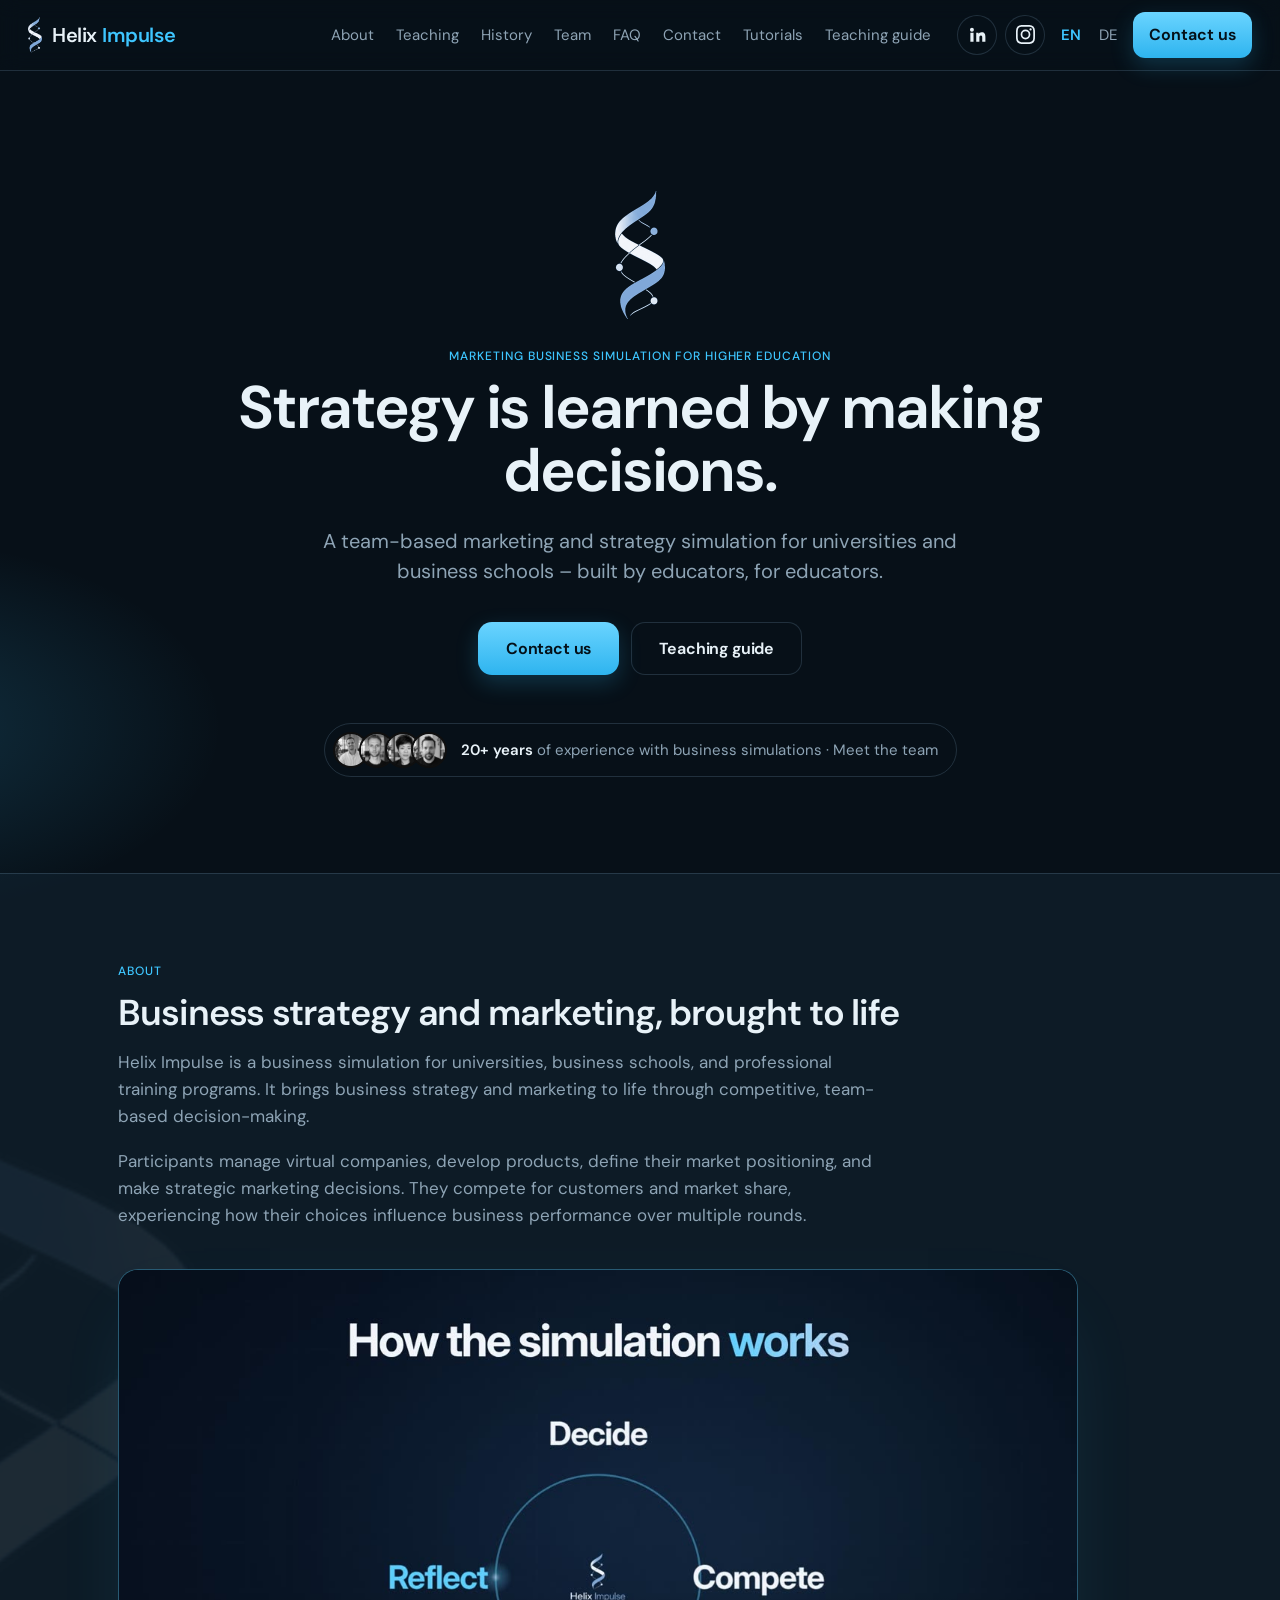
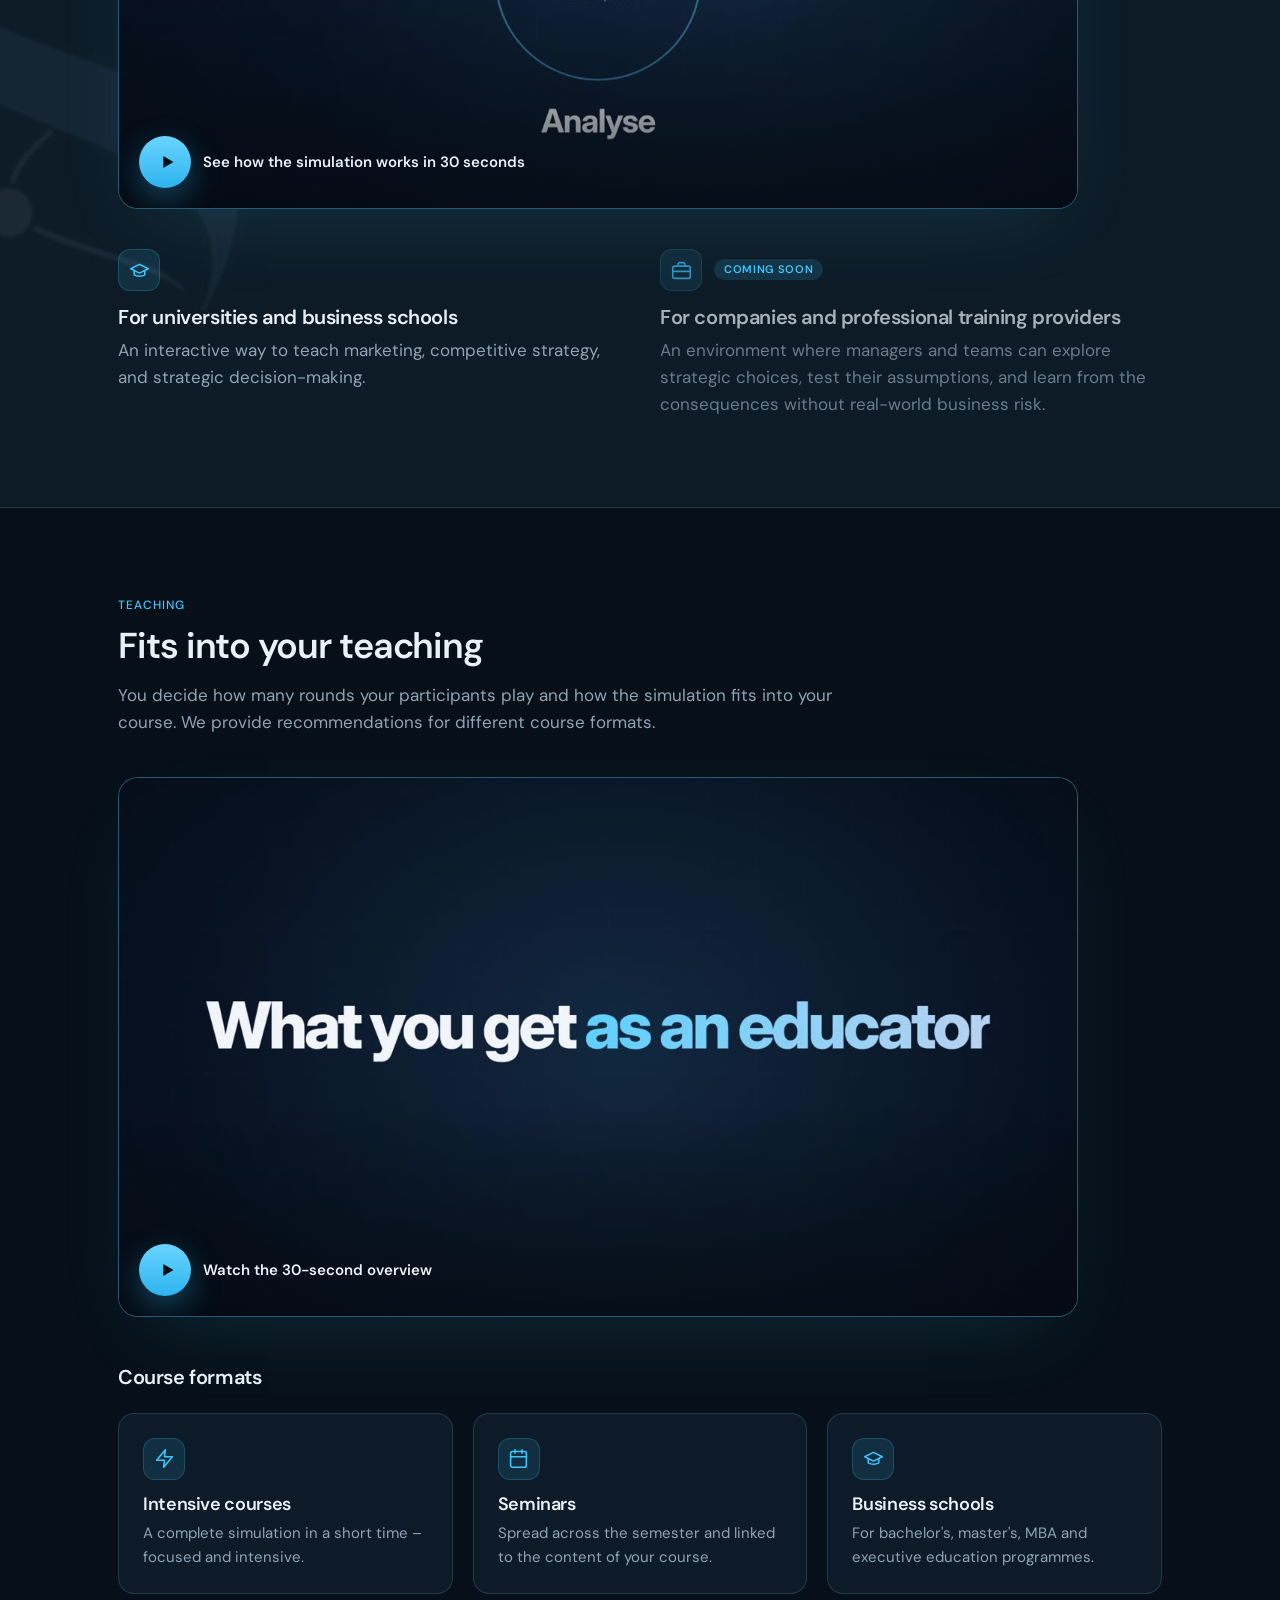
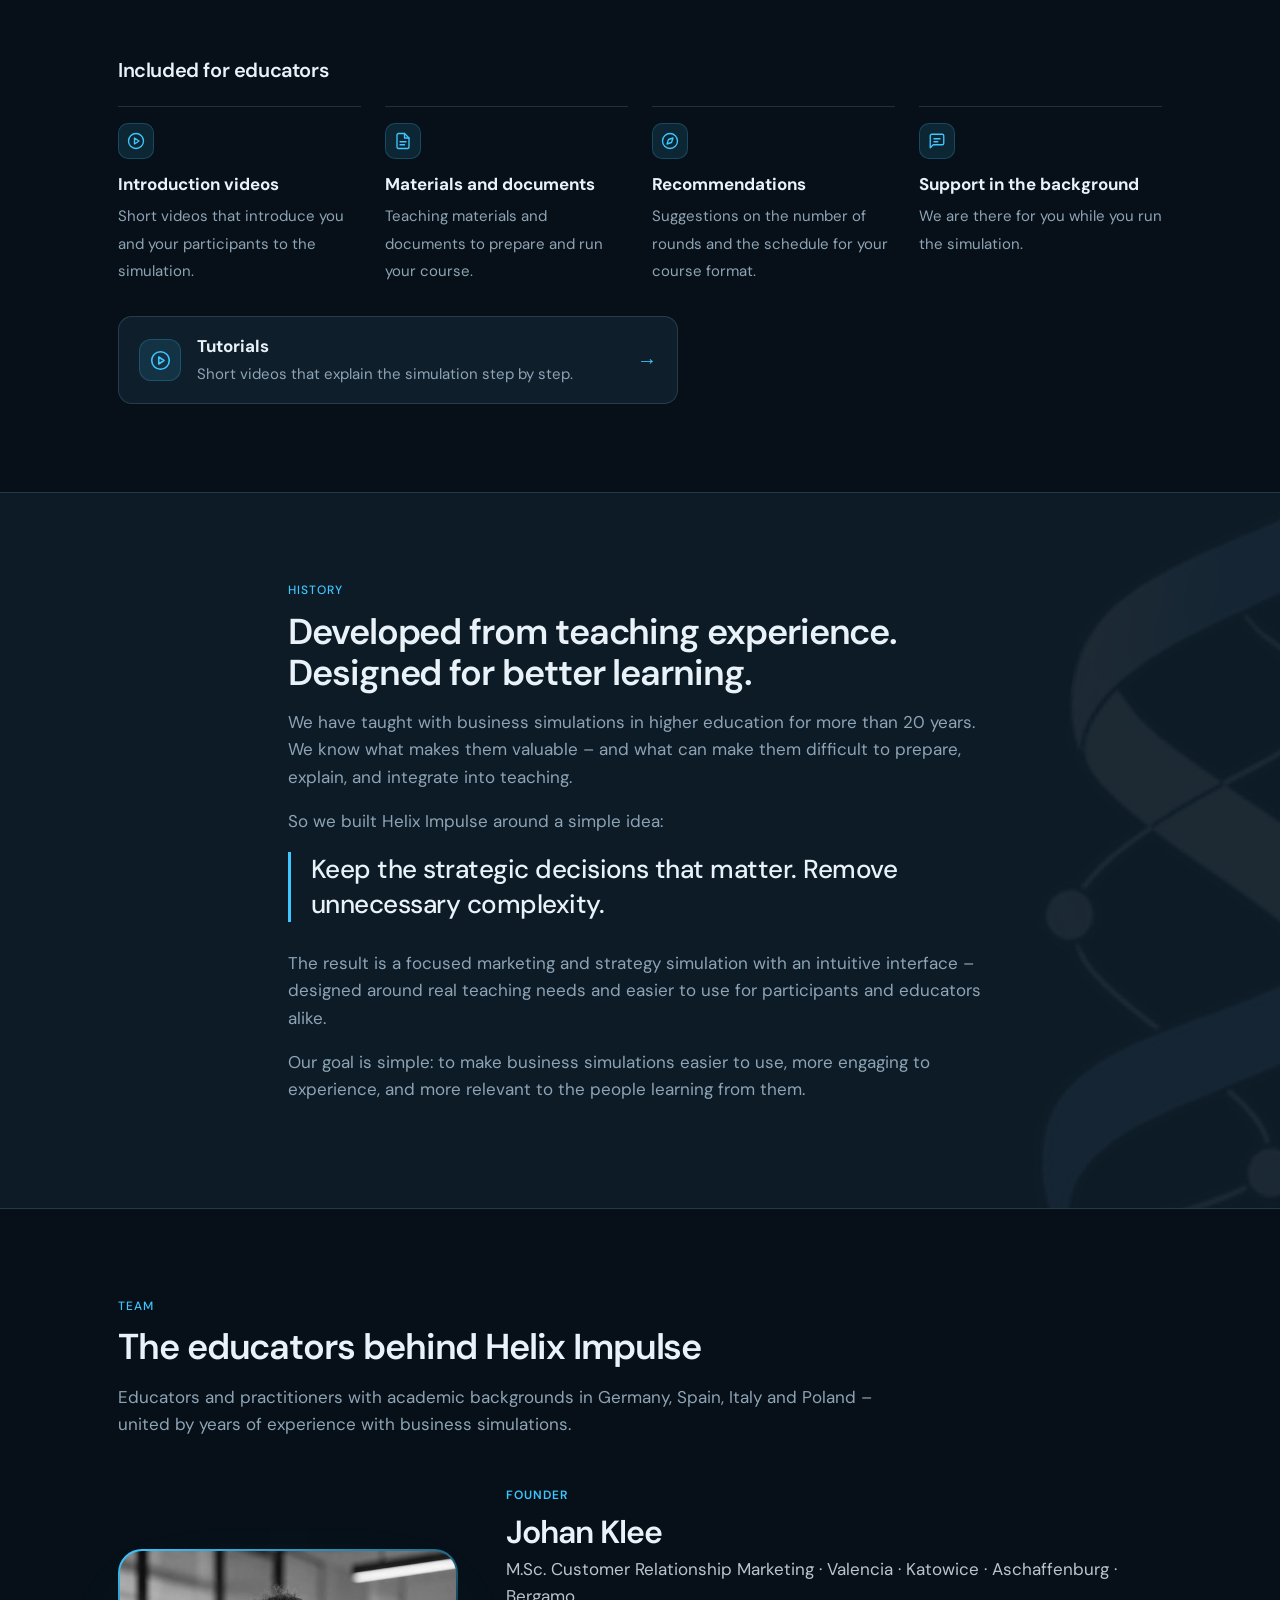
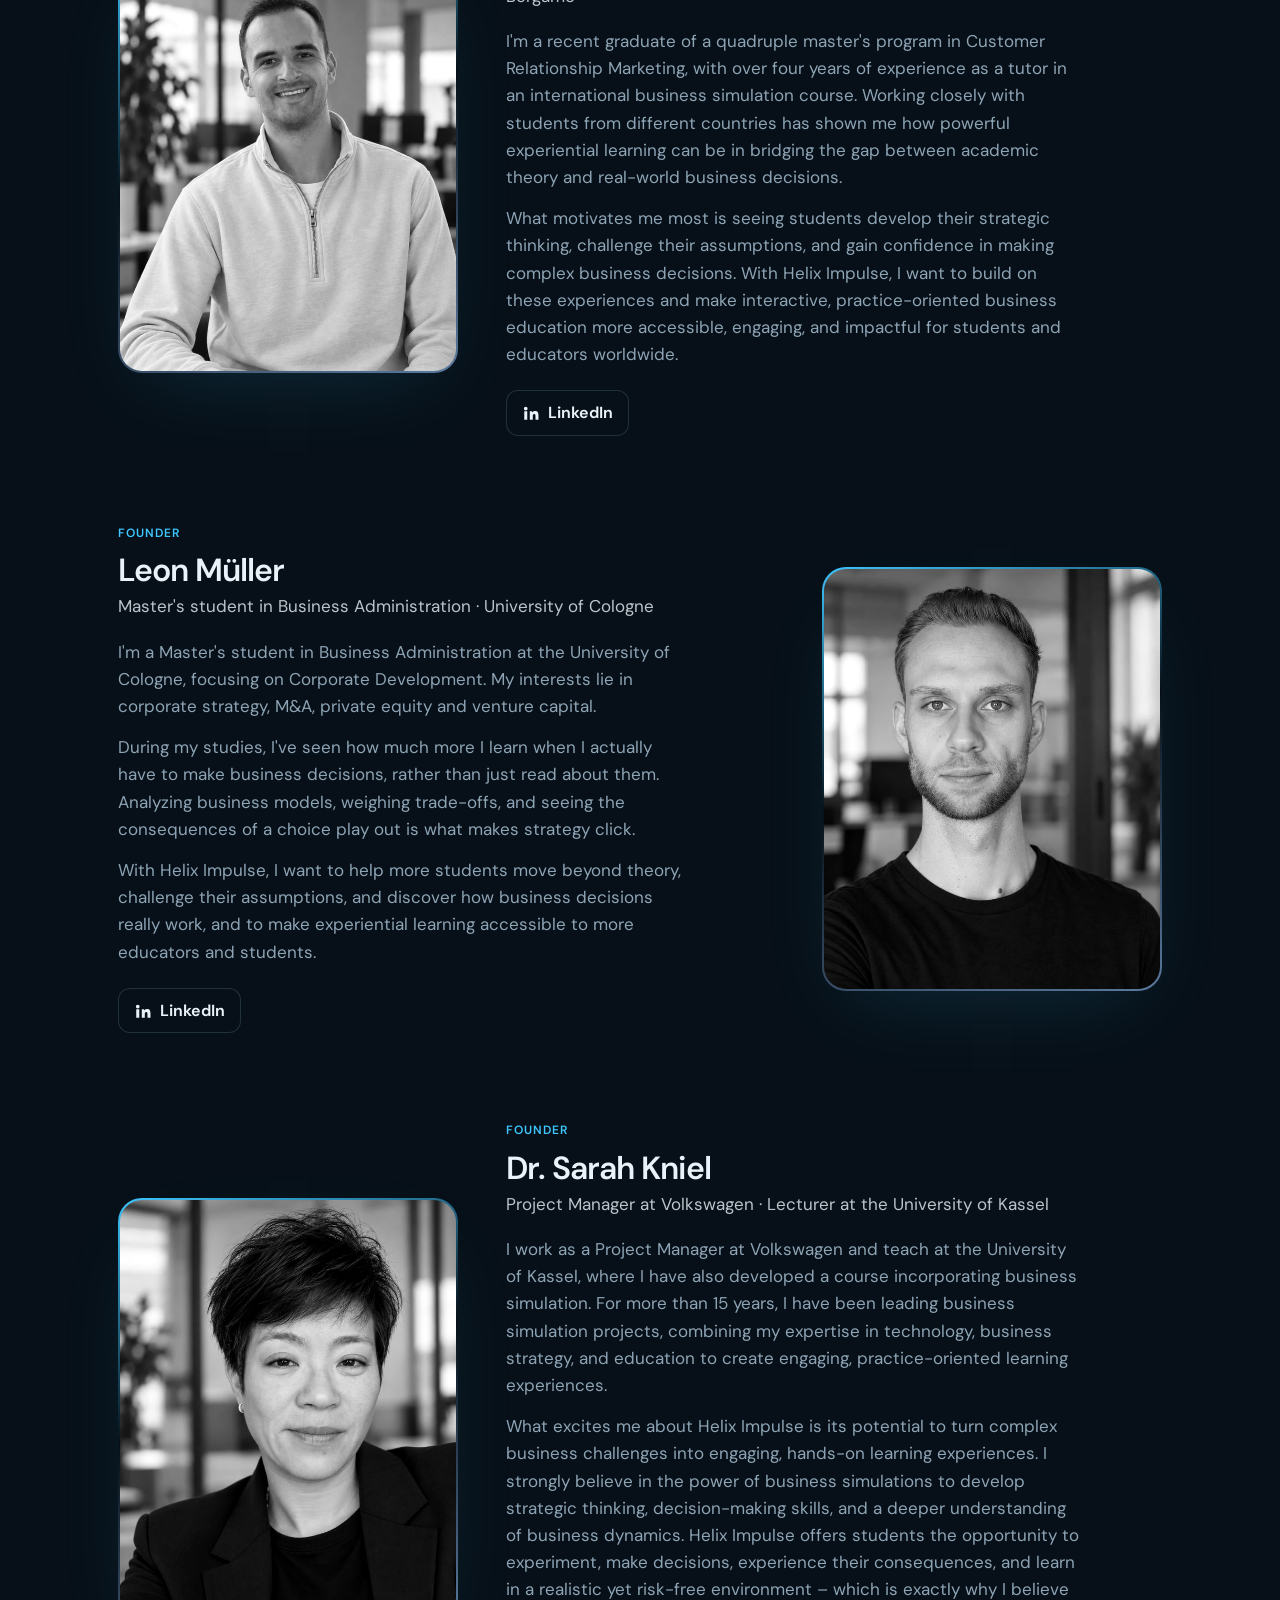
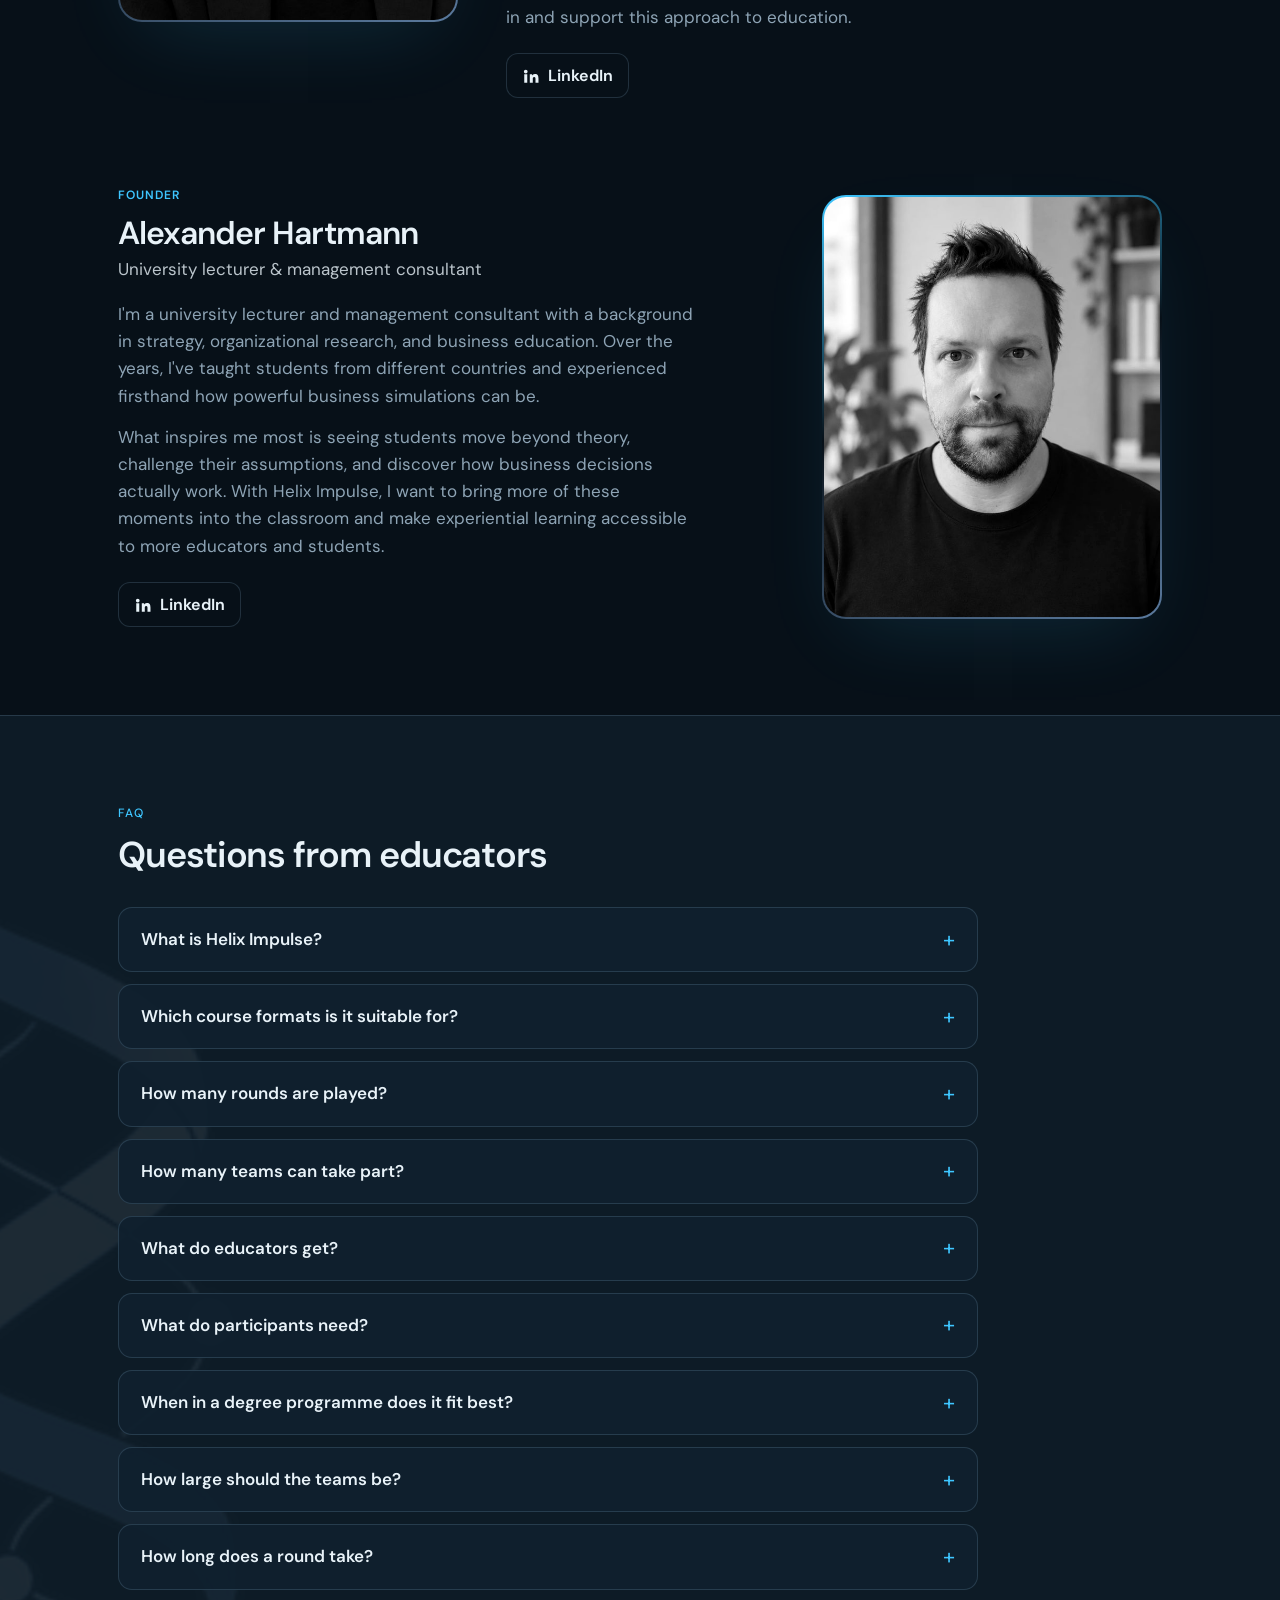
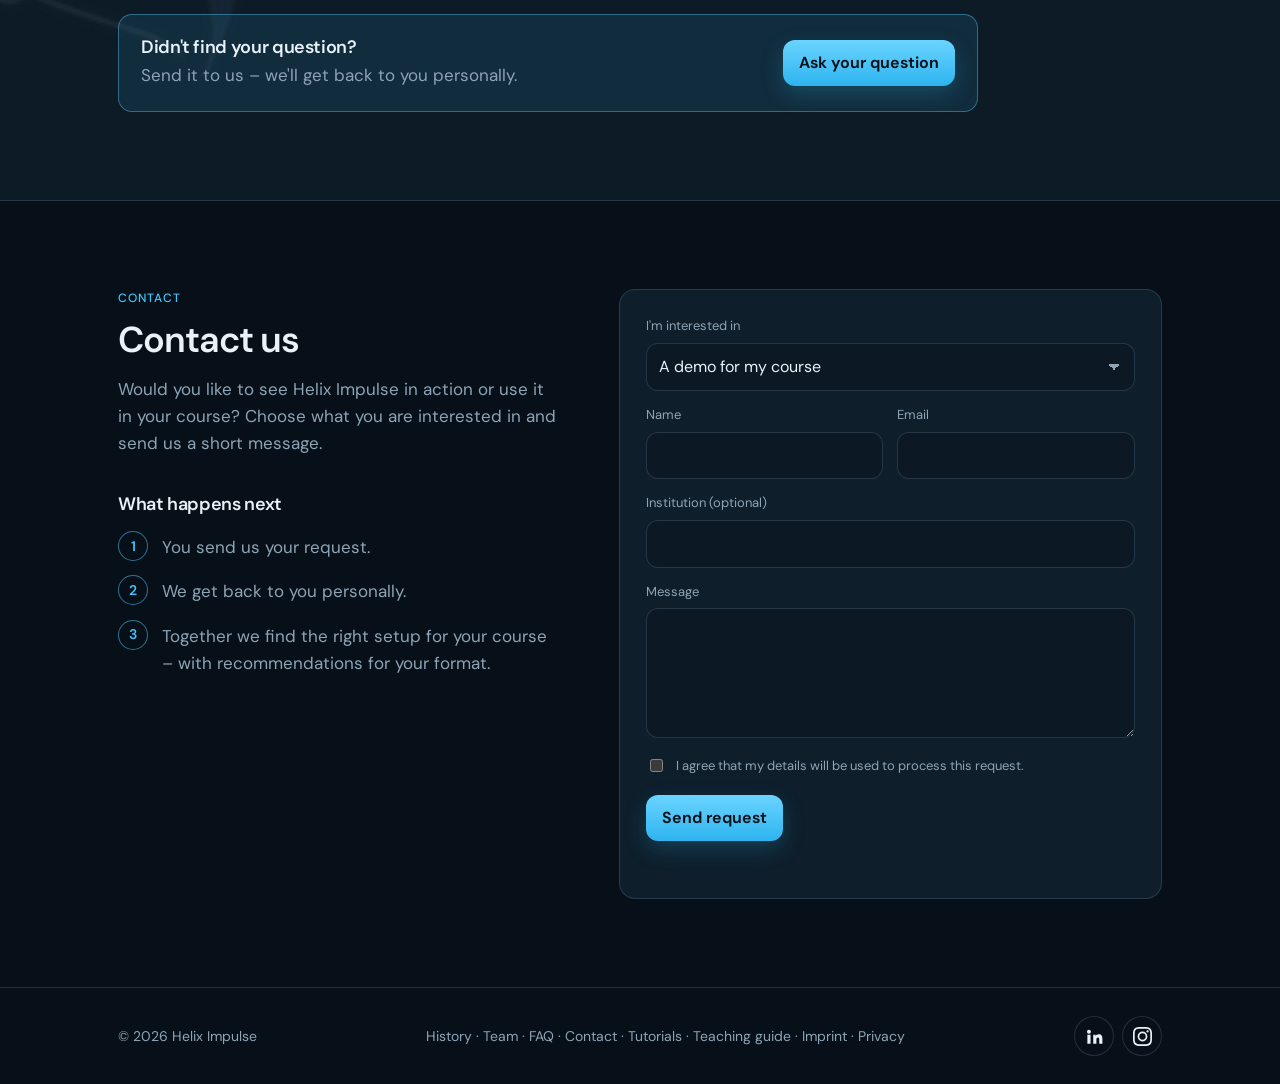
<file: index.html>
<!doctype html>
<html lang="en">
<head>
  <meta charset="utf-8">
  <meta name="viewport" content="width=device-width, initial-scale=1, viewport-fit=cover">
  <title>Helix Impulse – Marketing Business Simulation for Higher Education and Training</title>
  <meta name="description" content="Helix Impulse is a marketing business simulation for universities, business schools and professional training. By educators, for educators.">
  <meta name="theme-color" content="#071018">
  <script data-lang-redirect>
    // Visitors who chose German (or open ?lang=de) get the German page.
    (function () {
      var p = new URLSearchParams(location.search).get('lang'), s = null;
      try { s = localStorage.getItem('helix-locale'); } catch (e) {}
      if (p === 'de' || (!p && s === 'de')) location.replace('de/' + location.hash);
    })();
  </script>
  <link rel="alternate" hreflang="en" href="https://www.heliximpulse.com/">
  <link rel="alternate" hreflang="de" href="https://www.heliximpulse.com/de/">
  <link rel="alternate" hreflang="x-default" href="https://www.heliximpulse.com/">
  <link rel="icon" type="image/png" href="assets/favicon.png">
  <link rel="apple-touch-icon" href="assets/apple-touch-icon.png">
  <link rel="canonical" href="https://www.heliximpulse.com/">
  <meta property="og:type" content="website">
  <meta property="og:site_name" content="Helix Impulse">
  <meta property="og:title" content="Helix Impulse – Marketing Business Simulation for Higher Education and Training">
  <meta property="og:description" content="A marketing business simulation for universities, business schools and professional training. By educators, for educators.">
  <meta property="og:url" content="https://www.heliximpulse.com/">
  <meta property="og:image" content="https://www.heliximpulse.com/assets/og-image.png">
  <meta name="twitter:card" content="summary_large_image">
  <link rel="preload" href="assets/fonts/dm-sans-latin-wght-normal.woff2" as="font" type="font/woff2" crossorigin>
  <link rel="stylesheet" href="assets/fonts.css">
  <style>
    /* Design tokens taken from the Helix Impulse app */
    :root {
      --bg: #071018; --bg-2: #0c1824; --surf: #10202e; --surf-2: #162838;
      --line: rgba(150, 196, 224, .18);
      --ink: #e8f2f8; --muted: #8ea4b5;
      --accent: #3ec6ff; --accent-ink: #041018;
      --glow: rgba(62, 198, 255, .16);
      --font: "DM Sans", "Segoe UI", sans-serif;
      color-scheme: dark;
    }

    * { box-sizing: border-box; }
    html { scroll-behavior: smooth; scroll-padding-top: 72px; }
    body, html { margin: 0; padding: 0; overflow-x: clip; }
    body {
      font-family: var(--font); font-size: 17px; line-height: 1.6; color: var(--ink);
      background:
        radial-gradient(900px 420px at 100% -10%, var(--glow), transparent 55%),
        radial-gradient(700px 380px at -10% 8%, color-mix(in srgb, var(--accent) 18%, transparent), transparent 50%),
        var(--bg);
      min-height: 100vh;
    }
    h1, h2, h3 { font-weight: 600; letter-spacing: -.02em; margin: 0 0 .4em; line-height: 1.2; }
    p { margin: 0 0 1em; }
    a { color: var(--accent); }

    /* Top bar */
    .topbar {
      display: flex; align-items: center; justify-content: space-between; gap: 10px;
      padding: 12px 28px; border-bottom: 1px solid var(--line);
      position: sticky; top: 0; z-index: 8;
      background: color-mix(in srgb, var(--bg) 88%, transparent); backdrop-filter: blur(10px);
    }
    .brand { color: var(--ink); font-weight: 600; font-size: 20px; letter-spacing: -.02em; text-decoration: none; white-space: nowrap; }
    .brand { display: inline-flex; align-items: center; }
    .brand-mark { height: 36px; width: auto; margin-right: 10px; }
    .brand span { color: var(--accent); margin-left: .25em; }
    .row { display: flex; align-items: center; gap: 8px; }
    .nav { display: flex; gap: 2px; margin-right: 8px; }
    .nav a { color: var(--muted); text-decoration: none; padding: 8px 10px; font-size: 15px; }
    .nav a:hover { color: var(--ink); }
    .locale { display: flex; gap: 2px; }
    .locale button { padding: 8px; min-height: 40px; background: transparent; border: 0; cursor: pointer; color: var(--muted); font: inherit; font-size: 15px; }
    .locale button[aria-pressed="true"] { color: var(--accent); font-weight: 600; }

    /* Buttons */
    .btn {
      background: linear-gradient(180deg, #6ad4ff, #2eb4ef); color: var(--accent-ink);
      border: 0; padding: 10px 16px; border-radius: 12px; font: inherit; font-size: 16px; font-weight: 650; cursor: pointer;
      min-height: 44px; display: inline-flex; align-items: center; justify-content: center;
      text-decoration: none; box-shadow: 0 8px 22px rgba(46, 180, 239, .22);
    }
    .btn:hover { filter: brightness(1.05); }
    .topbar-contact .short { display: none; }
    .btn.ghost { background: transparent; color: var(--ink); box-shadow: inset 0 0 0 1px var(--line); }
    .btn.cta { min-height: 52px; padding: 14px 28px; border-radius: 14px; letter-spacing: -.01em; }

    /* Layout */
    .wrap { max-width: 1100px; margin: 0 auto; padding: 0 28px; }
    .narrow { max-width: 760px; }
    .tag { font-size: 12px; letter-spacing: .08em; text-transform: uppercase; color: var(--accent); margin-bottom: 10px; font-weight: 500; }
    section { padding: 88px 0; }
    section h2 { font-size: 36px; line-height: 1.15; letter-spacing: -.03em; margin-bottom: 16px; }
    .muted { color: var(--muted); }
    .alt { background: color-mix(in srgb, var(--surf-2) 45%, transparent); border-top: 1px solid var(--line); border-bottom: 1px solid var(--line); }

    /* Hero */
    .hero { padding: 120px 0 96px; text-align: center; }
    .hero-logo { height: 128px; width: auto; margin: 0 auto 28px; }
    .hero-logo { display: block; }
    .hero h1 { font-size: 60px; line-height: 1.05; font-weight: 650; letter-spacing: -.035em; max-width: 820px; margin: 0 auto 24px; }
    .hero .lead { font-size: 20px; line-height: 1.5; color: var(--muted); max-width: 680px; margin: 0 auto; }
    .hero-actions { display: flex; flex-wrap: wrap; justify-content: center; gap: 12px; margin-top: 36px; }
    .team-strip { display: inline-flex; align-items: center; gap: 14px; margin-top: 48px; padding: 8px 18px 8px 8px; border: 1px solid var(--line); border-radius: 999px; color: var(--muted); font-size: 15px; text-decoration: none; transition: border-color .2s; }
    .team-strip:hover { border-color: color-mix(in srgb, var(--accent) 55%, var(--line)); }
    .team-strip strong { color: var(--ink); font-weight: 600; }
    .faces { display: flex; }
    .faces img { width: 36px; height: 36px; border-radius: 50%; object-fit: cover; object-position: center 20%; border: 2px solid var(--bg); filter: grayscale(1); }
    .faces img + img { margin-left: -10px; }

    /* Simple three-column text blocks */
    .cols { display: grid; grid-template-columns: repeat(3, minmax(0, 1fr)); gap: 40px; margin-top: 40px; }
    .cols h3 { font-size: 20px; }
    .cols p { color: var(--muted); margin: 0; }
    .cols .n { display: block; color: var(--accent); font-weight: 700; font-size: 14px; margin-bottom: 8px; }

    /* History quote */
    .quote { font-size: 26px; line-height: 1.35; letter-spacing: -.02em; font-weight: 500; margin: 8px 0 28px; padding-left: 20px; border-left: 3px solid var(--accent); }
    .cols.two { grid-template-columns: repeat(2, minmax(0, 1fr)); }
    /* Upcoming offers: label sits above the heading so headings stay aligned across columns */
    .upcoming { position: relative; }
    .upcoming h3, .upcoming p { opacity: .7; }
    .soon { position: absolute; left: 54px; top: 10px; padding: 3px 10px; border-radius: 999px; background: color-mix(in srgb, var(--accent) 14%, transparent); color: var(--accent); font-size: 11px; font-weight: 600; letter-spacing: .06em; text-transform: uppercase; line-height: 1.4; white-space: nowrap; }
    .sub { font-size: 20px; margin: 64px 0 0; }
    .sub-first { margin-top: 48px; }
    .cols.formats { gap: 20px; margin-top: 24px; }
    .cols.formats > div { padding: 24px; border: 1px solid var(--line); border-radius: 16px; background: color-mix(in srgb, var(--surf) 70%, transparent); }
    .cols.formats h3 { font-size: 18px; margin: 0 0 6px; }
    .cols.formats p { font-size: 15px; }
    .get { list-style: none; padding: 0; margin: 24px 0 0; display: grid; grid-template-columns: repeat(4, minmax(0, 1fr)); gap: 24px; }
    .get li { border-top: 1px solid var(--line); padding-top: 16px; }
    .get strong { display: block; margin-bottom: 4px; }
    .get span { color: var(--muted); font-size: 15px; }
    select.input { appearance: none; background-image: linear-gradient(45deg, transparent 50%, var(--muted) 50%), linear-gradient(135deg, var(--muted) 50%, transparent 50%); background-position: calc(100% - 20px) 50%, calc(100% - 14px) 50%; background-size: 6px 6px; background-repeat: no-repeat; padding-right: 36px; cursor: pointer; }
    select.input option { background: var(--bg-2); }
    .cols.four { grid-template-columns: repeat(4, minmax(0, 1fr)); gap: 32px; }

    /* Team */
    .people { display: grid; gap: 88px; margin-top: 48px; }
    .person:nth-child(even) { grid-template-columns: minmax(0, 1fr) minmax(0, 340px); }
    .person:nth-child(even) .portrait { order: 2; }
    .person { display: grid; grid-template-columns: minmax(0, 340px) minmax(0, 1fr); gap: 48px; align-items: center; }
    .portrait { margin: 0; position: relative; border-radius: 24px; padding: 2px; background: linear-gradient(160deg, var(--accent), transparent 45%, color-mix(in srgb, #7fa8d8 70%, transparent)); box-shadow: 0 30px 80px -30px var(--glow); }
    .portrait img { display: block; width: 100%; height: auto; aspect-ratio: 4 / 5; object-fit: cover; border-radius: 22px; filter: grayscale(1) contrast(1.05); }
    .role { font-size: 12px; letter-spacing: .08em; text-transform: uppercase; color: var(--accent); font-weight: 600; margin: 0 0 8px; }
    .person-name { font-size: 32px; letter-spacing: -.03em; margin: 0 0 4px; }
    .person-meta { color: var(--ink); opacity: .8; margin: 0 0 18px; }
    .person-body .muted { max-width: 36rem; margin-bottom: 14px; }
    .linkedin { gap: 8px; margin-top: 8px; }
    .linkedin svg { width: 18px; height: 18px; fill: currentColor; }

    /* Icons for columns and lists */
    .ico { display: inline-grid; place-items: center; width: 42px; height: 42px; margin-bottom: 14px; border-radius: 12px; background: color-mix(in srgb, var(--accent) 12%, transparent); border: 1px solid color-mix(in srgb, var(--accent) 22%, transparent); }
    .ico svg { width: 21px; height: 21px; fill: none; stroke: var(--accent); stroke-width: 1.8; stroke-linecap: round; stroke-linejoin: round; }
    .get .ico { width: 36px; height: 36px; border-radius: 10px; margin-bottom: 12px; }
    .get .ico svg { width: 18px; height: 18px; }
    .upcoming .ico { opacity: .7; }

    /* Helix motif from the logo behind the tinted sections, alternating sides */
    #about, #history, #faq { position: relative; overflow: hidden; }
    #about::before, #history::before, #faq::before { content: ""; position: absolute; top: 50%; width: 340px; height: 880px; background: url("assets/logo-mark.png") no-repeat center / contain; opacity: .065; pointer-events: none; }
    #history::before { right: max(-120px, calc((100vw - 1100px) / 2 - 200px)); transform: translateY(-50%) rotate(8deg); }
    #about::before, #faq::before { left: max(-120px, calc((100vw - 1100px) / 2 - 200px)); transform: translateY(-50%) rotate(-8deg) scaleX(-1); }
    #about .wrap, #history .wrap, #faq .wrap { position: relative; }

    /* Overview video */
    .video-card { margin: 40px 0 8px; max-width: 960px; }
    .video-frame { position: relative; aspect-ratio: 16 / 9; border-radius: 20px; overflow: hidden; border: 1px solid color-mix(in srgb, var(--accent) 30%, var(--line)); box-shadow: 0 30px 80px -30px var(--glow); background: #050b12; }
    .video-frame video { display: block; width: 100%; height: 100%; object-fit: cover; }
    .video-play { position: absolute; inset: 0; display: flex; flex-direction: row; align-items: flex-end; justify-content: flex-start; gap: 12px; padding: 0 0 20px 20px; border: 0; background: linear-gradient(180deg, transparent 60%, rgba(4, 10, 18, .7)); color: var(--ink); font: inherit; font-size: 15px; font-weight: 600; cursor: pointer; }
    .video-play svg { width: 52px; height: 52px; padding: 15px 13px 15px 17px; border-radius: 50%; background: linear-gradient(180deg, #6ad4ff, #2eb4ef); fill: var(--accent-ink); box-shadow: 0 10px 30px rgba(46, 180, 239, .35); transition: transform .2s ease; }
    .video-play:hover svg, .video-play:focus-visible svg { transform: scale(1.08); }
    .video-play:focus-visible { outline: 2px solid var(--accent); outline-offset: -4px; }
    .video-frame.playing .video-play { display: none; }
    .video-play span { padding-bottom: 14px; }

    /* Link to the tutorials page */
    .tut-link { display: flex; align-items: center; gap: 16px; margin-top: 32px; padding: 16px 20px; max-width: 560px; border-radius: 14px; border: 1px solid var(--line); background: color-mix(in srgb, var(--surf) 92%, transparent); color: var(--ink); text-decoration: none; transition: border-color .15s ease; }
    .tut-link:hover { border-color: color-mix(in srgb, var(--accent) 55%, var(--line)); }
    .tut-link .ico { margin: 0; flex: none; }
    .tut-link strong { display: block; }
    .tut-link strong + span { color: var(--muted); font-size: 15px; }
    .tut-arrow { margin-left: auto; color: var(--accent); font-size: 20px; transition: transform .15s ease; }
    .tut-link:hover .tut-arrow { transform: translateX(4px); }

    /* FAQ */
    .faq { display: grid; gap: 12px; max-width: 860px; margin-top: 32px; }
    .faq details { background: color-mix(in srgb, var(--surf) 92%, transparent); border: 1px solid var(--line); border-radius: 14px; padding: 0 22px; transition: border-color .15s ease; }
    .faq details[open] { border-color: color-mix(in srgb, var(--accent) 45%, var(--line)); }
    .faq summary { cursor: pointer; list-style: none; display: flex; justify-content: space-between; align-items: center; gap: 16px; padding: 18px 0; font-weight: 600; font-size: 17px; }
    .faq summary::-webkit-details-marker { display: none; }
    .faq summary::after { content: "+"; flex: none; color: var(--accent); font-size: 22px; font-weight: 400; line-height: 1; transition: transform .2s ease; }
    .faq details[open] summary::after { transform: rotate(45deg); }
    .faq summary:focus-visible { outline: 2px solid var(--accent); outline-offset: 4px; border-radius: 4px; }
    .faq details:hover { border-color: color-mix(in srgb, var(--accent) 30%, var(--line)); }
    .faq details[open] summary { color: var(--accent); }
    .faq-a { overflow: hidden; }
    .faq-a p { color: var(--muted); margin: 0 0 18px; max-width: 46rem; }
    .faq-more { display: flex; align-items: center; justify-content: space-between; gap: 20px; flex-wrap: wrap; max-width: 860px; margin-top: 24px; padding: 22px; border-radius: 14px; background: color-mix(in srgb, var(--accent) 10%, transparent); border: 1px solid color-mix(in srgb, var(--accent) 30%, var(--line)); }
    .faq-more h3 { font-size: 18px; margin: 0 0 4px; }
    .next-title { font-size: 18px; margin: 36px 0 16px; }
    .next { list-style: none; margin: 0; padding: 0; display: grid; gap: 14px; }
    .next li { display: flex; gap: 14px; align-items: flex-start; color: var(--muted); }
    .next .n { flex: none; display: inline-grid; place-items: center; width: 30px; height: 30px; border-radius: 50%; font-size: 14px; font-weight: 600; color: var(--accent); box-shadow: inset 0 0 0 1px color-mix(in srgb, var(--accent) 45%, var(--line)); }
    .next li > span:last-child { padding-top: 3px; }
    .faq-more p { color: var(--muted); margin: 0; }

    /* Contact */
    .contact { display: grid; grid-template-columns: .9fr 1.1fr; gap: 56px; align-items: start; }
    form { background: color-mix(in srgb, var(--surf) 92%, transparent); border: 1px solid var(--line); border-radius: 16px; padding: 26px; display: grid; gap: 4px; }
    label { display: block; margin: 10px 0 0; color: var(--muted); font-size: 13px; }
    .input, textarea {
      display: block; width: 100%; margin-top: 6px; background: var(--bg-2); color: var(--ink);
      border: 1px solid var(--line); border-radius: 12px; padding: 10px 12px; min-height: 44px; font: inherit; font-size: 16px;
    }
    textarea { min-height: 130px; resize: vertical; }
    .input:focus, textarea:focus { outline: 2px solid color-mix(in srgb, var(--accent) 50%, transparent); outline-offset: 1px; border-color: var(--accent); }
    .pair { display: grid; grid-template-columns: 1fr 1fr; gap: 14px; }
    .check { display: flex; gap: 10px; align-items: flex-start; margin-top: 14px; }
    .check input { margin-top: 3px; }
    .honey { position: absolute; left: -9999px; width: 1px; height: 1px; opacity: 0; }
    .note.error { color: #ff5d73; }
    .note { color: var(--accent); font-size: 14px; min-height: 1.4em; margin: 8px 0 0; }

    footer { border-top: 1px solid var(--line); padding: 28px 0; color: var(--muted); font-size: 14px; }
    footer .wrap { display: flex; justify-content: space-between; align-items: center; flex-wrap: wrap; gap: 12px; }
    footer a { color: var(--muted); text-decoration: none; }
    footer a:hover { color: var(--ink); }
    .social { display: inline-flex; gap: 8px; align-items: center; } .social a, .mobile-menu .social a.soc { display: inline-flex; align-items: center; justify-content: center; width: 40px; height: 40px; padding: 0; border: 0; border-radius: 50%; color: var(--ink); box-shadow: inset 0 0 0 1px var(--line); transition: color .2s, box-shadow .2s; } .social a:hover, .mobile-menu .social a.soc:hover { color: var(--accent); box-shadow: inset 0 0 0 1px var(--accent); } .social svg { width: 19px; height: 19px; fill: currentColor; } .mobile-menu .social { margin-top: 20px; gap: 10px; } @media (max-width: 640px) { .top-social { display: none; } }

    /* Dropdown menu, shown wherever the inline nav is hidden */
    .menu-toggle { display: none; position: relative; width: 44px; height: 40px; border: 1px solid var(--line); border-radius: 12px; background: transparent; cursor: pointer; }
    .menu-toggle span { position: absolute; left: 12px; right: 12px; height: 2px; border-radius: 2px; background: var(--ink); transition: transform .25s ease, opacity .2s ease; }
    .menu-toggle span:nth-child(1) { top: 13px; }
    .menu-toggle span:nth-child(2) { top: 19px; }
    .menu-toggle span:nth-child(3) { top: 25px; }
    .menu-toggle[aria-expanded="true"] span:nth-child(1) { transform: translateY(6px) rotate(45deg); }
    .menu-toggle[aria-expanded="true"] span:nth-child(2) { opacity: 0; }
    .menu-toggle[aria-expanded="true"] span:nth-child(3) { transform: translateY(-6px) rotate(-45deg); }
    .mobile-menu { position: absolute; left: 0; right: 0; top: 100%; display: grid; padding: 8px 28px 24px; background: var(--bg); border-bottom: 1px solid var(--line); box-shadow: 0 30px 60px -20px rgba(0, 0, 0, .75); animation: menu-in .22s ease; }
    .mobile-menu[hidden] { display: none; }
    .mobile-menu a:not(.btn) { color: var(--ink); text-decoration: none; font-size: 18px; padding: 14px 0; border-bottom: 1px solid var(--line); }
    .mobile-menu a:not(.btn):hover { color: var(--accent); }
    .mobile-menu .btn { margin-top: 20px; }
    @keyframes menu-in { from { opacity: 0; transform: translateY(-8px); } to { opacity: 1; transform: none; } }
    @media (max-width: 1220px) { .nav { display: none; } .menu-toggle { display: inline-block; } }
    @media (max-width: 860px) {
      .hero { padding: 80px 0 64px; }
      .hero h1 { font-size: 42px; }
      .cols, .cols.two, .contact { grid-template-columns: 1fr; gap: 32px; }
      .person, .person:nth-child(even) { grid-template-columns: 1fr; gap: 28px; }
      .person:nth-child(even) .portrait { order: 0; }
      .people { gap: 64px; }
      .portrait { max-width: 340px; }
      .cols.four, .get { grid-template-columns: 1fr 1fr; }
      #history::before { right: -140px; }
      #about::before, #faq::before { left: -140px; }
      #about::before, #history::before, #faq::before { opacity: .05; }
      .video-frame { border-radius: 14px; }
      .video-play { padding: 0 0 10px 10px; }
      .video-play svg { width: 40px; height: 40px; padding: 11px 9px 11px 12px; }
      .video-play span { position: absolute; width: 1px; height: 1px; overflow: hidden; clip: rect(0 0 0 0); }
    }
    @media (max-width: 640px) {
      .wrap, .topbar { padding-left: 16px; padding-right: 16px; }
      .mobile-menu { padding: 4px 16px 20px; }
      .hero h1 { font-size: 34px; line-height: 1.1; }
      .hero-logo { height: 96px; margin-bottom: 20px; }
      .brand-mark { height: 30px; margin-right: 8px; }
      .hero .lead { font-size: 17px; }
      section { padding: 60px 0; }
      section h2 { font-size: 28px; }
      .quote { font-size: 21px; }
      .pair, .get, .cols.four { grid-template-columns: 1fr; }
      .topbar-cta { display: none; }
      .topbar-contact { min-height: 40px; padding: 8px 12px; font-size: 14px; white-space: nowrap; }
      .topbar-contact .long { display: none; }
      .topbar-contact .short { display: inline; }
      .row { gap: 4px; }
      .team-strip { border-radius: 18px; text-align: left; font-size: 14px; }
      .hero-actions .btn { flex: 1 1 100%; }
    }
    .js-reveal .reveal { opacity: 0; transform: translateY(18px); transition: opacity .7s ease, transform .7s ease; }
    .js-reveal .reveal.in { opacity: 1; transform: none; }
    @media (prefers-reduced-motion: reduce) { html { scroll-behavior: auto; } }
  </style>
  <script src="assets/analytics.js" defer></script>
  <script type="application/ld+json">
{
 "@context": "https://schema.org",
 "@graph": [
  {
   "@type": "Organization",
   "@id": "https://www.heliximpulse.com/#organization",
   "name": "Helix Impulse",
   "legalName": "Helix Impulse GbR",
   "url": "https://www.heliximpulse.com/",
   "logo": "https://www.heliximpulse.com/assets/logo-mark.png",
   "address": {
    "@type": "PostalAddress",
    "addressLocality": "Niestetal",
    "postalCode": "34266",
    "addressCountry": "DE"
   },
   "founder": [
    {
     "@type": "Person",
     "name": "Johan Klee",
     "jobTitle": "Founder",
     "description": "M.Sc. Customer Relationship Marketing · Valencia · Katowice · Aschaffenburg · Bergamo",
     "image": "https://www.heliximpulse.com/assets/team-johan-klee.jpg",
     "sameAs": [
      "https://www.linkedin.com/in/johan-klee-14b252242/"
     ]
    },
    {
     "@type": "Person",
     "name": "Leon Müller",
     "jobTitle": "Founder",
     "description": "Master's student in Business Administration · University of Cologne",
     "image": "https://www.heliximpulse.com/assets/team-leon-mueller.jpg",
     "sameAs": [
      "https://www.linkedin.com/in/leon-m%C3%BCller1208/"
     ]
    },
    {
     "@type": "Person",
     "name": "Sarah Kniel",
     "jobTitle": "Founder",
     "description": "Project Manager at Volkswagen · Lecturer at the University of Kassel",
     "image": "https://www.heliximpulse.com/assets/team-sarah-kniel.jpg",
     "sameAs": [
      "https://www.linkedin.com/in/sarahkniel/"
     ],
     "honorificPrefix": "Dr."
    },
    {
     "@type": "Person",
     "name": "Alexander Hartmann",
     "jobTitle": "Founder",
     "description": "University lecturer & management consultant",
     "image": "https://www.heliximpulse.com/assets/team-alexander-hartmann.jpg",
     "sameAs": [
      "https://www.linkedin.com/in/alexanderhartmann-kassel/"
     ]
    }
   ],
   "sameAs": [
    "https://www.linkedin.com/company/heliximpulse/",
    "https://www.instagram.com/heliximpulse/"
   ]
  },
  {
   "@type": "WebSite",
   "@id": "https://www.heliximpulse.com/#website",
   "name": "Helix Impulse",
   "url": "https://www.heliximpulse.com/",
   "inLanguage": [
    "en",
    "de"
   ],
   "publisher": {
    "@id": "https://www.heliximpulse.com/#organization"
   }
  },
  {
   "@type": "Service",
   "@id": "https://www.heliximpulse.com/#simulation",
   "name": "Helix Impulse",
   "serviceType": "Marketing business simulation",
   "description": "Helix Impulse is a business simulation for universities, business schools, and professional training programs. It brings business strategy and marketing to life through competitive, team-based decision-making. Participants manage virtual companies, develop products, define their market positioning, and make strategic marketing decisions. They compete for customers and market share, experiencing how their choices influence business performance over multiple rounds.",
   "provider": {
    "@id": "https://www.heliximpulse.com/#organization"
   },
   "image": "https://www.heliximpulse.com/assets/og-image.png",
   "audience": {
    "@type": "EducationalAudience",
    "educationalRole": "teacher"
   }
  },
  {
   "@type": "FAQPage",
   "mainEntity": [
    {
     "@type": "Question",
     "name": "What is Helix Impulse?",
     "acceptedAnswer": {
      "@type": "Answer",
      "text": "A team-based marketing and strategy simulation for universities and business schools. Participants run virtual companies, compete for customers and market share, and make strategic decisions over several rounds."
     }
    },
    {
     "@type": "Question",
     "name": "Which course formats is it suitable for?",
     "acceptedAnswer": {
      "@type": "Answer",
      "text": "Intensive courses, seminars spread across the semester and programmes at business schools – from bachelor's and master's to MBA and executive education."
     }
    },
    {
     "@type": "Question",
     "name": "How many rounds are played?",
     "acceptedAnswer": {
      "@type": "Answer",
      "text": "You decide. The number of fiscal years varies depending on your course, and we provide recommendations for different formats."
     }
    },
    {
     "@type": "Question",
     "name": "How many teams can take part?",
     "acceptedAnswer": {
      "@type": "Answer",
      "text": "Between 2 and 10 teams compete in one simulation. Each team runs its own company. We recommend 4–6 teams per market."
     }
    },
    {
     "@type": "Question",
     "name": "What do educators get?",
     "acceptedAnswer": {
      "@type": "Answer",
      "text": "Introduction videos, teaching materials and documents, recommendations for your course format and support in the background while you run the simulation."
     }
    },
    {
     "@type": "Question",
     "name": "What do participants need?",
     "acceptedAnswer": {
      "@type": "Answer",
      "text": "Just a web browser. Nothing needs to be installed."
     }
    },
    {
     "@type": "Question",
     "name": "When in a degree programme does it fit best?",
     "acceptedAnswer": {
      "@type": "Answer",
      "text": "Once students know the marketing basics – typically from the second or third year of a bachelor’s degree, or at master’s level. More in our teaching guide."
     }
    },
    {
     "@type": "Question",
     "name": "How large should the teams be?",
     "acceptedAnswer": {
      "@type": "Answer",
      "text": "We typically use 4–6 teams of 3–6 students per market. For larger groups, run parallel markets – for example, 40 students in two markets of four teams each. More in our teaching guide."
     }
    },
    {
     "@type": "Question",
     "name": "How long does a round take?",
     "acceptedAnswer": {
      "@type": "Answer",
      "text": "One full round fits into a 90-minute session: about 20 minutes to set the focus, 50 minutes to play and 20 minutes to review. In an intensive week, teams play 8–12 rounds. More in our teaching guide."
     }
    }
   ]
  },
  {
   "@type": "VideoObject",
   "name": "How the Helix Impulse simulation works",
   "description": "A 30-second overview of how a round of the Helix Impulse marketing business simulation works.",
   "thumbnailUrl": "https://www.heliximpulse.com/assets/video/how-the-simulation-works-poster.jpg",
   "contentUrl": "https://www.heliximpulse.com/assets/video/how-the-simulation-works.mp4",
   "uploadDate": "2026-10-29T17:18:02+00:00",
   "duration": "PT0M30S",
   "inLanguage": "en",
   "publisher": {
    "@id": "https://www.heliximpulse.com/#organization"
   }
  },
  {
   "@type": "VideoObject",
   "name": "What educators get with Helix Impulse",
   "description": "A 30-second overview of what educators receive when they use Helix Impulse in their course.",
   "thumbnailUrl": "https://www.heliximpulse.com/assets/video/what-you-get-poster.jpg",
   "contentUrl": "https://www.heliximpulse.com/assets/video/what-you-get.mp4",
   "uploadDate": "2026-10-29T17:18:02+00:00",
   "duration": "PT0M30S",
   "inLanguage": "en",
   "publisher": {
    "@id": "https://www.heliximpulse.com/#organization"
   }
  }
 ]
}
  </script>
</head>
<body>
  <header class="topbar">
    <a class="brand" href="#top"><img class="brand-mark" src="assets/logo-mark.png" alt="" width="14" height="36">Helix<span>Impulse</span></a>
    <div class="row">
      <nav class="nav" aria-label="Main">
        <a href="#about" data-i18n="nav.about">About</a>
        <a href="#teaching" data-i18n="nav.teaching">Teaching</a>
        <a href="#history" data-i18n="nav.history">History</a>
        <a href="#team" data-i18n="nav.team">Team</a>
        <a href="#faq" data-i18n="nav.faq">FAQ</a>
        <a href="#contact" data-i18n="nav.contact">Contact</a>
        <a href="tutorials.html" data-i18n="nav.tutorials">Tutorials</a>
        <a href="teaching-guide.html" data-i18n="nav.guide">Teaching guide</a>
      </nav>
      <span class="social top-social"><a class="soc" href="https://www.linkedin.com/company/heliximpulse/" target="_blank" rel="noopener" aria-label="Helix Impulse on LinkedIn"><svg viewBox="0 0 24 24" aria-hidden="true"><path d="M4.98 3.5a2.5 2.5 0 1 1 0 5 2.5 2.5 0 0 1 0-5ZM3 9.75h4v11.25H3V9.75Zm6.5 0h3.83v1.54h.06c.53-1 1.84-2.06 3.79-2.06 4.05 0 4.8 2.67 4.8 6.14V21h-4v-4.98c0-1.19-.02-2.72-1.66-2.72-1.66 0-1.92 1.3-1.92 2.63V21h-4V9.75Z"/></svg></a><a class="soc" href="https://www.instagram.com/heliximpulse/" target="_blank" rel="noopener" aria-label="Helix Impulse on Instagram"><svg viewBox="0 0 24 24" aria-hidden="true"><path d="M12 2.2c3.2 0 3.58 0 4.85.07 3.25.15 4.77 1.69 4.92 4.92.06 1.27.07 1.65.07 4.85s0 3.58-.07 4.85c-.15 3.23-1.66 4.77-4.92 4.92-1.27.06-1.65.07-4.85.07s-3.58 0-4.85-.07c-3.26-.15-4.77-1.7-4.92-4.92C2.17 15.58 2.16 15.2 2.16 12s0-3.58.07-4.85C2.38 3.92 3.9 2.38 7.15 2.23 8.42 2.17 8.8 2.16 12 2.16ZM12 0C8.74 0 8.33 0 7.05.07 2.7.27.27 2.69.07 7.05 0 8.33 0 8.74 0 12s0 3.67.07 4.95c.2 4.36 2.62 6.78 6.98 6.98C8.33 24 8.74 24 12 24s3.67 0 4.95-.07c4.35-.2 6.78-2.62 6.98-6.98.06-1.28.07-1.69.07-4.95s0-3.67-.07-4.95C23.73 2.7 21.31.27 16.95.07 15.67 0 15.26 0 12 0Zm0 5.84a6.16 6.16 0 1 0 0 12.32 6.16 6.16 0 0 0 0-12.32ZM12 16a4 4 0 1 1 0-8 4 4 0 0 1 0 8Zm6.4-11.85a1.44 1.44 0 1 0 0 2.88 1.44 1.44 0 0 0 0-2.88Z"/></svg></a></span>
      <div class="locale" role="group" aria-label="Language">
        <button type="button" data-lang="en" aria-pressed="true">EN</button>
        <button type="button" data-lang="de" aria-pressed="false">DE</button>
      </div>
      <a class="btn topbar-contact" href="#contact"><span class="long" data-i18n="nav.cta">Contact us</span><span class="short" data-i18n="nav.ctaShort">Contact</span></a>
      <button type="button" class="menu-toggle" aria-label="Menu" aria-expanded="false" aria-controls="mobile-menu"><span></span><span></span><span></span></button>
    </div>
    <nav class="mobile-menu" id="mobile-menu" aria-label="Main" hidden>
      <a href="#about" data-i18n="nav.about">About</a>
      <a href="#teaching" data-i18n="nav.teaching">Teaching</a>
      <a href="#history" data-i18n="nav.history">History</a>
      <a href="#team" data-i18n="nav.team">Team</a>
      <a href="#faq" data-i18n="nav.faq">FAQ</a>
      <a href="#contact" data-i18n="nav.contact">Contact</a>
      <a href="tutorials.html" data-i18n="nav.tutorials">Tutorials</a>
      <a href="teaching-guide.html" data-i18n="nav.guide">Teaching guide</a>
      <span class="social"><a class="soc" href="https://www.linkedin.com/company/heliximpulse/" target="_blank" rel="noopener" aria-label="Helix Impulse on LinkedIn"><svg viewBox="0 0 24 24" aria-hidden="true"><path d="M4.98 3.5a2.5 2.5 0 1 1 0 5 2.5 2.5 0 0 1 0-5ZM3 9.75h4v11.25H3V9.75Zm6.5 0h3.83v1.54h.06c.53-1 1.84-2.06 3.79-2.06 4.05 0 4.8 2.67 4.8 6.14V21h-4v-4.98c0-1.19-.02-2.72-1.66-2.72-1.66 0-1.92 1.3-1.92 2.63V21h-4V9.75Z"/></svg></a><a class="soc" href="https://www.instagram.com/heliximpulse/" target="_blank" rel="noopener" aria-label="Helix Impulse on Instagram"><svg viewBox="0 0 24 24" aria-hidden="true"><path d="M12 2.2c3.2 0 3.58 0 4.85.07 3.25.15 4.77 1.69 4.92 4.92.06 1.27.07 1.65.07 4.85s0 3.58-.07 4.85c-.15 3.23-1.66 4.77-4.92 4.92-1.27.06-1.65.07-4.85.07s-3.58 0-4.85-.07c-3.26-.15-4.77-1.7-4.92-4.92C2.17 15.58 2.16 15.2 2.16 12s0-3.58.07-4.85C2.38 3.92 3.9 2.38 7.15 2.23 8.42 2.17 8.8 2.16 12 2.16ZM12 0C8.74 0 8.33 0 7.05.07 2.7.27.27 2.69.07 7.05 0 8.33 0 8.74 0 12s0 3.67.07 4.95c.2 4.36 2.62 6.78 6.98 6.98C8.33 24 8.74 24 12 24s3.67 0 4.95-.07c4.35-.2 6.78-2.62 6.98-6.98.06-1.28.07-1.69.07-4.95s0-3.67-.07-4.95C23.73 2.7 21.31.27 16.95.07 15.67 0 15.26 0 12 0Zm0 5.84a6.16 6.16 0 1 0 0 12.32 6.16 6.16 0 0 0 0-12.32ZM12 16a4 4 0 1 1 0-8 4 4 0 0 1 0 8Zm6.4-11.85a1.44 1.44 0 1 0 0 2.88 1.44 1.44 0 0 0 0-2.88Z"/></svg></a></span>
      <a class="btn" href="#contact" data-i18n="hero.cta">Contact us</a>
    </nav>
  </header>

  <main id="top">
    <div class="hero wrap">
      <img class="hero-logo" src="assets/logo-mark.png" alt="Helix Impulse" width="50" height="128">
      <div class="tag" data-i18n="hero.tag">Marketing business simulation for higher education</div>
      <h1 data-i18n="hero.title">Strategy is learned by making decisions.</h1>
      <p class="lead" data-i18n="hero.lead">A team-based marketing and strategy simulation for universities and business schools – built by educators, for educators.</p>
      <div class="hero-actions">
        <a class="btn cta" href="#contact" data-i18n="hero.cta">Contact us</a>
        <a class="btn cta ghost" href="teaching-guide.html" data-i18n="hero.cta2">Teaching guide</a>
      </div>
      <a class="team-strip" href="#team">
        <span class="faces" aria-hidden="true">
          <img src="assets/team-johan-klee.jpg" alt="" width="44" height="44">
          <img src="assets/team-leon-mueller.jpg" alt="" width="44" height="44">
          <img src="assets/team-sarah-kniel.jpg" alt="" width="44" height="44">
          <img src="assets/team-alexander-hartmann.jpg" alt="" width="44" height="44">
        </span>
        <span data-i18n="hero.strip"><strong>20+ years</strong> of experience with business simulations · Meet the team</span>
      </a>
    </div>
  </main>

  <section id="about" class="alt">
    <div class="wrap">
      <div class="tag" data-i18n="ab.tag">About</div>
      <h2 data-i18n="ab.title">Business strategy and marketing, brought to life</h2>
      <div class="narrow">
        <p class="muted" data-i18n="ab.p1">Helix Impulse is a business simulation for universities, business schools, and professional training programs. It brings business strategy and marketing to life through competitive, team-based decision-making.</p>
        <p class="muted" data-i18n="ab.p2">Participants manage virtual companies, develop products, define their market positioning, and make strategic marketing decisions. They compete for customers and market share, experiencing how their choices influence business performance over multiple rounds.</p>
      </div>
      <figure class="video-card">
        <div class="video-frame">
          <video src="assets/video/how-the-simulation-works.mp4" poster="assets/video/how-the-simulation-works-poster.jpg" preload="none" playsinline width="1920" height="1080"></video>
          <button type="button" class="video-play" aria-label="Play video"><svg viewBox="0 0 24 24" aria-hidden="true"><path d="M8 5.5v13l11-6.5-11-6.5Z"/></svg><span data-i18n="vid.round">See how the simulation works in 30 seconds</span></button>
        </div>
      </figure>
      <div class="cols two">
        <div><span class="ico" aria-hidden="true"><svg viewBox="0 0 24 24"><path d="M22 10 12 5 2 10l10 5 10-5Z"/><path d="M6 12v5c3 2 9 2 12 0v-5"/></svg></span><h3 data-i18n="ab.1t">For universities and business schools</h3><p data-i18n="ab.1p">An interactive way to teach marketing, competitive strategy, and strategic decision-making.</p></div>
        <div class="upcoming"><span class="soon" data-i18n="soon">Coming soon</span><span class="ico" aria-hidden="true"><svg viewBox="0 0 24 24"><rect x="2" y="7" width="20" height="14" rx="2"/><path d="M16 7V5a2 2 0 0 0-2-2h-4a2 2 0 0 0-2 2v2M2 13h20"/></svg></span><h3 data-i18n="ab.2t">For companies and professional training providers</h3><p data-i18n="ab.2p">An environment where managers and teams can explore strategic choices, test their assumptions, and learn from the consequences without real-world business risk.</p></div>
      </div>
    </div>
  </section>

  <section id="teaching">
    <div class="wrap">
      <div class="tag" data-i18n="te.tag">Teaching</div>
      <h2 data-i18n="te.title">Fits into your teaching</h2>
      <p class="muted narrow" data-i18n="te.intro">You decide how many rounds your participants play and how the simulation fits into your course. We provide recommendations for different course formats.</p>
      <figure class="video-card">
        <div class="video-frame">
          <video src="assets/video/what-you-get.mp4" poster="assets/video/what-you-get-poster.jpg" preload="none" playsinline width="1920" height="1080"></video>
          <button type="button" class="video-play" aria-label="Play video"><svg viewBox="0 0 24 24" aria-hidden="true"><path d="M8 5.5v13l11-6.5-11-6.5Z"/></svg><span data-i18n="vid.play">Watch the 30-second overview</span></button>
        </div>
      </figure>
      <h3 class="sub sub-first" data-i18n="te.formatsTitle">Course formats</h3>
      <div class="cols formats">
        <div><span class="ico" aria-hidden="true"><svg viewBox="0 0 24 24"><path d="M13 2 3 14h9l-1 8 10-12h-9l1-8Z"/></svg></span><h3 data-i18n="te.1t">Intensive courses</h3><p data-i18n="te.1p">A complete simulation in a short time – focused and intensive.</p></div>
        <div><span class="ico" aria-hidden="true"><svg viewBox="0 0 24 24"><rect x="3" y="4" width="18" height="18" rx="2"/><path d="M16 2v4M8 2v4M3 10h18"/></svg></span><h3 data-i18n="te.2t">Seminars</h3><p data-i18n="te.2p">Spread across the semester and linked to the content of your course.</p></div>
        <div><span class="ico" aria-hidden="true"><svg viewBox="0 0 24 24"><path d="M22 10 12 5 2 10l10 5 10-5Z"/><path d="M6 12v5c3 2 9 2 12 0v-5"/></svg></span><h3 data-i18n="te.3t">Business schools</h3><p data-i18n="te.3p">For bachelor's, master's, MBA and executive education programmes.</p></div>
      </div>

      <h3 class="sub" data-i18n="te.getTitle">Included for educators</h3>
      <ul class="get">
        <li><span class="ico" aria-hidden="true"><svg viewBox="0 0 24 24"><circle cx="12" cy="12" r="10"/><path d="m10 8 6 4-6 4V8Z"/></svg></span><strong data-i18n="te.g1t">Introduction videos</strong><span data-i18n="te.g1p">Short videos that introduce you and your participants to the simulation.</span></li>
        <li><span class="ico" aria-hidden="true"><svg viewBox="0 0 24 24"><path d="M14 2H6a2 2 0 0 0-2 2v16a2 2 0 0 0 2 2h12a2 2 0 0 0 2-2V8Z"/><path d="M14 2v6h6M8 13h8M8 17h6"/></svg></span><strong data-i18n="te.g2t">Materials and documents</strong><span data-i18n="te.g2p">Teaching materials and documents to prepare and run your course.</span></li>
        <li><span class="ico" aria-hidden="true"><svg viewBox="0 0 24 24"><circle cx="12" cy="12" r="10"/><path d="m16 8-2 6-6 2 2-6 6-2Z"/></svg></span><strong data-i18n="te.g3t">Recommendations</strong><span data-i18n="te.g3p">Suggestions on the number of rounds and the schedule for your course format.</span></li>
        <li><span class="ico" aria-hidden="true"><svg viewBox="0 0 24 24"><path d="M21 15a2 2 0 0 1-2 2H7l-4 4V5a2 2 0 0 1 2-2h14a2 2 0 0 1 2 2Z"/><path d="M8 9h8M8 13h5"/></svg></span><strong data-i18n="te.g4t">Support in the background</strong><span data-i18n="te.g4p">We are there for you while you run the simulation.</span></li>
      </ul>
      <a class="tut-link" href="tutorials.html">
        <span class="ico" aria-hidden="true"><svg viewBox="0 0 24 24"><circle cx="12" cy="12" r="10"/><path d="m10 8 6 4-6 4V8Z"/></svg></span>
        <span><strong data-i18n="tl.title">Tutorials</strong><span data-i18n="tl.text">Short videos that explain the simulation step by step.</span></span>
        <span class="tut-arrow" aria-hidden="true">→</span>
      </a>
    </div>
  </section>

  <section id="history" class="alt">
    <div class="wrap narrow">
      <div class="tag" data-i18n="hi.tag">History</div>
      <h2 data-i18n="hi.title">Developed from teaching experience. Designed for better learning.</h2>
      <p class="muted" data-i18n="hi.p1">We have taught with business simulations in higher education for more than 20 years. We know what makes them valuable – and what can make them difficult to prepare, explain, and integrate into teaching.</p>
      <p class="muted" data-i18n="hi.p2">So we built Helix Impulse around a simple idea:</p>
      <p class="quote" data-i18n="hi.quote">Keep the strategic decisions that matter. Remove unnecessary complexity.</p>
      <p class="muted" data-i18n="hi.p3">The result is a focused marketing and strategy simulation with an intuitive interface – designed around real teaching needs and easier to use for participants and educators alike.</p>
      <p class="muted" data-i18n="hi.p4">Our goal is simple: to make business simulations easier to use, more engaging to experience, and more relevant to the people learning from them.</p>
    </div>
  </section>

  <section id="team">
    <div class="wrap">
      <div class="tag" data-i18n="tm.tag">Team</div>
      <h2 data-i18n="tm.title">The educators behind Helix Impulse</h2>
      <p class="muted narrow" data-i18n="tm.intro">Educators and practitioners with academic backgrounds in Germany, Spain, Italy and Poland – united by years of experience with business simulations.</p>
      <div class="people">
        <article class="person">
          <figure class="portrait"><img src="assets/team-johan-klee.jpg" alt="Johan Klee" width="640" height="800" loading="lazy"></figure>
          <div class="person-body">
            <p class="role">Founder</p>
            <h3 class="person-name">Johan Klee</h3>
            <p class="person-meta" data-i18n="tm.2meta">M.Sc. Customer Relationship Marketing · Valencia · Katowice · Aschaffenburg · Bergamo</p>
            <p class="muted" data-i18n="tm.2p1">I'm a recent graduate of a quadruple master's program in Customer Relationship Marketing, with over four years of experience as a tutor in an international business simulation course. Working closely with students from different countries has shown me how powerful experiential learning can be in bridging the gap between academic theory and real-world business decisions.</p>
            <p class="muted" data-i18n="tm.2p2">What motivates me most is seeing students develop their strategic thinking, challenge their assumptions, and gain confidence in making complex business decisions. With Helix Impulse, I want to build on these experiences and make interactive, practice-oriented business education more accessible, engaging, and impactful for students and educators worldwide.</p>
            <a class="btn ghost linkedin" href="https://www.linkedin.com/in/johan-klee-14b252242/" target="_blank" rel="noopener" aria-label="Johan Klee on LinkedIn"><svg viewBox="0 0 24 24" aria-hidden="true"><path d="M4.98 3.5a2.5 2.5 0 1 1 0 5 2.5 2.5 0 0 1 0-5ZM3 9.75h4v11.25H3V9.75Zm6.5 0h3.83v1.54h.06c.53-1 1.84-2.06 3.79-2.06 4.05 0 4.8 2.67 4.8 6.14V21h-4v-4.98c0-1.19-.02-2.72-1.66-2.72-1.66 0-1.92 1.3-1.92 2.63V21h-4V9.75Z"/></svg>LinkedIn</a>
          </div>
        </article>
        <article class="person">
          <figure class="portrait"><img src="assets/team-leon-mueller.jpg" alt="Leon Müller" width="640" height="800" loading="lazy"></figure>
          <div class="person-body">
            <p class="role">Founder</p>
            <h3 class="person-name">Leon Müller</h3>
            <p class="person-meta" data-i18n="tm.4meta">Master's student in Business Administration · University of Cologne</p>
            <p class="muted" data-i18n="tm.4p1">I'm a Master's student in Business Administration at the University of Cologne, focusing on Corporate Development. My interests lie in corporate strategy, M&amp;A, private equity and venture capital.</p>
            <p class="muted" data-i18n="tm.4p2">During my studies, I've seen how much more I learn when I actually have to make business decisions, rather than just read about them. Analyzing business models, weighing trade-offs, and seeing the consequences of a choice play out is what makes strategy click.</p>
            <p class="muted" data-i18n="tm.4p3">With Helix Impulse, I want to help more students move beyond theory, challenge their assumptions, and discover how business decisions really work, and to make experiential learning accessible to more educators and students.</p>
            <a class="btn ghost linkedin" href="https://www.linkedin.com/in/leon-m%C3%BCller1208/" target="_blank" rel="noopener" aria-label="Leon Müller on LinkedIn"><svg viewBox="0 0 24 24" aria-hidden="true"><path d="M4.98 3.5a2.5 2.5 0 1 1 0 5 2.5 2.5 0 0 1 0-5ZM3 9.75h4v11.25H3V9.75Zm6.5 0h3.83v1.54h.06c.53-1 1.84-2.06 3.79-2.06 4.05 0 4.8 2.67 4.8 6.14V21h-4v-4.98c0-1.19-.02-2.72-1.66-2.72-1.66 0-1.92 1.3-1.92 2.63V21h-4V9.75Z"/></svg>LinkedIn</a>
          </div>
        </article>
        <article class="person">
          <figure class="portrait"><img src="assets/team-sarah-kniel.jpg" alt="Dr. Sarah Kniel" width="640" height="800" loading="lazy"></figure>
          <div class="person-body">
            <p class="role">Founder</p>
            <h3 class="person-name">Dr. Sarah Kniel</h3>
            <p class="person-meta" data-i18n="tm.3meta">Project Manager at Volkswagen · Lecturer at the University of Kassel</p>
            <p class="muted" data-i18n="tm.3p1">I work as a Project Manager at Volkswagen and teach at the University of Kassel, where I have also developed a course incorporating business simulation. For more than 15 years, I have been leading business simulation projects, combining my expertise in technology, business strategy, and education to create engaging, practice-oriented learning experiences.</p>
            <p class="muted" data-i18n="tm.3p2">What excites me about Helix Impulse is its potential to turn complex business challenges into engaging, hands-on learning experiences. I strongly believe in the power of business simulations to develop strategic thinking, decision-making skills, and a deeper understanding of business dynamics. Helix Impulse offers students the opportunity to experiment, make decisions, experience their consequences, and learn in a realistic yet risk-free environment – which is exactly why I believe in and support this approach to education.</p>
            <a class="btn ghost linkedin" href="https://www.linkedin.com/in/sarahkniel/" target="_blank" rel="noopener" aria-label="Dr. Sarah Kniel on LinkedIn"><svg viewBox="0 0 24 24" aria-hidden="true"><path d="M4.98 3.5a2.5 2.5 0 1 1 0 5 2.5 2.5 0 0 1 0-5ZM3 9.75h4v11.25H3V9.75Zm6.5 0h3.83v1.54h.06c.53-1 1.84-2.06 3.79-2.06 4.05 0 4.8 2.67 4.8 6.14V21h-4v-4.98c0-1.19-.02-2.72-1.66-2.72-1.66 0-1.92 1.3-1.92 2.63V21h-4V9.75Z"/></svg>LinkedIn</a>
          </div>
        </article>
        <article class="person">
          <figure class="portrait"><img src="assets/team-alexander-hartmann.jpg" alt="Alexander Hartmann" width="640" height="800" loading="lazy"></figure>
          <div class="person-body">
            <p class="role">Founder</p>
            <h3 class="person-name">Alexander Hartmann</h3>
            <p class="person-meta" data-i18n="tm.1meta">University lecturer &amp; management consultant</p>
            <p class="muted" data-i18n="tm.1p1">I'm a university lecturer and management consultant with a background in strategy, organizational research, and business education. Over the years, I've taught students from different countries and experienced firsthand how powerful business simulations can be.</p>
            <p class="muted" data-i18n="tm.1p2">What inspires me most is seeing students move beyond theory, challenge their assumptions, and discover how business decisions actually work. With Helix Impulse, I want to bring more of these moments into the classroom and make experiential learning accessible to more educators and students.</p>
            <a class="btn ghost linkedin" href="https://www.linkedin.com/in/alexanderhartmann-kassel/" target="_blank" rel="noopener" aria-label="Alexander Hartmann on LinkedIn"><svg viewBox="0 0 24 24" aria-hidden="true"><path d="M4.98 3.5a2.5 2.5 0 1 1 0 5 2.5 2.5 0 0 1 0-5ZM3 9.75h4v11.25H3V9.75Zm6.5 0h3.83v1.54h.06c.53-1 1.84-2.06 3.79-2.06 4.05 0 4.8 2.67 4.8 6.14V21h-4v-4.98c0-1.19-.02-2.72-1.66-2.72-1.66 0-1.92 1.3-1.92 2.63V21h-4V9.75Z"/></svg>LinkedIn</a>
          </div>
        </article>
      </div>
    </div>
  </section>

  <section id="faq" class="alt">
    <div class="wrap">
      <div class="tag" data-i18n="faq.tag">FAQ</div>
      <h2 data-i18n="faq.title">Questions from educators</h2>
      <div class="faq">
        <details>
          <summary data-i18n="faq.q1">What is Helix Impulse?</summary>
          <div class="faq-a"><p data-i18n="faq.a1">A team-based marketing and strategy simulation for universities and business schools. Participants run virtual companies, compete for customers and market share, and make strategic decisions over several rounds.</p></div>
        </details>
        <details>
          <summary data-i18n="faq.q2">Which course formats is it suitable for?</summary>
          <div class="faq-a"><p data-i18n="faq.a2">Intensive courses, seminars spread across the semester and programmes at business schools – from bachelor's and master's to MBA and executive education.</p></div>
        </details>
        <details>
          <summary data-i18n="faq.q3">How many rounds are played?</summary>
          <div class="faq-a"><p data-i18n="faq.a3">You decide. The number of fiscal years varies depending on your course, and we provide recommendations for different formats.</p></div>
        </details>
        <details>
          <summary data-i18n="faq.q4">How many teams can take part?</summary>
          <div class="faq-a"><p data-i18n="faq.a4">Between 2 and 10 teams compete in one simulation. Each team runs its own company. We recommend 4–6 teams per market.</p></div>
        </details>
        <details>
          <summary data-i18n="faq.q5">What do educators get?</summary>
          <div class="faq-a"><p data-i18n="faq.a5">Introduction videos, teaching materials and documents, recommendations for your course format and support in the background while you run the simulation.</p></div>
        </details>
        <details>
          <summary data-i18n="faq.q6">What do participants need?</summary>
          <div class="faq-a"><p data-i18n="faq.a6">Just a web browser. Nothing needs to be installed.</p></div>
        </details>
        <details>
          <summary data-i18n="faq.q7">When in a degree programme does it fit best?</summary>
          <div class="faq-a"><p data-i18n="faq.a7">Once students know the marketing basics – typically from the second or third year of a bachelor’s degree, or at master’s level. More in our <a href="teaching-guide.html#simulation">teaching guide</a>.</p></div>
        </details>
        <details>
          <summary data-i18n="faq.q8">How large should the teams be?</summary>
          <div class="faq-a"><p data-i18n="faq.a8">We typically use 4–6 teams of 3–6 students per market. For larger groups, run parallel markets – for example, 40 students in two markets of four teams each. More in our <a href="teaching-guide.html#classroom">teaching guide</a>.</p></div>
        </details>
        <details>
          <summary data-i18n="faq.q9">How long does a round take?</summary>
          <div class="faq-a"><p data-i18n="faq.a9">One full round fits into a 90-minute session: about 20 minutes to set the focus, 50 minutes to play and 20 minutes to review. In an intensive week, teams play 8–12 rounds. More in our <a href="teaching-guide.html#formats">teaching guide</a>.</p></div>
        </details>
      </div>
      <div class="faq-more">
        <div>
          <h3 data-i18n="faq.moreTitle">Didn't find your question?</h3>
          <p data-i18n="faq.moreText">Send it to us – we'll get back to you personally.</p>
        </div>
        <a class="btn" href="#contact" id="ask-question" data-i18n="faq.moreCta">Ask your question</a>
      </div>
    </div>
  </section>

  <section id="contact">
    <div class="wrap contact">
      <div class="contact-info">
        <div class="tag" data-i18n="ct.tag">Contact</div>
        <h2 data-i18n="ct.title">Contact us</h2>
        <p class="muted" data-i18n="ct.intro">Would you like to see Helix Impulse in action or use it in your course? Choose what you are interested in and send us a short message.</p>
        <h3 class="next-title" data-i18n="ct.nextTitle">What happens next</h3>
        <ol class="next">
          <li><span class="n">1</span><span data-i18n="ct.n1">You send us your request.</span></li>
          <li><span class="n">2</span><span data-i18n="ct.n2">We get back to you personally.</span></li>
          <li><span class="n">3</span><span data-i18n="ct.n3">Together we find the right setup for your course – with recommendations for your format.</span></li>
        </ol>
      </div>
      <form id="contact-form" novalidate>
        <label style="margin-top:0"><span data-i18n="f.type">I'm interested in</span>
          <select class="input" name="type">
            <option value="Demo for a course" data-i18n="f.t1">A demo for my course</option>
            <option value="License" data-i18n="f.t4">A license for my institution</option>
            <option value="General question" data-i18n="f.t2">A general question</option>
            <option value="Professional training" data-i18n="f.t3">Professional training (coming soon)</option>
          </select>
        </label>
        <div class="pair">
          <label><span data-i18n="f.name">Name</span><input class="input" name="name" autocomplete="name" required></label>
          <label><span data-i18n="f.email">Email</span><input class="input" name="email" type="email" autocomplete="email" required></label>
        </div>
        <label><span data-i18n="f.org">Institution (optional)</span><input class="input" name="org" autocomplete="organization"></label>
        <label><span data-i18n="f.msg">Message</span><textarea name="message" required></textarea></label>
        <input type="text" name="botcheck" class="honey" tabindex="-1" autocomplete="off" aria-hidden="true">
        <label class="check"><input type="checkbox" name="consent" required><span data-i18n="f.consent">I agree that my details will be used to process this request.</span></label>
        <div style="margin-top:14px"><button class="btn" type="submit" data-i18n="f.submit">Send request</button></div>
        <p class="note" id="form-note" role="status"></p>
      </form>
    </div>
  </section>


  <footer>
    <div class="wrap">
      <span>© <span id="y"></span> Helix Impulse</span>
      <span><a href="#history" data-i18n="nav.history">History</a> · <a href="#team" data-i18n="nav.team">Team</a> · <a href="#faq" data-i18n="nav.faq">FAQ</a> · <a href="#contact" data-i18n="nav.contact">Contact</a> · <a href="tutorials.html" data-i18n="nav.tutorials">Tutorials</a> · <a href="teaching-guide.html" data-i18n="nav.guide">Teaching guide</a> · <a href="impressum.html" data-i18n="ft.imprint">Imprint</a> · <a href="datenschutz.html" data-i18n="ft.privacy">Privacy</a></span>

      <span class="social"><a href="https://www.linkedin.com/company/heliximpulse/" target="_blank" rel="noopener" aria-label="Helix Impulse on LinkedIn"><svg viewBox="0 0 24 24" aria-hidden="true"><path d="M4.98 3.5a2.5 2.5 0 1 1 0 5 2.5 2.5 0 0 1 0-5ZM3 9.75h4v11.25H3V9.75Zm6.5 0h3.83v1.54h.06c.53-1 1.84-2.06 3.79-2.06 4.05 0 4.8 2.67 4.8 6.14V21h-4v-4.98c0-1.19-.02-2.72-1.66-2.72-1.66 0-1.92 1.3-1.92 2.63V21h-4V9.75Z"/></svg></a><a href="https://www.instagram.com/heliximpulse/" target="_blank" rel="noopener" aria-label="Helix Impulse on Instagram"><svg viewBox="0 0 24 24" aria-hidden="true"><path d="M12 2.2c3.2 0 3.58 0 4.85.07 3.25.15 4.77 1.69 4.92 4.92.06 1.27.07 1.65.07 4.85s0 3.58-.07 4.85c-.15 3.23-1.66 4.77-4.92 4.92-1.27.06-1.65.07-4.85.07s-3.58 0-4.85-.07c-3.26-.15-4.77-1.7-4.92-4.92C2.17 15.58 2.16 15.2 2.16 12s0-3.58.07-4.85C2.38 3.92 3.9 2.38 7.15 2.23 8.42 2.17 8.8 2.16 12 2.16ZM12 0C8.74 0 8.33 0 7.05.07 2.7.27.27 2.69.07 7.05 0 8.33 0 8.74 0 12s0 3.67.07 4.95c.2 4.36 2.62 6.78 6.98 6.98C8.33 24 8.74 24 12 24s3.67 0 4.95-.07c4.35-.2 6.78-2.62 6.98-6.98.06-1.28.07-1.69.07-4.95s0-3.67-.07-4.95C23.73 2.7 21.31.27 16.95.07 15.67 0 15.26 0 12 0Zm0 5.84a6.16 6.16 0 1 0 0 12.32 6.16 6.16 0 0 0 0-12.32ZM12 16a4 4 0 1 1 0-8 4 4 0 0 1 0 8Zm6.4-11.85a1.44 1.44 0 1 0 0 2.88 1.44 1.44 0 0 0 0-2.88Z"/></svg></a></span>
    </div>
  </footer>

  <script>
    // English is the source text in the markup; German is applied on demand.
    const DE = {
      'meta.title': 'Helix Impulse – Marketing-Unternehmenssimulation für Hochschullehre und Weiterbildung',
      'meta.desc': 'Helix Impulse ist eine Marketing-Unternehmenssimulation für Hochschulen, Business Schools und berufliche Weiterbildung. Von Lehrenden für Lehrende.',
      'nav.about': 'Über uns', 'nav.teaching': 'Lehre', 'nav.history': 'Geschichte', 'nav.team': 'Team', 'nav.faq': 'FAQ', 'nav.tutorials': 'Tutorials', 'nav.guide': 'Leitfaden', 'ft.imprint': 'Impressum', 'ft.privacy': 'Datenschutz', 'nav.contact': 'Kontakt', 'nav.cta': 'Kontakt aufnehmen', 'nav.ctaShort': 'Kontakt',
      'hero.tag': 'Marketing-Unternehmenssimulation für die Hochschullehre',
      'hero.title': 'Strategie lernt man, indem man entscheidet.',
      'hero.lead': 'Eine teambasierte Marketing- und Strategiesimulation für Hochschulen und Business Schools – von Lehrenden für Lehrende.',
      'hero.secondary': 'Mehr erfahren',
      'hero.cta': 'Kontakt aufnehmen', 'hero.cta2': 'Zum Leitfaden',
      'hero.strip': '<strong>Über 20 Jahre</strong> Erfahrung mit Unternehmenssimulationen · Zum Team',
      'ab.tag': 'Über uns', 'ab.title': 'Unternehmensstrategie und Marketing zum Erleben',
      'ab.p1': 'Helix Impulse ist eine Unternehmenssimulation für Hochschulen, Business Schools und berufliche Weiterbildung. Sie macht Unternehmensstrategie und Marketing durch wettbewerbsorientierte Entscheidungen im Team erlebbar.',
      'ab.p2': 'Die Teilnehmenden führen virtuelle Unternehmen, entwickeln Produkte, legen ihre Marktpositionierung fest und treffen strategische Marketingentscheidungen. Sie konkurrieren um Kundschaft und Marktanteile und erleben über mehrere Runden, wie ihre Entscheidungen den Unternehmenserfolg beeinflussen.',
      'ab.1t': 'Für Hochschulen und Business Schools', 'ab.1p': 'Eine interaktive Möglichkeit, Marketing, Wettbewerbsstrategie und strategische Entscheidungsfindung zu lehren.',
      'ab.2t': 'Für Unternehmen und Weiterbildungsanbieter', 'ab.2p': 'Ein Umfeld, in dem Führungskräfte und Teams strategische Optionen erkunden, ihre Annahmen überprüfen und aus den Folgen lernen können – ohne reales unternehmerisches Risiko.',
      'soon': 'Demnächst',
      'te.tag': 'Lehre', 'te.title': 'Passt in Ihre Lehre',
      'te.intro': 'Sie entscheiden, wie viele Runden gespielt werden und wie sich die Simulation in Ihre Veranstaltung einfügt. Wir geben Ihnen Empfehlungen für verschiedene Formate.',
      'te.1t': 'Intensivkurse', 'te.1p': 'Eine vollständige Simulation in kurzer Zeit – fokussiert und intensiv.',
      'te.2t': 'Seminare', 'te.2p': 'Über das Semester verteilt und mit den Inhalten Ihrer Veranstaltung verknüpft.',
      'te.3t': 'Business Schools', 'te.3p': 'Für Bachelor, Master, MBA und Executive Education.',
      'vid.play': 'Überblick in 30 Sekunden ansehen',
      'vid.round': 'In 30 Sekunden sehen, wie die Simulation funktioniert',
      'tl.title': 'Tutorials', 'tl.text': 'Kurze Videos, die die Simulation Schritt für Schritt erklären.',
      'ct.nextTitle': 'So geht es weiter', 'ct.n1': 'Sie senden uns Ihre Anfrage.', 'ct.n2': 'Wir melden uns persönlich bei Ihnen.', 'ct.n3': 'Gemeinsam finden wir das passende Setup für Ihren Kurs – mit Empfehlungen für Ihr Format.',
      'te.formatsTitle': 'Kursformate',
      'te.getTitle': 'Für Lehrende inklusive',
      'te.g1t': 'Einführungsvideos', 'te.g1p': 'Kurze Videos, die Sie und Ihre Teilnehmenden in die Simulation einführen.',
      'te.g2t': 'Materialien und Unterlagen', 'te.g2p': 'Lehrmaterialien und Unterlagen, um Ihre Veranstaltung vorzubereiten und durchzuführen.',
      'te.g3t': 'Empfehlungen', 'te.g3p': 'Vorschläge zur Zahl der Runden und zum Zeitplan für Ihr Format.',
      'te.g4t': 'Support im Hintergrund', 'te.g4p': 'Wir sind für Sie da, während Sie die Simulation durchführen.',
      'hi.tag': 'Geschichte', 'hi.title': 'Aus der Lehrpraxis entwickelt. Für besseres Lernen gestaltet.',
      'hi.p1': 'Wir unterrichten seit mehr als 20 Jahren mit Unternehmenssimulationen an Hochschulen. Wir wissen, was sie wertvoll macht – und was es schwer machen kann, sie vorzubereiten, zu erklären und in die Lehre einzubinden.',
      'hi.p2': 'Deshalb haben wir Helix Impulse um eine einfache Idee herum gebaut:',
      'hi.quote': 'Die strategischen Entscheidungen behalten, die zählen. Unnötige Komplexität weglassen.',
      'hi.p3': 'Das Ergebnis ist eine fokussierte Marketing- und Strategiesimulation mit intuitiver Oberfläche – ausgerichtet auf echte Anforderungen der Lehre und leichter zu nutzen für Teilnehmende wie Lehrende.',
      'hi.p4': 'Unser Ziel ist einfach: Unternehmenssimulationen sollen leichter einzusetzen, spannender zu erleben und relevanter für die Menschen sein, die mit ihnen lernen.',
      'tm.tag': 'Team', 'tm.title': 'Die Lehrenden hinter Helix Impulse',
      'tm.intro': 'Lehrende und Praktiker mit akademischem Hintergrund in Deutschland, Spanien, Italien und Polen – verbunden durch langjährige Erfahrung mit Unternehmenssimulationen.',
      'tm.1meta': 'Hochschuldozent &amp; Unternehmensberater',
      'tm.1p1': 'Ich bin Hochschuldozent und Unternehmensberater mit einem Hintergrund in Strategie, Organisationsforschung und Managementausbildung. Über die Jahre habe ich Studierende aus vielen Ländern unterrichtet und selbst erlebt, wie wirkungsvoll Unternehmenssimulationen sein können.',
      'tm.1p2': 'Am meisten begeistert mich, wenn Studierende über die Theorie hinausgehen, ihre Annahmen hinterfragen und entdecken, wie unternehmerische Entscheidungen tatsächlich funktionieren. Mit Helix Impulse möchte ich mehr dieser Momente in die Lehre bringen und erfahrungsbasiertes Lernen mehr Lehrenden und Studierenden zugänglich machen.',
      'tm.2meta': 'M.Sc. Customer Relationship Marketing · Valencia · Katowice · Aschaffenburg · Bergamo',
      'tm.2p1': 'Ich habe kürzlich ein vierfaches Masterprogramm in Customer Relationship Marketing abgeschlossen und bringe über vier Jahre Erfahrung als Tutor in einem internationalen Kurs mit Unternehmenssimulation mit. Die enge Arbeit mit Studierenden aus vielen Ländern hat mir gezeigt, wie wirkungsvoll erfahrungsbasiertes Lernen die Lücke zwischen akademischer Theorie und realen unternehmerischen Entscheidungen schließen kann.',
      'tm.2p2': 'Am meisten motiviert mich, wenn Studierende ihr strategisches Denken entwickeln, ihre Annahmen hinterfragen und Sicherheit bei komplexen unternehmerischen Entscheidungen gewinnen. Mit Helix Impulse möchte ich auf diesen Erfahrungen aufbauen und interaktive, praxisnahe Managementausbildung für Studierende und Lehrende weltweit zugänglicher, spannender und wirkungsvoller machen.',
      'tm.3meta': 'Projektmanagement bei Volkswagen · Lehrauftrag an der Universität Kassel',
      'tm.3p1': 'Ich arbeite im Projektmanagement bei Volkswagen und lehre an der Universität Kassel, wo ich auch einen Kurs mit Unternehmenssimulation entwickelt habe. Seit mehr als 15 Jahren leite ich Projekte mit Unternehmenssimulationen und verbinde dabei meine Expertise in Technologie, Unternehmensstrategie und Bildung, um spannende, praxisnahe Lernerfahrungen zu schaffen.',
      'tm.3p2': 'Was mich an Helix Impulse begeistert, ist das Potenzial, komplexe unternehmerische Herausforderungen in spannende Lernerfahrungen zum Anfassen zu verwandeln. Ich bin fest davon überzeugt, dass Unternehmenssimulationen strategisches Denken, Entscheidungskompetenz und ein tieferes Verständnis wirtschaftlicher Zusammenhänge fördern. Helix Impulse gibt Studierenden die Möglichkeit, zu experimentieren, Entscheidungen zu treffen, ihre Folgen zu erleben und in einem realistischen, aber risikofreien Umfeld zu lernen – genau deshalb glaube ich an diesen Bildungsansatz und unterstütze ihn.',
      'tm.4meta': 'Masterstudium BWL · Universität zu Köln',
      'tm.4p1': 'Ich studiere im Master Betriebswirtschaftslehre an der Universität zu Köln mit dem Schwerpunkt Corporate Development. Mich interessieren vor allem Unternehmensstrategie, M&amp;A, Private Equity und Venture Capital.',
      'tm.4p2': 'Im Studium habe ich gemerkt, wie viel mehr ich lerne, wenn ich unternehmerische Entscheidungen tatsächlich treffen muss, statt nur darüber zu lesen. Geschäftsmodelle analysieren, Zielkonflikte abwägen und sehen, wie sich die Folgen einer Entscheidung entfalten – genau dadurch wird Strategie greifbar.',
      'tm.4p3': 'Mit Helix Impulse möchte ich mehr Studierenden helfen, über die Theorie hinauszugehen, ihre Annahmen zu hinterfragen und zu entdecken, wie unternehmerische Entscheidungen wirklich funktionieren – und erfahrungsbasiertes Lernen mehr Lehrenden und Studierenden zugänglich machen.',
      'faq.tag': 'FAQ', 'faq.title': 'Fragen von Lehrenden',
      'faq.moreTitle': 'Ihre Frage ist nicht dabei?', 'faq.moreText': 'Schicken Sie sie uns – wir melden uns persönlich bei Ihnen.', 'faq.moreCta': 'Frage stellen',
      'faq.q1': 'Was ist Helix Impulse?',
      'faq.a1': 'Eine teambasierte Marketing- und Strategiesimulation für Hochschulen und Business Schools. Die Teilnehmenden führen virtuelle Unternehmen, konkurrieren um Kundschaft und Marktanteile und treffen über mehrere Runden strategische Entscheidungen.',
      'faq.q2': 'Für welche Kursformate eignet sich die Simulation?',
      'faq.a2': 'Für Intensivkurse, semesterbegleitende Seminare und Programme an Business Schools – vom Bachelor und Master bis zu MBA und Executive Education.',
      'faq.q3': 'Wie viele Runden werden gespielt?',
      'faq.a3': 'Das entscheiden Sie. Die Zahl der Geschäftsjahre richtet sich nach Ihrer Veranstaltung, und wir geben Ihnen Empfehlungen für verschiedene Formate.',
      'faq.q4': 'Wie viele Teams können teilnehmen?',
      'faq.a4': 'In einer Simulation treten 2 bis 10 Teams gegeneinander an. Jedes Team führt ein eigenes Unternehmen. Wir empfehlen 4–6 Teams pro Markt.',
      'faq.q5': 'Was erhalten Lehrende?',
      'faq.a5': 'Einführungsvideos, Lehrmaterialien und Unterlagen, Empfehlungen für Ihr Kursformat und Support im Hintergrund, während Sie die Simulation durchführen.',
      'faq.q6': 'Was brauchen die Teilnehmenden?',
      'faq.q7': 'In welchem Studienabschnitt passt es am besten?',
      'faq.a7': 'Sobald die Studierenden die Marketing-Grundlagen kennen – typischerweise ab dem zweiten oder dritten Jahr des Bachelorstudiums oder im Master. Mehr dazu in unserem <a href="teaching-guide.html#simulation">Leitfaden</a>.',
      'faq.q8': 'Wie groß sollten die Teams sein?',
      'faq.a8': 'Wir arbeiten typischerweise mit 4–6 Teams à 3–6 Studierenden pro Markt. Bei größeren Gruppen laufen parallele Märkte – zum Beispiel 40 Studierende in zwei Märkten mit je vier Teams. Mehr dazu in unserem <a href="teaching-guide.html#classroom">Leitfaden</a>.',
      'faq.q9': 'Wie lange dauert eine Runde?',
      'faq.a9': 'Eine vollständige Runde passt in eine 90-Minuten-Sitzung: etwa 20 Minuten für den Schwerpunkt, 50 Minuten Spielzeit und 20 Minuten Nachbesprechung. In einer Intensivwoche spielen die Teams 8–12 Runden. Mehr dazu in unserem <a href="teaching-guide.html#formats">Leitfaden</a>.',
      'faq.a6': 'Nur einen Webbrowser. Es muss nichts installiert werden.',
      'ct.tag': 'Kontakt', 'ct.title': 'Kontakt',
      'ct.intro': 'Sie möchten Helix Impulse in Aktion sehen oder in Ihrer Veranstaltung einsetzen? Wählen Sie Ihr Anliegen und senden Sie uns eine kurze Nachricht.',
      'f.type': 'Ich interessiere mich für', 'f.t1': 'Eine Demo für meine Veranstaltung', 'f.t4': 'Eine Lizenz für meine Institution', 'f.t2': 'Eine allgemeine Frage', 'f.t3': 'Berufliche Weiterbildung (demnächst)',
      'f.name': 'Name', 'f.email': 'E-Mail', 'f.org': 'Institution (optional)', 'f.msg': 'Nachricht',
      'f.consent': 'Ich bin einverstanden, dass meine Angaben zur Bearbeitung der Anfrage verwendet werden.',
      'f.submit': 'Anfrage senden',
      'f.invalid': 'Bitte Name, E-Mail und Nachricht ausfüllen und die Einwilligung bestätigen.',
      'f.sending': 'Wird gesendet …',
      'f.sent': 'Vielen Dank! Ihre Anfrage wurde gesendet. Wir melden uns in Kürze.',
      'f.failed': 'Ihre Anfrage konnte leider nicht gesendet werden. Bitte versuchen Sie es später erneut.',
      'f.subject': 'Anfrage Helix Impulse',
    };
    const EN = {
      'meta.title': document.title,
      'meta.desc': document.querySelector('meta[name="description"]').content,
      'f.invalid': 'Please fill in name, email and message and confirm your consent.',
      'f.sending': 'Sending …',
      'f.sent': 'Thank you! Your request has been sent. We will get back to you shortly.',
      'f.failed': 'Sorry, your request could not be sent. Please try again later.',
      'f.subject': 'Request Helix Impulse'
    };
    // Capture the English markup so switching back restores it.
    document.querySelectorAll('[data-i18n]').forEach(el => { EN[el.dataset.i18n] = el.innerHTML; });

    // English lives at /, German at /de/ (generated from this file by tools/build-de.cjs).
    const lang = document.documentElement.lang === 'de' ? 'de' : 'en';
    const t = (k) => (lang === 'de' ? DE : EN)[k] ?? EN[k];

    document.querySelectorAll('.locale button').forEach(b => b.addEventListener('click', () => {
      const next = b.dataset.lang;
      try { localStorage.setItem('helix-locale', next); } catch (e) {}
      if (next !== lang) location.href = (next === 'de' ? 'de/' : '../') + location.hash;
    }));

    document.getElementById('y').textContent = new Date().getFullYear();

    // FAQ: animated accordion, one question open at a time
    const faqItems = [...document.querySelectorAll('.faq details')];
    const animate = (d, open) => {
      const body = d.querySelector('.faq-a');
      if (matchMedia('(prefers-reduced-motion: reduce)').matches) { d.open = open; return; }
      if (open) d.open = true;
      const full = body.scrollHeight;
      const anim = body.animate({ height: open ? ['0px', full + 'px'] : [full + 'px', '0px'], opacity: open ? [0, 1] : [1, 0] }, { duration: 260, easing: 'ease' });
      anim.onfinish = () => { if (!open) d.open = false; };
    };
    faqItems.forEach(d => d.querySelector('summary').addEventListener('click', (e) => {
      e.preventDefault();
      const opening = !d.open;
      if (opening) faqItems.forEach(o => { if (o !== d && o.open) animate(o, false); });
      animate(d, opening);
    }));

    // "Ask your question": jump to the form with a general question preselected
    document.getElementById('ask-question').addEventListener('click', (e) => {
      e.preventDefault();
      form.type.value = 'General question';
      document.getElementById('contact').scrollIntoView({ behavior: 'smooth' });
      setTimeout(() => form.message.focus({ preventScroll: true }), 600);
    });

    // Overview video: poster with a play button; native controls once it plays
    document.querySelectorAll('.video-frame').forEach(frame => {
      const video = frame.querySelector('video');
      frame.querySelector('.video-play').addEventListener('click', () => {
        // only one video plays at a time
        document.querySelectorAll('.video-frame video').forEach(v => { if (v !== video) v.pause(); });
        frame.classList.add('playing');
        video.controls = true;
        video.play();
      });
    });

    // Dropdown menu for narrow screens
    const menuBtn = document.querySelector('.menu-toggle');
    const menu = document.getElementById('mobile-menu');
    const setMenu = (open) => { menu.hidden = !open; menuBtn.setAttribute('aria-expanded', String(open)); };
    menuBtn.addEventListener('click', () => setMenu(menu.hidden));
    menu.querySelectorAll('a').forEach(a => a.addEventListener('click', () => setMenu(false)));
    document.addEventListener('keydown', (e) => { if (e.key === 'Escape' && !menu.hidden) { setMenu(false); menuBtn.focus(); } });
    document.addEventListener('click', (e) => { if (!menu.hidden && !e.target.closest('.topbar')) setMenu(false); });
    matchMedia('(min-width: 1221px)').addEventListener('change', (e) => { if (e.matches) setMenu(false); });

    // Fade sections in as they scroll into view; skipped when the visitor prefers reduced motion.
    if ('IntersectionObserver' in window && !matchMedia('(prefers-reduced-motion: reduce)').matches) {
      const items = document.querySelectorAll('section h2, section .narrow, .cols > div, .get li, .person, .quote, .faq details, #contact form');
      const io = new IntersectionObserver((entries) => {
        entries.forEach(e => { if (e.isIntersecting) { e.target.classList.add('in'); io.unobserve(e.target); } });
      }, { rootMargin: '0px 0px -8% 0px' });
      items.forEach(el => { el.classList.add('reveal'); io.observe(el); });
      document.documentElement.classList.add('js-reveal');
    }


    // Static site without a backend: requests are delivered by email through Web3Forms.
    // The access key is public by design; it only allows sending to the inbox it was issued for.
    const FORM_ENDPOINT = 'https://api.web3forms.com/submit';
    const FORM_KEY = '55e42784-0aa0-4377-9266-629e1a128979';
    const form = document.getElementById('contact-form');
    const note = document.getElementById('form-note');
    const submit = form.querySelector('button[type="submit"]');
    const show = (key, isError = false) => { note.textContent = t(key); note.classList.toggle('error', isError); };

    form.addEventListener('submit', async (e) => {
      e.preventDefault();
      if (!form.checkValidity()) {
        show('f.invalid', true);
        form.reportValidity();
        return;
      }
      const d = new FormData(form);
      if (d.get('botcheck')) return;
      submit.disabled = true;
      show('f.sending');
      try {
        // Sent as form data (no custom headers) so the browser needs no CORS preflight.
        const payload = new FormData();
        Object.entries({
          access_key: FORM_KEY,
          name: d.get('name'),
          email: d.get('email'),
          request: form.type.selectedOptions[0].textContent,
          institution: d.get('org') || '–',
          message: d.get('message'),
          language: lang.toUpperCase(),
          subject: `${t('f.subject')} – ${form.type.selectedOptions[0].textContent} – ${d.get('name')}`,
          from_name: 'Helix Impulse Website',
          botcheck: ''
        }).forEach(([k, v]) => payload.append(k, v));
        const res = await fetch(FORM_ENDPOINT, { method: 'POST', headers: { 'Accept': 'application/json' }, body: payload });
        const data = await res.json().catch(() => ({}));
        if (!res.ok || data.success !== true) throw new Error(data.message || res.status);
        form.reset();
        show('f.sent');
      } catch (err) {
        show('f.failed', true);
      } finally {
        submit.disabled = false;
      }
    });
  </script>
</body>
</html>
</file>
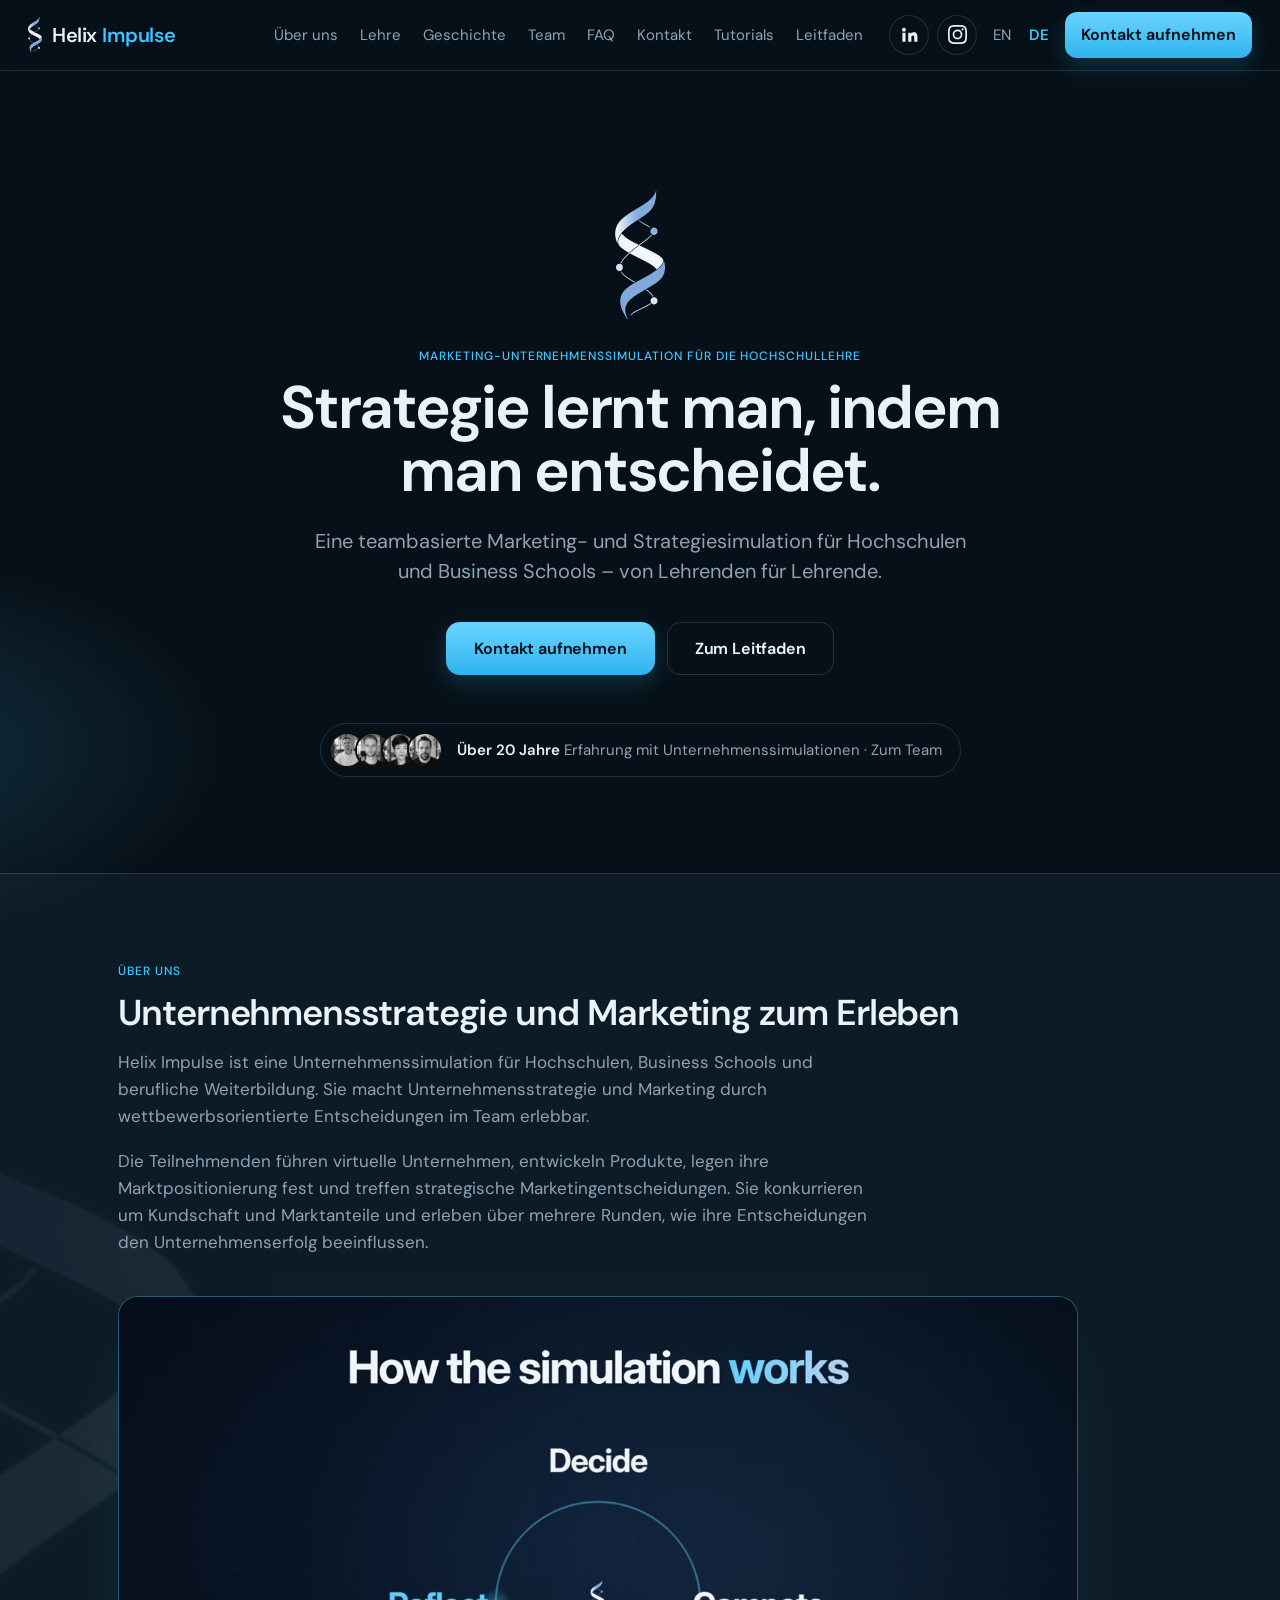
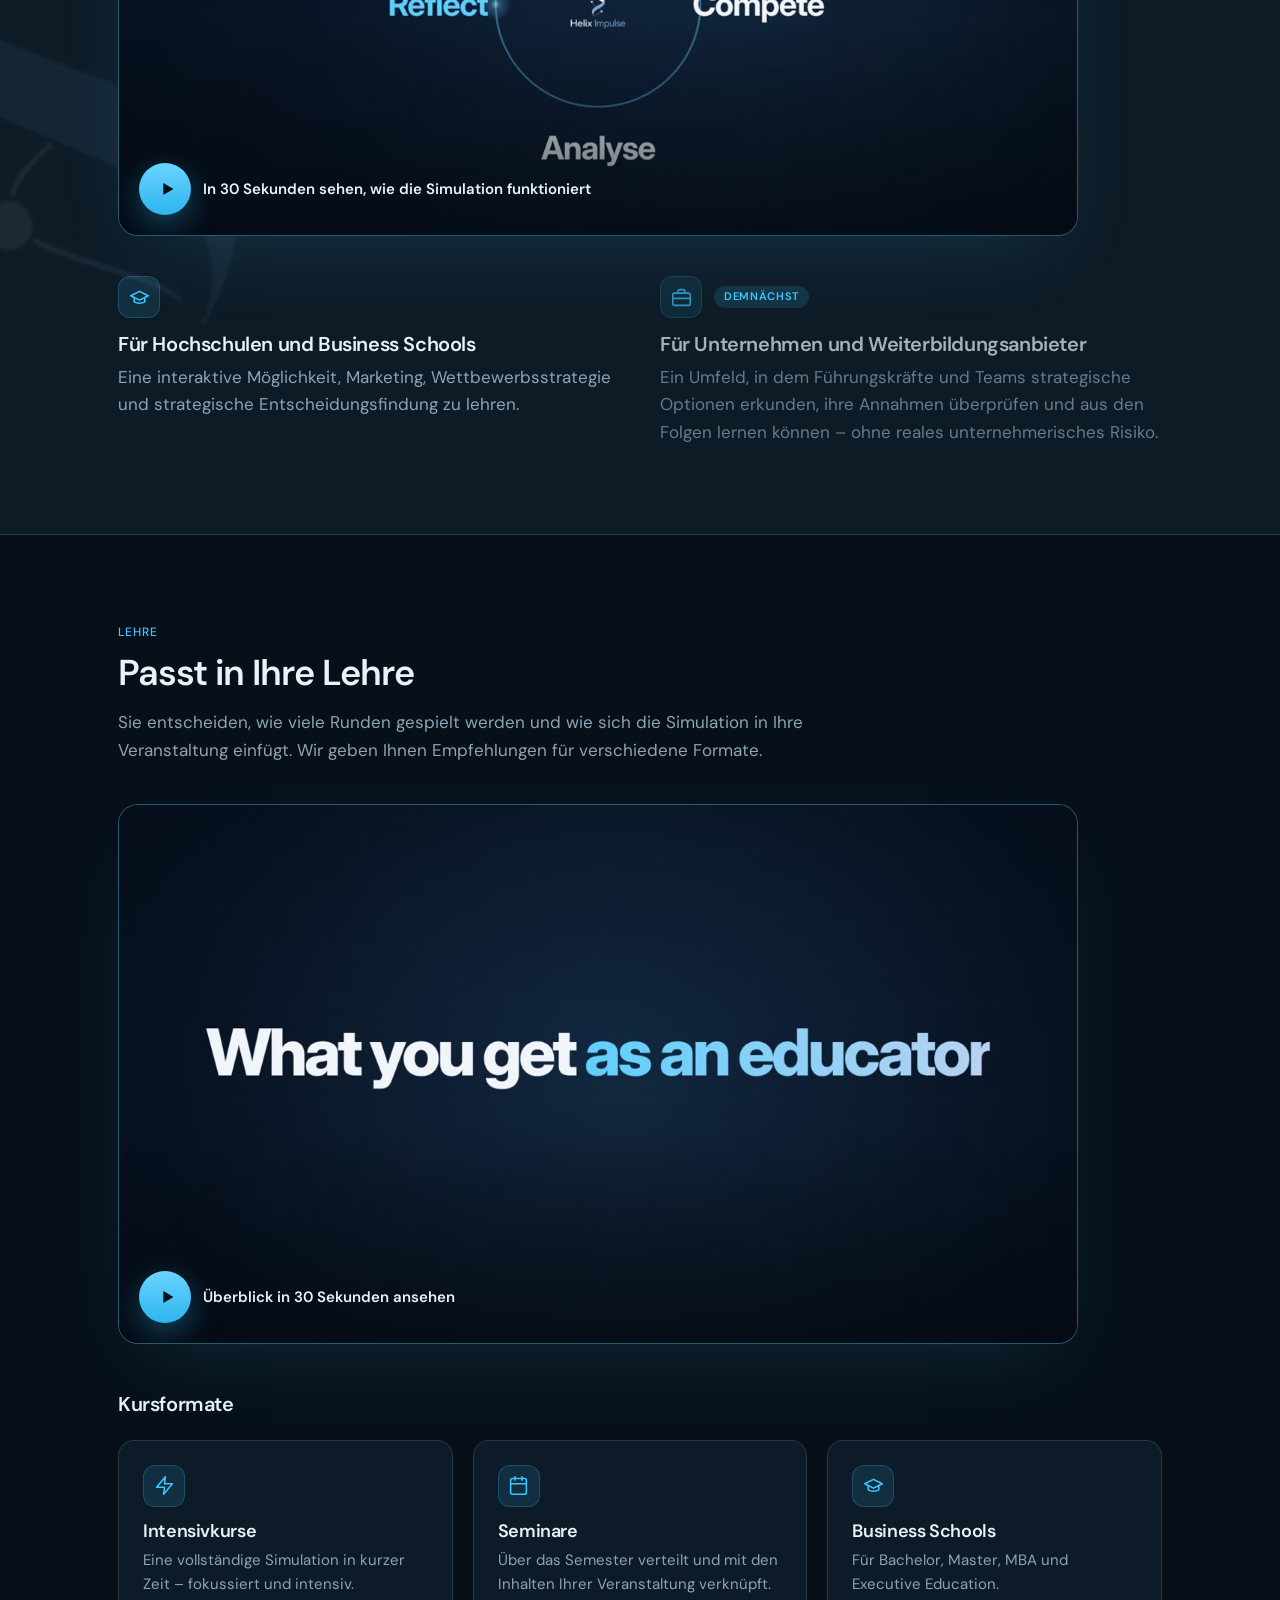
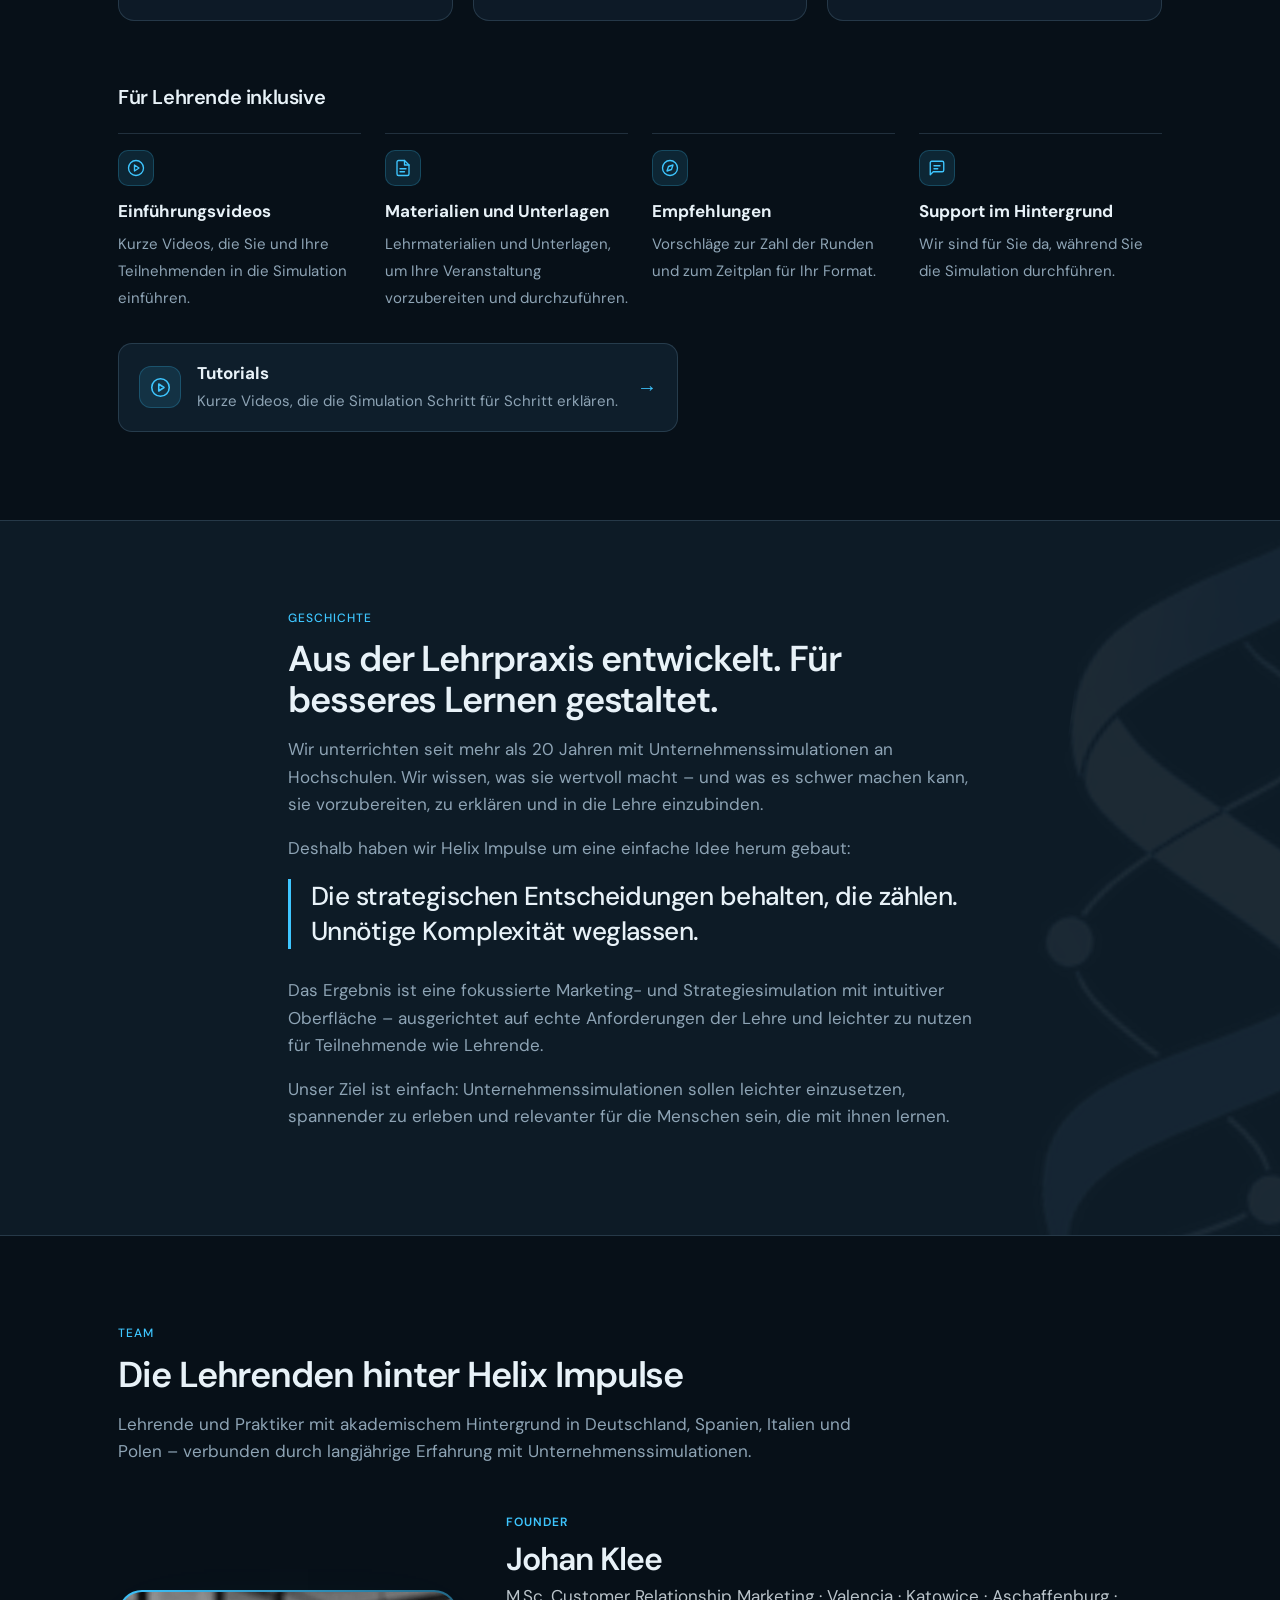
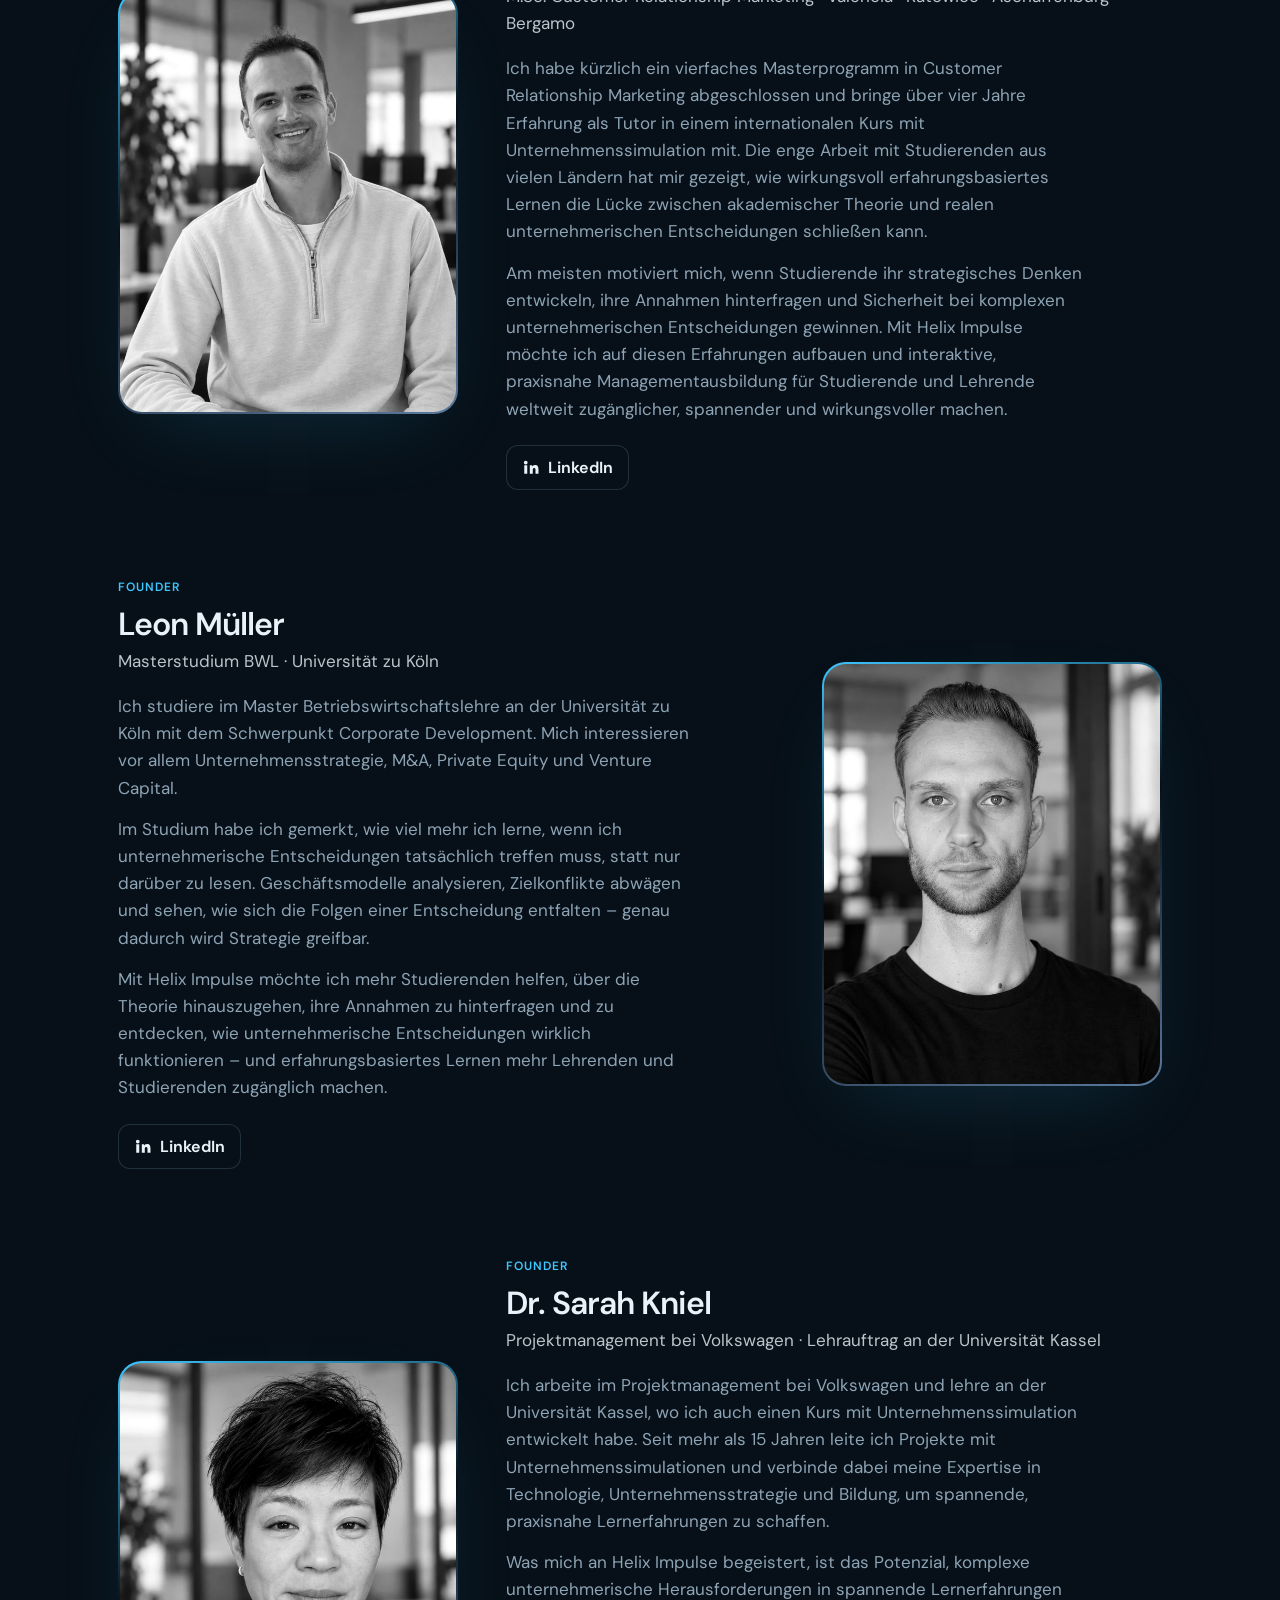
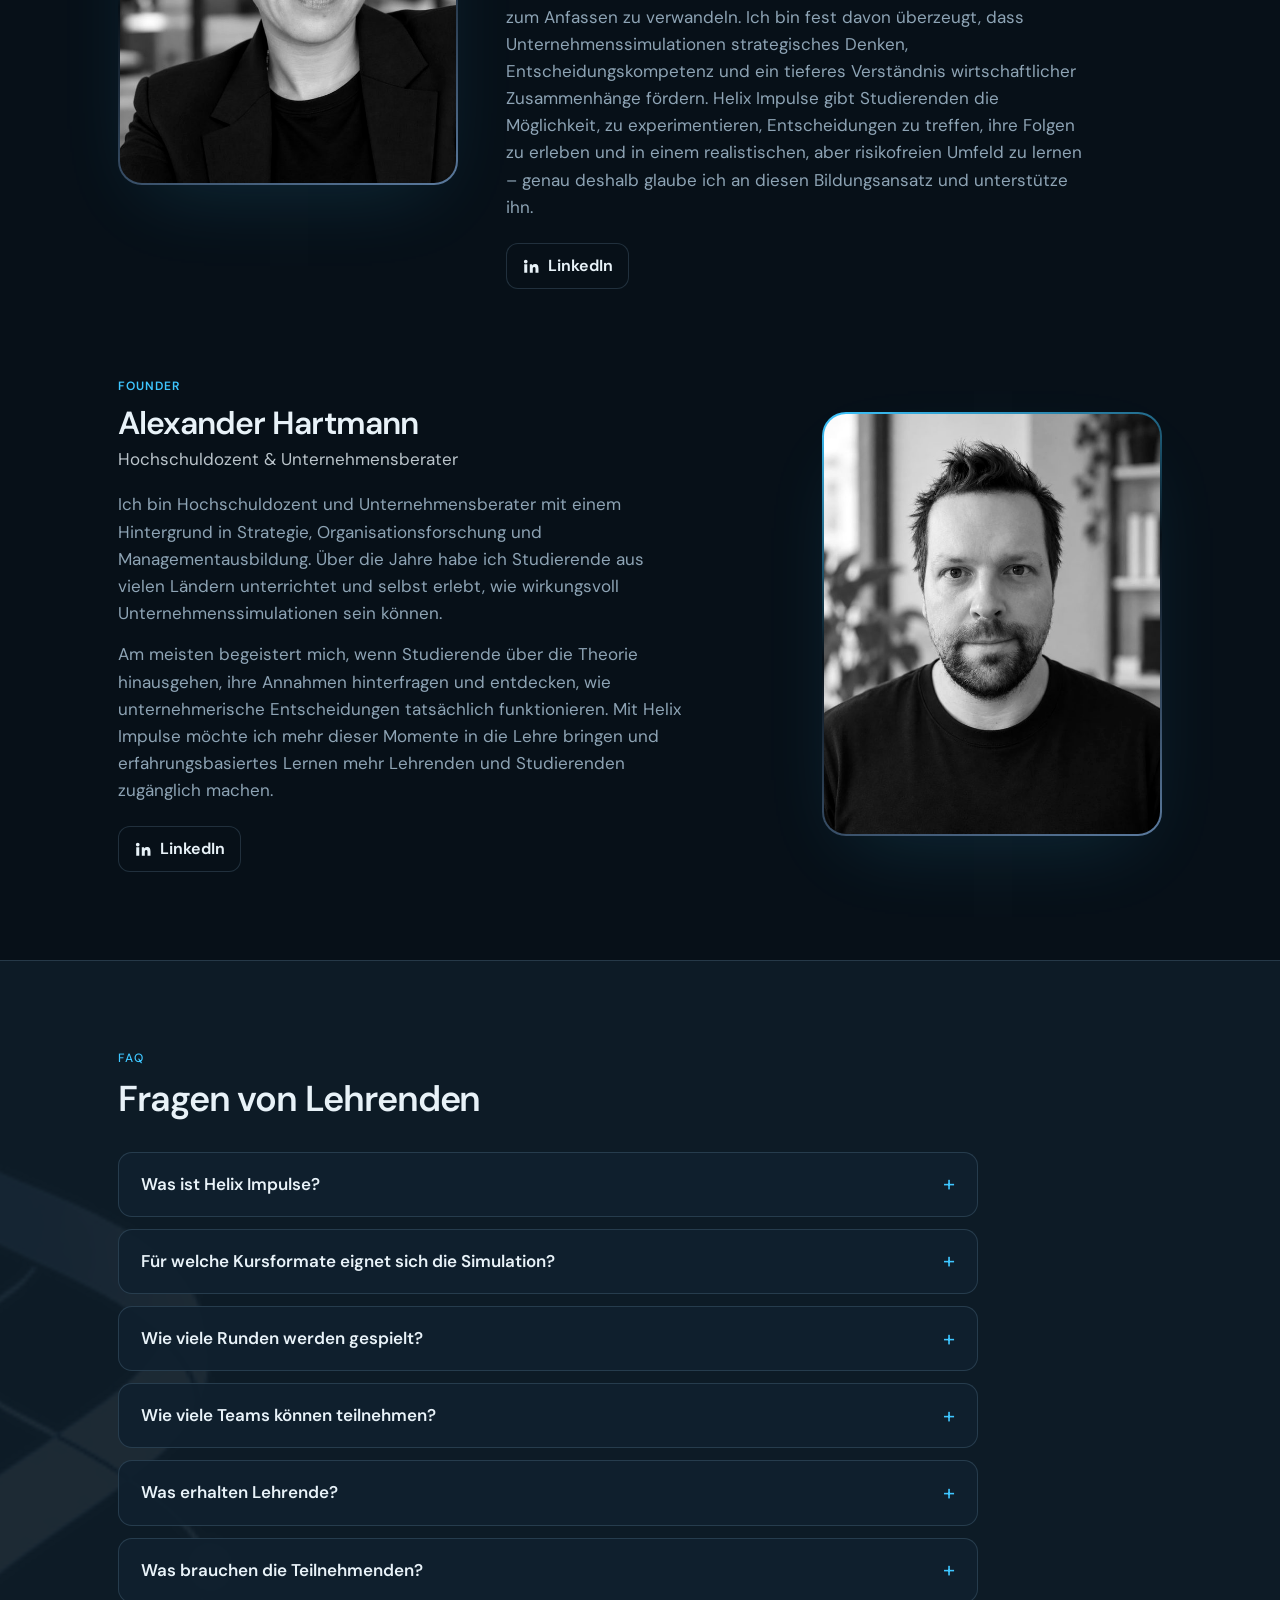
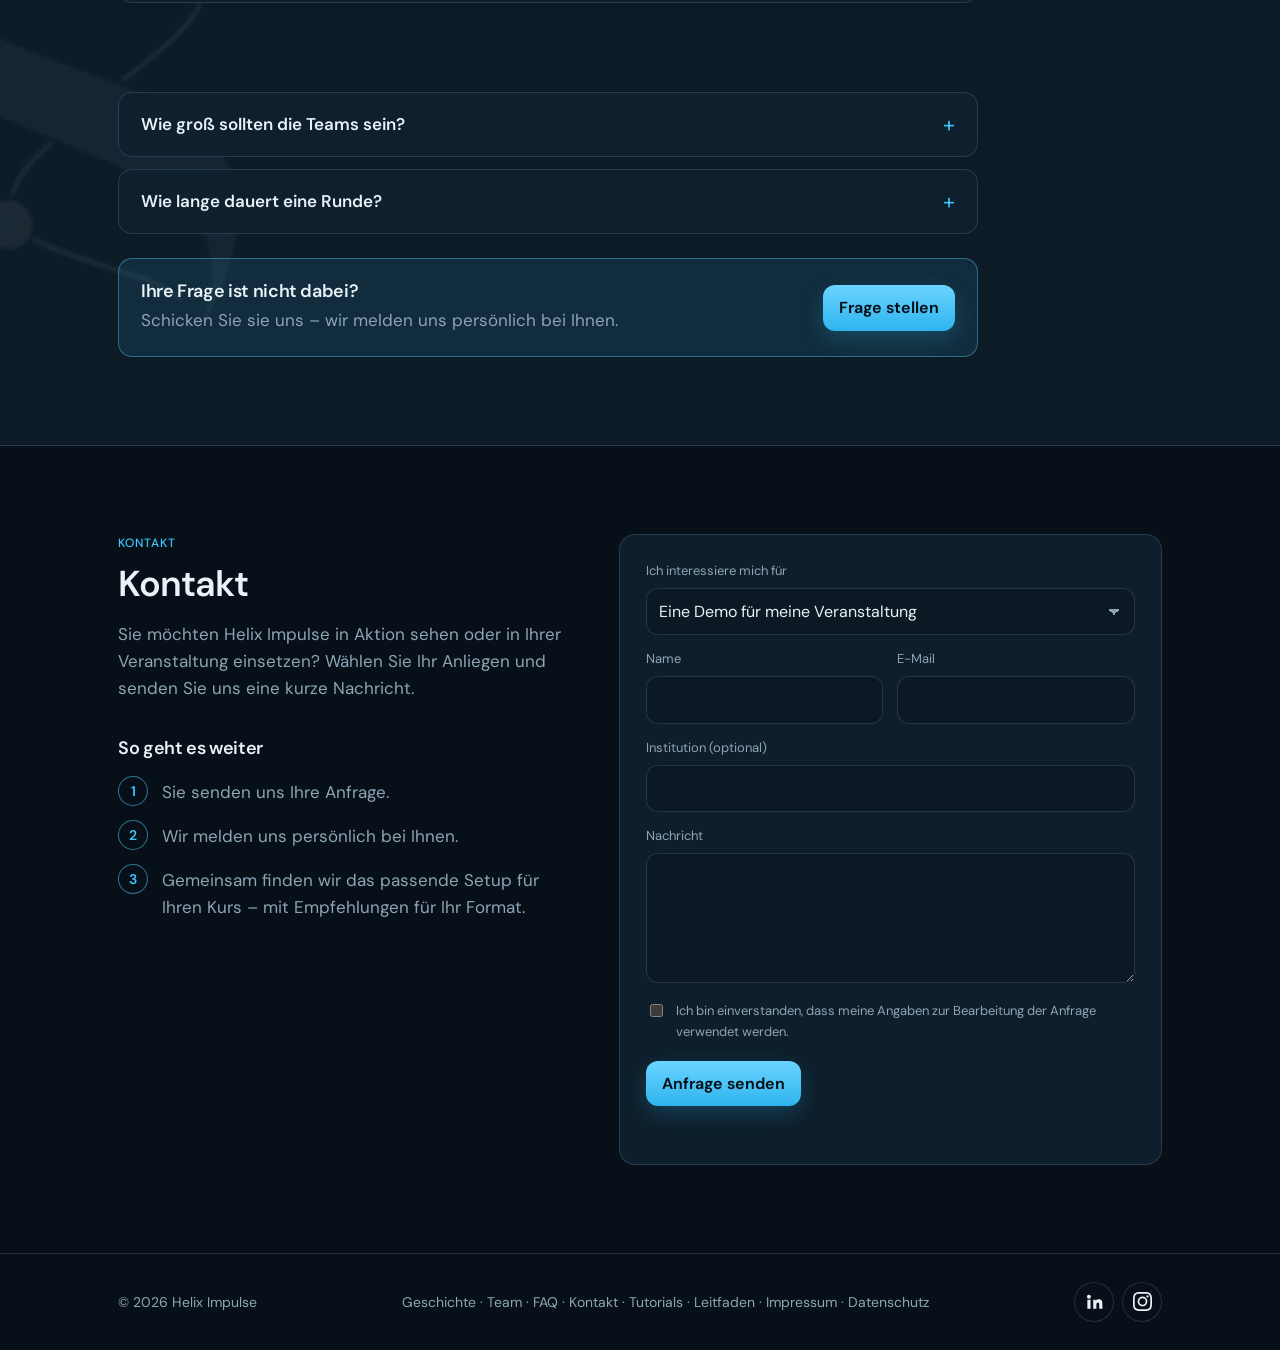
<file: de/index.html>
<!doctype html>
<html lang="de"><head>
  <meta charset="utf-8">
  <meta name="viewport" content="width=device-width, initial-scale=1, viewport-fit=cover">
  <title>Helix Impulse – Marketing-Unternehmenssimulation für Hochschullehre und Weiterbildung</title>
  <meta name="description" content="Helix Impulse ist eine Marketing-Unternehmenssimulation für Hochschulen, Business Schools und berufliche Weiterbildung. Von Lehrenden für Lehrende.">
  <meta name="theme-color" content="#071018">
  
  <link rel="alternate" hreflang="en" href="https://www.heliximpulse.com/">
  <link rel="alternate" hreflang="de" href="https://www.heliximpulse.com/de/">
  <link rel="alternate" hreflang="x-default" href="https://www.heliximpulse.com/">
  <link rel="icon" type="image/png" href="../assets/favicon.png">
  <link rel="apple-touch-icon" href="../assets/apple-touch-icon.png">
  <link rel="canonical" href="https://www.heliximpulse.com/de/">
  <meta property="og:type" content="website">
  <meta property="og:site_name" content="Helix Impulse">
  <meta property="og:title" content="Helix Impulse – Marketing-Unternehmenssimulation für Hochschullehre und Weiterbildung">
  <meta property="og:description" content="Helix Impulse ist eine Marketing-Unternehmenssimulation für Hochschulen, Business Schools und berufliche Weiterbildung. Von Lehrenden für Lehrende.">
  <meta property="og:url" content="https://www.heliximpulse.com/de/">
  <meta property="og:image" content="https://www.heliximpulse.com/assets/og-image.png">
  <meta name="twitter:card" content="summary_large_image">
  <link rel="preload" href="../assets/fonts/dm-sans-latin-wght-normal.woff2" as="font" type="font/woff2" crossorigin="">
  <link rel="stylesheet" href="../assets/fonts.css">
  <style>
    /* Design tokens taken from the Helix Impulse app */
    :root {
      --bg: #071018; --bg-2: #0c1824; --surf: #10202e; --surf-2: #162838;
      --line: rgba(150, 196, 224, .18);
      --ink: #e8f2f8; --muted: #8ea4b5;
      --accent: #3ec6ff; --accent-ink: #041018;
      --glow: rgba(62, 198, 255, .16);
      --font: "DM Sans", "Segoe UI", sans-serif;
      color-scheme: dark;
    }

    * { box-sizing: border-box; }
    html { scroll-behavior: smooth; scroll-padding-top: 72px; }
    body, html { margin: 0; padding: 0; overflow-x: clip; }
    body {
      font-family: var(--font); font-size: 17px; line-height: 1.6; color: var(--ink);
      background:
        radial-gradient(900px 420px at 100% -10%, var(--glow), transparent 55%),
        radial-gradient(700px 380px at -10% 8%, color-mix(in srgb, var(--accent) 18%, transparent), transparent 50%),
        var(--bg);
      min-height: 100vh;
    }
    h1, h2, h3 { font-weight: 600; letter-spacing: -.02em; margin: 0 0 .4em; line-height: 1.2; }
    p { margin: 0 0 1em; }
    a { color: var(--accent); }

    /* Top bar */
    .topbar {
      display: flex; align-items: center; justify-content: space-between; gap: 10px;
      padding: 12px 28px; border-bottom: 1px solid var(--line);
      position: sticky; top: 0; z-index: 8;
      background: color-mix(in srgb, var(--bg) 88%, transparent); backdrop-filter: blur(10px);
    }
    .brand { color: var(--ink); font-weight: 600; font-size: 20px; letter-spacing: -.02em; text-decoration: none; white-space: nowrap; }
    .brand { display: inline-flex; align-items: center; }
    .brand-mark { height: 36px; width: auto; margin-right: 10px; }
    .brand span { color: var(--accent); margin-left: .25em; }
    .row { display: flex; align-items: center; gap: 8px; }
    .nav { display: flex; gap: 2px; margin-right: 8px; }
    .nav a { color: var(--muted); text-decoration: none; padding: 8px 10px; font-size: 15px; }
    .nav a:hover { color: var(--ink); }
    .locale { display: flex; gap: 2px; }
    .locale button { padding: 8px; min-height: 40px; background: transparent; border: 0; cursor: pointer; color: var(--muted); font: inherit; font-size: 15px; }
    .locale button[aria-pressed="true"] { color: var(--accent); font-weight: 600; }

    /* Buttons */
    .btn {
      background: linear-gradient(180deg, #6ad4ff, #2eb4ef); color: var(--accent-ink);
      border: 0; padding: 10px 16px; border-radius: 12px; font: inherit; font-size: 16px; font-weight: 650; cursor: pointer;
      min-height: 44px; display: inline-flex; align-items: center; justify-content: center;
      text-decoration: none; box-shadow: 0 8px 22px rgba(46, 180, 239, .22);
    }
    .btn:hover { filter: brightness(1.05); }
    .topbar-contact .short { display: none; }
    .btn.ghost { background: transparent; color: var(--ink); box-shadow: inset 0 0 0 1px var(--line); }
    .btn.cta { min-height: 52px; padding: 14px 28px; border-radius: 14px; letter-spacing: -.01em; }

    /* Layout */
    .wrap { max-width: 1100px; margin: 0 auto; padding: 0 28px; }
    .narrow { max-width: 760px; }
    .tag { font-size: 12px; letter-spacing: .08em; text-transform: uppercase; color: var(--accent); margin-bottom: 10px; font-weight: 500; }
    section { padding: 88px 0; }
    section h2 { font-size: 36px; line-height: 1.15; letter-spacing: -.03em; margin-bottom: 16px; }
    .muted { color: var(--muted); }
    .alt { background: color-mix(in srgb, var(--surf-2) 45%, transparent); border-top: 1px solid var(--line); border-bottom: 1px solid var(--line); }

    /* Hero */
    .hero { padding: 120px 0 96px; text-align: center; }
    .hero-logo { height: 128px; width: auto; margin: 0 auto 28px; }
    .hero-logo { display: block; }
    .hero h1 { font-size: 60px; line-height: 1.05; font-weight: 650; letter-spacing: -.035em; max-width: 820px; margin: 0 auto 24px; }
    .hero .lead { font-size: 20px; line-height: 1.5; color: var(--muted); max-width: 680px; margin: 0 auto; }
    .hero-actions { display: flex; flex-wrap: wrap; justify-content: center; gap: 12px; margin-top: 36px; }
    .team-strip { display: inline-flex; align-items: center; gap: 14px; margin-top: 48px; padding: 8px 18px 8px 8px; border: 1px solid var(--line); border-radius: 999px; color: var(--muted); font-size: 15px; text-decoration: none; transition: border-color .2s; }
    .team-strip:hover { border-color: color-mix(in srgb, var(--accent) 55%, var(--line)); }
    .team-strip strong { color: var(--ink); font-weight: 600; }
    .faces { display: flex; }
    .faces img { width: 36px; height: 36px; border-radius: 50%; object-fit: cover; object-position: center 20%; border: 2px solid var(--bg); filter: grayscale(1); }
    .faces img + img { margin-left: -10px; }

    /* Simple three-column text blocks */
    .cols { display: grid; grid-template-columns: repeat(3, minmax(0, 1fr)); gap: 40px; margin-top: 40px; }
    .cols h3 { font-size: 20px; }
    .cols p { color: var(--muted); margin: 0; }
    .cols .n { display: block; color: var(--accent); font-weight: 700; font-size: 14px; margin-bottom: 8px; }

    /* History quote */
    .quote { font-size: 26px; line-height: 1.35; letter-spacing: -.02em; font-weight: 500; margin: 8px 0 28px; padding-left: 20px; border-left: 3px solid var(--accent); }
    .cols.two { grid-template-columns: repeat(2, minmax(0, 1fr)); }
    /* Upcoming offers: label sits above the heading so headings stay aligned across columns */
    .upcoming { position: relative; }
    .upcoming h3, .upcoming p { opacity: .7; }
    .soon { position: absolute; left: 54px; top: 10px; padding: 3px 10px; border-radius: 999px; background: color-mix(in srgb, var(--accent) 14%, transparent); color: var(--accent); font-size: 11px; font-weight: 600; letter-spacing: .06em; text-transform: uppercase; line-height: 1.4; white-space: nowrap; }
    .sub { font-size: 20px; margin: 64px 0 0; }
    .sub-first { margin-top: 48px; }
    .cols.formats { gap: 20px; margin-top: 24px; }
    .cols.formats > div { padding: 24px; border: 1px solid var(--line); border-radius: 16px; background: color-mix(in srgb, var(--surf) 70%, transparent); }
    .cols.formats h3 { font-size: 18px; margin: 0 0 6px; }
    .cols.formats p { font-size: 15px; }
    .get { list-style: none; padding: 0; margin: 24px 0 0; display: grid; grid-template-columns: repeat(4, minmax(0, 1fr)); gap: 24px; }
    .get li { border-top: 1px solid var(--line); padding-top: 16px; }
    .get strong { display: block; margin-bottom: 4px; }
    .get span { color: var(--muted); font-size: 15px; }
    select.input { appearance: none; background-image: linear-gradient(45deg, transparent 50%, var(--muted) 50%), linear-gradient(135deg, var(--muted) 50%, transparent 50%); background-position: calc(100% - 20px) 50%, calc(100% - 14px) 50%; background-size: 6px 6px; background-repeat: no-repeat; padding-right: 36px; cursor: pointer; }
    select.input option { background: var(--bg-2); }
    .cols.four { grid-template-columns: repeat(4, minmax(0, 1fr)); gap: 32px; }

    /* Team */
    .people { display: grid; gap: 88px; margin-top: 48px; }
    .person:nth-child(even) { grid-template-columns: minmax(0, 1fr) minmax(0, 340px); }
    .person:nth-child(even) .portrait { order: 2; }
    .person { display: grid; grid-template-columns: minmax(0, 340px) minmax(0, 1fr); gap: 48px; align-items: center; }
    .portrait { margin: 0; position: relative; border-radius: 24px; padding: 2px; background: linear-gradient(160deg, var(--accent), transparent 45%, color-mix(in srgb, #7fa8d8 70%, transparent)); box-shadow: 0 30px 80px -30px var(--glow); }
    .portrait img { display: block; width: 100%; height: auto; aspect-ratio: 4 / 5; object-fit: cover; border-radius: 22px; filter: grayscale(1) contrast(1.05); }
    .role { font-size: 12px; letter-spacing: .08em; text-transform: uppercase; color: var(--accent); font-weight: 600; margin: 0 0 8px; }
    .person-name { font-size: 32px; letter-spacing: -.03em; margin: 0 0 4px; }
    .person-meta { color: var(--ink); opacity: .8; margin: 0 0 18px; }
    .person-body .muted { max-width: 36rem; margin-bottom: 14px; }
    .linkedin { gap: 8px; margin-top: 8px; }
    .linkedin svg { width: 18px; height: 18px; fill: currentColor; }

    /* Icons for columns and lists */
    .ico { display: inline-grid; place-items: center; width: 42px; height: 42px; margin-bottom: 14px; border-radius: 12px; background: color-mix(in srgb, var(--accent) 12%, transparent); border: 1px solid color-mix(in srgb, var(--accent) 22%, transparent); }
    .ico svg { width: 21px; height: 21px; fill: none; stroke: var(--accent); stroke-width: 1.8; stroke-linecap: round; stroke-linejoin: round; }
    .get .ico { width: 36px; height: 36px; border-radius: 10px; margin-bottom: 12px; }
    .get .ico svg { width: 18px; height: 18px; }
    .upcoming .ico { opacity: .7; }

    /* Helix motif from the logo behind the tinted sections, alternating sides */
    #about, #history, #faq { position: relative; overflow: hidden; }
    #about::before, #history::before, #faq::before { content: ""; position: absolute; top: 50%; width: 340px; height: 880px; background: url("../assets/logo-mark.png") no-repeat center / contain; opacity: .065; pointer-events: none; }
    #history::before { right: max(-120px, calc((100vw - 1100px) / 2 - 200px)); transform: translateY(-50%) rotate(8deg); }
    #about::before, #faq::before { left: max(-120px, calc((100vw - 1100px) / 2 - 200px)); transform: translateY(-50%) rotate(-8deg) scaleX(-1); }
    #about .wrap, #history .wrap, #faq .wrap { position: relative; }

    /* Overview video */
    .video-card { margin: 40px 0 8px; max-width: 960px; }
    .video-frame { position: relative; aspect-ratio: 16 / 9; border-radius: 20px; overflow: hidden; border: 1px solid color-mix(in srgb, var(--accent) 30%, var(--line)); box-shadow: 0 30px 80px -30px var(--glow); background: #050b12; }
    .video-frame video { display: block; width: 100%; height: 100%; object-fit: cover; }
    .video-play { position: absolute; inset: 0; display: flex; flex-direction: row; align-items: flex-end; justify-content: flex-start; gap: 12px; padding: 0 0 20px 20px; border: 0; background: linear-gradient(180deg, transparent 60%, rgba(4, 10, 18, .7)); color: var(--ink); font: inherit; font-size: 15px; font-weight: 600; cursor: pointer; }
    .video-play svg { width: 52px; height: 52px; padding: 15px 13px 15px 17px; border-radius: 50%; background: linear-gradient(180deg, #6ad4ff, #2eb4ef); fill: var(--accent-ink); box-shadow: 0 10px 30px rgba(46, 180, 239, .35); transition: transform .2s ease; }
    .video-play:hover svg, .video-play:focus-visible svg { transform: scale(1.08); }
    .video-play:focus-visible { outline: 2px solid var(--accent); outline-offset: -4px; }
    .video-frame.playing .video-play { display: none; }
    .video-play span { padding-bottom: 14px; }

    /* Link to the tutorials page */
    .tut-link { display: flex; align-items: center; gap: 16px; margin-top: 32px; padding: 16px 20px; max-width: 560px; border-radius: 14px; border: 1px solid var(--line); background: color-mix(in srgb, var(--surf) 92%, transparent); color: var(--ink); text-decoration: none; transition: border-color .15s ease; }
    .tut-link:hover { border-color: color-mix(in srgb, var(--accent) 55%, var(--line)); }
    .tut-link .ico { margin: 0; flex: none; }
    .tut-link strong { display: block; }
    .tut-link strong + span { color: var(--muted); font-size: 15px; }
    .tut-arrow { margin-left: auto; color: var(--accent); font-size: 20px; transition: transform .15s ease; }
    .tut-link:hover .tut-arrow { transform: translateX(4px); }

    /* FAQ */
    .faq { display: grid; gap: 12px; max-width: 860px; margin-top: 32px; }
    .faq details { background: color-mix(in srgb, var(--surf) 92%, transparent); border: 1px solid var(--line); border-radius: 14px; padding: 0 22px; transition: border-color .15s ease; }
    .faq details[open] { border-color: color-mix(in srgb, var(--accent) 45%, var(--line)); }
    .faq summary { cursor: pointer; list-style: none; display: flex; justify-content: space-between; align-items: center; gap: 16px; padding: 18px 0; font-weight: 600; font-size: 17px; }
    .faq summary::-webkit-details-marker { display: none; }
    .faq summary::after { content: "+"; flex: none; color: var(--accent); font-size: 22px; font-weight: 400; line-height: 1; transition: transform .2s ease; }
    .faq details[open] summary::after { transform: rotate(45deg); }
    .faq summary:focus-visible { outline: 2px solid var(--accent); outline-offset: 4px; border-radius: 4px; }
    .faq details:hover { border-color: color-mix(in srgb, var(--accent) 30%, var(--line)); }
    .faq details[open] summary { color: var(--accent); }
    .faq-a { overflow: hidden; }
    .faq-a p { color: var(--muted); margin: 0 0 18px; max-width: 46rem; }
    .faq-more { display: flex; align-items: center; justify-content: space-between; gap: 20px; flex-wrap: wrap; max-width: 860px; margin-top: 24px; padding: 22px; border-radius: 14px; background: color-mix(in srgb, var(--accent) 10%, transparent); border: 1px solid color-mix(in srgb, var(--accent) 30%, var(--line)); }
    .faq-more h3 { font-size: 18px; margin: 0 0 4px; }
    .next-title { font-size: 18px; margin: 36px 0 16px; }
    .next { list-style: none; margin: 0; padding: 0; display: grid; gap: 14px; }
    .next li { display: flex; gap: 14px; align-items: flex-start; color: var(--muted); }
    .next .n { flex: none; display: inline-grid; place-items: center; width: 30px; height: 30px; border-radius: 50%; font-size: 14px; font-weight: 600; color: var(--accent); box-shadow: inset 0 0 0 1px color-mix(in srgb, var(--accent) 45%, var(--line)); }
    .next li > span:last-child { padding-top: 3px; }
    .faq-more p { color: var(--muted); margin: 0; }

    /* Contact */
    .contact { display: grid; grid-template-columns: .9fr 1.1fr; gap: 56px; align-items: start; }
    form { background: color-mix(in srgb, var(--surf) 92%, transparent); border: 1px solid var(--line); border-radius: 16px; padding: 26px; display: grid; gap: 4px; }
    label { display: block; margin: 10px 0 0; color: var(--muted); font-size: 13px; }
    .input, textarea {
      display: block; width: 100%; margin-top: 6px; background: var(--bg-2); color: var(--ink);
      border: 1px solid var(--line); border-radius: 12px; padding: 10px 12px; min-height: 44px; font: inherit; font-size: 16px;
    }
    textarea { min-height: 130px; resize: vertical; }
    .input:focus, textarea:focus { outline: 2px solid color-mix(in srgb, var(--accent) 50%, transparent); outline-offset: 1px; border-color: var(--accent); }
    .pair { display: grid; grid-template-columns: 1fr 1fr; gap: 14px; }
    .check { display: flex; gap: 10px; align-items: flex-start; margin-top: 14px; }
    .check input { margin-top: 3px; }
    .honey { position: absolute; left: -9999px; width: 1px; height: 1px; opacity: 0; }
    .note.error { color: #ff5d73; }
    .note { color: var(--accent); font-size: 14px; min-height: 1.4em; margin: 8px 0 0; }

    footer { border-top: 1px solid var(--line); padding: 28px 0; color: var(--muted); font-size: 14px; }
    footer .wrap { display: flex; justify-content: space-between; align-items: center; flex-wrap: wrap; gap: 12px; }
    footer a { color: var(--muted); text-decoration: none; }
    footer a:hover { color: var(--ink); }
    .social { display: inline-flex; gap: 8px; align-items: center; } .social a, .mobile-menu .social a.soc { display: inline-flex; align-items: center; justify-content: center; width: 40px; height: 40px; padding: 0; border: 0; border-radius: 50%; color: var(--ink); box-shadow: inset 0 0 0 1px var(--line); transition: color .2s, box-shadow .2s; } .social a:hover, .mobile-menu .social a.soc:hover { color: var(--accent); box-shadow: inset 0 0 0 1px var(--accent); } .social svg { width: 19px; height: 19px; fill: currentColor; } .mobile-menu .social { margin-top: 20px; gap: 10px; } @media (max-width: 640px) { .top-social { display: none; } }

    /* Dropdown menu, shown wherever the inline nav is hidden */
    .menu-toggle { display: none; position: relative; width: 44px; height: 40px; border: 1px solid var(--line); border-radius: 12px; background: transparent; cursor: pointer; }
    .menu-toggle span { position: absolute; left: 12px; right: 12px; height: 2px; border-radius: 2px; background: var(--ink); transition: transform .25s ease, opacity .2s ease; }
    .menu-toggle span:nth-child(1) { top: 13px; }
    .menu-toggle span:nth-child(2) { top: 19px; }
    .menu-toggle span:nth-child(3) { top: 25px; }
    .menu-toggle[aria-expanded="true"] span:nth-child(1) { transform: translateY(6px) rotate(45deg); }
    .menu-toggle[aria-expanded="true"] span:nth-child(2) { opacity: 0; }
    .menu-toggle[aria-expanded="true"] span:nth-child(3) { transform: translateY(-6px) rotate(-45deg); }
    .mobile-menu { position: absolute; left: 0; right: 0; top: 100%; display: grid; padding: 8px 28px 24px; background: var(--bg); border-bottom: 1px solid var(--line); box-shadow: 0 30px 60px -20px rgba(0, 0, 0, .75); animation: menu-in .22s ease; }
    .mobile-menu[hidden] { display: none; }
    .mobile-menu a:not(.btn) { color: var(--ink); text-decoration: none; font-size: 18px; padding: 14px 0; border-bottom: 1px solid var(--line); }
    .mobile-menu a:not(.btn):hover { color: var(--accent); }
    .mobile-menu .btn { margin-top: 20px; }
    @keyframes menu-in { from { opacity: 0; transform: translateY(-8px); } to { opacity: 1; transform: none; } }
    @media (max-width: 1220px) { .nav { display: none; } .menu-toggle { display: inline-block; } }
    @media (max-width: 860px) {
      .hero { padding: 80px 0 64px; }
      .hero h1 { font-size: 42px; }
      .cols, .cols.two, .contact { grid-template-columns: 1fr; gap: 32px; }
      .person, .person:nth-child(even) { grid-template-columns: 1fr; gap: 28px; }
      .person:nth-child(even) .portrait { order: 0; }
      .people { gap: 64px; }
      .portrait { max-width: 340px; }
      .cols.four, .get { grid-template-columns: 1fr 1fr; }
      #history::before { right: -140px; }
      #about::before, #faq::before { left: -140px; }
      #about::before, #history::before, #faq::before { opacity: .05; }
      .video-frame { border-radius: 14px; }
      .video-play { padding: 0 0 10px 10px; }
      .video-play svg { width: 40px; height: 40px; padding: 11px 9px 11px 12px; }
      .video-play span { position: absolute; width: 1px; height: 1px; overflow: hidden; clip: rect(0 0 0 0); }
    }
    @media (max-width: 640px) {
      .wrap, .topbar { padding-left: 16px; padding-right: 16px; }
      .mobile-menu { padding: 4px 16px 20px; }
      .hero h1 { font-size: 34px; line-height: 1.1; }
      .hero-logo { height: 96px; margin-bottom: 20px; }
      .brand-mark { height: 30px; margin-right: 8px; }
      .hero .lead { font-size: 17px; }
      section { padding: 60px 0; }
      section h2 { font-size: 28px; }
      .quote { font-size: 21px; }
      .pair, .get, .cols.four { grid-template-columns: 1fr; }
      .topbar-cta { display: none; }
      .topbar-contact { min-height: 40px; padding: 8px 12px; font-size: 14px; white-space: nowrap; }
      .topbar-contact .long { display: none; }
      .topbar-contact .short { display: inline; }
      .row { gap: 4px; }
      .team-strip { border-radius: 18px; text-align: left; font-size: 14px; }
      .hero-actions .btn { flex: 1 1 100%; }
    }
    .js-reveal .reveal { opacity: 0; transform: translateY(18px); transition: opacity .7s ease, transform .7s ease; }
    .js-reveal .reveal.in { opacity: 1; transform: none; }
    @media (prefers-reduced-motion: reduce) { html { scroll-behavior: auto; } }
  </style>
  <script src="../assets/analytics.js" defer=""></script>
  <script type="application/ld+json">
{
 "@context": "https://schema.org",
 "@graph": [
  {
   "@type": "Organization",
   "@id": "https://www.heliximpulse.com/#organization",
   "name": "Helix Impulse",
   "legalName": "Helix Impulse GbR",
   "url": "https://www.heliximpulse.com/",
   "logo": "https://www.heliximpulse.com/assets/logo-mark.png",
   "address": {
    "@type": "PostalAddress",
    "addressLocality": "Niestetal",
    "postalCode": "34266",
    "addressCountry": "DE"
   },
   "founder": [
    {
     "@type": "Person",
     "name": "Johan Klee",
     "jobTitle": "Founder",
     "description": "M.Sc. Customer Relationship Marketing · Valencia · Katowice · Aschaffenburg · Bergamo",
     "image": "https://www.heliximpulse.com/assets/team-johan-klee.jpg",
     "sameAs": [
      "https://www.linkedin.com/in/johan-klee-14b252242/"
     ]
    },
    {
     "@type": "Person",
     "name": "Leon Müller",
     "jobTitle": "Founder",
     "description": "Masterstudium BWL · Universität zu Köln",
     "image": "https://www.heliximpulse.com/assets/team-leon-mueller.jpg",
     "sameAs": [
      "https://www.linkedin.com/in/leon-m%C3%BCller1208/"
     ]
    },
    {
     "@type": "Person",
     "name": "Sarah Kniel",
     "jobTitle": "Founder",
     "description": "Projektmanagement bei Volkswagen · Lehrauftrag an der Universität Kassel",
     "image": "https://www.heliximpulse.com/assets/team-sarah-kniel.jpg",
     "sameAs": [
      "https://www.linkedin.com/in/sarahkniel/"
     ],
     "honorificPrefix": "Dr."
    },
    {
     "@type": "Person",
     "name": "Alexander Hartmann",
     "jobTitle": "Founder",
     "description": "Hochschuldozent & Unternehmensberater",
     "image": "https://www.heliximpulse.com/assets/team-alexander-hartmann.jpg",
     "sameAs": [
      "https://www.linkedin.com/in/alexanderhartmann-kassel/"
     ]
    }
   ],
   "sameAs": [
    "https://www.linkedin.com/company/heliximpulse/",
    "https://www.instagram.com/heliximpulse/"
   ]
  },
  {
   "@type": "WebSite",
   "@id": "https://www.heliximpulse.com/#website",
   "name": "Helix Impulse",
   "url": "https://www.heliximpulse.com/",
   "inLanguage": [
    "en",
    "de"
   ],
   "publisher": {
    "@id": "https://www.heliximpulse.com/#organization"
   }
  },
  {
   "@type": "Service",
   "@id": "https://www.heliximpulse.com/#simulation",
   "name": "Helix Impulse",
   "serviceType": "Marketing-Unternehmenssimulation",
   "description": "Helix Impulse ist eine Unternehmenssimulation für Hochschulen, Business Schools und berufliche Weiterbildung. Sie macht Unternehmensstrategie und Marketing durch wettbewerbsorientierte Entscheidungen im Team erlebbar. Die Teilnehmenden führen virtuelle Unternehmen, entwickeln Produkte, legen ihre Marktpositionierung fest und treffen strategische Marketingentscheidungen. Sie konkurrieren um Kundschaft und Marktanteile und erleben über mehrere Runden, wie ihre Entscheidungen den Unternehmenserfolg beeinflussen.",
   "provider": {
    "@id": "https://www.heliximpulse.com/#organization"
   },
   "image": "https://www.heliximpulse.com/assets/og-image.png",
   "audience": {
    "@type": "EducationalAudience",
    "educationalRole": "teacher"
   }
  },
  {
   "@type": "FAQPage",
   "mainEntity": [
    {
     "@type": "Question",
     "name": "Was ist Helix Impulse?",
     "acceptedAnswer": {
      "@type": "Answer",
      "text": "Eine teambasierte Marketing- und Strategiesimulation für Hochschulen und Business Schools. Die Teilnehmenden führen virtuelle Unternehmen, konkurrieren um Kundschaft und Marktanteile und treffen über mehrere Runden strategische Entscheidungen."
     }
    },
    {
     "@type": "Question",
     "name": "Für welche Kursformate eignet sich die Simulation?",
     "acceptedAnswer": {
      "@type": "Answer",
      "text": "Für Intensivkurse, semesterbegleitende Seminare und Programme an Business Schools – vom Bachelor und Master bis zu MBA und Executive Education."
     }
    },
    {
     "@type": "Question",
     "name": "Wie viele Runden werden gespielt?",
     "acceptedAnswer": {
      "@type": "Answer",
      "text": "Das entscheiden Sie. Die Zahl der Geschäftsjahre richtet sich nach Ihrer Veranstaltung, und wir geben Ihnen Empfehlungen für verschiedene Formate."
     }
    },
    {
     "@type": "Question",
     "name": "Wie viele Teams können teilnehmen?",
     "acceptedAnswer": {
      "@type": "Answer",
      "text": "In einer Simulation treten 2 bis 10 Teams gegeneinander an. Jedes Team führt ein eigenes Unternehmen. Wir empfehlen 4–6 Teams pro Markt."
     }
    },
    {
     "@type": "Question",
     "name": "Was erhalten Lehrende?",
     "acceptedAnswer": {
      "@type": "Answer",
      "text": "Einführungsvideos, Lehrmaterialien und Unterlagen, Empfehlungen für Ihr Kursformat und Support im Hintergrund, während Sie die Simulation durchführen."
     }
    },
    {
     "@type": "Question",
     "name": "Was brauchen die Teilnehmenden?",
     "acceptedAnswer": {
      "@type": "Answer",
      "text": "Nur einen Webbrowser. Es muss nichts installiert werden."
     }
    },
    {
     "@type": "Question",
     "name": "In welchem Studienabschnitt passt es am besten?",
     "acceptedAnswer": {
      "@type": "Answer",
      "text": "Sobald die Studierenden die Marketing-Grundlagen kennen – typischerweise ab dem zweiten oder dritten Jahr des Bachelorstudiums oder im Master. Mehr dazu in unserem Leitfaden."
     }
    },
    {
     "@type": "Question",
     "name": "Wie groß sollten die Teams sein?",
     "acceptedAnswer": {
      "@type": "Answer",
      "text": "Wir arbeiten typischerweise mit 4–6 Teams à 3–6 Studierenden pro Markt. Bei größeren Gruppen laufen parallele Märkte – zum Beispiel 40 Studierende in zwei Märkten mit je vier Teams. Mehr dazu in unserem Leitfaden."
     }
    },
    {
     "@type": "Question",
     "name": "Wie lange dauert eine Runde?",
     "acceptedAnswer": {
      "@type": "Answer",
      "text": "Eine vollständige Runde passt in eine 90-Minuten-Sitzung: etwa 20 Minuten für den Schwerpunkt, 50 Minuten Spielzeit und 20 Minuten Nachbesprechung. In einer Intensivwoche spielen die Teams 8–12 Runden. Mehr dazu in unserem Leitfaden."
     }
    }
   ],
   "inLanguage": "de"
  },
  {
   "@type": "VideoObject",
   "name": "How the Helix Impulse simulation works",
   "description": "A 30-second overview of how a round of the Helix Impulse marketing business simulation works.",
   "thumbnailUrl": "https://www.heliximpulse.com/assets/video/how-the-simulation-works-poster.jpg",
   "contentUrl": "https://www.heliximpulse.com/assets/video/how-the-simulation-works.mp4",
   "uploadDate": "2026-10-29T17:18:02+00:00",
   "duration": "PT0M30S",
   "inLanguage": "en",
   "publisher": {
    "@id": "https://www.heliximpulse.com/#organization"
   }
  },
  {
   "@type": "VideoObject",
   "name": "What educators get with Helix Impulse",
   "description": "A 30-second overview of what educators receive when they use Helix Impulse in their course.",
   "thumbnailUrl": "https://www.heliximpulse.com/assets/video/what-you-get-poster.jpg",
   "contentUrl": "https://www.heliximpulse.com/assets/video/what-you-get.mp4",
   "uploadDate": "2026-10-29T17:18:02+00:00",
   "duration": "PT0M30S",
   "inLanguage": "en",
   "publisher": {
    "@id": "https://www.heliximpulse.com/#organization"
   }
  }
 ]
}
  </script>
</head>
<body>
  <header class="topbar">
    <a class="brand" href="#top"><img class="brand-mark" src="../assets/logo-mark.png" alt="" width="14" height="36">Helix<span>Impulse</span></a>
    <div class="row">
      <nav class="nav" aria-label="Hauptmenü">
        <a href="#about" data-i18n="nav.about">Über uns</a>
        <a href="#teaching" data-i18n="nav.teaching">Lehre</a>
        <a href="#history" data-i18n="nav.history">Geschichte</a>
        <a href="#team" data-i18n="nav.team">Team</a>
        <a href="#faq" data-i18n="nav.faq">FAQ</a>
        <a href="#contact" data-i18n="nav.contact">Kontakt</a>
        <a href="../tutorials.html" data-i18n="nav.tutorials">Tutorials</a>
        <a href="../teaching-guide.html" data-i18n="nav.guide">Leitfaden</a>
      </nav>
      <span class="social top-social"><a class="soc" href="https://www.linkedin.com/company/heliximpulse/" target="_blank" rel="noopener" aria-label="Helix Impulse auf LinkedIn"><svg viewBox="0 0 24 24" aria-hidden="true"><path d="M4.98 3.5a2.5 2.5 0 1 1 0 5 2.5 2.5 0 0 1 0-5ZM3 9.75h4v11.25H3V9.75Zm6.5 0h3.83v1.54h.06c.53-1 1.84-2.06 3.79-2.06 4.05 0 4.8 2.67 4.8 6.14V21h-4v-4.98c0-1.19-.02-2.72-1.66-2.72-1.66 0-1.92 1.3-1.92 2.63V21h-4V9.75Z"></path></svg></a><a class="soc" href="https://www.instagram.com/heliximpulse/" target="_blank" rel="noopener" aria-label="Helix Impulse auf Instagram"><svg viewBox="0 0 24 24" aria-hidden="true"><path d="M12 2.2c3.2 0 3.58 0 4.85.07 3.25.15 4.77 1.69 4.92 4.92.06 1.27.07 1.65.07 4.85s0 3.58-.07 4.85c-.15 3.23-1.66 4.77-4.92 4.92-1.27.06-1.65.07-4.85.07s-3.58 0-4.85-.07c-3.26-.15-4.77-1.7-4.92-4.92C2.17 15.58 2.16 15.2 2.16 12s0-3.58.07-4.85C2.38 3.92 3.9 2.38 7.15 2.23 8.42 2.17 8.8 2.16 12 2.16ZM12 0C8.74 0 8.33 0 7.05.07 2.7.27.27 2.69.07 7.05 0 8.33 0 8.74 0 12s0 3.67.07 4.95c.2 4.36 2.62 6.78 6.98 6.98C8.33 24 8.74 24 12 24s3.67 0 4.95-.07c4.35-.2 6.78-2.62 6.98-6.98.06-1.28.07-1.69.07-4.95s0-3.67-.07-4.95C23.73 2.7 21.31.27 16.95.07 15.67 0 15.26 0 12 0Zm0 5.84a6.16 6.16 0 1 0 0 12.32 6.16 6.16 0 0 0 0-12.32ZM12 16a4 4 0 1 1 0-8 4 4 0 0 1 0 8Zm6.4-11.85a1.44 1.44 0 1 0 0 2.88 1.44 1.44 0 0 0 0-2.88Z"></path></svg></a></span>
      <div class="locale" role="group" aria-label="Sprache">
        <button type="button" data-lang="en" aria-pressed="false">EN</button>
        <button type="button" data-lang="de" aria-pressed="true">DE</button>
      </div>
      <a class="btn topbar-contact" href="#contact"><span class="long" data-i18n="nav.cta">Kontakt aufnehmen</span><span class="short" data-i18n="nav.ctaShort">Kontakt</span></a>
      <button type="button" class="menu-toggle" aria-label="Menü" aria-expanded="false" aria-controls="mobile-menu"><span></span><span></span><span></span></button>
    </div>
    <nav class="mobile-menu" id="mobile-menu" aria-label="Hauptmenü" hidden="">
      <a href="#about" data-i18n="nav.about">Über uns</a>
      <a href="#teaching" data-i18n="nav.teaching">Lehre</a>
      <a href="#history" data-i18n="nav.history">Geschichte</a>
      <a href="#team" data-i18n="nav.team">Team</a>
      <a href="#faq" data-i18n="nav.faq">FAQ</a>
      <a href="#contact" data-i18n="nav.contact">Kontakt</a>
      <a href="../tutorials.html" data-i18n="nav.tutorials">Tutorials</a>
      <a href="../teaching-guide.html" data-i18n="nav.guide">Leitfaden</a>
      <span class="social"><a class="soc" href="https://www.linkedin.com/company/heliximpulse/" target="_blank" rel="noopener" aria-label="Helix Impulse auf LinkedIn"><svg viewBox="0 0 24 24" aria-hidden="true"><path d="M4.98 3.5a2.5 2.5 0 1 1 0 5 2.5 2.5 0 0 1 0-5ZM3 9.75h4v11.25H3V9.75Zm6.5 0h3.83v1.54h.06c.53-1 1.84-2.06 3.79-2.06 4.05 0 4.8 2.67 4.8 6.14V21h-4v-4.98c0-1.19-.02-2.72-1.66-2.72-1.66 0-1.92 1.3-1.92 2.63V21h-4V9.75Z"></path></svg></a><a class="soc" href="https://www.instagram.com/heliximpulse/" target="_blank" rel="noopener" aria-label="Helix Impulse auf Instagram"><svg viewBox="0 0 24 24" aria-hidden="true"><path d="M12 2.2c3.2 0 3.58 0 4.85.07 3.25.15 4.77 1.69 4.92 4.92.06 1.27.07 1.65.07 4.85s0 3.58-.07 4.85c-.15 3.23-1.66 4.77-4.92 4.92-1.27.06-1.65.07-4.85.07s-3.58 0-4.85-.07c-3.26-.15-4.77-1.7-4.92-4.92C2.17 15.58 2.16 15.2 2.16 12s0-3.58.07-4.85C2.38 3.92 3.9 2.38 7.15 2.23 8.42 2.17 8.8 2.16 12 2.16ZM12 0C8.74 0 8.33 0 7.05.07 2.7.27.27 2.69.07 7.05 0 8.33 0 8.74 0 12s0 3.67.07 4.95c.2 4.36 2.62 6.78 6.98 6.98C8.33 24 8.74 24 12 24s3.67 0 4.95-.07c4.35-.2 6.78-2.62 6.98-6.98.06-1.28.07-1.69.07-4.95s0-3.67-.07-4.95C23.73 2.7 21.31.27 16.95.07 15.67 0 15.26 0 12 0Zm0 5.84a6.16 6.16 0 1 0 0 12.32 6.16 6.16 0 0 0 0-12.32ZM12 16a4 4 0 1 1 0-8 4 4 0 0 1 0 8Zm6.4-11.85a1.44 1.44 0 1 0 0 2.88 1.44 1.44 0 0 0 0-2.88Z"></path></svg></a></span>
      <a class="btn" href="#contact" data-i18n="hero.cta">Kontakt aufnehmen</a>
    </nav>
  </header>

  <main id="top">
    <div class="hero wrap">
      <img class="hero-logo" src="../assets/logo-mark.png" alt="Helix Impulse" width="50" height="128">
      <div class="tag" data-i18n="hero.tag">Marketing-Unternehmenssimulation für die Hochschullehre</div>
      <h1 data-i18n="hero.title">Strategie lernt man, indem man entscheidet.</h1>
      <p class="lead" data-i18n="hero.lead">Eine teambasierte Marketing- und Strategiesimulation für Hochschulen und Business Schools – von Lehrenden für Lehrende.</p>
      <div class="hero-actions">
        <a class="btn cta" href="#contact" data-i18n="hero.cta">Kontakt aufnehmen</a>
        <a class="btn cta ghost" href="../teaching-guide.html" data-i18n="hero.cta2">Zum Leitfaden</a>
      </div>
      <a class="team-strip" href="#team">
        <span class="faces" aria-hidden="true">
          <img src="../assets/team-johan-klee.jpg" alt="" width="44" height="44">
          <img src="../assets/team-leon-mueller.jpg" alt="" width="44" height="44">
          <img src="../assets/team-sarah-kniel.jpg" alt="" width="44" height="44">
          <img src="../assets/team-alexander-hartmann.jpg" alt="" width="44" height="44">
        </span>
        <span data-i18n="hero.strip"><strong>Über 20 Jahre</strong> Erfahrung mit Unternehmenssimulationen · Zum Team</span>
      </a>
    </div>
  </main>

  <section id="about" class="alt">
    <div class="wrap">
      <div class="tag" data-i18n="ab.tag">Über uns</div>
      <h2 data-i18n="ab.title">Unternehmensstrategie und Marketing zum Erleben</h2>
      <div class="narrow">
        <p class="muted" data-i18n="ab.p1">Helix Impulse ist eine Unternehmenssimulation für Hochschulen, Business Schools und berufliche Weiterbildung. Sie macht Unternehmensstrategie und Marketing durch wettbewerbsorientierte Entscheidungen im Team erlebbar.</p>
        <p class="muted" data-i18n="ab.p2">Die Teilnehmenden führen virtuelle Unternehmen, entwickeln Produkte, legen ihre Marktpositionierung fest und treffen strategische Marketingentscheidungen. Sie konkurrieren um Kundschaft und Marktanteile und erleben über mehrere Runden, wie ihre Entscheidungen den Unternehmenserfolg beeinflussen.</p>
      </div>
      <figure class="video-card">
        <div class="video-frame">
          <video src="../assets/video/how-the-simulation-works.mp4" poster="../assets/video/how-the-simulation-works-poster.jpg" preload="none" playsinline="" width="1920" height="1080"></video>
          <button type="button" class="video-play" aria-label="Video abspielen"><svg viewBox="0 0 24 24" aria-hidden="true"><path d="M8 5.5v13l11-6.5-11-6.5Z"></path></svg><span data-i18n="vid.round">In 30 Sekunden sehen, wie die Simulation funktioniert</span></button>
        </div>
      </figure>
      <div class="cols two">
        <div><span class="ico" aria-hidden="true"><svg viewBox="0 0 24 24"><path d="M22 10 12 5 2 10l10 5 10-5Z"></path><path d="M6 12v5c3 2 9 2 12 0v-5"></path></svg></span><h3 data-i18n="ab.1t">Für Hochschulen und Business Schools</h3><p data-i18n="ab.1p">Eine interaktive Möglichkeit, Marketing, Wettbewerbsstrategie und strategische Entscheidungsfindung zu lehren.</p></div>
        <div class="upcoming"><span class="soon" data-i18n="soon">Demnächst</span><span class="ico" aria-hidden="true"><svg viewBox="0 0 24 24"><rect x="2" y="7" width="20" height="14" rx="2"></rect><path d="M16 7V5a2 2 0 0 0-2-2h-4a2 2 0 0 0-2 2v2M2 13h20"></path></svg></span><h3 data-i18n="ab.2t">Für Unternehmen und Weiterbildungsanbieter</h3><p data-i18n="ab.2p">Ein Umfeld, in dem Führungskräfte und Teams strategische Optionen erkunden, ihre Annahmen überprüfen und aus den Folgen lernen können – ohne reales unternehmerisches Risiko.</p></div>
      </div>
    </div>
  </section>

  <section id="teaching">
    <div class="wrap">
      <div class="tag" data-i18n="te.tag">Lehre</div>
      <h2 data-i18n="te.title">Passt in Ihre Lehre</h2>
      <p class="muted narrow" data-i18n="te.intro">Sie entscheiden, wie viele Runden gespielt werden und wie sich die Simulation in Ihre Veranstaltung einfügt. Wir geben Ihnen Empfehlungen für verschiedene Formate.</p>
      <figure class="video-card">
        <div class="video-frame">
          <video src="../assets/video/what-you-get.mp4" poster="../assets/video/what-you-get-poster.jpg" preload="none" playsinline="" width="1920" height="1080"></video>
          <button type="button" class="video-play" aria-label="Video abspielen"><svg viewBox="0 0 24 24" aria-hidden="true"><path d="M8 5.5v13l11-6.5-11-6.5Z"></path></svg><span data-i18n="vid.play">Überblick in 30 Sekunden ansehen</span></button>
        </div>
      </figure>
      <h3 class="sub sub-first" data-i18n="te.formatsTitle">Kursformate</h3>
      <div class="cols formats">
        <div><span class="ico" aria-hidden="true"><svg viewBox="0 0 24 24"><path d="M13 2 3 14h9l-1 8 10-12h-9l1-8Z"></path></svg></span><h3 data-i18n="te.1t">Intensivkurse</h3><p data-i18n="te.1p">Eine vollständige Simulation in kurzer Zeit – fokussiert und intensiv.</p></div>
        <div><span class="ico" aria-hidden="true"><svg viewBox="0 0 24 24"><rect x="3" y="4" width="18" height="18" rx="2"></rect><path d="M16 2v4M8 2v4M3 10h18"></path></svg></span><h3 data-i18n="te.2t">Seminare</h3><p data-i18n="te.2p">Über das Semester verteilt und mit den Inhalten Ihrer Veranstaltung verknüpft.</p></div>
        <div><span class="ico" aria-hidden="true"><svg viewBox="0 0 24 24"><path d="M22 10 12 5 2 10l10 5 10-5Z"></path><path d="M6 12v5c3 2 9 2 12 0v-5"></path></svg></span><h3 data-i18n="te.3t">Business Schools</h3><p data-i18n="te.3p">Für Bachelor, Master, MBA und Executive Education.</p></div>
      </div>

      <h3 class="sub" data-i18n="te.getTitle">Für Lehrende inklusive</h3>
      <ul class="get">
        <li><span class="ico" aria-hidden="true"><svg viewBox="0 0 24 24"><circle cx="12" cy="12" r="10"></circle><path d="m10 8 6 4-6 4V8Z"></path></svg></span><strong data-i18n="te.g1t">Einführungsvideos</strong><span data-i18n="te.g1p">Kurze Videos, die Sie und Ihre Teilnehmenden in die Simulation einführen.</span></li>
        <li><span class="ico" aria-hidden="true"><svg viewBox="0 0 24 24"><path d="M14 2H6a2 2 0 0 0-2 2v16a2 2 0 0 0 2 2h12a2 2 0 0 0 2-2V8Z"></path><path d="M14 2v6h6M8 13h8M8 17h6"></path></svg></span><strong data-i18n="te.g2t">Materialien und Unterlagen</strong><span data-i18n="te.g2p">Lehrmaterialien und Unterlagen, um Ihre Veranstaltung vorzubereiten und durchzuführen.</span></li>
        <li><span class="ico" aria-hidden="true"><svg viewBox="0 0 24 24"><circle cx="12" cy="12" r="10"></circle><path d="m16 8-2 6-6 2 2-6 6-2Z"></path></svg></span><strong data-i18n="te.g3t">Empfehlungen</strong><span data-i18n="te.g3p">Vorschläge zur Zahl der Runden und zum Zeitplan für Ihr Format.</span></li>
        <li><span class="ico" aria-hidden="true"><svg viewBox="0 0 24 24"><path d="M21 15a2 2 0 0 1-2 2H7l-4 4V5a2 2 0 0 1 2-2h14a2 2 0 0 1 2 2Z"></path><path d="M8 9h8M8 13h5"></path></svg></span><strong data-i18n="te.g4t">Support im Hintergrund</strong><span data-i18n="te.g4p">Wir sind für Sie da, während Sie die Simulation durchführen.</span></li>
      </ul>
      <a class="tut-link" href="../tutorials.html">
        <span class="ico" aria-hidden="true"><svg viewBox="0 0 24 24"><circle cx="12" cy="12" r="10"></circle><path d="m10 8 6 4-6 4V8Z"></path></svg></span>
        <span><strong data-i18n="tl.title">Tutorials</strong><span data-i18n="tl.text">Kurze Videos, die die Simulation Schritt für Schritt erklären.</span></span>
        <span class="tut-arrow" aria-hidden="true">→</span>
      </a>
    </div>
  </section>

  <section id="history" class="alt">
    <div class="wrap narrow">
      <div class="tag" data-i18n="hi.tag">Geschichte</div>
      <h2 data-i18n="hi.title">Aus der Lehrpraxis entwickelt. Für besseres Lernen gestaltet.</h2>
      <p class="muted" data-i18n="hi.p1">Wir unterrichten seit mehr als 20 Jahren mit Unternehmenssimulationen an Hochschulen. Wir wissen, was sie wertvoll macht – und was es schwer machen kann, sie vorzubereiten, zu erklären und in die Lehre einzubinden.</p>
      <p class="muted" data-i18n="hi.p2">Deshalb haben wir Helix Impulse um eine einfache Idee herum gebaut:</p>
      <p class="quote" data-i18n="hi.quote">Die strategischen Entscheidungen behalten, die zählen. Unnötige Komplexität weglassen.</p>
      <p class="muted" data-i18n="hi.p3">Das Ergebnis ist eine fokussierte Marketing- und Strategiesimulation mit intuitiver Oberfläche – ausgerichtet auf echte Anforderungen der Lehre und leichter zu nutzen für Teilnehmende wie Lehrende.</p>
      <p class="muted" data-i18n="hi.p4">Unser Ziel ist einfach: Unternehmenssimulationen sollen leichter einzusetzen, spannender zu erleben und relevanter für die Menschen sein, die mit ihnen lernen.</p>
    </div>
  </section>

  <section id="team">
    <div class="wrap">
      <div class="tag" data-i18n="tm.tag">Team</div>
      <h2 data-i18n="tm.title">Die Lehrenden hinter Helix Impulse</h2>
      <p class="muted narrow" data-i18n="tm.intro">Lehrende und Praktiker mit akademischem Hintergrund in Deutschland, Spanien, Italien und Polen – verbunden durch langjährige Erfahrung mit Unternehmenssimulationen.</p>
      <div class="people">
        <article class="person">
          <figure class="portrait"><img src="../assets/team-johan-klee.jpg" alt="Johan Klee" width="640" height="800" loading="lazy"></figure>
          <div class="person-body">
            <p class="role">Founder</p>
            <h3 class="person-name">Johan Klee</h3>
            <p class="person-meta" data-i18n="tm.2meta">M.Sc. Customer Relationship Marketing · Valencia · Katowice · Aschaffenburg · Bergamo</p>
            <p class="muted" data-i18n="tm.2p1">Ich habe kürzlich ein vierfaches Masterprogramm in Customer Relationship Marketing abgeschlossen und bringe über vier Jahre Erfahrung als Tutor in einem internationalen Kurs mit Unternehmenssimulation mit. Die enge Arbeit mit Studierenden aus vielen Ländern hat mir gezeigt, wie wirkungsvoll erfahrungsbasiertes Lernen die Lücke zwischen akademischer Theorie und realen unternehmerischen Entscheidungen schließen kann.</p>
            <p class="muted" data-i18n="tm.2p2">Am meisten motiviert mich, wenn Studierende ihr strategisches Denken entwickeln, ihre Annahmen hinterfragen und Sicherheit bei komplexen unternehmerischen Entscheidungen gewinnen. Mit Helix Impulse möchte ich auf diesen Erfahrungen aufbauen und interaktive, praxisnahe Managementausbildung für Studierende und Lehrende weltweit zugänglicher, spannender und wirkungsvoller machen.</p>
            <a class="btn ghost linkedin" href="https://www.linkedin.com/in/johan-klee-14b252242/" target="_blank" rel="noopener" aria-label="Johan Klee auf LinkedIn"><svg viewBox="0 0 24 24" aria-hidden="true"><path d="M4.98 3.5a2.5 2.5 0 1 1 0 5 2.5 2.5 0 0 1 0-5ZM3 9.75h4v11.25H3V9.75Zm6.5 0h3.83v1.54h.06c.53-1 1.84-2.06 3.79-2.06 4.05 0 4.8 2.67 4.8 6.14V21h-4v-4.98c0-1.19-.02-2.72-1.66-2.72-1.66 0-1.92 1.3-1.92 2.63V21h-4V9.75Z"></path></svg>LinkedIn</a>
          </div>
        </article>
        <article class="person">
          <figure class="portrait"><img src="../assets/team-leon-mueller.jpg" alt="Leon Müller" width="640" height="800" loading="lazy"></figure>
          <div class="person-body">
            <p class="role">Founder</p>
            <h3 class="person-name">Leon Müller</h3>
            <p class="person-meta" data-i18n="tm.4meta">Masterstudium BWL · Universität zu Köln</p>
            <p class="muted" data-i18n="tm.4p1">Ich studiere im Master Betriebswirtschaftslehre an der Universität zu Köln mit dem Schwerpunkt Corporate Development. Mich interessieren vor allem Unternehmensstrategie, M&amp;A, Private Equity und Venture Capital.</p>
            <p class="muted" data-i18n="tm.4p2">Im Studium habe ich gemerkt, wie viel mehr ich lerne, wenn ich unternehmerische Entscheidungen tatsächlich treffen muss, statt nur darüber zu lesen. Geschäftsmodelle analysieren, Zielkonflikte abwägen und sehen, wie sich die Folgen einer Entscheidung entfalten – genau dadurch wird Strategie greifbar.</p>
            <p class="muted" data-i18n="tm.4p3">Mit Helix Impulse möchte ich mehr Studierenden helfen, über die Theorie hinauszugehen, ihre Annahmen zu hinterfragen und zu entdecken, wie unternehmerische Entscheidungen wirklich funktionieren – und erfahrungsbasiertes Lernen mehr Lehrenden und Studierenden zugänglich machen.</p>
            <a class="btn ghost linkedin" href="https://www.linkedin.com/in/leon-m%C3%BCller1208/" target="_blank" rel="noopener" aria-label="Leon Müller auf LinkedIn"><svg viewBox="0 0 24 24" aria-hidden="true"><path d="M4.98 3.5a2.5 2.5 0 1 1 0 5 2.5 2.5 0 0 1 0-5ZM3 9.75h4v11.25H3V9.75Zm6.5 0h3.83v1.54h.06c.53-1 1.84-2.06 3.79-2.06 4.05 0 4.8 2.67 4.8 6.14V21h-4v-4.98c0-1.19-.02-2.72-1.66-2.72-1.66 0-1.92 1.3-1.92 2.63V21h-4V9.75Z"></path></svg>LinkedIn</a>
          </div>
        </article>
        <article class="person">
          <figure class="portrait"><img src="../assets/team-sarah-kniel.jpg" alt="Dr. Sarah Kniel" width="640" height="800" loading="lazy"></figure>
          <div class="person-body">
            <p class="role">Founder</p>
            <h3 class="person-name">Dr. Sarah Kniel</h3>
            <p class="person-meta" data-i18n="tm.3meta">Projektmanagement bei Volkswagen · Lehrauftrag an der Universität Kassel</p>
            <p class="muted" data-i18n="tm.3p1">Ich arbeite im Projektmanagement bei Volkswagen und lehre an der Universität Kassel, wo ich auch einen Kurs mit Unternehmenssimulation entwickelt habe. Seit mehr als 15 Jahren leite ich Projekte mit Unternehmenssimulationen und verbinde dabei meine Expertise in Technologie, Unternehmensstrategie und Bildung, um spannende, praxisnahe Lernerfahrungen zu schaffen.</p>
            <p class="muted" data-i18n="tm.3p2">Was mich an Helix Impulse begeistert, ist das Potenzial, komplexe unternehmerische Herausforderungen in spannende Lernerfahrungen zum Anfassen zu verwandeln. Ich bin fest davon überzeugt, dass Unternehmenssimulationen strategisches Denken, Entscheidungskompetenz und ein tieferes Verständnis wirtschaftlicher Zusammenhänge fördern. Helix Impulse gibt Studierenden die Möglichkeit, zu experimentieren, Entscheidungen zu treffen, ihre Folgen zu erleben und in einem realistischen, aber risikofreien Umfeld zu lernen – genau deshalb glaube ich an diesen Bildungsansatz und unterstütze ihn.</p>
            <a class="btn ghost linkedin" href="https://www.linkedin.com/in/sarahkniel/" target="_blank" rel="noopener" aria-label="Dr. Sarah Kniel auf LinkedIn"><svg viewBox="0 0 24 24" aria-hidden="true"><path d="M4.98 3.5a2.5 2.5 0 1 1 0 5 2.5 2.5 0 0 1 0-5ZM3 9.75h4v11.25H3V9.75Zm6.5 0h3.83v1.54h.06c.53-1 1.84-2.06 3.79-2.06 4.05 0 4.8 2.67 4.8 6.14V21h-4v-4.98c0-1.19-.02-2.72-1.66-2.72-1.66 0-1.92 1.3-1.92 2.63V21h-4V9.75Z"></path></svg>LinkedIn</a>
          </div>
        </article>
        <article class="person">
          <figure class="portrait"><img src="../assets/team-alexander-hartmann.jpg" alt="Alexander Hartmann" width="640" height="800" loading="lazy"></figure>
          <div class="person-body">
            <p class="role">Founder</p>
            <h3 class="person-name">Alexander Hartmann</h3>
            <p class="person-meta" data-i18n="tm.1meta">Hochschuldozent &amp; Unternehmensberater</p>
            <p class="muted" data-i18n="tm.1p1">Ich bin Hochschuldozent und Unternehmensberater mit einem Hintergrund in Strategie, Organisationsforschung und Managementausbildung. Über die Jahre habe ich Studierende aus vielen Ländern unterrichtet und selbst erlebt, wie wirkungsvoll Unternehmenssimulationen sein können.</p>
            <p class="muted" data-i18n="tm.1p2">Am meisten begeistert mich, wenn Studierende über die Theorie hinausgehen, ihre Annahmen hinterfragen und entdecken, wie unternehmerische Entscheidungen tatsächlich funktionieren. Mit Helix Impulse möchte ich mehr dieser Momente in die Lehre bringen und erfahrungsbasiertes Lernen mehr Lehrenden und Studierenden zugänglich machen.</p>
            <a class="btn ghost linkedin" href="https://www.linkedin.com/in/alexanderhartmann-kassel/" target="_blank" rel="noopener" aria-label="Alexander Hartmann auf LinkedIn"><svg viewBox="0 0 24 24" aria-hidden="true"><path d="M4.98 3.5a2.5 2.5 0 1 1 0 5 2.5 2.5 0 0 1 0-5ZM3 9.75h4v11.25H3V9.75Zm6.5 0h3.83v1.54h.06c.53-1 1.84-2.06 3.79-2.06 4.05 0 4.8 2.67 4.8 6.14V21h-4v-4.98c0-1.19-.02-2.72-1.66-2.72-1.66 0-1.92 1.3-1.92 2.63V21h-4V9.75Z"></path></svg>LinkedIn</a>
          </div>
        </article>
      </div>
    </div>
  </section>

  <section id="faq" class="alt">
    <div class="wrap">
      <div class="tag" data-i18n="faq.tag">FAQ</div>
      <h2 data-i18n="faq.title">Fragen von Lehrenden</h2>
      <div class="faq">
        <details>
          <summary data-i18n="faq.q1">Was ist Helix Impulse?</summary>
          <div class="faq-a"><p data-i18n="faq.a1">Eine teambasierte Marketing- und Strategiesimulation für Hochschulen und Business Schools. Die Teilnehmenden führen virtuelle Unternehmen, konkurrieren um Kundschaft und Marktanteile und treffen über mehrere Runden strategische Entscheidungen.</p></div>
        </details>
        <details>
          <summary data-i18n="faq.q2">Für welche Kursformate eignet sich die Simulation?</summary>
          <div class="faq-a"><p data-i18n="faq.a2">Für Intensivkurse, semesterbegleitende Seminare und Programme an Business Schools – vom Bachelor und Master bis zu MBA und Executive Education.</p></div>
        </details>
        <details>
          <summary data-i18n="faq.q3">Wie viele Runden werden gespielt?</summary>
          <div class="faq-a"><p data-i18n="faq.a3">Das entscheiden Sie. Die Zahl der Geschäftsjahre richtet sich nach Ihrer Veranstaltung, und wir geben Ihnen Empfehlungen für verschiedene Formate.</p></div>
        </details>
        <details>
          <summary data-i18n="faq.q4">Wie viele Teams können teilnehmen?</summary>
          <div class="faq-a"><p data-i18n="faq.a4">In einer Simulation treten 2 bis 10 Teams gegeneinander an. Jedes Team führt ein eigenes Unternehmen. Wir empfehlen 4–6 Teams pro Markt.</p></div>
        </details>
        <details>
          <summary data-i18n="faq.q5">Was erhalten Lehrende?</summary>
          <div class="faq-a"><p data-i18n="faq.a5">Einführungsvideos, Lehrmaterialien und Unterlagen, Empfehlungen für Ihr Kursformat und Support im Hintergrund, während Sie die Simulation durchführen.</p></div>
        </details>
        <details>
          <summary data-i18n="faq.q6">Was brauchen die Teilnehmenden?</summary>
          <div class="faq-a"><p data-i18n="faq.a6">Nur einen Webbrowser. Es muss nichts installiert werden.</p></div>
        </details>
        <details>
          <summary data-i18n="faq.q7">In welchem Studienabschnitt passt es am besten?</summary>
          <div class="faq-a"><p data-i18n="faq.a7">Sobald die Studierenden die Marketing-Grundlagen kennen – typischerweise ab dem zweiten oder dritten Jahr des Bachelorstudiums oder im Master. Mehr dazu in unserem <a href="../teaching-guide.html#simulation">Leitfaden</a>.</p></div>
        </details>
        <details>
          <summary data-i18n="faq.q8">Wie groß sollten die Teams sein?</summary>
          <div class="faq-a"><p data-i18n="faq.a8">Wir arbeiten typischerweise mit 4–6 Teams à 3–6 Studierenden pro Markt. Bei größeren Gruppen laufen parallele Märkte – zum Beispiel 40 Studierende in zwei Märkten mit je vier Teams. Mehr dazu in unserem <a href="../teaching-guide.html#classroom">Leitfaden</a>.</p></div>
        </details>
        <details>
          <summary data-i18n="faq.q9">Wie lange dauert eine Runde?</summary>
          <div class="faq-a"><p data-i18n="faq.a9">Eine vollständige Runde passt in eine 90-Minuten-Sitzung: etwa 20 Minuten für den Schwerpunkt, 50 Minuten Spielzeit und 20 Minuten Nachbesprechung. In einer Intensivwoche spielen die Teams 8–12 Runden. Mehr dazu in unserem <a href="../teaching-guide.html#formats">Leitfaden</a>.</p></div>
        </details>
      </div>
      <div class="faq-more">
        <div>
          <h3 data-i18n="faq.moreTitle">Ihre Frage ist nicht dabei?</h3>
          <p data-i18n="faq.moreText">Schicken Sie sie uns – wir melden uns persönlich bei Ihnen.</p>
        </div>
        <a class="btn" href="#contact" id="ask-question" data-i18n="faq.moreCta">Frage stellen</a>
      </div>
    </div>
  </section>

  <section id="contact">
    <div class="wrap contact">
      <div class="contact-info">
        <div class="tag" data-i18n="ct.tag">Kontakt</div>
        <h2 data-i18n="ct.title">Kontakt</h2>
        <p class="muted" data-i18n="ct.intro">Sie möchten Helix Impulse in Aktion sehen oder in Ihrer Veranstaltung einsetzen? Wählen Sie Ihr Anliegen und senden Sie uns eine kurze Nachricht.</p>
        <h3 class="next-title" data-i18n="ct.nextTitle">So geht es weiter</h3>
        <ol class="next">
          <li><span class="n">1</span><span data-i18n="ct.n1">Sie senden uns Ihre Anfrage.</span></li>
          <li><span class="n">2</span><span data-i18n="ct.n2">Wir melden uns persönlich bei Ihnen.</span></li>
          <li><span class="n">3</span><span data-i18n="ct.n3">Gemeinsam finden wir das passende Setup für Ihren Kurs – mit Empfehlungen für Ihr Format.</span></li>
        </ol>
      </div>
      <form id="contact-form" novalidate="">
        <label style="margin-top:0"><span data-i18n="f.type">Ich interessiere mich für</span>
          <select class="input" name="type">
            <option value="Demo for a course" data-i18n="f.t1">Eine Demo für meine Veranstaltung</option>
            <option value="License" data-i18n="f.t4">Eine Lizenz für meine Institution</option>
            <option value="General question" data-i18n="f.t2">Eine allgemeine Frage</option>
            <option value="Professional training" data-i18n="f.t3">Berufliche Weiterbildung (demnächst)</option>
          </select>
        </label>
        <div class="pair">
          <label><span data-i18n="f.name">Name</span><input class="input" name="name" autocomplete="name" required=""></label>
          <label><span data-i18n="f.email">E-Mail</span><input class="input" name="email" type="email" autocomplete="email" required=""></label>
        </div>
        <label><span data-i18n="f.org">Institution (optional)</span><input class="input" name="org" autocomplete="organization"></label>
        <label><span data-i18n="f.msg">Nachricht</span><textarea name="message" required=""></textarea></label>
        <input type="text" name="botcheck" class="honey" tabindex="-1" autocomplete="off" aria-hidden="true">
        <label class="check"><input type="checkbox" name="consent" required=""><span data-i18n="f.consent">Ich bin einverstanden, dass meine Angaben zur Bearbeitung der Anfrage verwendet werden.</span></label>
        <div style="margin-top:14px"><button class="btn" type="submit" data-i18n="f.submit">Anfrage senden</button></div>
        <p class="note" id="form-note" role="status"></p>
      </form>
    </div>
  </section>


  <footer>
    <div class="wrap">
      <span>© <span id="y"></span> Helix Impulse</span>
      <span><a href="#history" data-i18n="nav.history">Geschichte</a> · <a href="#team" data-i18n="nav.team">Team</a> · <a href="#faq" data-i18n="nav.faq">FAQ</a> · <a href="#contact" data-i18n="nav.contact">Kontakt</a> · <a href="../tutorials.html" data-i18n="nav.tutorials">Tutorials</a> · <a href="../teaching-guide.html" data-i18n="nav.guide">Leitfaden</a> · <a href="../impressum.html" data-i18n="ft.imprint">Impressum</a> · <a href="../datenschutz.html" data-i18n="ft.privacy">Datenschutz</a></span>

      <span class="social"><a href="https://www.linkedin.com/company/heliximpulse/" target="_blank" rel="noopener" aria-label="Helix Impulse auf LinkedIn"><svg viewBox="0 0 24 24" aria-hidden="true"><path d="M4.98 3.5a2.5 2.5 0 1 1 0 5 2.5 2.5 0 0 1 0-5ZM3 9.75h4v11.25H3V9.75Zm6.5 0h3.83v1.54h.06c.53-1 1.84-2.06 3.79-2.06 4.05 0 4.8 2.67 4.8 6.14V21h-4v-4.98c0-1.19-.02-2.72-1.66-2.72-1.66 0-1.92 1.3-1.92 2.63V21h-4V9.75Z"></path></svg></a><a href="https://www.instagram.com/heliximpulse/" target="_blank" rel="noopener" aria-label="Helix Impulse auf Instagram"><svg viewBox="0 0 24 24" aria-hidden="true"><path d="M12 2.2c3.2 0 3.58 0 4.85.07 3.25.15 4.77 1.69 4.92 4.92.06 1.27.07 1.65.07 4.85s0 3.58-.07 4.85c-.15 3.23-1.66 4.77-4.92 4.92-1.27.06-1.65.07-4.85.07s-3.58 0-4.85-.07c-3.26-.15-4.77-1.7-4.92-4.92C2.17 15.58 2.16 15.2 2.16 12s0-3.58.07-4.85C2.38 3.92 3.9 2.38 7.15 2.23 8.42 2.17 8.8 2.16 12 2.16ZM12 0C8.74 0 8.33 0 7.05.07 2.7.27.27 2.69.07 7.05 0 8.33 0 8.74 0 12s0 3.67.07 4.95c.2 4.36 2.62 6.78 6.98 6.98C8.33 24 8.74 24 12 24s3.67 0 4.95-.07c4.35-.2 6.78-2.62 6.98-6.98.06-1.28.07-1.69.07-4.95s0-3.67-.07-4.95C23.73 2.7 21.31.27 16.95.07 15.67 0 15.26 0 12 0Zm0 5.84a6.16 6.16 0 1 0 0 12.32 6.16 6.16 0 0 0 0-12.32ZM12 16a4 4 0 1 1 0-8 4 4 0 0 1 0 8Zm6.4-11.85a1.44 1.44 0 1 0 0 2.88 1.44 1.44 0 0 0 0-2.88Z"></path></svg></a></span>
    </div>
  </footer>

  <script>
    // English is the source text in the markup; German is applied on demand.
    const DE = {
      'meta.title': 'Helix Impulse – Marketing-Unternehmenssimulation für Hochschullehre und Weiterbildung',
      'meta.desc': 'Helix Impulse ist eine Marketing-Unternehmenssimulation für Hochschulen, Business Schools und berufliche Weiterbildung. Von Lehrenden für Lehrende.',
      'nav.about': 'Über uns', 'nav.teaching': 'Lehre', 'nav.history': 'Geschichte', 'nav.team': 'Team', 'nav.faq': 'FAQ', 'nav.tutorials': 'Tutorials', 'nav.guide': 'Leitfaden', 'ft.imprint': 'Impressum', 'ft.privacy': 'Datenschutz', 'nav.contact': 'Kontakt', 'nav.cta': 'Kontakt aufnehmen', 'nav.ctaShort': 'Kontakt',
      'hero.tag': 'Marketing-Unternehmenssimulation für die Hochschullehre',
      'hero.title': 'Strategie lernt man, indem man entscheidet.',
      'hero.lead': 'Eine teambasierte Marketing- und Strategiesimulation für Hochschulen und Business Schools – von Lehrenden für Lehrende.',
      'hero.secondary': 'Mehr erfahren',
      'hero.cta': 'Kontakt aufnehmen', 'hero.cta2': 'Zum Leitfaden',
      'hero.strip': '<strong>Über 20 Jahre</strong> Erfahrung mit Unternehmenssimulationen · Zum Team',
      'ab.tag': 'Über uns', 'ab.title': 'Unternehmensstrategie und Marketing zum Erleben',
      'ab.p1': 'Helix Impulse ist eine Unternehmenssimulation für Hochschulen, Business Schools und berufliche Weiterbildung. Sie macht Unternehmensstrategie und Marketing durch wettbewerbsorientierte Entscheidungen im Team erlebbar.',
      'ab.p2': 'Die Teilnehmenden führen virtuelle Unternehmen, entwickeln Produkte, legen ihre Marktpositionierung fest und treffen strategische Marketingentscheidungen. Sie konkurrieren um Kundschaft und Marktanteile und erleben über mehrere Runden, wie ihre Entscheidungen den Unternehmenserfolg beeinflussen.',
      'ab.1t': 'Für Hochschulen und Business Schools', 'ab.1p': 'Eine interaktive Möglichkeit, Marketing, Wettbewerbsstrategie und strategische Entscheidungsfindung zu lehren.',
      'ab.2t': 'Für Unternehmen und Weiterbildungsanbieter', 'ab.2p': 'Ein Umfeld, in dem Führungskräfte und Teams strategische Optionen erkunden, ihre Annahmen überprüfen und aus den Folgen lernen können – ohne reales unternehmerisches Risiko.',
      'soon': 'Demnächst',
      'te.tag': 'Lehre', 'te.title': 'Passt in Ihre Lehre',
      'te.intro': 'Sie entscheiden, wie viele Runden gespielt werden und wie sich die Simulation in Ihre Veranstaltung einfügt. Wir geben Ihnen Empfehlungen für verschiedene Formate.',
      'te.1t': 'Intensivkurse', 'te.1p': 'Eine vollständige Simulation in kurzer Zeit – fokussiert und intensiv.',
      'te.2t': 'Seminare', 'te.2p': 'Über das Semester verteilt und mit den Inhalten Ihrer Veranstaltung verknüpft.',
      'te.3t': 'Business Schools', 'te.3p': 'Für Bachelor, Master, MBA und Executive Education.',
      'vid.play': 'Überblick in 30 Sekunden ansehen',
      'vid.round': 'In 30 Sekunden sehen, wie die Simulation funktioniert',
      'tl.title': 'Tutorials', 'tl.text': 'Kurze Videos, die die Simulation Schritt für Schritt erklären.',
      'ct.nextTitle': 'So geht es weiter', 'ct.n1': 'Sie senden uns Ihre Anfrage.', 'ct.n2': 'Wir melden uns persönlich bei Ihnen.', 'ct.n3': 'Gemeinsam finden wir das passende Setup für Ihren Kurs – mit Empfehlungen für Ihr Format.',
      'te.formatsTitle': 'Kursformate',
      'te.getTitle': 'Für Lehrende inklusive',
      'te.g1t': 'Einführungsvideos', 'te.g1p': 'Kurze Videos, die Sie und Ihre Teilnehmenden in die Simulation einführen.',
      'te.g2t': 'Materialien und Unterlagen', 'te.g2p': 'Lehrmaterialien und Unterlagen, um Ihre Veranstaltung vorzubereiten und durchzuführen.',
      'te.g3t': 'Empfehlungen', 'te.g3p': 'Vorschläge zur Zahl der Runden und zum Zeitplan für Ihr Format.',
      'te.g4t': 'Support im Hintergrund', 'te.g4p': 'Wir sind für Sie da, während Sie die Simulation durchführen.',
      'hi.tag': 'Geschichte', 'hi.title': 'Aus der Lehrpraxis entwickelt. Für besseres Lernen gestaltet.',
      'hi.p1': 'Wir unterrichten seit mehr als 20 Jahren mit Unternehmenssimulationen an Hochschulen. Wir wissen, was sie wertvoll macht – und was es schwer machen kann, sie vorzubereiten, zu erklären und in die Lehre einzubinden.',
      'hi.p2': 'Deshalb haben wir Helix Impulse um eine einfache Idee herum gebaut:',
      'hi.quote': 'Die strategischen Entscheidungen behalten, die zählen. Unnötige Komplexität weglassen.',
      'hi.p3': 'Das Ergebnis ist eine fokussierte Marketing- und Strategiesimulation mit intuitiver Oberfläche – ausgerichtet auf echte Anforderungen der Lehre und leichter zu nutzen für Teilnehmende wie Lehrende.',
      'hi.p4': 'Unser Ziel ist einfach: Unternehmenssimulationen sollen leichter einzusetzen, spannender zu erleben und relevanter für die Menschen sein, die mit ihnen lernen.',
      'tm.tag': 'Team', 'tm.title': 'Die Lehrenden hinter Helix Impulse',
      'tm.intro': 'Lehrende und Praktiker mit akademischem Hintergrund in Deutschland, Spanien, Italien und Polen – verbunden durch langjährige Erfahrung mit Unternehmenssimulationen.',
      'tm.1meta': 'Hochschuldozent &amp; Unternehmensberater',
      'tm.1p1': 'Ich bin Hochschuldozent und Unternehmensberater mit einem Hintergrund in Strategie, Organisationsforschung und Managementausbildung. Über die Jahre habe ich Studierende aus vielen Ländern unterrichtet und selbst erlebt, wie wirkungsvoll Unternehmenssimulationen sein können.',
      'tm.1p2': 'Am meisten begeistert mich, wenn Studierende über die Theorie hinausgehen, ihre Annahmen hinterfragen und entdecken, wie unternehmerische Entscheidungen tatsächlich funktionieren. Mit Helix Impulse möchte ich mehr dieser Momente in die Lehre bringen und erfahrungsbasiertes Lernen mehr Lehrenden und Studierenden zugänglich machen.',
      'tm.2meta': 'M.Sc. Customer Relationship Marketing · Valencia · Katowice · Aschaffenburg · Bergamo',
      'tm.2p1': 'Ich habe kürzlich ein vierfaches Masterprogramm in Customer Relationship Marketing abgeschlossen und bringe über vier Jahre Erfahrung als Tutor in einem internationalen Kurs mit Unternehmenssimulation mit. Die enge Arbeit mit Studierenden aus vielen Ländern hat mir gezeigt, wie wirkungsvoll erfahrungsbasiertes Lernen die Lücke zwischen akademischer Theorie und realen unternehmerischen Entscheidungen schließen kann.',
      'tm.2p2': 'Am meisten motiviert mich, wenn Studierende ihr strategisches Denken entwickeln, ihre Annahmen hinterfragen und Sicherheit bei komplexen unternehmerischen Entscheidungen gewinnen. Mit Helix Impulse möchte ich auf diesen Erfahrungen aufbauen und interaktive, praxisnahe Managementausbildung für Studierende und Lehrende weltweit zugänglicher, spannender und wirkungsvoller machen.',
      'tm.3meta': 'Projektmanagement bei Volkswagen · Lehrauftrag an der Universität Kassel',
      'tm.3p1': 'Ich arbeite im Projektmanagement bei Volkswagen und lehre an der Universität Kassel, wo ich auch einen Kurs mit Unternehmenssimulation entwickelt habe. Seit mehr als 15 Jahren leite ich Projekte mit Unternehmenssimulationen und verbinde dabei meine Expertise in Technologie, Unternehmensstrategie und Bildung, um spannende, praxisnahe Lernerfahrungen zu schaffen.',
      'tm.3p2': 'Was mich an Helix Impulse begeistert, ist das Potenzial, komplexe unternehmerische Herausforderungen in spannende Lernerfahrungen zum Anfassen zu verwandeln. Ich bin fest davon überzeugt, dass Unternehmenssimulationen strategisches Denken, Entscheidungskompetenz und ein tieferes Verständnis wirtschaftlicher Zusammenhänge fördern. Helix Impulse gibt Studierenden die Möglichkeit, zu experimentieren, Entscheidungen zu treffen, ihre Folgen zu erleben und in einem realistischen, aber risikofreien Umfeld zu lernen – genau deshalb glaube ich an diesen Bildungsansatz und unterstütze ihn.',
      'tm.4meta': 'Masterstudium BWL · Universität zu Köln',
      'tm.4p1': 'Ich studiere im Master Betriebswirtschaftslehre an der Universität zu Köln mit dem Schwerpunkt Corporate Development. Mich interessieren vor allem Unternehmensstrategie, M&amp;A, Private Equity und Venture Capital.',
      'tm.4p2': 'Im Studium habe ich gemerkt, wie viel mehr ich lerne, wenn ich unternehmerische Entscheidungen tatsächlich treffen muss, statt nur darüber zu lesen. Geschäftsmodelle analysieren, Zielkonflikte abwägen und sehen, wie sich die Folgen einer Entscheidung entfalten – genau dadurch wird Strategie greifbar.',
      'tm.4p3': 'Mit Helix Impulse möchte ich mehr Studierenden helfen, über die Theorie hinauszugehen, ihre Annahmen zu hinterfragen und zu entdecken, wie unternehmerische Entscheidungen wirklich funktionieren – und erfahrungsbasiertes Lernen mehr Lehrenden und Studierenden zugänglich machen.',
      'faq.tag': 'FAQ', 'faq.title': 'Fragen von Lehrenden',
      'faq.moreTitle': 'Ihre Frage ist nicht dabei?', 'faq.moreText': 'Schicken Sie sie uns – wir melden uns persönlich bei Ihnen.', 'faq.moreCta': 'Frage stellen',
      'faq.q1': 'Was ist Helix Impulse?',
      'faq.a1': 'Eine teambasierte Marketing- und Strategiesimulation für Hochschulen und Business Schools. Die Teilnehmenden führen virtuelle Unternehmen, konkurrieren um Kundschaft und Marktanteile und treffen über mehrere Runden strategische Entscheidungen.',
      'faq.q2': 'Für welche Kursformate eignet sich die Simulation?',
      'faq.a2': 'Für Intensivkurse, semesterbegleitende Seminare und Programme an Business Schools – vom Bachelor und Master bis zu MBA und Executive Education.',
      'faq.q3': 'Wie viele Runden werden gespielt?',
      'faq.a3': 'Das entscheiden Sie. Die Zahl der Geschäftsjahre richtet sich nach Ihrer Veranstaltung, und wir geben Ihnen Empfehlungen für verschiedene Formate.',
      'faq.q4': 'Wie viele Teams können teilnehmen?',
      'faq.a4': 'In einer Simulation treten 2 bis 10 Teams gegeneinander an. Jedes Team führt ein eigenes Unternehmen. Wir empfehlen 4–6 Teams pro Markt.',
      'faq.q5': 'Was erhalten Lehrende?',
      'faq.a5': 'Einführungsvideos, Lehrmaterialien und Unterlagen, Empfehlungen für Ihr Kursformat und Support im Hintergrund, während Sie die Simulation durchführen.',
      'faq.q6': 'Was brauchen die Teilnehmenden?',
      'faq.q7': 'In welchem Studienabschnitt passt es am besten?',
      'faq.a7': 'Sobald die Studierenden die Marketing-Grundlagen kennen – typischerweise ab dem zweiten oder dritten Jahr des Bachelorstudiums oder im Master. Mehr dazu in unserem <a href="teaching-guide.html#simulation">Leitfaden</a>.',
      'faq.q8': 'Wie groß sollten die Teams sein?',
      'faq.a8': 'Wir arbeiten typischerweise mit 4–6 Teams à 3–6 Studierenden pro Markt. Bei größeren Gruppen laufen parallele Märkte – zum Beispiel 40 Studierende in zwei Märkten mit je vier Teams. Mehr dazu in unserem <a href="teaching-guide.html#classroom">Leitfaden</a>.',
      'faq.q9': 'Wie lange dauert eine Runde?',
      'faq.a9': 'Eine vollständige Runde passt in eine 90-Minuten-Sitzung: etwa 20 Minuten für den Schwerpunkt, 50 Minuten Spielzeit und 20 Minuten Nachbesprechung. In einer Intensivwoche spielen die Teams 8–12 Runden. Mehr dazu in unserem <a href="teaching-guide.html#formats">Leitfaden</a>.',
      'faq.a6': 'Nur einen Webbrowser. Es muss nichts installiert werden.',
      'ct.tag': 'Kontakt', 'ct.title': 'Kontakt',
      'ct.intro': 'Sie möchten Helix Impulse in Aktion sehen oder in Ihrer Veranstaltung einsetzen? Wählen Sie Ihr Anliegen und senden Sie uns eine kurze Nachricht.',
      'f.type': 'Ich interessiere mich für', 'f.t1': 'Eine Demo für meine Veranstaltung', 'f.t4': 'Eine Lizenz für meine Institution', 'f.t2': 'Eine allgemeine Frage', 'f.t3': 'Berufliche Weiterbildung (demnächst)',
      'f.name': 'Name', 'f.email': 'E-Mail', 'f.org': 'Institution (optional)', 'f.msg': 'Nachricht',
      'f.consent': 'Ich bin einverstanden, dass meine Angaben zur Bearbeitung der Anfrage verwendet werden.',
      'f.submit': 'Anfrage senden',
      'f.invalid': 'Bitte Name, E-Mail und Nachricht ausfüllen und die Einwilligung bestätigen.',
      'f.sending': 'Wird gesendet …',
      'f.sent': 'Vielen Dank! Ihre Anfrage wurde gesendet. Wir melden uns in Kürze.',
      'f.failed': 'Ihre Anfrage konnte leider nicht gesendet werden. Bitte versuchen Sie es später erneut.',
      'f.subject': 'Anfrage Helix Impulse',
    };
    const EN = {
      'meta.title': document.title,
      'meta.desc': document.querySelector('meta[name="description"]').content,
      'f.invalid': 'Please fill in name, email and message and confirm your consent.',
      'f.sending': 'Sending …',
      'f.sent': 'Thank you! Your request has been sent. We will get back to you shortly.',
      'f.failed': 'Sorry, your request could not be sent. Please try again later.',
      'f.subject': 'Request Helix Impulse'
    };
    // Capture the English markup so switching back restores it.
    document.querySelectorAll('[data-i18n]').forEach(el => { EN[el.dataset.i18n] = el.innerHTML; });

    // English lives at /, German at /de/ (generated from this file by tools/build-de.cjs).
    const lang = document.documentElement.lang === 'de' ? 'de' : 'en';
    const t = (k) => (lang === 'de' ? DE : EN)[k] ?? EN[k];

    document.querySelectorAll('.locale button').forEach(b => b.addEventListener('click', () => {
      const next = b.dataset.lang;
      try { localStorage.setItem('helix-locale', next); } catch (e) {}
      if (next !== lang) location.href = (next === 'de' ? 'de/' : '../') + location.hash;
    }));

    document.getElementById('y').textContent = new Date().getFullYear();

    // FAQ: animated accordion, one question open at a time
    const faqItems = [...document.querySelectorAll('.faq details')];
    const animate = (d, open) => {
      const body = d.querySelector('.faq-a');
      if (matchMedia('(prefers-reduced-motion: reduce)').matches) { d.open = open; return; }
      if (open) d.open = true;
      const full = body.scrollHeight;
      const anim = body.animate({ height: open ? ['0px', full + 'px'] : [full + 'px', '0px'], opacity: open ? [0, 1] : [1, 0] }, { duration: 260, easing: 'ease' });
      anim.onfinish = () => { if (!open) d.open = false; };
    };
    faqItems.forEach(d => d.querySelector('summary').addEventListener('click', (e) => {
      e.preventDefault();
      const opening = !d.open;
      if (opening) faqItems.forEach(o => { if (o !== d && o.open) animate(o, false); });
      animate(d, opening);
    }));

    // "Ask your question": jump to the form with a general question preselected
    document.getElementById('ask-question').addEventListener('click', (e) => {
      e.preventDefault();
      form.type.value = 'General question';
      document.getElementById('contact').scrollIntoView({ behavior: 'smooth' });
      setTimeout(() => form.message.focus({ preventScroll: true }), 600);
    });

    // Overview video: poster with a play button; native controls once it plays
    document.querySelectorAll('.video-frame').forEach(frame => {
      const video = frame.querySelector('video');
      frame.querySelector('.video-play').addEventListener('click', () => {
        // only one video plays at a time
        document.querySelectorAll('.video-frame video').forEach(v => { if (v !== video) v.pause(); });
        frame.classList.add('playing');
        video.controls = true;
        video.play();
      });
    });

    // Dropdown menu for narrow screens
    const menuBtn = document.querySelector('.menu-toggle');
    const menu = document.getElementById('mobile-menu');
    const setMenu = (open) => { menu.hidden = !open; menuBtn.setAttribute('aria-expanded', String(open)); };
    menuBtn.addEventListener('click', () => setMenu(menu.hidden));
    menu.querySelectorAll('a').forEach(a => a.addEventListener('click', () => setMenu(false)));
    document.addEventListener('keydown', (e) => { if (e.key === 'Escape' && !menu.hidden) { setMenu(false); menuBtn.focus(); } });
    document.addEventListener('click', (e) => { if (!menu.hidden && !e.target.closest('.topbar')) setMenu(false); });
    matchMedia('(min-width: 1221px)').addEventListener('change', (e) => { if (e.matches) setMenu(false); });

    // Fade sections in as they scroll into view; skipped when the visitor prefers reduced motion.
    if ('IntersectionObserver' in window && !matchMedia('(prefers-reduced-motion: reduce)').matches) {
      const items = document.querySelectorAll('section h2, section .narrow, .cols > div, .get li, .person, .quote, .faq details, #contact form');
      const io = new IntersectionObserver((entries) => {
        entries.forEach(e => { if (e.isIntersecting) { e.target.classList.add('in'); io.unobserve(e.target); } });
      }, { rootMargin: '0px 0px -8% 0px' });
      items.forEach(el => { el.classList.add('reveal'); io.observe(el); });
      document.documentElement.classList.add('js-reveal');
    }


    // Static site without a backend: requests are delivered by email through Web3Forms.
    // The access key is public by design; it only allows sending to the inbox it was issued for.
    const FORM_ENDPOINT = 'https://api.web3forms.com/submit';
    const FORM_KEY = '55e42784-0aa0-4377-9266-629e1a128979';
    const form = document.getElementById('contact-form');
    const note = document.getElementById('form-note');
    const submit = form.querySelector('button[type="submit"]');
    const show = (key, isError = false) => { note.textContent = t(key); note.classList.toggle('error', isError); };

    form.addEventListener('submit', async (e) => {
      e.preventDefault();
      if (!form.checkValidity()) {
        show('f.invalid', true);
        form.reportValidity();
        return;
      }
      const d = new FormData(form);
      if (d.get('botcheck')) return;
      submit.disabled = true;
      show('f.sending');
      try {
        // Sent as form data (no custom headers) so the browser needs no CORS preflight.
        const payload = new FormData();
        Object.entries({
          access_key: FORM_KEY,
          name: d.get('name'),
          email: d.get('email'),
          request: form.type.selectedOptions[0].textContent,
          institution: d.get('org') || '–',
          message: d.get('message'),
          language: lang.toUpperCase(),
          subject: `${t('f.subject')} – ${form.type.selectedOptions[0].textContent} – ${d.get('name')}`,
          from_name: 'Helix Impulse Website',
          botcheck: ''
        }).forEach(([k, v]) => payload.append(k, v));
        const res = await fetch(FORM_ENDPOINT, { method: 'POST', headers: { 'Accept': 'application/json' }, body: payload });
        const data = await res.json().catch(() => ({}));
        if (!res.ok || data.success !== true) throw new Error(data.message || res.status);
        form.reset();
        show('f.sent');
      } catch (err) {
        show('f.failed', true);
      } finally {
        submit.disabled = false;
      }
    });
  </script>


</body></html>
</file>
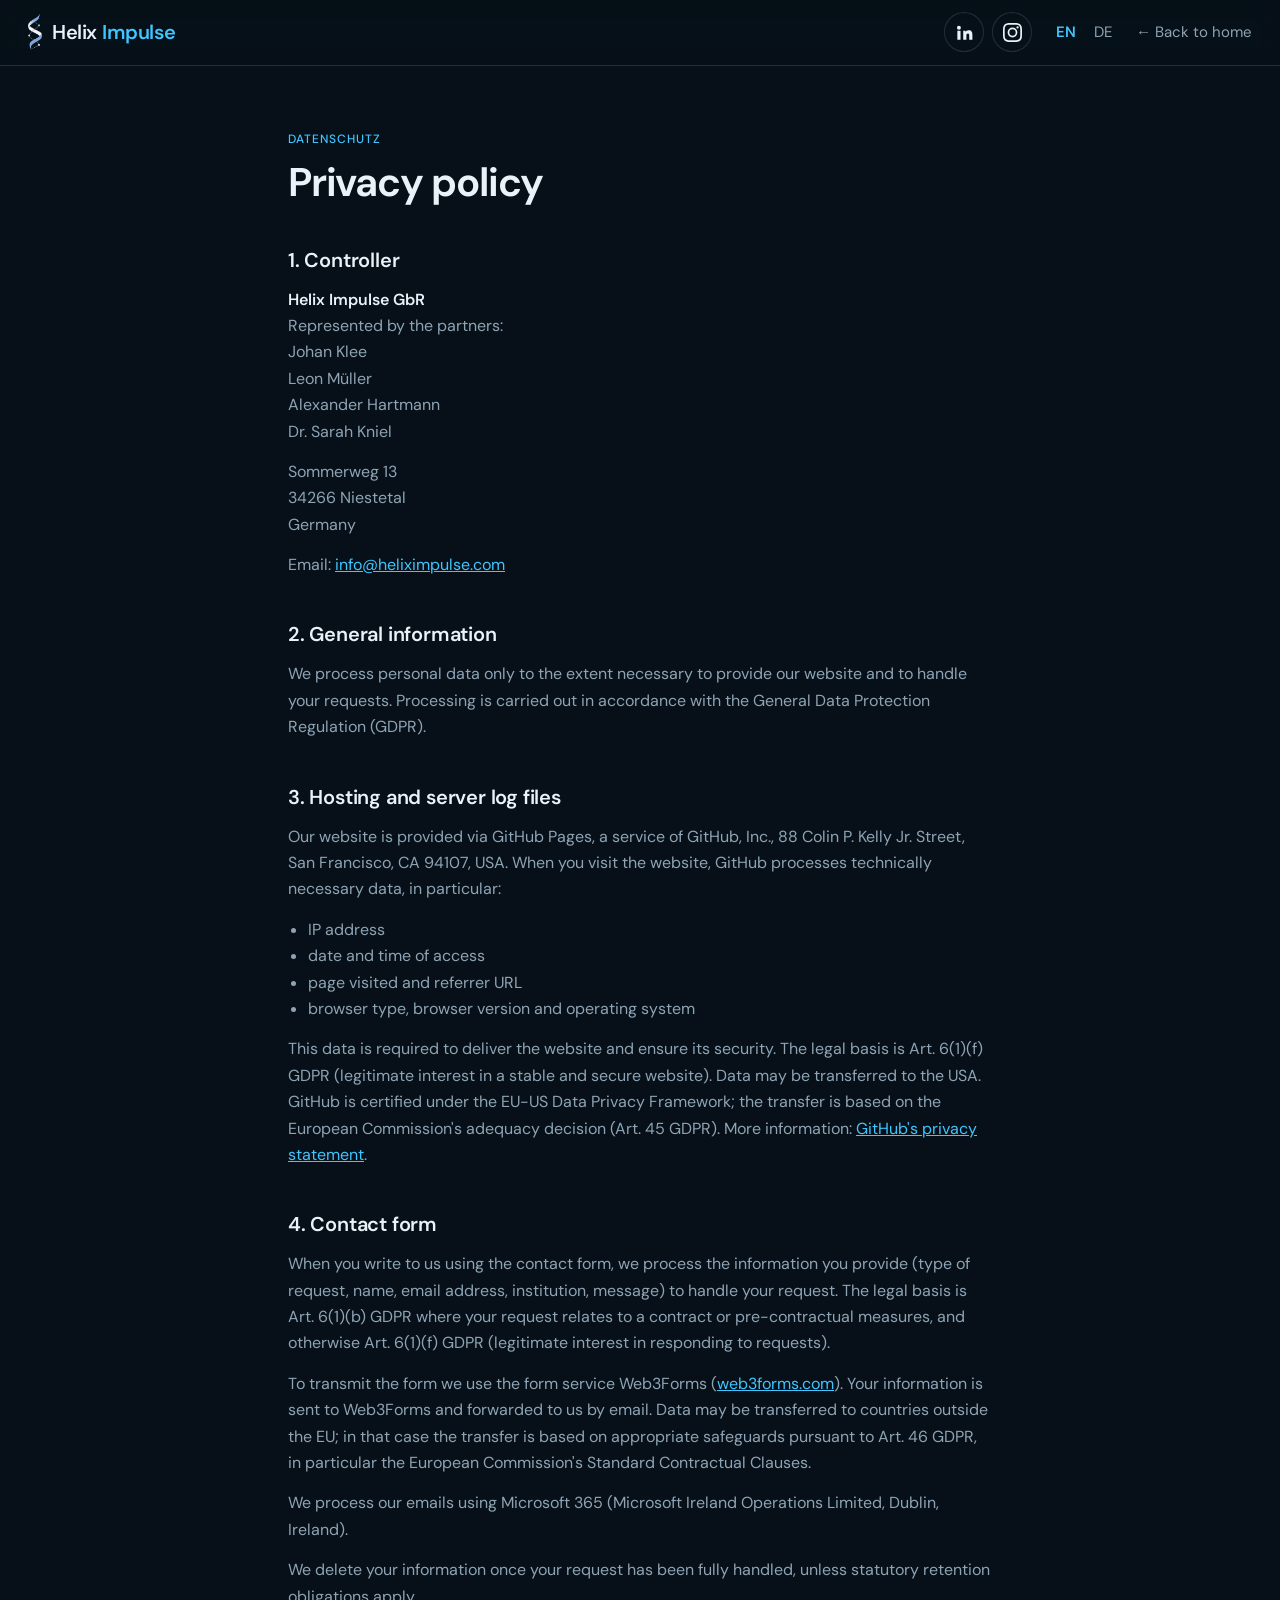
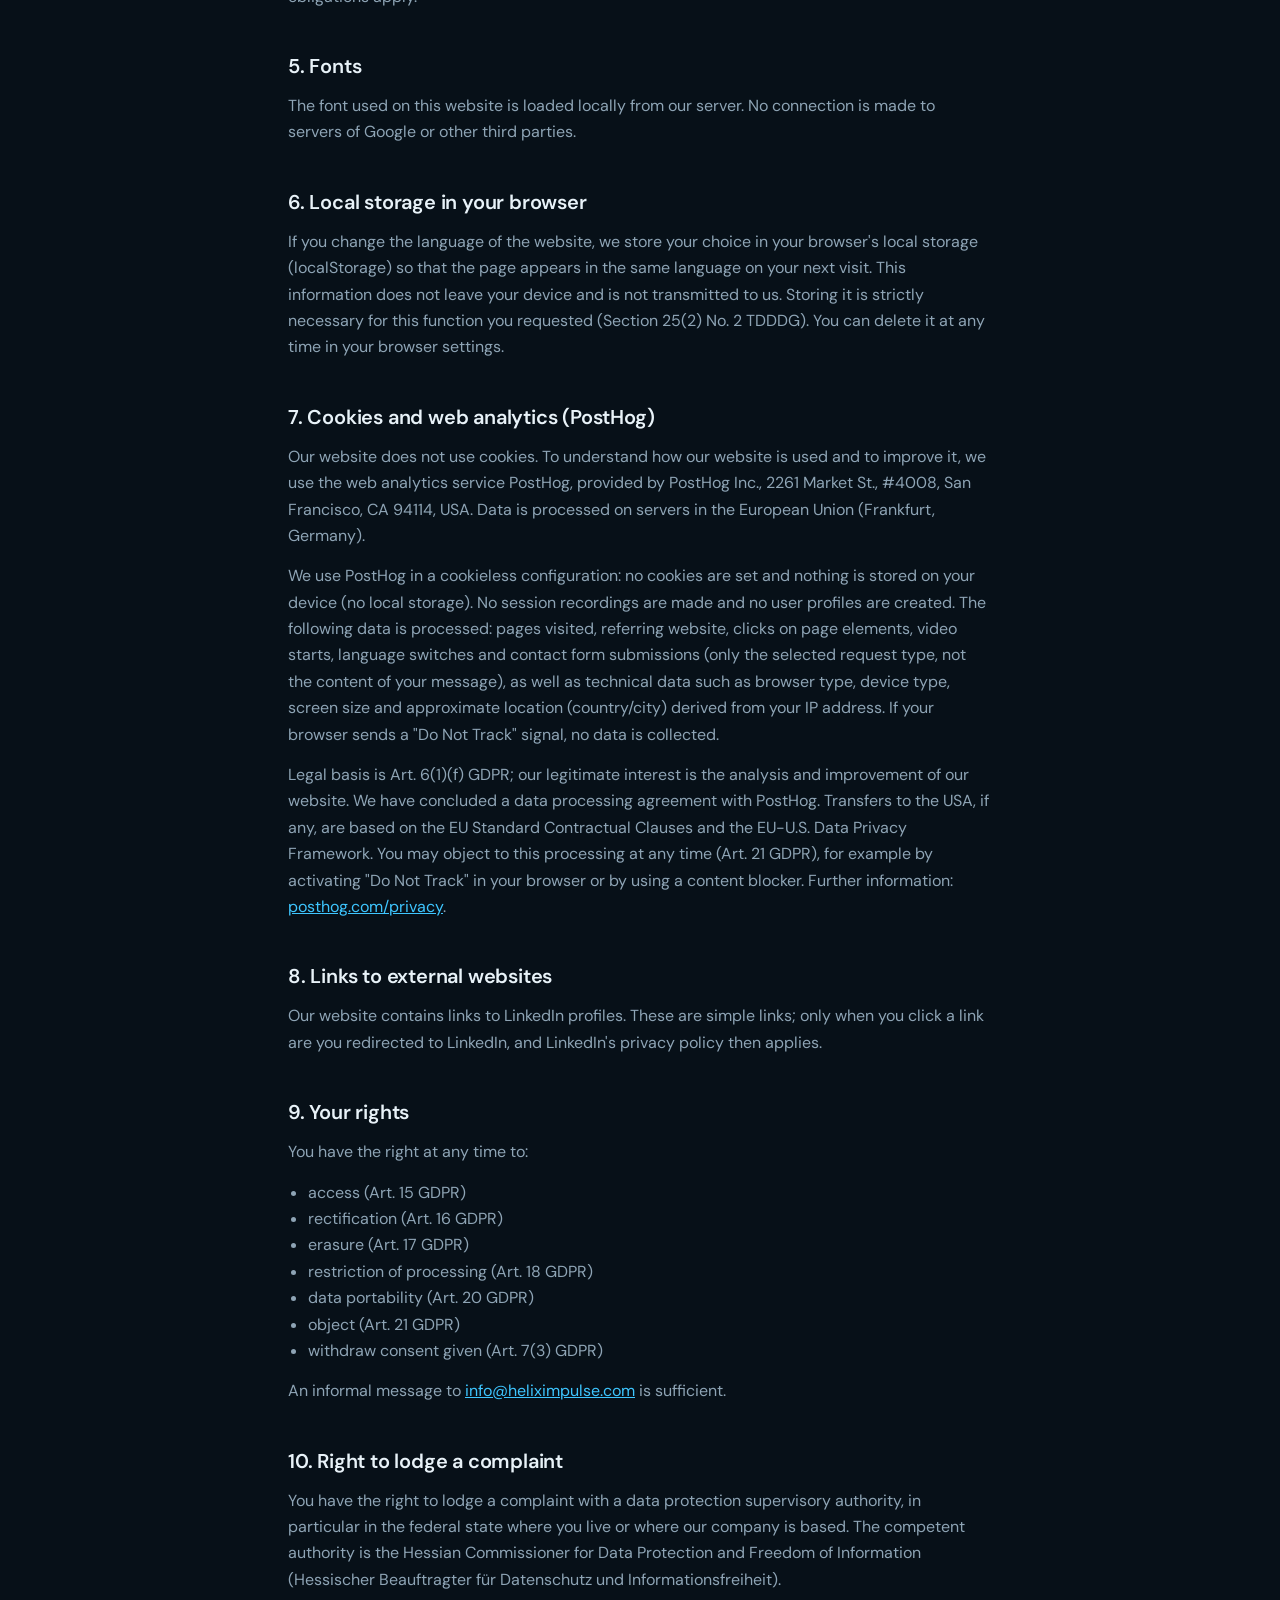
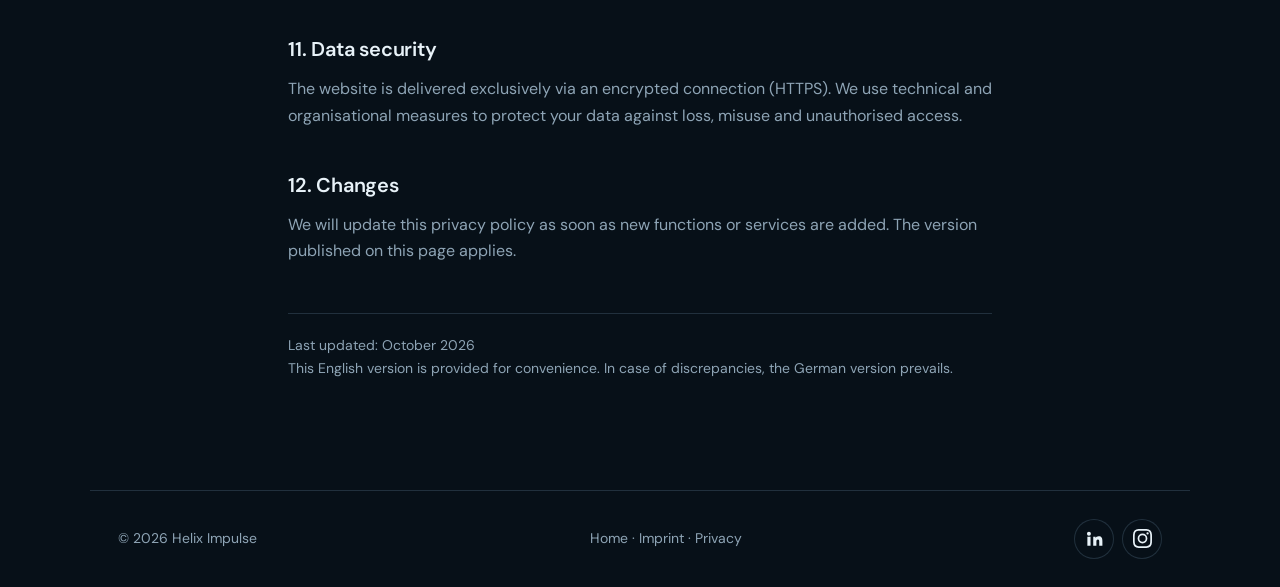
<file: datenschutz.html>
<!doctype html>
<html lang="en">
<head>
  <meta charset="utf-8">
  <meta name="viewport" content="width=device-width, initial-scale=1, viewport-fit=cover">
  <title>Privacy policy – Helix Impulse</title>
  <meta name="robots" content="noindex">
  <meta name="theme-color" content="#071018">
  <link rel="icon" type="image/png" href="assets/favicon.png">
  <link rel="apple-touch-icon" href="assets/apple-touch-icon.png">
  <link rel="preload" href="assets/fonts/dm-sans-latin-wght-normal.woff2" as="font" type="font/woff2" crossorigin>
  <link rel="stylesheet" href="assets/fonts.css">
  <link rel="stylesheet" href="assets/legal.css">
  <script src="assets/analytics.js" defer></script>
</head>
<body>
  <header class="topbar">
    <a class="brand" href="./"><img src="assets/logo-mark.png" alt="" width="14" height="36">Helix<span>Impulse</span></a>
    <div class="top-right">
      <span class="social top-social"><a class="soc" href="https://www.linkedin.com/company/heliximpulse/" target="_blank" rel="noopener" aria-label="Helix Impulse on LinkedIn"><svg viewBox="0 0 24 24" aria-hidden="true"><path d="M4.98 3.5a2.5 2.5 0 1 1 0 5 2.5 2.5 0 0 1 0-5ZM3 9.75h4v11.25H3V9.75Zm6.5 0h3.83v1.54h.06c.53-1 1.84-2.06 3.79-2.06 4.05 0 4.8 2.67 4.8 6.14V21h-4v-4.98c0-1.19-.02-2.72-1.66-2.72-1.66 0-1.92 1.3-1.92 2.63V21h-4V9.75Z"/></svg></a><a class="soc" href="https://www.instagram.com/heliximpulse/" target="_blank" rel="noopener" aria-label="Helix Impulse on Instagram"><svg viewBox="0 0 24 24" aria-hidden="true"><path d="M12 2.2c3.2 0 3.58 0 4.85.07 3.25.15 4.77 1.69 4.92 4.92.06 1.27.07 1.65.07 4.85s0 3.58-.07 4.85c-.15 3.23-1.66 4.77-4.92 4.92-1.27.06-1.65.07-4.85.07s-3.58 0-4.85-.07c-3.26-.15-4.77-1.7-4.92-4.92C2.17 15.58 2.16 15.2 2.16 12s0-3.58.07-4.85C2.38 3.92 3.9 2.38 7.15 2.23 8.42 2.17 8.8 2.16 12 2.16ZM12 0C8.74 0 8.33 0 7.05.07 2.7.27.27 2.69.07 7.05 0 8.33 0 8.74 0 12s0 3.67.07 4.95c.2 4.36 2.62 6.78 6.98 6.98C8.33 24 8.74 24 12 24s3.67 0 4.95-.07c4.35-.2 6.78-2.62 6.98-6.98.06-1.28.07-1.69.07-4.95s0-3.67-.07-4.95C23.73 2.7 21.31.27 16.95.07 15.67 0 15.26 0 12 0Zm0 5.84a6.16 6.16 0 1 0 0 12.32 6.16 6.16 0 0 0 0-12.32ZM12 16a4 4 0 1 1 0-8 4 4 0 0 1 0 8Zm6.4-11.85a1.44 1.44 0 1 0 0 2.88 1.44 1.44 0 0 0 0-2.88Z"/></svg></a></span>
      <div class="locale" role="group" aria-label="Language">
        <button type="button" data-set="en" aria-pressed="true">EN</button>
        <button type="button" data-set="de" aria-pressed="false">DE</button>
      </div>
      <a class="back" href="./"><span data-lang="en">← Back to home</span><span data-lang="de" hidden>← Zurück zur Startseite</span></a>
    </div>
  </header>
  <main>
    <div data-lang="en" lang="en">
    <div class="tag">Datenschutz</div>
    <h1>Privacy policy</h1>

    <h2>1. Controller</h2>
    <p><strong>Helix Impulse GbR</strong><br>
    Represented by the partners:<br>
    Johan Klee<br>
    Leon Müller<br>
    Alexander Hartmann<br>
    Dr. Sarah Kniel</p>
    <p>Sommerweg 13<br>
    34266 Niestetal<br>
    Germany</p>
    <p>Email: <a href="mailto:info@heliximpulse.com">info@heliximpulse.com</a></p>

    <h2>2. General information</h2>
    <p>We process personal data only to the extent necessary to provide our website and to handle your requests. Processing is carried out in accordance with the General Data Protection Regulation (GDPR).</p>

    <h2>3. Hosting and server log files</h2>
    <p>Our website is provided via GitHub Pages, a service of GitHub, Inc., 88 Colin P. Kelly Jr. Street, San Francisco, CA 94107, USA. When you visit the website, GitHub processes technically necessary data, in particular:</p>
    <ul>
      <li>IP address</li>
      <li>date and time of access</li>
      <li>page visited and referrer URL</li>
      <li>browser type, browser version and operating system</li>
    </ul>
    <p>This data is required to deliver the website and ensure its security. The legal basis is Art. 6(1)(f) GDPR (legitimate interest in a stable and secure website). Data may be transferred to the USA. GitHub is certified under the EU-US Data Privacy Framework; the transfer is based on the European Commission's adequacy decision (Art. 45 GDPR). More information: <a href="https://docs.github.com/en/site-policy/privacy-policies/github-general-privacy-statement" target="_blank" rel="noopener">GitHub's privacy statement</a>.</p>

    <h2>4. Contact form</h2>
    <p>When you write to us using the contact form, we process the information you provide (type of request, name, email address, institution, message) to handle your request. The legal basis is Art. 6(1)(b) GDPR where your request relates to a contract or pre-contractual measures, and otherwise Art. 6(1)(f) GDPR (legitimate interest in responding to requests).</p>
    <p>To transmit the form we use the form service Web3Forms (<a href="https://web3forms.com" target="_blank" rel="noopener">web3forms.com</a>). Your information is sent to Web3Forms and forwarded to us by email. Data may be transferred to countries outside the EU; in that case the transfer is based on appropriate safeguards pursuant to Art. 46 GDPR, in particular the European Commission's Standard Contractual Clauses.</p>
    <p>We process our emails using Microsoft 365 (Microsoft Ireland Operations Limited, Dublin, Ireland).</p>
    <p>We delete your information once your request has been fully handled, unless statutory retention obligations apply.</p>

    <h2>5. Fonts</h2>
    <p>The font used on this website is loaded locally from our server. No connection is made to servers of Google or other third parties.</p>

    <h2>6. Local storage in your browser</h2>
    <p>If you change the language of the website, we store your choice in your browser's local storage (localStorage) so that the page appears in the same language on your next visit. This information does not leave your device and is not transmitted to us. Storing it is strictly necessary for this function you requested (Section 25(2) No. 2 TDDDG). You can delete it at any time in your browser settings.</p>

    <h2>7. Cookies and web analytics (PostHog)</h2>
    <p>Our website does not use cookies. To understand how our website is used and to improve it, we use the web analytics service PostHog, provided by PostHog Inc., 2261 Market St., #4008, San Francisco, CA 94114, USA. Data is processed on servers in the European Union (Frankfurt, Germany).</p>
    <p>We use PostHog in a cookieless configuration: no cookies are set and nothing is stored on your device (no local storage). No session recordings are made and no user profiles are created. The following data is processed: pages visited, referring website, clicks on page elements, video starts, language switches and contact form submissions (only the selected request type, not the content of your message), as well as technical data such as browser type, device type, screen size and approximate location (country/city) derived from your IP address. If your browser sends a "Do Not Track" signal, no data is collected.</p>
    <p>Legal basis is Art. 6(1)(f) GDPR; our legitimate interest is the analysis and improvement of our website. We have concluded a data processing agreement with PostHog. Transfers to the USA, if any, are based on the EU Standard Contractual Clauses and the EU-U.S. Data Privacy Framework. You may object to this processing at any time (Art. 21 GDPR), for example by activating "Do Not Track" in your browser or by using a content blocker. Further information: <a href="https://posthog.com/privacy" target="_blank" rel="noopener">posthog.com/privacy</a>.</p>

    <h2>8. Links to external websites</h2>
    <p>Our website contains links to LinkedIn profiles. These are simple links; only when you click a link are you redirected to LinkedIn, and LinkedIn's privacy policy then applies.</p>

    <h2>9. Your rights</h2>
    <p>You have the right at any time to:</p>
    <ul>
      <li>access (Art. 15 GDPR)</li>
      <li>rectification (Art. 16 GDPR)</li>
      <li>erasure (Art. 17 GDPR)</li>
      <li>restriction of processing (Art. 18 GDPR)</li>
      <li>data portability (Art. 20 GDPR)</li>
      <li>object (Art. 21 GDPR)</li>
      <li>withdraw consent given (Art. 7(3) GDPR)</li>
    </ul>
    <p>An informal message to <a href="mailto:info@heliximpulse.com">info@heliximpulse.com</a> is sufficient.</p>

    <h2>10. Right to lodge a complaint</h2>
    <p>You have the right to lodge a complaint with a data protection supervisory authority, in particular in the federal state where you live or where our company is based. The competent authority is the Hessian Commissioner for Data Protection and Freedom of Information (Hessischer Beauftragter für Datenschutz und Informationsfreiheit).</p>

    <h2>11. Data security</h2>
    <p>The website is delivered exclusively via an encrypted connection (HTTPS). We use technical and organisational measures to protect your data against loss, misuse and unauthorised access.</p>

    <h2>12. Changes</h2>
    <p>We will update this privacy policy as soon as new functions or services are added. The version published on this page applies.</p>

    <p class="note">Last updated: October 2026<br>This English version is provided for convenience. In case of discrepancies, the German version prevails.</p>
    </div>
    <div data-lang="de" lang="de" hidden>
    <div class="tag">Privacy policy</div>
    <h1>Datenschutzerklärung</h1>

    <h2>1. Verantwortlicher</h2>
    <p><strong>Helix Impulse GbR</strong><br>
    Vertreten durch die Gesellschafter:<br>
    Johan Klee<br>
    Leon Müller<br>
    Alexander Hartmann<br>
    Dr. Sarah Kniel</p>
    <p>Sommerweg 13<br>
    34266 Niestetal<br>
    Deutschland</p>
    <p>E-Mail: <a href="mailto:info@heliximpulse.com">info@heliximpulse.com</a></p>

    <h2>2. Allgemeine Hinweise</h2>
    <p>Wir verarbeiten personenbezogene Daten nur, soweit dies zur Bereitstellung unserer Website und zur Bearbeitung Ihrer Anfragen erforderlich ist. Die Verarbeitung erfolgt auf Grundlage der Datenschutz-Grundverordnung (DSGVO).</p>

    <h2>3. Hosting und Server-Logfiles</h2>
    <p>Unsere Website wird über GitHub Pages bereitgestellt, einen Dienst der GitHub, Inc., 88 Colin P. Kelly Jr. Street, San Francisco, CA 94107, USA. Beim Aufruf der Website verarbeitet GitHub technisch notwendige Daten, insbesondere:</p>
    <ul>
      <li>IP-Adresse</li>
      <li>Datum und Uhrzeit des Zugriffs</li>
      <li>aufgerufene Seite und Referrer-URL</li>
      <li>Browsertyp, Browserversion und Betriebssystem</li>
    </ul>
    <p>Diese Daten werden benötigt, um die Website auszuliefern und ihre Sicherheit zu gewährleisten. Rechtsgrundlage ist Art. 6 Abs. 1 lit. f DSGVO (berechtigtes Interesse an einer stabilen und sicheren Website). Dabei können Daten in die USA übermittelt werden. GitHub ist nach dem EU-US Data Privacy Framework zertifiziert; die Übermittlung stützt sich auf den Angemessenheitsbeschluss der EU-Kommission (Art. 45 DSGVO). Weitere Informationen: <a href="https://docs.github.com/de/site-policy/privacy-policies/github-general-privacy-statement" target="_blank" rel="noopener">Datenschutzerklärung von GitHub</a>.</p>

    <h2>4. Kontaktformular</h2>
    <p>Wenn Sie uns über das Kontaktformular schreiben, verarbeiten wir Ihre Angaben (Anliegen, Name, E-Mail-Adresse, Institution, Nachricht) zur Bearbeitung Ihrer Anfrage. Rechtsgrundlage ist Art. 6 Abs. 1 lit. b DSGVO, soweit Ihre Anfrage auf einen Vertrag oder vorvertragliche Maßnahmen gerichtet ist, im Übrigen Art. 6 Abs. 1 lit. f DSGVO (berechtigtes Interesse an der Beantwortung von Anfragen).</p>
    <p>Für die Übermittlung nutzen wir den Formulardienst Web3Forms (<a href="https://web3forms.com" target="_blank" rel="noopener">web3forms.com</a>). Ihre Angaben werden an Web3Forms übertragen und von dort per E-Mail an uns weitergeleitet. Dabei kann eine Übermittlung in Drittländer außerhalb der EU erfolgen; in diesem Fall stützt sich die Übermittlung auf geeignete Garantien nach Art. 46 DSGVO, insbesondere die Standardvertragsklauseln der EU-Kommission.</p>
    <p>Unsere E-Mails verarbeiten wir über Microsoft 365 (Microsoft Ireland Operations Limited, Dublin, Irland).</p>
    <p>Wir löschen Ihre Angaben, sobald Ihre Anfrage abschließend bearbeitet ist, sofern keine gesetzlichen Aufbewahrungspflichten entgegenstehen.</p>

    <h2>5. Schriftarten</h2>
    <p>Die auf dieser Website verwendete Schriftart wird lokal von unserem Server geladen. Es findet keine Verbindung zu Servern von Google oder anderen Drittanbietern statt.</p>

    <h2>6. Lokale Speicherung im Browser</h2>
    <p>Wenn Sie die Sprache der Website umstellen, speichern wir Ihre Auswahl im lokalen Speicher Ihres Browsers (localStorage), damit die Seite beim nächsten Besuch in derselben Sprache erscheint. Diese Information verlässt Ihr Gerät nicht und wird nicht an uns übertragen. Die Speicherung ist für diese von Ihnen gewünschte Funktion unbedingt erforderlich (§ 25 Abs. 2 Nr. 2 TDDDG). Sie können sie jederzeit über die Einstellungen Ihres Browsers löschen.</p>

    <h2>7. Cookies und Webanalyse (PostHog)</h2>
    <p>Unsere Website verwendet keine Cookies. Um zu verstehen, wie unsere Website genutzt wird, und sie zu verbessern, nutzen wir den Webanalysedienst PostHog der PostHog Inc., 2261 Market St., #4008, San Francisco, CA 94114, USA. Die Daten werden auf Servern in der Europäischen Union (Frankfurt, Deutschland) verarbeitet.</p>
    <p>Wir setzen PostHog cookielos ein: Es werden keine Cookies gesetzt und keine Daten auf Ihrem Endgerät gespeichert (kein Local Storage). Es finden keine Sitzungsaufzeichnungen statt und es werden keine Nutzerprofile gebildet. Verarbeitet werden: aufgerufene Seiten, verweisende Website, Klicks auf Seitenelemente, Videostarts, Sprachwechsel und das Absenden des Kontaktformulars (nur die gewählte Anfrageart, nicht der Inhalt Ihrer Nachricht) sowie technische Daten wie Browsertyp, Gerätetyp, Bildschirmgröße und der aus Ihrer IP-Adresse abgeleitete ungefähre Standort (Land/Stadt). Sendet Ihr Browser ein „Do Not Track“-Signal, werden keine Daten erhoben.</p>
    <p>Rechtsgrundlage ist Art. 6 Abs. 1 lit. f DSGVO; unser berechtigtes Interesse liegt in der Analyse und Verbesserung unserer Website. Mit PostHog haben wir einen Vertrag zur Auftragsverarbeitung geschlossen. Eine etwaige Übermittlung in die USA erfolgt auf Grundlage der EU-Standardvertragsklauseln und des EU-US Data Privacy Framework. Sie können der Verarbeitung jederzeit widersprechen (Art. 21 DSGVO), etwa indem Sie „Do Not Track“ in Ihrem Browser aktivieren oder einen Inhaltsblocker verwenden. Weitere Informationen: <a href="https://posthog.com/privacy" target="_blank" rel="noopener">posthog.com/privacy</a>.</p>

    <h2>8. Links zu externen Websites</h2>
    <p>Unsere Website enthält Links zu LinkedIn-Profilen. Es handelt sich um einfache Links; erst wenn Sie einen Link anklicken, werden Sie zu LinkedIn weitergeleitet und es gelten die Datenschutzbestimmungen von LinkedIn.</p>

    <h2>9. Ihre Rechte</h2>
    <p>Sie haben jederzeit das Recht auf:</p>
    <ul>
      <li>Auskunft (Art. 15 DSGVO)</li>
      <li>Berichtigung (Art. 16 DSGVO)</li>
      <li>Löschung (Art. 17 DSGVO)</li>
      <li>Einschränkung der Verarbeitung (Art. 18 DSGVO)</li>
      <li>Datenübertragbarkeit (Art. 20 DSGVO)</li>
      <li>Widerspruch (Art. 21 DSGVO)</li>
      <li>Widerruf erteilter Einwilligungen (Art. 7 Abs. 3 DSGVO)</li>
    </ul>
    <p>Eine formlose Nachricht an <a href="mailto:info@heliximpulse.com">info@heliximpulse.com</a> genügt.</p>

    <h2>10. Beschwerderecht</h2>
    <p>Sie haben das Recht, sich bei einer Datenschutzaufsichtsbehörde zu beschweren, insbesondere in dem Bundesland Ihres Wohnorts oder am Sitz unseres Unternehmens. Zuständig ist der Hessische Beauftragte für Datenschutz und Informationsfreiheit.</p>

    <h2>11. Datensicherheit</h2>
    <p>Die Website wird ausschließlich über eine verschlüsselte Verbindung (HTTPS) ausgeliefert. Wir setzen technische und organisatorische Maßnahmen ein, um Ihre Daten vor Verlust, Missbrauch und unbefugtem Zugriff zu schützen.</p>

    <h2>12. Änderungen</h2>
    <p>Wir passen diese Datenschutzerklärung an, sobald neue Funktionen oder Dienste hinzukommen. Es gilt die jeweils auf dieser Seite veröffentlichte Fassung.</p>

    <p class="note">Stand: Oktober 2026</p>
    </div>
  </main>
  <footer>
    <span>© <span data-year>2026</span> Helix Impulse</span>
    <span><a href="./"><span data-lang="en">Home</span><span data-lang="de" hidden>Startseite</span></a> · <a href="impressum.html"><span data-lang="en">Imprint</span><span data-lang="de" hidden>Impressum</span></a> · <a href="datenschutz.html"><span data-lang="en">Privacy</span><span data-lang="de" hidden>Datenschutz</span></a></span>
    <span class="social"><a href="https://www.linkedin.com/company/heliximpulse/" target="_blank" rel="noopener" aria-label="Helix Impulse on LinkedIn"><svg viewBox="0 0 24 24" aria-hidden="true"><path d="M4.98 3.5a2.5 2.5 0 1 1 0 5 2.5 2.5 0 0 1 0-5ZM3 9.75h4v11.25H3V9.75Zm6.5 0h3.83v1.54h.06c.53-1 1.84-2.06 3.79-2.06 4.05 0 4.8 2.67 4.8 6.14V21h-4v-4.98c0-1.19-.02-2.72-1.66-2.72-1.66 0-1.92 1.3-1.92 2.63V21h-4V9.75Z"/></svg></a><a href="https://www.instagram.com/heliximpulse/" target="_blank" rel="noopener" aria-label="Helix Impulse on Instagram"><svg viewBox="0 0 24 24" aria-hidden="true"><path d="M12 2.2c3.2 0 3.58 0 4.85.07 3.25.15 4.77 1.69 4.92 4.92.06 1.27.07 1.65.07 4.85s0 3.58-.07 4.85c-.15 3.23-1.66 4.77-4.92 4.92-1.27.06-1.65.07-4.85.07s-3.58 0-4.85-.07c-3.26-.15-4.77-1.7-4.92-4.92C2.17 15.58 2.16 15.2 2.16 12s0-3.58.07-4.85C2.38 3.92 3.9 2.38 7.15 2.23 8.42 2.17 8.8 2.16 12 2.16ZM12 0C8.74 0 8.33 0 7.05.07 2.7.27.27 2.69.07 7.05 0 8.33 0 8.74 0 12s0 3.67.07 4.95c.2 4.36 2.62 6.78 6.98 6.98C8.33 24 8.74 24 12 24s3.67 0 4.95-.07c4.35-.2 6.78-2.62 6.98-6.98.06-1.28.07-1.69.07-4.95s0-3.67-.07-4.95C23.73 2.7 21.31.27 16.95.07 15.67 0 15.26 0 12 0Zm0 5.84a6.16 6.16 0 1 0 0 12.32 6.16 6.16 0 0 0 0-12.32ZM12 16a4 4 0 1 1 0-8 4 4 0 0 1 0 8Zm6.4-11.85a1.44 1.44 0 1 0 0 2.88 1.44 1.44 0 0 0 0-2.88Z"/></svg></a></span>
  </footer>
  <script>
    // Same language preference as the home page: ?lang=de, then the stored choice, otherwise English.
    (function () {
      var titles = { en: 'Privacy policy – Helix Impulse', de: 'Datenschutzerklärung – Helix Impulse' };
      function setLang(lang) {
        lang = lang === 'de' ? 'de' : 'en';
        document.documentElement.lang = lang;
        document.title = titles[lang];
        document.querySelectorAll('[data-lang]').forEach(function (el) { el.hidden = el.getAttribute('data-lang') !== lang; });
        document.querySelectorAll('.locale button').forEach(function (b) { b.setAttribute('aria-pressed', String(b.dataset.set === lang)); });
        try { localStorage.setItem('helix-locale', lang); } catch (e) {}
        // Links to the home page go to the German page (/de/) when German is active
        document.querySelectorAll('a[data-home], a[href="./"], a[href^="./#"]').forEach(function (a) {
          if (!a.dataset.home) a.dataset.home = a.getAttribute('href');
          a.setAttribute('href', lang === 'de' ? a.dataset.home.replace('./', './de/') : a.dataset.home);
        });
      }
      document.querySelectorAll('.locale button').forEach(function (b) { b.addEventListener('click', function () { setLang(b.dataset.set); }); });
      var initial = new URLSearchParams(location.search).get('lang');
      if (!initial) { try { initial = localStorage.getItem('helix-locale'); } catch (e) {} }
      setLang(initial);
      document.querySelectorAll('[data-year]').forEach(function (el) { el.textContent = new Date().getFullYear(); });
    })();
  </script>
</body>
</html>
</file>
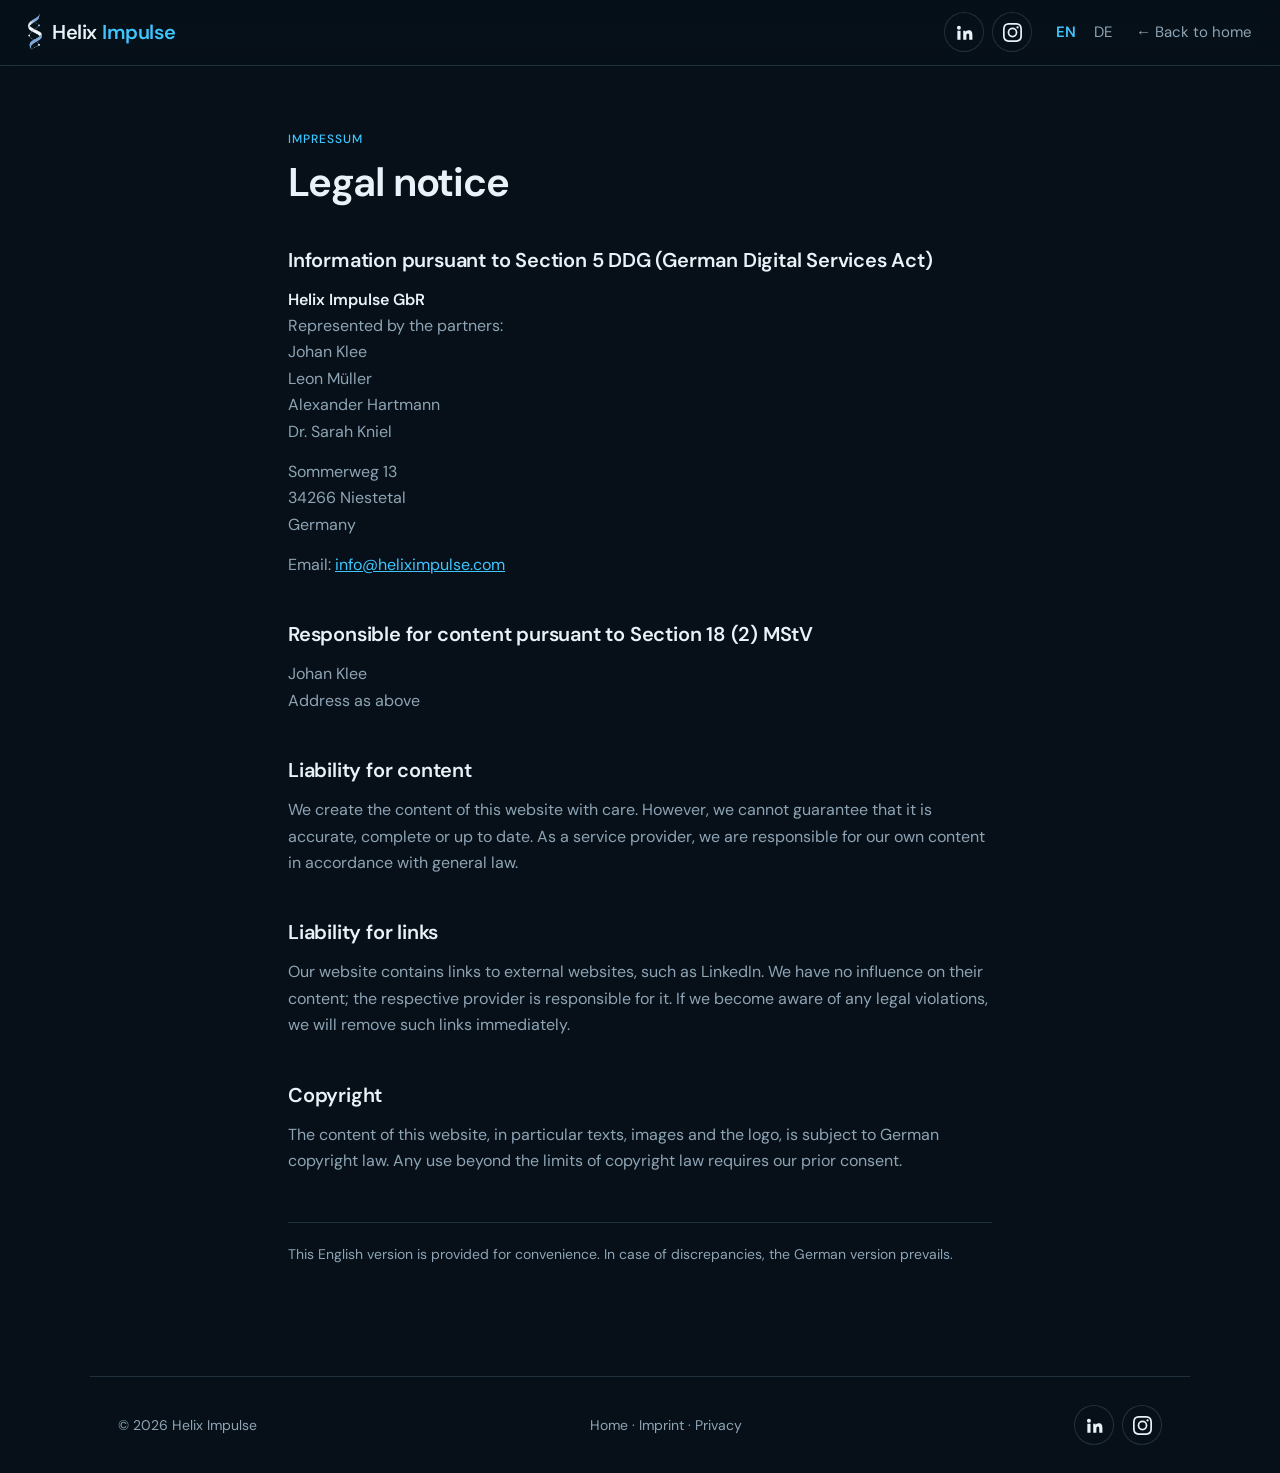
<file: impressum.html>
<!doctype html>
<html lang="en">
<head>
  <meta charset="utf-8">
  <meta name="viewport" content="width=device-width, initial-scale=1, viewport-fit=cover">
  <title>Legal notice – Helix Impulse</title>
  <meta name="robots" content="noindex">
  <meta name="theme-color" content="#071018">
  <link rel="icon" type="image/png" href="assets/favicon.png">
  <link rel="apple-touch-icon" href="assets/apple-touch-icon.png">
  <link rel="preload" href="assets/fonts/dm-sans-latin-wght-normal.woff2" as="font" type="font/woff2" crossorigin>
  <link rel="stylesheet" href="assets/fonts.css">
  <link rel="stylesheet" href="assets/legal.css">
  <script src="assets/analytics.js" defer></script>
</head>
<body>
  <header class="topbar">
    <a class="brand" href="./"><img src="assets/logo-mark.png" alt="" width="14" height="36">Helix<span>Impulse</span></a>
    <div class="top-right">
      <span class="social top-social"><a class="soc" href="https://www.linkedin.com/company/heliximpulse/" target="_blank" rel="noopener" aria-label="Helix Impulse on LinkedIn"><svg viewBox="0 0 24 24" aria-hidden="true"><path d="M4.98 3.5a2.5 2.5 0 1 1 0 5 2.5 2.5 0 0 1 0-5ZM3 9.75h4v11.25H3V9.75Zm6.5 0h3.83v1.54h.06c.53-1 1.84-2.06 3.79-2.06 4.05 0 4.8 2.67 4.8 6.14V21h-4v-4.98c0-1.19-.02-2.72-1.66-2.72-1.66 0-1.92 1.3-1.92 2.63V21h-4V9.75Z"/></svg></a><a class="soc" href="https://www.instagram.com/heliximpulse/" target="_blank" rel="noopener" aria-label="Helix Impulse on Instagram"><svg viewBox="0 0 24 24" aria-hidden="true"><path d="M12 2.2c3.2 0 3.58 0 4.85.07 3.25.15 4.77 1.69 4.92 4.92.06 1.27.07 1.65.07 4.85s0 3.58-.07 4.85c-.15 3.23-1.66 4.77-4.92 4.92-1.27.06-1.65.07-4.85.07s-3.58 0-4.85-.07c-3.26-.15-4.77-1.7-4.92-4.92C2.17 15.58 2.16 15.2 2.16 12s0-3.58.07-4.85C2.38 3.92 3.9 2.38 7.15 2.23 8.42 2.17 8.8 2.16 12 2.16ZM12 0C8.74 0 8.33 0 7.05.07 2.7.27.27 2.69.07 7.05 0 8.33 0 8.74 0 12s0 3.67.07 4.95c.2 4.36 2.62 6.78 6.98 6.98C8.33 24 8.74 24 12 24s3.67 0 4.95-.07c4.35-.2 6.78-2.62 6.98-6.98.06-1.28.07-1.69.07-4.95s0-3.67-.07-4.95C23.73 2.7 21.31.27 16.95.07 15.67 0 15.26 0 12 0Zm0 5.84a6.16 6.16 0 1 0 0 12.32 6.16 6.16 0 0 0 0-12.32ZM12 16a4 4 0 1 1 0-8 4 4 0 0 1 0 8Zm6.4-11.85a1.44 1.44 0 1 0 0 2.88 1.44 1.44 0 0 0 0-2.88Z"/></svg></a></span>
      <div class="locale" role="group" aria-label="Language">
        <button type="button" data-set="en" aria-pressed="true">EN</button>
        <button type="button" data-set="de" aria-pressed="false">DE</button>
      </div>
      <a class="back" href="./"><span data-lang="en">← Back to home</span><span data-lang="de" hidden>← Zurück zur Startseite</span></a>
    </div>
  </header>
  <main>
    <div data-lang="en" lang="en">
    <div class="tag">Impressum</div>
    <h1>Legal notice</h1>

    <h2>Information pursuant to Section 5 DDG (German Digital Services Act)</h2>
    <p><strong>Helix Impulse GbR</strong><br>
    Represented by the partners:<br>
    Johan Klee<br>
    Leon Müller<br>
    Alexander Hartmann<br>
    Dr. Sarah Kniel</p>
    <p>Sommerweg 13<br>
    34266 Niestetal<br>
    Germany</p>
    <p>Email: <a href="mailto:info@heliximpulse.com">info@heliximpulse.com</a></p>

    <h2>Responsible for content pursuant to Section 18 (2) MStV</h2>
    <p>Johan Klee<br>
    Address as above</p>

    <h2>Liability for content</h2>
    <p>We create the content of this website with care. However, we cannot guarantee that it is accurate, complete or up to date. As a service provider, we are responsible for our own content in accordance with general law.</p>

    <h2>Liability for links</h2>
    <p>Our website contains links to external websites, such as LinkedIn. We have no influence on their content; the respective provider is responsible for it. If we become aware of any legal violations, we will remove such links immediately.</p>

    <h2>Copyright</h2>
    <p>The content of this website, in particular texts, images and the logo, is subject to German copyright law. Any use beyond the limits of copyright law requires our prior consent.</p>

    <p class="note">This English version is provided for convenience. In case of discrepancies, the German version prevails.</p>
    </div>
    <div data-lang="de" lang="de" hidden>
    <div class="tag">Legal notice</div>
    <h1>Impressum</h1>

    <h2>Angaben gemäß § 5 DDG</h2>
    <p><strong>Helix Impulse GbR</strong><br>
    Vertreten durch die Gesellschafter:<br>
    Johan Klee<br>
    Leon Müller<br>
    Alexander Hartmann<br>
    Dr. Sarah Kniel</p>
    <p>Sommerweg 13<br>
    34266 Niestetal<br>
    Deutschland</p>
    <p>E-Mail: <a href="mailto:info@heliximpulse.com">info@heliximpulse.com</a></p>

    <h2>Verantwortlich für den Inhalt nach § 18 Abs. 2 MStV</h2>
    <p>Johan Klee<br>
    Anschrift wie oben</p>

    <h2>Haftung für Inhalte</h2>
    <p>Wir erstellen die Inhalte dieser Website mit Sorgfalt. Für die Richtigkeit, Vollständigkeit und Aktualität übernehmen wir jedoch keine Gewähr. Als Diensteanbieter sind wir für eigene Inhalte nach den allgemeinen Gesetzen verantwortlich.</p>

    <h2>Haftung für Links</h2>
    <p>Unsere Website enthält Links zu externen Websites, etwa zu LinkedIn. Auf deren Inhalte haben wir keinen Einfluss; verantwortlich ist der jeweilige Anbieter. Bei Bekanntwerden von Rechtsverletzungen entfernen wir solche Links umgehend.</p>

    <h2>Urheberrecht</h2>
    <p>Die Inhalte dieser Website, insbesondere Texte, Bilder und das Logo, unterliegen dem deutschen Urheberrecht. Eine Verwendung außerhalb der Grenzen des Urheberrechts bedarf unserer vorherigen Zustimmung.</p>
    </div>
  </main>
  <footer>
    <span>© <span data-year>2026</span> Helix Impulse</span>
    <span><a href="./"><span data-lang="en">Home</span><span data-lang="de" hidden>Startseite</span></a> · <a href="impressum.html"><span data-lang="en">Imprint</span><span data-lang="de" hidden>Impressum</span></a> · <a href="datenschutz.html"><span data-lang="en">Privacy</span><span data-lang="de" hidden>Datenschutz</span></a></span>
    <span class="social"><a href="https://www.linkedin.com/company/heliximpulse/" target="_blank" rel="noopener" aria-label="Helix Impulse on LinkedIn"><svg viewBox="0 0 24 24" aria-hidden="true"><path d="M4.98 3.5a2.5 2.5 0 1 1 0 5 2.5 2.5 0 0 1 0-5ZM3 9.75h4v11.25H3V9.75Zm6.5 0h3.83v1.54h.06c.53-1 1.84-2.06 3.79-2.06 4.05 0 4.8 2.67 4.8 6.14V21h-4v-4.98c0-1.19-.02-2.72-1.66-2.72-1.66 0-1.92 1.3-1.92 2.63V21h-4V9.75Z"/></svg></a><a href="https://www.instagram.com/heliximpulse/" target="_blank" rel="noopener" aria-label="Helix Impulse on Instagram"><svg viewBox="0 0 24 24" aria-hidden="true"><path d="M12 2.2c3.2 0 3.58 0 4.85.07 3.25.15 4.77 1.69 4.92 4.92.06 1.27.07 1.65.07 4.85s0 3.58-.07 4.85c-.15 3.23-1.66 4.77-4.92 4.92-1.27.06-1.65.07-4.85.07s-3.58 0-4.85-.07c-3.26-.15-4.77-1.7-4.92-4.92C2.17 15.58 2.16 15.2 2.16 12s0-3.58.07-4.85C2.38 3.92 3.9 2.38 7.15 2.23 8.42 2.17 8.8 2.16 12 2.16ZM12 0C8.74 0 8.33 0 7.05.07 2.7.27.27 2.69.07 7.05 0 8.33 0 8.74 0 12s0 3.67.07 4.95c.2 4.36 2.62 6.78 6.98 6.98C8.33 24 8.74 24 12 24s3.67 0 4.95-.07c4.35-.2 6.78-2.62 6.98-6.98.06-1.28.07-1.69.07-4.95s0-3.67-.07-4.95C23.73 2.7 21.31.27 16.95.07 15.67 0 15.26 0 12 0Zm0 5.84a6.16 6.16 0 1 0 0 12.32 6.16 6.16 0 0 0 0-12.32ZM12 16a4 4 0 1 1 0-8 4 4 0 0 1 0 8Zm6.4-11.85a1.44 1.44 0 1 0 0 2.88 1.44 1.44 0 0 0 0-2.88Z"/></svg></a></span>
  </footer>
  <script>
    // Same language preference as the home page: ?lang=de, then the stored choice, otherwise English.
    (function () {
      var titles = { en: 'Legal notice – Helix Impulse', de: 'Impressum – Helix Impulse' };
      function setLang(lang) {
        lang = lang === 'de' ? 'de' : 'en';
        document.documentElement.lang = lang;
        document.title = titles[lang];
        document.querySelectorAll('[data-lang]').forEach(function (el) { el.hidden = el.getAttribute('data-lang') !== lang; });
        document.querySelectorAll('.locale button').forEach(function (b) { b.setAttribute('aria-pressed', String(b.dataset.set === lang)); });
        try { localStorage.setItem('helix-locale', lang); } catch (e) {}
        // Links to the home page go to the German page (/de/) when German is active
        document.querySelectorAll('a[data-home], a[href="./"], a[href^="./#"]').forEach(function (a) {
          if (!a.dataset.home) a.dataset.home = a.getAttribute('href');
          a.setAttribute('href', lang === 'de' ? a.dataset.home.replace('./', './de/') : a.dataset.home);
        });
      }
      document.querySelectorAll('.locale button').forEach(function (b) { b.addEventListener('click', function () { setLang(b.dataset.set); }); });
      var initial = new URLSearchParams(location.search).get('lang');
      if (!initial) { try { initial = localStorage.getItem('helix-locale'); } catch (e) {} }
      setLang(initial);
      document.querySelectorAll('[data-year]').forEach(function (el) { el.textContent = new Date().getFullYear(); });
    })();
  </script>
</body>
</html>
</file>
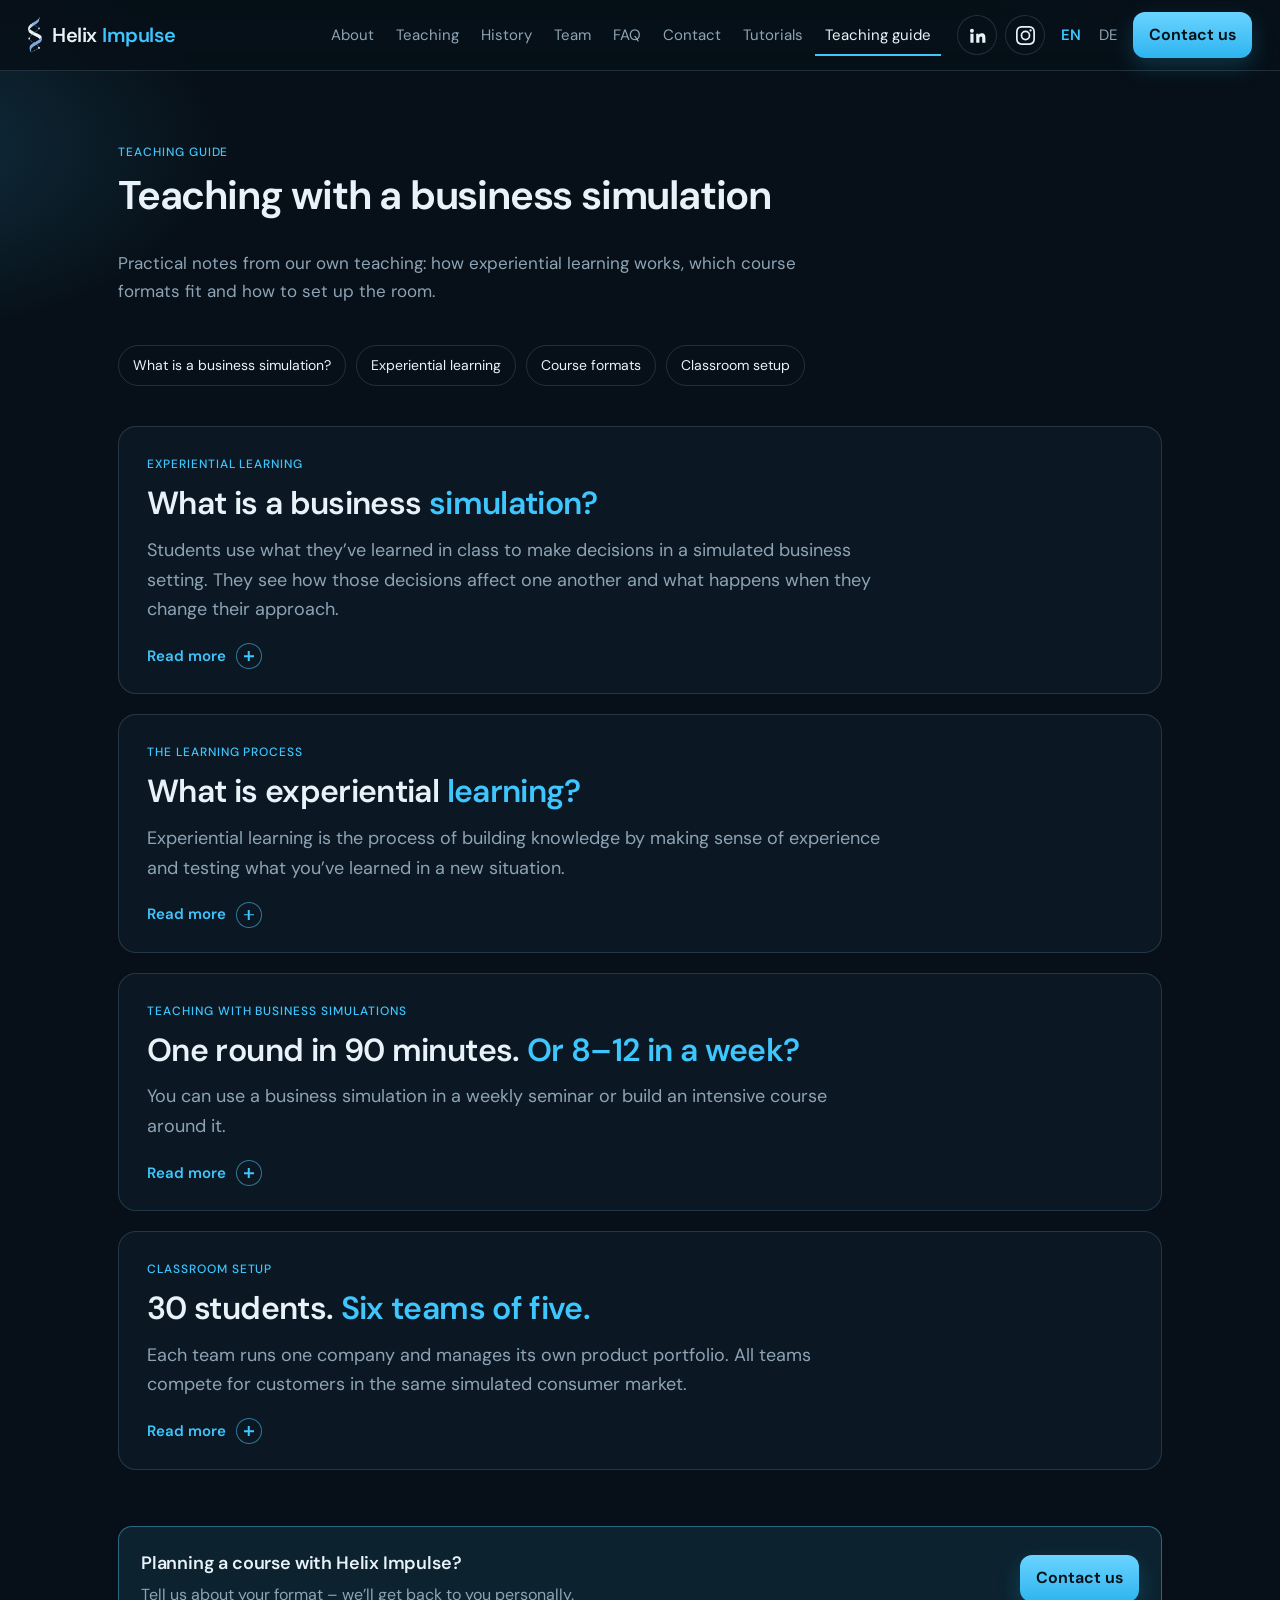
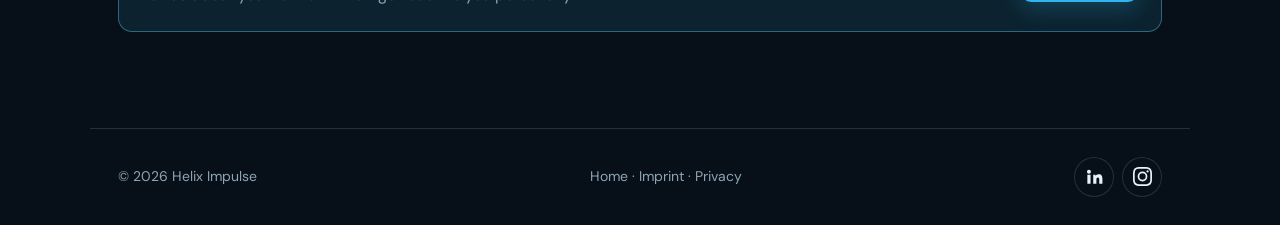
<file: teaching-guide.html>
<!doctype html>
<html lang="en">
<head>
  <meta charset="utf-8">
  <meta name="viewport" content="width=device-width, initial-scale=1, viewport-fit=cover">
  <title>Teaching guide – Helix Impulse</title>
  <meta name="description" content="How to teach with a business simulation: experiential learning, course formats from a 90-minute seminar to an intensive week, team sizes and classroom setup.">
  <meta name="theme-color" content="#071018">
  <link rel="canonical" href="https://www.heliximpulse.com/teaching-guide.html">
  <meta property="og:type" content="website">
  <meta property="og:site_name" content="Helix Impulse">
  <meta property="og:title" content="Teaching guide – Helix Impulse">
  <meta property="og:description" content="How to teach with a business simulation: experiential learning, course formats from a 90-minute seminar to an intensive week, team sizes and classroom setup.">
  <meta property="og:url" content="https://www.heliximpulse.com/teaching-guide.html">
  <meta property="og:image" content="https://www.heliximpulse.com/assets/og-image.png">
  <meta name="twitter:card" content="summary_large_image">
  <link rel="icon" type="image/png" href="assets/favicon.png">
  <link rel="apple-touch-icon" href="assets/apple-touch-icon.png">
  <link rel="preload" href="assets/fonts/dm-sans-latin-wght-normal.woff2" as="font" type="font/woff2" crossorigin>
  <link rel="stylesheet" href="assets/fonts.css">
  <link rel="stylesheet" href="assets/legal.css">
  <style>
    :root { --surf-2: #162838; --accent-ink: #041018; --glow: rgba(62, 198, 255, .16); }
    html { background: var(--bg); }
    body {
      min-height: 100vh;
      background-repeat: no-repeat;
      background:
        radial-gradient(900px 420px at 100% -10%, var(--glow), transparent 55%),
        radial-gradient(700px 380px at -10% 8%, color-mix(in srgb, var(--accent) 18%, transparent), transparent 50%),
        var(--bg);
    }
    main.tutorials { max-width: 1100px; padding-top: 72px; }
    .intro { color: var(--muted); max-width: 44rem; font-size: 17px; margin-bottom: 40px; }

    /* Tutorial grid */
    .tut-grid { display: grid; grid-template-columns: repeat(2, minmax(0, 1fr)); gap: 32px; }
    .tut { margin: 0; }
    .tut.featured { grid-column: 1 / -1; max-width: 900px; }
    .tut { display: flex; flex-direction: column; }
    .tut figcaption { margin-bottom: 18px; flex: 1; }
    .tut.featured figcaption { flex: none; }
    .tut h2 { font-size: 21px; margin: 0 0 6px; }
    .tut p { margin: 0; font-size: 15px; }
    .tut .meta { display: inline-block; margin-top: 12px; padding: 2px 10px; border-radius: 999px; background: color-mix(in srgb, var(--accent) 12%, transparent); color: var(--accent); font-size: 12px; font-weight: 600; }

    /* Video frame and play button, same as on the home page */
    .video-frame { position: relative; aspect-ratio: 16 / 9; border-radius: 16px; overflow: hidden; border: 1px solid color-mix(in srgb, var(--accent) 30%, var(--line)); box-shadow: 0 24px 60px -30px var(--glow); background: #050b12; }
    .video-frame video { display: block; width: 100%; height: 100%; object-fit: cover; }
    .video-play { position: absolute; inset: 0; display: flex; flex-direction: row; align-items: flex-end; justify-content: flex-start; gap: 12px; padding: 0 0 16px 16px; border: 0; background: linear-gradient(180deg, transparent 60%, rgba(4, 10, 18, .7)); color: var(--ink); font: inherit; font-size: 14px; font-weight: 600; cursor: pointer; }
    .video-play svg { width: 46px; height: 46px; padding: 13px 11px 13px 15px; border-radius: 50%; background: linear-gradient(180deg, #6ad4ff, #2eb4ef); fill: var(--accent-ink); box-shadow: 0 10px 30px rgba(46, 180, 239, .35); transition: transform .2s ease; }
    .video-play:hover svg, .video-play:focus-visible svg { transform: scale(1.08); }
    .video-play:focus-visible { outline: 2px solid var(--accent); outline-offset: -4px; }
    .video-play span { padding-bottom: 12px; }
    .video-frame.playing .video-play { display: none; }

    .tut-cta { margin-top: 56px; padding: 22px; border-radius: 14px; display: flex; align-items: center; justify-content: space-between; gap: 20px; flex-wrap: wrap; background: color-mix(in srgb, var(--accent) 10%, transparent); border: 1px solid color-mix(in srgb, var(--accent) 30%, var(--line)); }
    .tut-cta h2 { font-size: 18px; margin: 0 0 4px; }
    .tut-cta p { margin: 0; }
    .btn { background: linear-gradient(180deg, #6ad4ff, #2eb4ef); color: var(--accent-ink); border: 0; padding: 10px 16px; border-radius: 12px; font: inherit; font-size: 16px; font-weight: 650; cursor: pointer; min-height: 44px; display: inline-flex; align-items: center; justify-content: center; text-decoration: none; box-shadow: 0 8px 22px rgba(46, 180, 239, .22); }

    @media (max-width: 760px) {
      .tut-grid { grid-template-columns: 1fr; }
      .video-play { padding: 0 0 10px 10px; }
      .video-play svg { width: 40px; height: 40px; padding: 11px 9px 11px 12px; }
      .video-play span { position: absolute; width: 1px; height: 1px; overflow: hidden; clip: rect(0 0 0 0); }
    }


    /* Teaching guide */
    main.guide { max-width: 1100px; padding-top: 72px; }
    .g-toc { display: flex; flex-wrap: wrap; gap: 10px; margin: 0 0 8px; padding: 0; list-style: none; }
    .g-toc a { display: inline-flex; padding: 8px 14px; border-radius: 999px; border: 1px solid var(--line); color: var(--ink); text-decoration: none; font-size: 14px; }
    .g-toc a:hover { border-color: var(--accent); color: var(--accent); }
    .g-sec { margin-top: 20px; scroll-margin-top: 90px; }
    .g-sec:first-of-type { margin-top: 40px; }
    .g-fold { border: 1px solid var(--line); border-radius: 18px; background: color-mix(in srgb, var(--surf) 55%, transparent); transition: border-color .15s ease; }
    .g-fold:hover { border-color: color-mix(in srgb, var(--accent) 30%, var(--line)); }
    .g-fold[open] { border-color: color-mix(in srgb, var(--accent) 40%, var(--line)); }
    .g-fold > summary { list-style: none; cursor: pointer; padding: 28px 28px 24px; }
    .g-fold > summary::-webkit-details-marker { display: none; }
    .g-fold > summary:focus-visible { outline: 2px solid var(--accent); outline-offset: -4px; border-radius: 18px; }
    .g-fold > summary .lead { margin-bottom: 18px; }
    .g-body { padding: 0 28px 32px; animation: g-in .25s ease; }
    .g-body > .rows:first-child, .g-body > h3:first-child { margin-top: 0; }
    @keyframes g-in { from { opacity: 0; transform: translateY(-6px); } to { opacity: 1; transform: none; } }
    .g-more { display: inline-flex; align-items: center; gap: 10px; color: var(--accent); font-weight: 600; font-size: 15px; }
    .g-more i { position: relative; width: 26px; height: 26px; border-radius: 50%; box-shadow: inset 0 0 0 1px color-mix(in srgb, var(--accent) 45%, var(--line)); transition: transform .2s ease; }
    .g-more i::before, .g-more i::after { content: ""; position: absolute; left: 50%; top: 50%; width: 10px; height: 1.5px; background: currentColor; transform: translate(-50%, -50%); }
    .g-more i::after { transform: translate(-50%, -50%) rotate(90deg); }
    .g-fold[open] .g-more i { transform: rotate(45deg); }
    .g-close, .g-fold[open] .g-open { display: none; }
    .g-fold[open] .g-close { display: inline; }
    @media (max-width: 640px) { .g-fold > summary { padding: 22px 18px 20px; } .g-body { padding: 0 18px 24px; } }
    .g-sec > .tag { margin-bottom: 8px; }
    .g-sec h2 { font-size: 32px; line-height: 1.15; letter-spacing: -.02em; margin: 0 0 14px; }
    .g-sec h2 em { font-style: normal; color: var(--accent); }
    .g-sec h3 { font-size: 20px; margin: 40px 0 12px; }
    .lead { color: var(--muted); font-size: 18px; max-width: 46rem; }
    .loop { display: flex; flex-wrap: wrap; align-items: center; gap: 10px 14px; margin: 28px 0; padding: 18px 0; border-top: 1px solid color-mix(in srgb, var(--accent) 40%, var(--line)); border-bottom: 1px solid var(--line); }
    .loop b { font-size: 17px; } .loop i { font-style: normal; color: var(--accent); font-size: 13px; font-weight: 600; margin-right: 4px; } .loop .arr { color: var(--accent); }
    .rows { display: grid; gap: 0; margin: 20px 0; max-width: 52rem; }
    .rows > div { padding: 18px 0; border-top: 1px solid var(--line); }
    .rows > div:last-child { border-bottom: 1px solid var(--line); }
    .rows strong { display: block; font-size: 17px; margin-bottom: 4px; }
    .rows .k { display: block; font-size: 12px; letter-spacing: .08em; text-transform: uppercase; color: var(--accent); font-weight: 600; margin-bottom: 6px; }
    .rows p { margin: 0; color: var(--muted); }
    .note { color: var(--accent); max-width: 46rem; border: 0; padding: 0; margin: 16px 0 0; background: none; font-size: 16px; }
    .kolb { display: grid; grid-template-columns: 1fr 1fr; gap: 24px; margin-top: 28px; }
    .card { border: 1px solid var(--line); border-radius: 16px; padding: 24px; background: color-mix(in srgb, var(--surf) 70%, transparent); }
    .card h3 { margin: 0 0 16px; font-size: 18px; }
    .steps { list-style: none; margin: 0; padding: 0; display: grid; gap: 16px; }
    .steps li { display: grid; grid-template-columns: 30px 1fr; gap: 12px; align-items: start; }
    .steps .n { display: inline-grid; place-items: center; width: 30px; height: 30px; border-radius: 50%; font-size: 13px; font-weight: 600; color: var(--accent); box-shadow: inset 0 0 0 1px color-mix(in srgb, var(--accent) 45%, var(--line)); }
    .steps strong { display: block; } .steps small { color: var(--accent); font-size: 12px; } .steps p { margin: 2px 0 0; color: var(--muted); font-size: 15px; }
    .src { color: var(--muted); font-size: 14px; margin-top: 16px; }
    .stats { display: flex; flex-wrap: wrap; gap: 0; margin: 18px 0; }
    .stats > div { padding: 4px 32px 4px 0; margin-right: 32px; border-right: 1px solid var(--line); }
    .stats > div:last-child { border-right: 0; }
    .stats strong { display: block; font-size: 34px; letter-spacing: -.02em; line-height: 1.1; }
    .stats span { color: var(--muted); font-size: 15px; }
    .formats { display: grid; grid-template-columns: repeat(3, minmax(0, 1fr)); gap: 20px; margin-top: 28px; }
    .formats .card h3 { margin-bottom: 6px; } .formats .card .k { display: block; font-size: 12px; letter-spacing: .08em; text-transform: uppercase; color: var(--accent); font-weight: 600; margin-bottom: 10px; }
    .formats .card p { color: var(--muted); font-size: 15px; margin: 10px 0 0; }
    .room { border: 1px solid var(--line); border-radius: 16px; padding: 24px; margin: 24px 0; background: color-mix(in srgb, var(--surf) 60%, transparent); max-width: 760px; }
    .room .front { text-align: center; font-size: 12px; letter-spacing: .08em; text-transform: uppercase; color: var(--muted); margin-bottom: 10px; }
    .room .staff { display: flex; justify-content: center; gap: 12px; margin-bottom: 22px; }
    .room .staff > span { padding: 6px 16px; border: 1px solid var(--line); border-radius: 8px; font-size: 14px; }
    .teams { display: grid; grid-template-columns: repeat(3, 1fr); gap: 16px; }
    .team { text-align: center; padding: 12px 8px; border-radius: 10px; border: 1px solid color-mix(in srgb, var(--accent) 40%, var(--line)); font-weight: 600; font-size: 15px; }
    .team i { display: block; font-style: normal; color: var(--accent); letter-spacing: 3px; font-size: 12px; margin-top: 4px; }
    .markets { display: grid; grid-template-columns: 1fr 1fr; gap: 20px; margin: 24px 0; max-width: 760px; }
    .market { border: 1px solid color-mix(in srgb, var(--accent) 45%, var(--line)); border-radius: 16px; padding: 18px; }
    .market .k { font-size: 12px; letter-spacing: .08em; text-transform: uppercase; color: var(--accent); font-weight: 600; }
    .market strong { display: block; margin: 4px 0 12px; }
    .market .teams { grid-template-columns: 1fr 1fr; gap: 10px; }
    .downloads { display: grid; grid-template-columns: repeat(2, minmax(0, 1fr)); gap: 12px; margin-top: 20px; max-width: 760px; }
    .downloads a { display: flex; justify-content: space-between; align-items: center; gap: 12px; padding: 14px 16px; border-radius: 12px; border: 1px solid var(--line); color: var(--ink); text-decoration: none; font-size: 15px; }
    .downloads a:hover { border-color: var(--accent); }
    .downloads a > span:last-child { color: var(--accent); font-size: 13px; white-space: nowrap; }
    @media (max-width: 860px) { .kolb, .formats, .markets, .downloads { grid-template-columns: 1fr; } .g-sec h2 { font-size: 26px; } }
    @media (max-width: 520px) { .teams { grid-template-columns: 1fr 1fr; } .stats > div { border-right: 0; margin-right: 0; padding-right: 24px; } }

    /* Header and menus, same as on the home page */
    .topbar { gap: 10px; z-index: 8; }
    .brand { white-space: nowrap; }
    .brand .brand-mark { height: 36px; width: auto; margin-right: 10px; }
    .row { display: flex; align-items: center; gap: 8px; }
    .nav { display: flex; gap: 2px; margin-right: 8px; }
    .nav a { color: var(--muted); text-decoration: none; padding: 8px 10px; font-size: 15px; }
    .nav a:hover, .nav a[aria-current="page"] { color: var(--ink); }
    .nav a[aria-current="page"] { box-shadow: inset 0 -2px 0 var(--accent); }
    .btn.ghost { background: transparent; color: var(--ink); box-shadow: inset 0 0 0 1px var(--line); }
    .btn:hover { filter: brightness(1.05); }
    .topbar-contact .short { display: none; }
    .menu-toggle { display: none; position: relative; width: 44px; height: 40px; border: 1px solid var(--line); border-radius: 12px; background: transparent; cursor: pointer; }
    .menu-toggle span { position: absolute; left: 12px; right: 12px; height: 2px; border-radius: 2px; background: var(--ink); transition: transform .25s ease, opacity .2s ease; }
    .menu-toggle span:nth-child(1) { top: 13px; }
    .menu-toggle span:nth-child(2) { top: 19px; }
    .menu-toggle span:nth-child(3) { top: 25px; }
    .menu-toggle[aria-expanded="true"] span:nth-child(1) { transform: translateY(6px) rotate(45deg); }
    .menu-toggle[aria-expanded="true"] span:nth-child(2) { opacity: 0; }
    .menu-toggle[aria-expanded="true"] span:nth-child(3) { transform: translateY(-6px) rotate(-45deg); }
    .mobile-menu { position: absolute; left: 0; right: 0; top: 100%; display: grid; padding: 8px 28px 24px; background: var(--bg); border-bottom: 1px solid var(--line); box-shadow: 0 30px 60px -20px rgba(0, 0, 0, .75); animation: menu-in .22s ease; }
    .mobile-menu[hidden] { display: none; }
    .mobile-menu a:not(.btn) { color: var(--ink); text-decoration: none; font-size: 18px; padding: 14px 0; border-bottom: 1px solid var(--line); }
    .mobile-menu a:not(.btn):hover, .mobile-menu a[aria-current="page"] { color: var(--accent); }
    .mobile-menu .btn { margin-top: 20px; justify-content: center; }
    @keyframes menu-in { from { opacity: 0; transform: translateY(-8px); } to { opacity: 1; transform: none; } }
    @media (max-width: 1220px) { .nav { display: none; } .menu-toggle { display: inline-block; } }
    @media (max-width: 640px) {
      .mobile-menu { padding: 4px 16px 20px; }
      .brand .brand-mark { height: 30px; margin-right: 8px; }
      .topbar-cta { display: none; }
      .topbar-contact { min-height: 40px; padding: 8px 12px; font-size: 14px; white-space: nowrap; }
      .topbar-contact .long { display: none; }
      .topbar-contact .short { display: inline; }
      .row { gap: 4px; }
    }
  </style>
  <script src="assets/analytics.js" defer></script>
  <script type="application/ld+json">
{
 "@context": "https://schema.org",
 "@type": "Article",
 "headline": "Teaching with a business simulation – a guide for educators",
 "description": "How to teach with a business simulation: experiential learning, course formats from a 90-minute seminar to an intensive week, team sizes and classroom setup.",
 "url": "https://www.heliximpulse.com/teaching-guide.html",
 "inLanguage": "en",
 "image": "https://www.heliximpulse.com/assets/og-image.png",
 "author": {
  "@type": "Organization",
  "@id": "https://www.heliximpulse.com/#organization",
  "name": "Helix Impulse",
  "url": "https://www.heliximpulse.com/"
 },
 "publisher": {
  "@type": "Organization",
  "@id": "https://www.heliximpulse.com/#organization",
  "name": "Helix Impulse"
 },
 "about": [
  "Business simulation",
  "Experiential learning",
  "Marketing education"
 ],
 "citation": {
  "@type": "Book",
  "name": "Experiential Learning: Experience as the Source of Learning and Development",
  "author": {
   "@type": "Person",
   "name": "David A. Kolb"
  },
  "datePublished": "1984"
 }
}
  </script>
</head>
<body>
  <header class="topbar">
    <a class="brand" href="./"><img class="brand-mark" src="assets/logo-mark.png" alt="" width="14" height="36">Helix<span>Impulse</span></a>
    <div class="row">
      <nav class="nav" aria-label="Main">
        <a href="./#about"><span data-lang="en">About</span><span data-lang="de" hidden>Über uns</span></a>
        <a href="./#teaching"><span data-lang="en">Teaching</span><span data-lang="de" hidden>Lehre</span></a>
        <a href="./#history"><span data-lang="en">History</span><span data-lang="de" hidden>Geschichte</span></a>
        <a href="./#team"><span data-lang="en">Team</span><span data-lang="de" hidden>Team</span></a>
        <a href="./#faq"><span data-lang="en">FAQ</span><span data-lang="de" hidden>FAQ</span></a>
        <a href="./#contact"><span data-lang="en">Contact</span><span data-lang="de" hidden>Kontakt</span></a>
        <a href="tutorials.html">Tutorials</a>
        <a href="teaching-guide.html" aria-current="page"><span data-lang="en">Teaching guide</span><span data-lang="de" hidden>Leitfaden</span></a>
      </nav>
      <span class="social top-social"><a class="soc" href="https://www.linkedin.com/company/heliximpulse/" target="_blank" rel="noopener" aria-label="Helix Impulse on LinkedIn"><svg viewBox="0 0 24 24" aria-hidden="true"><path d="M4.98 3.5a2.5 2.5 0 1 1 0 5 2.5 2.5 0 0 1 0-5ZM3 9.75h4v11.25H3V9.75Zm6.5 0h3.83v1.54h.06c.53-1 1.84-2.06 3.79-2.06 4.05 0 4.8 2.67 4.8 6.14V21h-4v-4.98c0-1.19-.02-2.72-1.66-2.72-1.66 0-1.92 1.3-1.92 2.63V21h-4V9.75Z"/></svg></a><a class="soc" href="https://www.instagram.com/heliximpulse/" target="_blank" rel="noopener" aria-label="Helix Impulse on Instagram"><svg viewBox="0 0 24 24" aria-hidden="true"><path d="M12 2.2c3.2 0 3.58 0 4.85.07 3.25.15 4.77 1.69 4.92 4.92.06 1.27.07 1.65.07 4.85s0 3.58-.07 4.85c-.15 3.23-1.66 4.77-4.92 4.92-1.27.06-1.65.07-4.85.07s-3.58 0-4.85-.07c-3.26-.15-4.77-1.7-4.92-4.92C2.17 15.58 2.16 15.2 2.16 12s0-3.58.07-4.85C2.38 3.92 3.9 2.38 7.15 2.23 8.42 2.17 8.8 2.16 12 2.16ZM12 0C8.74 0 8.33 0 7.05.07 2.7.27.27 2.69.07 7.05 0 8.33 0 8.74 0 12s0 3.67.07 4.95c.2 4.36 2.62 6.78 6.98 6.98C8.33 24 8.74 24 12 24s3.67 0 4.95-.07c4.35-.2 6.78-2.62 6.98-6.98.06-1.28.07-1.69.07-4.95s0-3.67-.07-4.95C23.73 2.7 21.31.27 16.95.07 15.67 0 15.26 0 12 0Zm0 5.84a6.16 6.16 0 1 0 0 12.32 6.16 6.16 0 0 0 0-12.32ZM12 16a4 4 0 1 1 0-8 4 4 0 0 1 0 8Zm6.4-11.85a1.44 1.44 0 1 0 0 2.88 1.44 1.44 0 0 0 0-2.88Z"/></svg></a></span>
      <div class="locale" role="group" aria-label="Language">
        <button type="button" data-set="en" aria-pressed="true">EN</button>
        <button type="button" data-set="de" aria-pressed="false">DE</button>
      </div>
      <a class="btn topbar-contact" href="./#contact"><span class="long"><span data-lang="en">Contact us</span><span data-lang="de" hidden>Kontakt aufnehmen</span></span><span class="short"><span data-lang="en">Contact</span><span data-lang="de" hidden>Kontakt</span></span></a>
      <button type="button" class="menu-toggle" aria-label="Menu" aria-expanded="false" aria-controls="mobile-menu"><span></span><span></span><span></span></button>
    </div>
    <nav class="mobile-menu" id="mobile-menu" aria-label="Main" hidden>
      <a href="./#about"><span data-lang="en">About</span><span data-lang="de" hidden>Über uns</span></a>
      <a href="./#teaching"><span data-lang="en">Teaching</span><span data-lang="de" hidden>Lehre</span></a>
      <a href="./#history"><span data-lang="en">History</span><span data-lang="de" hidden>Geschichte</span></a>
      <a href="./#team"><span data-lang="en">Team</span><span data-lang="de" hidden>Team</span></a>
      <a href="./#faq"><span data-lang="en">FAQ</span><span data-lang="de" hidden>FAQ</span></a>
      <a href="./#contact"><span data-lang="en">Contact</span><span data-lang="de" hidden>Kontakt</span></a>
      <a href="tutorials.html">Tutorials</a>
      <a href="teaching-guide.html" aria-current="page"><span data-lang="en">Teaching guide</span><span data-lang="de" hidden>Leitfaden</span></a>
      <span class="social"><a class="soc" href="https://www.linkedin.com/company/heliximpulse/" target="_blank" rel="noopener" aria-label="Helix Impulse on LinkedIn"><svg viewBox="0 0 24 24" aria-hidden="true"><path d="M4.98 3.5a2.5 2.5 0 1 1 0 5 2.5 2.5 0 0 1 0-5ZM3 9.75h4v11.25H3V9.75Zm6.5 0h3.83v1.54h.06c.53-1 1.84-2.06 3.79-2.06 4.05 0 4.8 2.67 4.8 6.14V21h-4v-4.98c0-1.19-.02-2.72-1.66-2.72-1.66 0-1.92 1.3-1.92 2.63V21h-4V9.75Z"/></svg></a><a class="soc" href="https://www.instagram.com/heliximpulse/" target="_blank" rel="noopener" aria-label="Helix Impulse on Instagram"><svg viewBox="0 0 24 24" aria-hidden="true"><path d="M12 2.2c3.2 0 3.58 0 4.85.07 3.25.15 4.77 1.69 4.92 4.92.06 1.27.07 1.65.07 4.85s0 3.58-.07 4.85c-.15 3.23-1.66 4.77-4.92 4.92-1.27.06-1.65.07-4.85.07s-3.58 0-4.85-.07c-3.26-.15-4.77-1.7-4.92-4.92C2.17 15.58 2.16 15.2 2.16 12s0-3.58.07-4.85C2.38 3.92 3.9 2.38 7.15 2.23 8.42 2.17 8.8 2.16 12 2.16ZM12 0C8.74 0 8.33 0 7.05.07 2.7.27.27 2.69.07 7.05 0 8.33 0 8.74 0 12s0 3.67.07 4.95c.2 4.36 2.62 6.78 6.98 6.98C8.33 24 8.74 24 12 24s3.67 0 4.95-.07c4.35-.2 6.78-2.62 6.98-6.98.06-1.28.07-1.69.07-4.95s0-3.67-.07-4.95C23.73 2.7 21.31.27 16.95.07 15.67 0 15.26 0 12 0Zm0 5.84a6.16 6.16 0 1 0 0 12.32 6.16 6.16 0 0 0 0-12.32ZM12 16a4 4 0 1 1 0-8 4 4 0 0 1 0 8Zm6.4-11.85a1.44 1.44 0 1 0 0 2.88 1.44 1.44 0 0 0 0-2.88Z"/></svg></a></span>
      <a class="btn" href="./#contact"><span data-lang="en">Contact us</span><span data-lang="de" hidden>Kontakt aufnehmen</span></a>
    </nav>
  </header>

  <main class="guide">
    <div class="tag"><span data-lang="en">Teaching guide</span><span data-lang="de" hidden>Leitfaden</span></div>
    <h1><span data-lang="en">Teaching with a business simulation</span><span data-lang="de" hidden>Lehren mit einer Unternehmenssimulation</span></h1>
    <p class="intro"><span data-lang="en">Practical notes from our own teaching: how experiential learning works, which course formats fit and how to set up the room.</span><span data-lang="de" hidden>Praxisnotizen aus unserer eigenen Lehre: wie erfahrungsbasiertes Lernen funktioniert, welche Kursformate passen und wie Sie den Raum einrichten.</span></p>
    <ul class="g-toc">
      <li><a href="#simulation"><span data-lang="en">What is a business simulation?</span><span data-lang="de" hidden>Was ist eine Unternehmenssimulation?</span></a></li>
      <li><a href="#experiential-learning"><span data-lang="en">Experiential learning</span><span data-lang="de" hidden>Erfahrungsbasiertes Lernen</span></a></li>
      <li><a href="#formats"><span data-lang="en">Course formats</span><span data-lang="de" hidden>Kursformate</span></a></li>
      <li><a href="#classroom"><span data-lang="en">Classroom setup</span><span data-lang="de" hidden>Raum und Gruppen</span></a></li>
    </ul>

    <section class="g-sec" id="simulation">
      <details class="g-fold">
        <summary>
          <div class="tag"><span data-lang="en">Experiential learning</span><span data-lang="de" hidden>Erfahrungsbasiertes Lernen</span></div>
          <h2><span data-lang="en">What is a business <em>simulation?</em></span><span data-lang="de" hidden>Was ist eine <em>Unternehmenssimulation?</em></span></h2>
          <p class="lead"><span data-lang="en">Students use what they’ve learned in class to make decisions in a simulated business setting. They see how those decisions affect one another and what happens when they change their approach.</span><span data-lang="de" hidden>Studierende nutzen das im Kurs Gelernte, um Entscheidungen in einem simulierten Unternehmensumfeld zu treffen. Sie sehen, wie sich diese Entscheidungen gegenseitig beeinflussen und was passiert, wenn sie ihren Ansatz ändern.</span></p>
          <span class="g-more" aria-hidden="true"><span class="g-open"><span data-lang="en">Read more</span><span data-lang="de" hidden>Mehr lesen</span></span><span class="g-close"><span data-lang="en">Show less</span><span data-lang="de" hidden>Weniger anzeigen</span></span><i></i></span>
        </summary>
        <div class="g-body">
          <div class="loop"><b><i>01</i><span data-lang="en">Make a decision</span><span data-lang="de" hidden>Entscheiden</span></b><span class="arr">→</span><b><i>02</i><span data-lang="en">Review the result</span><span data-lang="de" hidden>Ergebnis prüfen</span></b><span class="arr">→</span><b><i>03</i><span data-lang="en">Rethink the plan</span><span data-lang="de" hidden>Plan überdenken</span></b></div>
          <p class="muted"><span data-lang="en">Some simulations focus on one topic in a single class. Others let students run a company over several rounds.</span><span data-lang="de" hidden>Manche Simulationen behandeln ein Thema in einer einzelnen Sitzung. Andere lassen Studierende über mehrere Runden ein Unternehmen führen.</span></p>

          <h3><span data-lang="en">What students do in Helix Impulse: run a company in a consumer market</span><span data-lang="de" hidden>Was Studierende in Helix Impulse tun: ein Unternehmen in einem Konsumgütermarkt führen</span></h3>
          <div class="rows">
            <div><strong><span data-lang="en">Read the market</span><span data-lang="de" hidden>Den Markt verstehen</span></strong><p><span data-lang="en">Interpret market studies, identify customer segments and analyse competitors.</span><span data-lang="de" hidden>Marktstudien auswerten, Kundensegmente erkennen und Wettbewerber analysieren.</span></p></div>
            <div><strong><span data-lang="en">Manage several products</span><span data-lang="de" hidden>Mehrere Produkte steuern</span></strong><p><span data-lang="en">Develop or improve products through R&amp;D. Set prices, plan campaigns and choose distribution channels.</span><span data-lang="de" hidden>Produkte durch Forschung und Entwicklung entwickeln oder verbessern. Preise festlegen, Kampagnen planen und Vertriebskanäle wählen.</span></p></div>
            <div><strong><span data-lang="en">Plan production and track finances</span><span data-lang="de" hidden>Produktion planen und Finanzen im Blick behalten</span></strong><p><span data-lang="en">Forecast sales, decide how much to produce and work within a budget.</span><span data-lang="de" hidden>Absatz prognostizieren, Produktionsmengen festlegen und mit einem Budget arbeiten.</span></p></div>
          </div>
          <p class="note"><span data-lang="en">After each round, teams check sales, inventory and profitability before deciding what to change.</span><span data-lang="de" hidden>Nach jeder Runde prüfen die Teams Absatz, Lagerbestand und Profitabilität, bevor sie entscheiden, was sie ändern.</span></p>

          <h3><span data-lang="en">Is Helix Impulse right for my students?</span><span data-lang="de" hidden>Passt Helix Impulse zu meinen Studierenden?</span></h3>
          <div class="rows">
            <div><span class="k"><span data-lang="en">When to start</span><span data-lang="de" hidden>Wann einsteigen</span></span><p><span data-lang="en">Once students know the marketing basics. We’d typically start in the second or third year of a bachelor’s degree, or at master’s level.</span><span data-lang="de" hidden>Sobald die Studierenden die Marketing-Grundlagen kennen. Wir starten typischerweise im zweiten oder dritten Jahr des Bachelorstudiums oder im Master.</span></p></div>
            <div><span class="k"><span data-lang="en">How students work</span><span data-lang="de" hidden>Wie Studierende arbeiten</span></span><p><span data-lang="en">Teams discuss the trade-offs and make their own decisions, with guidance from the instructor.</span><span data-lang="de" hidden>Die Teams diskutieren Zielkonflikte und treffen ihre eigenen Entscheidungen – begleitet von der Lehrperson.</span></p></div>
            <div><span class="k"><span data-lang="en">One format from our teaching</span><span data-lang="de" hidden>Ein Format aus unserer Lehre</span></span><p><span data-lang="en">A full-time, one-week block seminar – see the course formats below.</span><span data-lang="de" hidden>Ein ganztägiges, einwöchiges Blockseminar – siehe die Kursformate unten.</span></p></div>
          </div>
        </div>
      </details>
    </section>

    <section class="g-sec" id="experiential-learning">
      <details class="g-fold">
        <summary>
          <div class="tag"><span data-lang="en">The learning process</span><span data-lang="de" hidden>Der Lernprozess</span></div>
          <h2><span data-lang="en">What is experiential <em>learning?</em></span><span data-lang="de" hidden>Was ist erfahrungsbasiertes <em>Lernen?</em></span></h2>
          <p class="lead"><span data-lang="en">Experiential learning is the process of building knowledge by making sense of experience and testing what you’ve learned in a new situation.</span><span data-lang="de" hidden>Erfahrungsbasiertes Lernen bedeutet, Wissen aufzubauen, indem man Erfahrungen deutet und das Gelernte in einer neuen Situation erprobt.</span></p>
          <span class="g-more" aria-hidden="true"><span class="g-open"><span data-lang="en">Read more</span><span data-lang="de" hidden>Mehr lesen</span></span><span class="g-close"><span data-lang="en">Show less</span><span data-lang="de" hidden>Weniger anzeigen</span></span><i></i></span>
        </summary>
        <div class="g-body">
          <div class="kolb">
            <div class="card">
              <h3><span data-lang="en">The learning cycle</span><span data-lang="de" hidden>Der Lernzyklus</span></h3>
              <ol class="steps">
                <li><span class="n">1</span><div><strong><span data-lang="en">Experience</span><span data-lang="de" hidden>Erfahren</span></strong><small><span data-lang="en">Concrete experience</span><span data-lang="de" hidden>Konkrete Erfahrung</span></small><p><span data-lang="en">Do something and see what happens.</span><span data-lang="de" hidden>Etwas tun und sehen, was passiert.</span></p></div></li>
                <li><span class="n">2</span><div><strong><span data-lang="en">Reflect</span><span data-lang="de" hidden>Reflektieren</span></strong><small><span data-lang="en">Reflective observation</span><span data-lang="de" hidden>Reflektierende Beobachtung</span></small><p><span data-lang="en">Compare what happened with what you expected.</span><span data-lang="de" hidden>Das Ergebnis mit den eigenen Erwartungen vergleichen.</span></p></div></li>
                <li><span class="n">3</span><div><strong><span data-lang="en">Build an explanation</span><span data-lang="de" hidden>Erklären</span></strong><small><span data-lang="en">Abstract conceptualisation</span><span data-lang="de" hidden>Abstrakte Begriffsbildung</span></small><p><span data-lang="en">Use a concept to make sense of the result.</span><span data-lang="de" hidden>Ein Konzept nutzen, um das Ergebnis zu verstehen.</span></p></div></li>
                <li><span class="n">4</span><div><strong><span data-lang="en">Test it</span><span data-lang="de" hidden>Erproben</span></strong><small><span data-lang="en">Active experimentation</span><span data-lang="de" hidden>Aktives Experimentieren</span></small><p><span data-lang="en">Apply your explanation to a new decision.</span><span data-lang="de" hidden>Die Erklärung auf eine neue Entscheidung anwenden.</span></p></div></li>
              </ol>
            </div>
            <div class="card">
              <h3><span data-lang="en">Why a business simulation fits</span><span data-lang="de" hidden>Warum eine Unternehmenssimulation passt</span></h3>
              <ol class="steps">
                <li><span class="n">1</span><div><strong><span data-lang="en">Experience</span><span data-lang="de" hidden>Erfahren</span></strong><p><span data-lang="en">Teams shift marketing budget between products.</span><span data-lang="de" hidden>Teams verschieben Marketingbudget zwischen Produkten.</span></p></div></li>
                <li><span class="n">2</span><div><strong><span data-lang="en">Reflect</span><span data-lang="de" hidden>Reflektieren</span></strong><p><span data-lang="en">They compare the results with what they expected.</span><span data-lang="de" hidden>Sie vergleichen die Ergebnisse mit ihren Erwartungen.</span></p></div></li>
                <li><span class="n">3</span><div><strong><span data-lang="en">Build an explanation</span><span data-lang="de" hidden>Erklären</span></strong><p><span data-lang="en">They look at product contribution and competitor moves to explain what happened.</span><span data-lang="de" hidden>Sie betrachten Produktbeiträge und die Schritte der Wettbewerber, um das Ergebnis zu erklären.</span></p></div></li>
                <li><span class="n">4</span><div><strong><span data-lang="en">Test it</span><span data-lang="de" hidden>Erproben</span></strong><p><span data-lang="en">They adjust the budget and test their reasoning in the next round.</span><span data-lang="de" hidden>Sie passen das Budget an und prüfen ihre Überlegungen in der nächsten Runde.</span></p></div></li>
              </ol>
            </div>
          </div>
          <p class="src"><span data-lang="en">In Helix Impulse, teams run competing companies. The market responds to the decisions of all teams. · Learning cycle adapted from Kolb (1984), <i>Experiential Learning</i>.</span><span data-lang="de" hidden>In Helix Impulse führen Teams konkurrierende Unternehmen. Der Markt reagiert auf die Entscheidungen aller Teams. · Lernzyklus nach Kolb (1984), <i>Experiential Learning</i>.</span></p>
        </div>
      </details>
    </section>

    <section class="g-sec" id="formats">
      <details class="g-fold">
        <summary>
          <div class="tag"><span data-lang="en">Teaching with business simulations</span><span data-lang="de" hidden>Lehren mit Unternehmenssimulationen</span></div>
          <h2><span data-lang="en">One round in 90 minutes. <em>Or 8–12 in a week?</em></span><span data-lang="de" hidden>Eine Runde in 90 Minuten. <em>Oder 8–12 in einer Woche?</em></span></h2>
          <p class="lead"><span data-lang="en">You can use a business simulation in a weekly seminar or build an intensive course around it.</span><span data-lang="de" hidden>Sie können eine Unternehmenssimulation in einem wöchentlichen Seminar einsetzen oder einen Intensivkurs darum herum aufbauen.</span></p>
          <span class="g-more" aria-hidden="true"><span class="g-open"><span data-lang="en">Read more</span><span data-lang="de" hidden>Mehr lesen</span></span><span class="g-close"><span data-lang="en">Show less</span><span data-lang="de" hidden>Weniger anzeigen</span></span><i></i></span>
        </summary>
        <div class="g-body">
          <h3><span data-lang="en">Weekly 90-minute seminar: one full round, one teaching focus</span><span data-lang="de" hidden>Wöchentliches 90-Minuten-Seminar: eine Runde, ein Lehrschwerpunkt</span></h3>
          <p class="muted"><span data-lang="en">All decisions are available from the start. An example session:</span><span data-lang="de" hidden>Alle Entscheidungen stehen von Beginn an zur Verfügung. Eine Beispielsitzung:</span></p>
          <div class="stats">
            <div><strong>20 min</strong><span><span data-lang="en">Set the focus</span><span data-lang="de" hidden>Schwerpunkt setzen</span></span></div>
            <div><strong>50 min</strong><span><span data-lang="en">Play a full round</span><span data-lang="de" hidden>Eine Runde spielen</span></span></div>
            <div><strong>20 min</strong><span><span data-lang="en">Review trade-offs</span><span data-lang="de" hidden>Zielkonflikte besprechen</span></span></div>
          </div>
          <p class="muted"><span data-lang="en">A second round is optional once teams know the routine.</span><span data-lang="de" hidden>Eine zweite Runde ist möglich, sobald die Teams die Abläufe kennen.</span></p>
          <div class="rows">
            <div><span class="k"><span data-lang="en">Example focus: pricing</span><span data-lang="de" hidden>Beispiel-Schwerpunkt: Preis</span></span><p><span data-lang="en">If a team changes its price, what does that mean for its sales forecast and production? In the debrief, compare expectations with results.</span><span data-lang="de" hidden>Wenn ein Team seinen Preis ändert – was bedeutet das für Absatzprognose und Produktion? In der Nachbesprechung werden Erwartungen und Ergebnisse verglichen.</span></p></div>
            <div><span class="k"><span data-lang="en">If students play between classes</span><span data-lang="de" hidden>Wenn zwischen den Sitzungen gespielt wird</span></span><p><span data-lang="en">Set a deadline and debrief in class. Solo play is easier to schedule. In teams, how students organise their work becomes part of the exercise.</span><span data-lang="de" hidden>Legen Sie eine Frist fest und besprechen Sie die Ergebnisse im Kurs. Einzeln zu spielen ist leichter zu planen. Im Team wird die Arbeitsorganisation selbst Teil der Übung.</span></p></div>
          </div>

          <div class="formats">
            <div class="card"><span class="k"><span data-lang="en">Format 01</span><span data-lang="de" hidden>Format 01</span></span><h3><span data-lang="en">Weekly seminar</span><span data-lang="de" hidden>Wöchentliches Seminar</span></h3><p><span data-lang="en">Give each full round a teaching focus – one round per 90-minute session, as in the example above.</span><span data-lang="de" hidden>Jede Runde bekommt einen eigenen Lehrschwerpunkt – eine Runde pro 90-Minuten-Sitzung, wie im Beispiel oben.</span></p></div>
            <div class="card"><span class="k"><span data-lang="en">Format 02 · our university partnership</span><span data-lang="de" hidden>Format 02 · unsere Hochschulkooperation</span></span><h3><span data-lang="en">Five-day intensive seminar</span><span data-lang="de" hidden>Fünftägiges Intensivseminar</span></h3><p><span data-lang="en">In our full-time format, students from partner universities work in mixed teams: 8–12 rounds across the week, 2–4 rounds on play days. Adjust the number of rounds to the group’s pace.</span><span data-lang="de" hidden>In unserem ganztägigen Format arbeiten Studierende von Partnerhochschulen in gemischten Teams: 8–12 Runden über die Woche, 2–4 Runden an Spieltagen. Die Zahl der Runden richtet sich nach dem Tempo der Gruppe.</span></p><p><span data-lang="en">Also part of the week: an introduction, mini-lectures on selected topics, short business reports and final presentations.</span><span data-lang="de" hidden>Außerdem Teil der Woche: eine Einführung, Kurzvorträge zu ausgewählten Themen, kurze Geschäftsberichte und Abschlusspräsentationen.</span></p></div>
            <div class="card"><span class="k"><span data-lang="en">Format 03</span><span data-lang="de" hidden>Format 03</span></span><h3><span data-lang="en">One class, five days</span><span data-lang="de" hidden>Eine Klasse, fünf Tage</span></h3><p><span data-lang="en"><b>Form teams of three or four</b> that compete in the same market; let their pace in the first rounds guide how many you run.</span><span data-lang="de" hidden><b>Teams mit drei oder vier Personen bilden,</b> die im selben Markt konkurrieren; ihr Tempo in den ersten Runden bestimmt, wie viele Runden Sie spielen.</span></p><p><span data-lang="en"><b>Teach a concept when teams need it</b> – for example, before a production decision, a mini-lesson on turning a sales forecast into a plan.</span><span data-lang="de" hidden><b>Konzepte dann vermitteln, wenn Teams sie brauchen</b> – etwa vor einer Produktionsentscheidung eine kurze Einheit dazu, wie aus einer Absatzprognose ein Plan wird.</span></p><p><span data-lang="en"><b>Close with a short team presentation:</b> each team explains one decision it changed and why.</span><span data-lang="de" hidden><b>Mit einer kurzen Teampräsentation abschließen:</b> Jedes Team erklärt eine Entscheidung, die es geändert hat, und warum.</span></p></div>
          </div>
        </div>
      </details>
    </section>

    <section class="g-sec" id="classroom">
      <details class="g-fold">
        <summary>
          <div class="tag"><span data-lang="en">Classroom setup</span><span data-lang="de" hidden>Raum und Gruppen</span></div>
          <h2><span data-lang="en">30 students. <em>Six teams of five.</em></span><span data-lang="de" hidden>30 Studierende. <em>Sechs Teams à fünf.</em></span></h2>
          <p class="lead"><span data-lang="en">Each team runs one company and manages its own product portfolio. All teams compete for customers in the same simulated consumer market.</span><span data-lang="de" hidden>Jedes Team führt ein Unternehmen mit eigenem Produktportfolio. Alle Teams konkurrieren im selben simulierten Konsumgütermarkt um Kundinnen und Kunden.</span></p>
          <span class="g-more" aria-hidden="true"><span class="g-open"><span data-lang="en">Read more</span><span data-lang="de" hidden>Mehr lesen</span></span><span class="g-close"><span data-lang="en">Show less</span><span data-lang="de" hidden>Weniger anzeigen</span></span><i></i></span>
        </summary>
        <div class="g-body">
          <div class="room" aria-hidden="true">
            <div class="front"><span data-lang="en">Front of the room</span><span data-lang="de" hidden>Vorne im Raum</span></div>
            <div class="staff"><span><span data-lang="en">Instructor</span><span data-lang="de" hidden>Lehrperson</span></span><span><span data-lang="en">Assistant</span><span data-lang="de" hidden>Assistenz</span></span></div>
            <div class="teams"><div class="team"><span data-lang="en">Team A</span><span data-lang="de" hidden>Team A</span><i>●●●●●</i></div><div class="team"><span data-lang="en">Team B</span><span data-lang="de" hidden>Team B</span><i>●●●●●</i></div><div class="team"><span data-lang="en">Team C</span><span data-lang="de" hidden>Team C</span><i>●●●●●</i></div><div class="team"><span data-lang="en">Team D</span><span data-lang="de" hidden>Team D</span><i>●●●●●</i></div><div class="team"><span data-lang="en">Team E</span><span data-lang="de" hidden>Team E</span><i>●●●●●</i></div><div class="team"><span data-lang="en">Team F</span><span data-lang="de" hidden>Team F</span><i>●●●●●</i></div></div>
          </div>
          <p class="muted"><span data-lang="en">We typically use 4–6 teams of 3–6 students per market; technically, up to 10 teams can compete in one simulation. In our experience, one instructor and one assistant can guide a group of this size.</span><span data-lang="de" hidden>Wir arbeiten typischerweise mit 4–6 Teams à 3–6 Studierenden pro Markt; technisch können bis zu 10 Teams in einer Simulation antreten. Nach unserer Erfahrung können eine Lehrperson und eine Assistenz eine Gruppe dieser Größe gut begleiten.</span></p>

          <h3><span data-lang="en">40 students: two parallel markets</span><span data-lang="de" hidden>40 Studierende: zwei parallele Märkte</span></h3>
          <p class="muted"><span data-lang="en">Example: eight teams of five, split into two markets. Teams compete within their own market.</span><span data-lang="de" hidden>Beispiel: acht Teams à fünf, aufgeteilt auf zwei Märkte. Die Teams konkurrieren innerhalb ihres eigenen Marktes.</span></p>
          <div class="markets" aria-hidden="true">
            <div class="market"><span class="k"><span data-lang="en">Market 1</span><span data-lang="de" hidden>Markt 1</span></span><strong><span data-lang="en">4 teams · 20 students</span><span data-lang="de" hidden>4 Teams · 20 Studierende</span></strong><div class="teams"><div class="team"><span data-lang="en">Team A</span><span data-lang="de" hidden>Team A</span><i>●●●●●</i></div><div class="team"><span data-lang="en">Team B</span><span data-lang="de" hidden>Team B</span><i>●●●●●</i></div><div class="team"><span data-lang="en">Team C</span><span data-lang="de" hidden>Team C</span><i>●●●●●</i></div><div class="team"><span data-lang="en">Team D</span><span data-lang="de" hidden>Team D</span><i>●●●●●</i></div></div></div>
            <div class="market"><span class="k"><span data-lang="en">Market 2</span><span data-lang="de" hidden>Markt 2</span></span><strong><span data-lang="en">4 teams · 20 students</span><span data-lang="de" hidden>4 Teams · 20 Studierende</span></strong><div class="teams"><div class="team"><span data-lang="en">Team E</span><span data-lang="de" hidden>Team E</span><i>●●●●●</i></div><div class="team"><span data-lang="en">Team F</span><span data-lang="de" hidden>Team F</span><i>●●●●●</i></div><div class="team"><span data-lang="en">Team G</span><span data-lang="de" hidden>Team G</span><i>●●●●●</i></div><div class="team"><span data-lang="en">Team H</span><span data-lang="de" hidden>Team H</span><i>●●●●●</i></div></div></div>
          </div>
          <p class="muted"><span data-lang="en">With 20 students, four teams of five can share one market.</span><span data-lang="de" hidden>Mit 20 Studierenden können vier Teams à fünf einen gemeinsamen Markt bilden.</span></p>

          <h3><span data-lang="en">Handouts to share with colleagues</span><span data-lang="de" hidden>Handouts zum Weitergeben</span></h3>
          <p class="muted"><span data-lang="en">The content of this guide as short PDFs.</span><span data-lang="de" hidden>Die Inhalte dieses Leitfadens als kurze PDFs.</span> <span data-lang="en"></span><span data-lang="de" hidden>(auf Englisch)</span></p>
          <div class="downloads">
            <a href="assets/guides/what-is-a-business-simulation.pdf" download><span><span data-lang="en">What is a business simulation?</span><span data-lang="de" hidden>Was ist eine Unternehmenssimulation?</span></span><span>PDF · <span data-lang="en">3 pages</span><span data-lang="de" hidden>3 Seiten</span></span></a>
            <a href="assets/guides/what-is-experiential-learning.pdf" download><span><span data-lang="en">What is experiential learning?</span><span data-lang="de" hidden>Was ist erfahrungsbasiertes Lernen?</span></span><span>PDF · <span data-lang="en">2 pages</span><span data-lang="de" hidden>2 Seiten</span></span></a>
            <a href="assets/guides/course-formats.pdf" download><span><span data-lang="en">Course formats</span><span data-lang="de" hidden>Kursformate</span></span><span>PDF · <span data-lang="en">4 pages</span><span data-lang="de" hidden>4 Seiten</span></span></a>
            <a href="assets/guides/classroom-setup.pdf" download><span><span data-lang="en">Classroom setup</span><span data-lang="de" hidden>Raum und Gruppen</span></span><span>PDF · <span data-lang="en">3 pages</span><span data-lang="de" hidden>3 Seiten</span></span></a>
          </div>
        </div>
      </details>
    </section>

    <div class="tut-cta">
      <div><h2><span data-lang="en">Planning a course with Helix Impulse?</span><span data-lang="de" hidden>Sie planen einen Kurs mit Helix Impulse?</span></h2><p class="muted"><span data-lang="en">Tell us about your format – we’ll get back to you personally.</span><span data-lang="de" hidden>Erzählen Sie uns von Ihrem Format – wir melden uns persönlich bei Ihnen.</span></p></div>
      <a class="btn" href="./#contact"><span data-lang="en">Contact us</span><span data-lang="de" hidden>Kontakt aufnehmen</span></a>
    </div>
  </main>

  <footer>
    <span>© <span data-year>2026</span> Helix Impulse</span>
    <span><a href="./"><span data-lang="en">Home</span><span data-lang="de" hidden>Startseite</span></a> · <a href="impressum.html"><span data-lang="en">Imprint</span><span data-lang="de" hidden>Impressum</span></a> · <a href="datenschutz.html"><span data-lang="en">Privacy</span><span data-lang="de" hidden>Datenschutz</span></a></span>
    <span class="social"><a href="https://www.linkedin.com/company/heliximpulse/" target="_blank" rel="noopener" aria-label="Helix Impulse on LinkedIn"><svg viewBox="0 0 24 24" aria-hidden="true"><path d="M4.98 3.5a2.5 2.5 0 1 1 0 5 2.5 2.5 0 0 1 0-5ZM3 9.75h4v11.25H3V9.75Zm6.5 0h3.83v1.54h.06c.53-1 1.84-2.06 3.79-2.06 4.05 0 4.8 2.67 4.8 6.14V21h-4v-4.98c0-1.19-.02-2.72-1.66-2.72-1.66 0-1.92 1.3-1.92 2.63V21h-4V9.75Z"/></svg></a><a href="https://www.instagram.com/heliximpulse/" target="_blank" rel="noopener" aria-label="Helix Impulse on Instagram"><svg viewBox="0 0 24 24" aria-hidden="true"><path d="M12 2.2c3.2 0 3.58 0 4.85.07 3.25.15 4.77 1.69 4.92 4.92.06 1.27.07 1.65.07 4.85s0 3.58-.07 4.85c-.15 3.23-1.66 4.77-4.92 4.92-1.27.06-1.65.07-4.85.07s-3.58 0-4.85-.07c-3.26-.15-4.77-1.7-4.92-4.92C2.17 15.58 2.16 15.2 2.16 12s0-3.58.07-4.85C2.38 3.92 3.9 2.38 7.15 2.23 8.42 2.17 8.8 2.16 12 2.16ZM12 0C8.74 0 8.33 0 7.05.07 2.7.27.27 2.69.07 7.05 0 8.33 0 8.74 0 12s0 3.67.07 4.95c.2 4.36 2.62 6.78 6.98 6.98C8.33 24 8.74 24 12 24s3.67 0 4.95-.07c4.35-.2 6.78-2.62 6.98-6.98.06-1.28.07-1.69.07-4.95s0-3.67-.07-4.95C23.73 2.7 21.31.27 16.95.07 15.67 0 15.26 0 12 0Zm0 5.84a6.16 6.16 0 1 0 0 12.32 6.16 6.16 0 0 0 0-12.32ZM12 16a4 4 0 1 1 0-8 4 4 0 0 1 0 8Zm6.4-11.85a1.44 1.44 0 1 0 0 2.88 1.44 1.44 0 0 0 0-2.88Z"/></svg></a></span>
  </footer>

  <script>
    // Same language preference as the home page: ?lang=de, then the stored choice, otherwise English.
    (function () {
      var titles = { en: 'Teaching guide – Helix Impulse', de: 'Leitfaden für Lehrende – Helix Impulse' };
      function setLang(lang) {
        lang = lang === 'de' ? 'de' : 'en';
        document.documentElement.lang = lang;
        document.title = titles[lang];
        document.querySelectorAll('[data-lang]').forEach(function (el) { el.hidden = el.getAttribute('data-lang') !== lang; });
        document.querySelectorAll('.locale button').forEach(function (b) { b.setAttribute('aria-pressed', String(b.dataset.set === lang)); });
        try { localStorage.setItem('helix-locale', lang); } catch (e) {}
        // Links to the home page go to the German page (/de/) when German is active
        document.querySelectorAll('a[data-home], a[href="./"], a[href^="./#"]').forEach(function (a) {
          if (!a.dataset.home) a.dataset.home = a.getAttribute('href');
          a.setAttribute('href', lang === 'de' ? a.dataset.home.replace('./', './de/') : a.dataset.home);
        });
      }
      document.querySelectorAll('.locale button').forEach(function (b) { b.addEventListener('click', function () { setLang(b.dataset.set); }); });
      var initial = new URLSearchParams(location.search).get('lang');
      if (!initial) { try { initial = localStorage.getItem('helix-locale'); } catch (e) {} }
      setLang(initial);

      // Teaching guide: open the section an anchor points to
      function openFromHash() {
        var el = location.hash && document.getElementById(location.hash.slice(1));
        var d = el && el.querySelector('details.g-fold');
        if (d) { d.open = true; el.scrollIntoView(); }
      }
      openFromHash();
      window.addEventListener('hashchange', openFromHash);
      document.querySelectorAll('.g-toc a').forEach(function (a) {
        a.addEventListener('click', function () { var d = document.querySelector(a.getAttribute('href') + ' details.g-fold'); if (d) d.open = true; });
      });
      document.querySelectorAll('[data-year]').forEach(function (el) { el.textContent = new Date().getFullYear(); });

      // Dropdown menu for narrow screens
      var menuBtn = document.querySelector('.menu-toggle'), menu = document.getElementById('mobile-menu');
      function setMenu(open) { menu.hidden = !open; menuBtn.setAttribute('aria-expanded', String(open)); }
      menuBtn.addEventListener('click', function () { setMenu(menu.hidden); });
      menu.querySelectorAll('a').forEach(function (a) { a.addEventListener('click', function () { setMenu(false); }); });
      document.addEventListener('keydown', function (e) { if (e.key === 'Escape' && !menu.hidden) { setMenu(false); menuBtn.focus(); } });
      document.addEventListener('click', function (e) { if (!menu.hidden && !e.target.closest('.topbar')) setMenu(false); });
      matchMedia('(min-width: 1221px)').addEventListener('change', function (e) { if (e.matches) setMenu(false); });

      // Poster with a play button; native controls once a video plays, and only one plays at a time
      document.querySelectorAll('.video-frame').forEach(function (frame) {
        var video = frame.querySelector('video');
        frame.querySelector('.video-play').addEventListener('click', function () {
          document.querySelectorAll('.video-frame video').forEach(function (v) { if (v !== video) v.pause(); });
          frame.classList.add('playing');
          video.controls = true;
          video.play();
        });
      });
    })();
  </script>
</body>
</html>
</file>
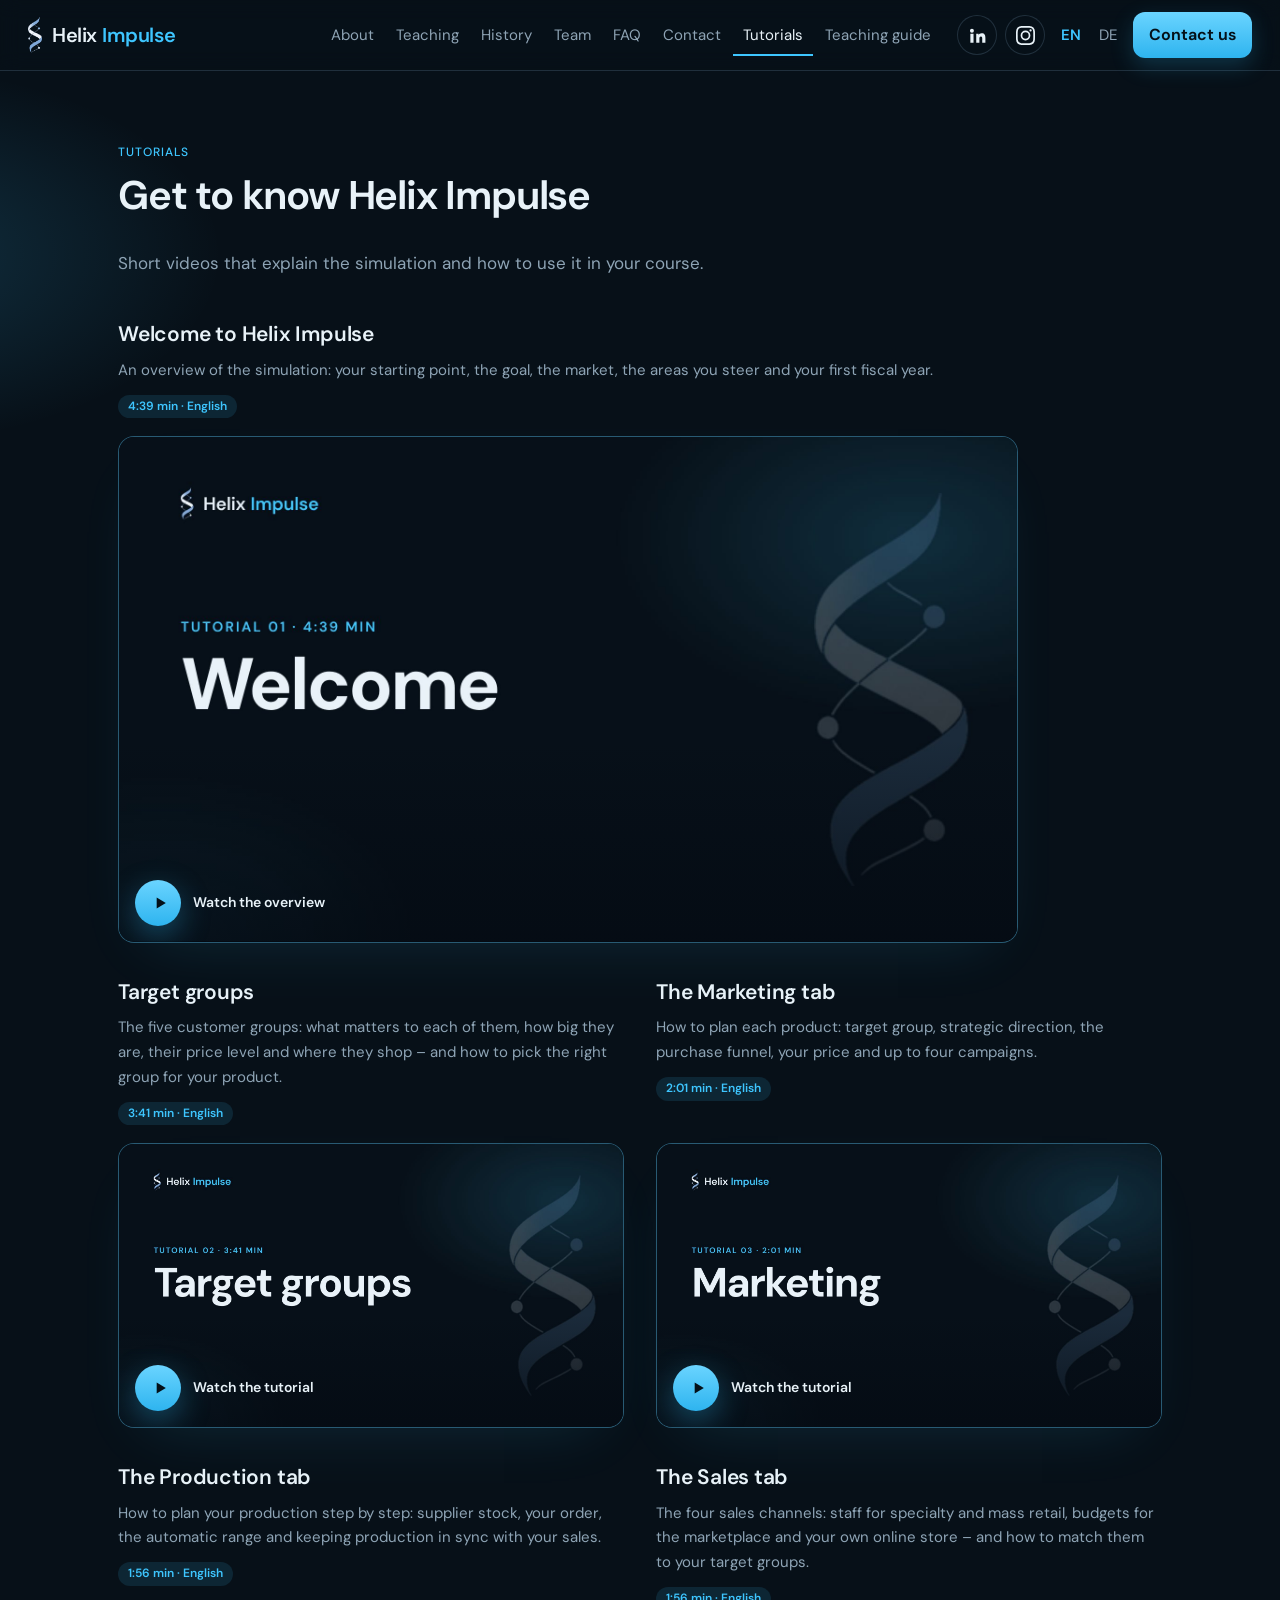
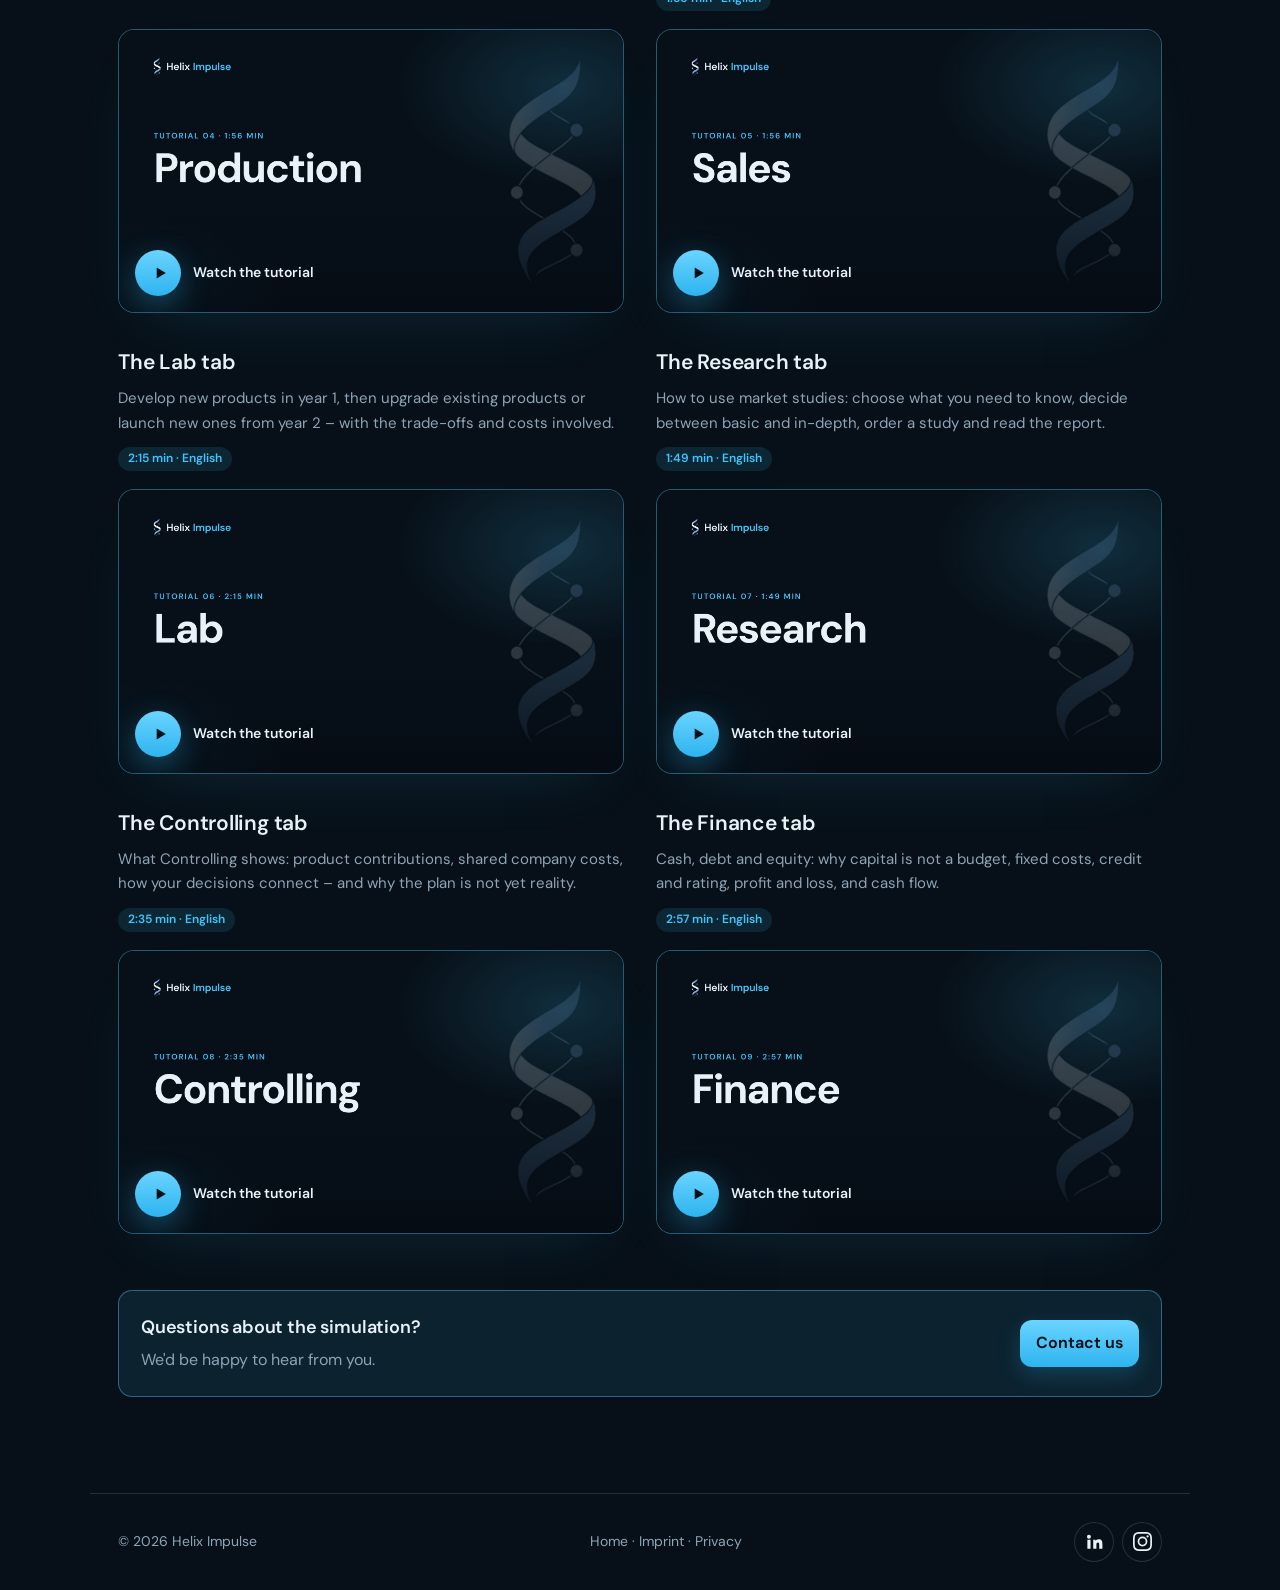
<file: tutorials.html>
<!doctype html>
<html lang="en">
<head>
  <meta charset="utf-8">
  <meta name="viewport" content="width=device-width, initial-scale=1, viewport-fit=cover">
  <title>Tutorials – Helix Impulse</title>
  <meta name="description" content="Short video tutorials about the Helix Impulse marketing business simulation.">
  <meta name="theme-color" content="#071018">
  <link rel="canonical" href="https://www.heliximpulse.com/tutorials.html">
  <meta property="og:type" content="website">
  <meta property="og:site_name" content="Helix Impulse">
  <meta property="og:title" content="Tutorials – Helix Impulse">
  <meta property="og:description" content="Short video tutorials about the Helix Impulse marketing business simulation.">
  <meta property="og:url" content="https://www.heliximpulse.com/tutorials.html">
  <meta property="og:image" content="https://www.heliximpulse.com/assets/og-image.png">
  <meta name="twitter:card" content="summary_large_image">
  <link rel="icon" type="image/png" href="assets/favicon.png">
  <link rel="apple-touch-icon" href="assets/apple-touch-icon.png">
  <link rel="preload" href="assets/fonts/dm-sans-latin-wght-normal.woff2" as="font" type="font/woff2" crossorigin>
  <link rel="stylesheet" href="assets/fonts.css">
  <link rel="stylesheet" href="assets/legal.css">
  <style>
    :root { --surf-2: #162838; --accent-ink: #041018; --glow: rgba(62, 198, 255, .16); }
    html { background: var(--bg); }
    body {
      min-height: 100vh;
      background-repeat: no-repeat;
      background:
        radial-gradient(900px 420px at 100% -10%, var(--glow), transparent 55%),
        radial-gradient(700px 380px at -10% 8%, color-mix(in srgb, var(--accent) 18%, transparent), transparent 50%),
        var(--bg);
    }
    main.tutorials { max-width: 1100px; padding-top: 72px; }
    .intro { color: var(--muted); max-width: 44rem; font-size: 17px; margin-bottom: 40px; }

    /* Tutorial grid */
    .tut-grid { display: grid; grid-template-columns: repeat(2, minmax(0, 1fr)); gap: 32px; }
    .tut { margin: 0; }
    .tut.featured { grid-column: 1 / -1; max-width: 900px; }
    .tut { display: flex; flex-direction: column; }
    .tut figcaption { margin-bottom: 18px; flex: 1; }
    .tut.featured figcaption { flex: none; }
    .tut h2 { font-size: 21px; margin: 0 0 6px; }
    .tut p { margin: 0; font-size: 15px; }
    .tut .meta { display: inline-block; margin-top: 12px; padding: 2px 10px; border-radius: 999px; background: color-mix(in srgb, var(--accent) 12%, transparent); color: var(--accent); font-size: 12px; font-weight: 600; }

    /* Video frame and play button, same as on the home page */
    .video-frame { position: relative; aspect-ratio: 16 / 9; border-radius: 16px; overflow: hidden; border: 1px solid color-mix(in srgb, var(--accent) 30%, var(--line)); box-shadow: 0 24px 60px -30px var(--glow); background: #050b12; }
    .video-frame video { display: block; width: 100%; height: 100%; object-fit: cover; }
    .video-play { position: absolute; inset: 0; display: flex; flex-direction: row; align-items: flex-end; justify-content: flex-start; gap: 12px; padding: 0 0 16px 16px; border: 0; background: linear-gradient(180deg, transparent 60%, rgba(4, 10, 18, .7)); color: var(--ink); font: inherit; font-size: 14px; font-weight: 600; cursor: pointer; }
    .video-play svg { width: 46px; height: 46px; padding: 13px 11px 13px 15px; border-radius: 50%; background: linear-gradient(180deg, #6ad4ff, #2eb4ef); fill: var(--accent-ink); box-shadow: 0 10px 30px rgba(46, 180, 239, .35); transition: transform .2s ease; }
    .video-play:hover svg, .video-play:focus-visible svg { transform: scale(1.08); }
    .video-play:focus-visible { outline: 2px solid var(--accent); outline-offset: -4px; }
    .video-play span { padding-bottom: 12px; }
    .video-frame.playing .video-play { display: none; }

    .tut-cta { margin-top: 56px; padding: 22px; border-radius: 14px; display: flex; align-items: center; justify-content: space-between; gap: 20px; flex-wrap: wrap; background: color-mix(in srgb, var(--accent) 10%, transparent); border: 1px solid color-mix(in srgb, var(--accent) 30%, var(--line)); }
    .tut-cta h2 { font-size: 18px; margin: 0 0 4px; }
    .tut-cta p { margin: 0; }
    .btn { background: linear-gradient(180deg, #6ad4ff, #2eb4ef); color: var(--accent-ink); border: 0; padding: 10px 16px; border-radius: 12px; font: inherit; font-size: 16px; font-weight: 650; cursor: pointer; min-height: 44px; display: inline-flex; align-items: center; justify-content: center; text-decoration: none; box-shadow: 0 8px 22px rgba(46, 180, 239, .22); }

    @media (max-width: 760px) {
      .tut-grid { grid-template-columns: 1fr; }
      .video-play { padding: 0 0 10px 10px; }
      .video-play svg { width: 40px; height: 40px; padding: 11px 9px 11px 12px; }
      .video-play span { position: absolute; width: 1px; height: 1px; overflow: hidden; clip: rect(0 0 0 0); }
    }

    /* Header and menus, same as on the home page */
    .topbar { gap: 10px; z-index: 8; }
    .brand { white-space: nowrap; }
    .brand .brand-mark { height: 36px; width: auto; margin-right: 10px; }
    .row { display: flex; align-items: center; gap: 8px; }
    .nav { display: flex; gap: 2px; margin-right: 8px; }
    .nav a { color: var(--muted); text-decoration: none; padding: 8px 10px; font-size: 15px; }
    .nav a:hover, .nav a[aria-current="page"] { color: var(--ink); }
    .nav a[aria-current="page"] { box-shadow: inset 0 -2px 0 var(--accent); }
    .btn.ghost { background: transparent; color: var(--ink); box-shadow: inset 0 0 0 1px var(--line); }
    .btn:hover { filter: brightness(1.05); }
    .topbar-contact .short { display: none; }
    .menu-toggle { display: none; position: relative; width: 44px; height: 40px; border: 1px solid var(--line); border-radius: 12px; background: transparent; cursor: pointer; }
    .menu-toggle span { position: absolute; left: 12px; right: 12px; height: 2px; border-radius: 2px; background: var(--ink); transition: transform .25s ease, opacity .2s ease; }
    .menu-toggle span:nth-child(1) { top: 13px; }
    .menu-toggle span:nth-child(2) { top: 19px; }
    .menu-toggle span:nth-child(3) { top: 25px; }
    .menu-toggle[aria-expanded="true"] span:nth-child(1) { transform: translateY(6px) rotate(45deg); }
    .menu-toggle[aria-expanded="true"] span:nth-child(2) { opacity: 0; }
    .menu-toggle[aria-expanded="true"] span:nth-child(3) { transform: translateY(-6px) rotate(-45deg); }
    .mobile-menu { position: absolute; left: 0; right: 0; top: 100%; display: grid; padding: 8px 28px 24px; background: var(--bg); border-bottom: 1px solid var(--line); box-shadow: 0 30px 60px -20px rgba(0, 0, 0, .75); animation: menu-in .22s ease; }
    .mobile-menu[hidden] { display: none; }
    .mobile-menu a:not(.btn) { color: var(--ink); text-decoration: none; font-size: 18px; padding: 14px 0; border-bottom: 1px solid var(--line); }
    .mobile-menu a:not(.btn):hover, .mobile-menu a[aria-current="page"] { color: var(--accent); }
    .mobile-menu .btn { margin-top: 20px; justify-content: center; }
    @keyframes menu-in { from { opacity: 0; transform: translateY(-8px); } to { opacity: 1; transform: none; } }
    @media (max-width: 1220px) { .nav { display: none; } .menu-toggle { display: inline-block; } }
    @media (max-width: 640px) {
      .mobile-menu { padding: 4px 16px 20px; }
      .brand .brand-mark { height: 30px; margin-right: 8px; }
      .topbar-cta { display: none; }
      .topbar-contact { min-height: 40px; padding: 8px 12px; font-size: 14px; white-space: nowrap; }
      .topbar-contact .long { display: none; }
      .topbar-contact .short { display: inline; }
      .row { gap: 4px; }
    }
  </style>
  <script src="assets/analytics.js" defer></script>
  <script type="application/ld+json">
{
 "@context": "https://schema.org",
 "@graph": [
  {
   "@type": "CollectionPage",
   "name": "Tutorials – Helix Impulse",
   "url": "https://www.heliximpulse.com/tutorials.html",
   "isPartOf": {
    "@type": "WebSite",
    "@id": "https://www.heliximpulse.com/#website"
   },
   "publisher": {
    "@type": "Organization",
    "@id": "https://www.heliximpulse.com/#organization",
    "name": "Helix Impulse",
    "url": "https://www.heliximpulse.com/"
   }
  },
  {
   "@type": "VideoObject",
   "name": "Helix Impulse tutorial: Welcome to Helix Impulse",
   "description": "An overview of the simulation: your starting point, the goal, the market, the areas you steer and your first fiscal year.",
   "thumbnailUrl": "https://www.heliximpulse.com/assets/video/tutorials/welcome-to-helix-impulse-cover.jpg",
   "contentUrl": "https://www.heliximpulse.com/assets/video/tutorials/welcome-to-helix-impulse.mp4",
   "uploadDate": "2026-11-09T10:31:53+00:00",
   "duration": "PT4M39S",
   "inLanguage": "en",
   "publisher": {
    "@id": "https://www.heliximpulse.com/#organization"
   }
  },
  {
   "@type": "VideoObject",
   "name": "Helix Impulse tutorial: Target groups",
   "description": "The five customer groups: what matters to each of them, how big they are, their price level and where they shop – and how to pick the right group for your product.",
   "thumbnailUrl": "https://www.heliximpulse.com/assets/video/tutorials/target-groups-cover.jpg",
   "contentUrl": "https://www.heliximpulse.com/assets/video/tutorials/target-groups.mp4",
   "uploadDate": "2026-11-08T16:53:03+00:00",
   "duration": "PT3M41S",
   "inLanguage": "en",
   "publisher": {
    "@id": "https://www.heliximpulse.com/#organization"
   }
  },
  {
   "@type": "VideoObject",
   "name": "Helix Impulse tutorial: The Marketing tab",
   "description": "How to plan each product: target group, strategic direction, the purchase funnel, your price and up to four campaigns.",
   "thumbnailUrl": "https://www.heliximpulse.com/assets/video/tutorials/marketing-cover.jpg",
   "contentUrl": "https://www.heliximpulse.com/assets/video/tutorials/marketing.mp4",
   "uploadDate": "2026-11-13T14:21:38+00:00",
   "duration": "PT2M1S",
   "inLanguage": "en",
   "publisher": {
    "@id": "https://www.heliximpulse.com/#organization"
   }
  },
  {
   "@type": "VideoObject",
   "name": "Helix Impulse tutorial: The Production tab",
   "description": "How to plan your production step by step: supplier stock, your order, the automatic range and keeping production in sync with your sales.",
   "thumbnailUrl": "https://www.heliximpulse.com/assets/video/tutorials/production-cover.jpg",
   "contentUrl": "https://www.heliximpulse.com/assets/video/tutorials/production.mp4",
   "uploadDate": "2026-11-08T16:53:03+00:00",
   "duration": "PT1M56S",
   "inLanguage": "en",
   "publisher": {
    "@id": "https://www.heliximpulse.com/#organization"
   }
  },
  {
   "@type": "VideoObject",
   "name": "Helix Impulse tutorial: The Sales tab",
   "description": "The four sales channels: staff for specialty and mass retail, budgets for the marketplace and your own online store – and how to match them to your target groups.",
   "thumbnailUrl": "https://www.heliximpulse.com/assets/video/tutorials/sales-cover.jpg",
   "contentUrl": "https://www.heliximpulse.com/assets/video/tutorials/sales.mp4",
   "uploadDate": "2026-11-13T14:21:38+00:00",
   "duration": "PT1M56S",
   "inLanguage": "en",
   "publisher": {
    "@id": "https://www.heliximpulse.com/#organization"
   }
  },
  {
   "@type": "VideoObject",
   "name": "Helix Impulse tutorial: The Lab tab",
   "description": "Develop new products in year 1, then upgrade existing products or launch new ones from year 2 – with the trade-offs and costs involved.",
   "thumbnailUrl": "https://www.heliximpulse.com/assets/video/tutorials/lab-cover.jpg",
   "contentUrl": "https://www.heliximpulse.com/assets/video/tutorials/lab.mp4",
   "uploadDate": "2026-11-13T14:21:38+00:00",
   "duration": "PT2M15S",
   "inLanguage": "en",
   "publisher": {
    "@id": "https://www.heliximpulse.com/#organization"
   }
  },
  {
   "@type": "VideoObject",
   "name": "Helix Impulse tutorial: The Research tab",
   "description": "How to use market studies: choose what you need to know, decide between basic and in-depth, order a study and read the report.",
   "thumbnailUrl": "https://www.heliximpulse.com/assets/video/tutorials/research-cover.jpg",
   "contentUrl": "https://www.heliximpulse.com/assets/video/tutorials/research.mp4",
   "uploadDate": "2026-11-08T16:53:03+00:00",
   "duration": "PT1M49S",
   "inLanguage": "en",
   "publisher": {
    "@id": "https://www.heliximpulse.com/#organization"
   }
  },
  {
   "@type": "VideoObject",
   "name": "Helix Impulse tutorial: The Controlling tab",
   "description": "What Controlling shows: product contributions, shared company costs, how your decisions connect – and why the plan is not yet reality.",
   "thumbnailUrl": "https://www.heliximpulse.com/assets/video/tutorials/controlling-cover.jpg",
   "contentUrl": "https://www.heliximpulse.com/assets/video/tutorials/controlling.mp4",
   "uploadDate": "2026-11-08T16:53:03+00:00",
   "duration": "PT2M35S",
   "inLanguage": "en",
   "publisher": {
    "@id": "https://www.heliximpulse.com/#organization"
   }
  },
  {
   "@type": "VideoObject",
   "name": "Helix Impulse tutorial: The Finance tab",
   "description": "Cash, debt and equity: why capital is not a budget, fixed costs, credit and rating, profit and loss, and cash flow.",
   "thumbnailUrl": "https://www.heliximpulse.com/assets/video/tutorials/finance-cover.jpg",
   "contentUrl": "https://www.heliximpulse.com/assets/video/tutorials/finance.mp4",
   "uploadDate": "2026-11-08T16:53:03+00:00",
   "duration": "PT2M57S",
   "inLanguage": "en",
   "publisher": {
    "@id": "https://www.heliximpulse.com/#organization"
   }
  }
 ]
}
  </script>
</head>
<body>
  <header class="topbar">
    <a class="brand" href="./"><img class="brand-mark" src="assets/logo-mark.png" alt="" width="14" height="36">Helix<span>Impulse</span></a>
    <div class="row">
      <nav class="nav" aria-label="Main">
        <a href="./#about"><span data-lang="en">About</span><span data-lang="de" hidden>Über uns</span></a>
        <a href="./#teaching"><span data-lang="en">Teaching</span><span data-lang="de" hidden>Lehre</span></a>
        <a href="./#history"><span data-lang="en">History</span><span data-lang="de" hidden>Geschichte</span></a>
        <a href="./#team"><span data-lang="en">Team</span><span data-lang="de" hidden>Team</span></a>
        <a href="./#faq"><span data-lang="en">FAQ</span><span data-lang="de" hidden>FAQ</span></a>
        <a href="./#contact"><span data-lang="en">Contact</span><span data-lang="de" hidden>Kontakt</span></a>
        <a href="tutorials.html" aria-current="page">Tutorials</a>
        <a href="teaching-guide.html"><span data-lang="en">Teaching guide</span><span data-lang="de" hidden>Leitfaden</span></a>
      </nav>
      <span class="social top-social"><a class="soc" href="https://www.linkedin.com/company/heliximpulse/" target="_blank" rel="noopener" aria-label="Helix Impulse on LinkedIn"><svg viewBox="0 0 24 24" aria-hidden="true"><path d="M4.98 3.5a2.5 2.5 0 1 1 0 5 2.5 2.5 0 0 1 0-5ZM3 9.75h4v11.25H3V9.75Zm6.5 0h3.83v1.54h.06c.53-1 1.84-2.06 3.79-2.06 4.05 0 4.8 2.67 4.8 6.14V21h-4v-4.98c0-1.19-.02-2.72-1.66-2.72-1.66 0-1.92 1.3-1.92 2.63V21h-4V9.75Z"/></svg></a><a class="soc" href="https://www.instagram.com/heliximpulse/" target="_blank" rel="noopener" aria-label="Helix Impulse on Instagram"><svg viewBox="0 0 24 24" aria-hidden="true"><path d="M12 2.2c3.2 0 3.58 0 4.85.07 3.25.15 4.77 1.69 4.92 4.92.06 1.27.07 1.65.07 4.85s0 3.58-.07 4.85c-.15 3.23-1.66 4.77-4.92 4.92-1.27.06-1.65.07-4.85.07s-3.58 0-4.85-.07c-3.26-.15-4.77-1.7-4.92-4.92C2.17 15.58 2.16 15.2 2.16 12s0-3.58.07-4.85C2.38 3.92 3.9 2.38 7.15 2.23 8.42 2.17 8.8 2.16 12 2.16ZM12 0C8.74 0 8.33 0 7.05.07 2.7.27.27 2.69.07 7.05 0 8.33 0 8.74 0 12s0 3.67.07 4.95c.2 4.36 2.62 6.78 6.98 6.98C8.33 24 8.74 24 12 24s3.67 0 4.95-.07c4.35-.2 6.78-2.62 6.98-6.98.06-1.28.07-1.69.07-4.95s0-3.67-.07-4.95C23.73 2.7 21.31.27 16.95.07 15.67 0 15.26 0 12 0Zm0 5.84a6.16 6.16 0 1 0 0 12.32 6.16 6.16 0 0 0 0-12.32ZM12 16a4 4 0 1 1 0-8 4 4 0 0 1 0 8Zm6.4-11.85a1.44 1.44 0 1 0 0 2.88 1.44 1.44 0 0 0 0-2.88Z"/></svg></a></span>
      <div class="locale" role="group" aria-label="Language">
        <button type="button" data-set="en" aria-pressed="true">EN</button>
        <button type="button" data-set="de" aria-pressed="false">DE</button>
      </div>
      <a class="btn topbar-contact" href="./#contact"><span class="long"><span data-lang="en">Contact us</span><span data-lang="de" hidden>Kontakt aufnehmen</span></span><span class="short"><span data-lang="en">Contact</span><span data-lang="de" hidden>Kontakt</span></span></a>
      <button type="button" class="menu-toggle" aria-label="Menu" aria-expanded="false" aria-controls="mobile-menu"><span></span><span></span><span></span></button>
    </div>
    <nav class="mobile-menu" id="mobile-menu" aria-label="Main" hidden>
      <a href="./#about"><span data-lang="en">About</span><span data-lang="de" hidden>Über uns</span></a>
      <a href="./#teaching"><span data-lang="en">Teaching</span><span data-lang="de" hidden>Lehre</span></a>
      <a href="./#history"><span data-lang="en">History</span><span data-lang="de" hidden>Geschichte</span></a>
      <a href="./#team"><span data-lang="en">Team</span><span data-lang="de" hidden>Team</span></a>
      <a href="./#faq"><span data-lang="en">FAQ</span><span data-lang="de" hidden>FAQ</span></a>
      <a href="./#contact"><span data-lang="en">Contact</span><span data-lang="de" hidden>Kontakt</span></a>
      <a href="tutorials.html" aria-current="page">Tutorials</a>
      <a href="teaching-guide.html"><span data-lang="en">Teaching guide</span><span data-lang="de" hidden>Leitfaden</span></a>
      <span class="social"><a class="soc" href="https://www.linkedin.com/company/heliximpulse/" target="_blank" rel="noopener" aria-label="Helix Impulse on LinkedIn"><svg viewBox="0 0 24 24" aria-hidden="true"><path d="M4.98 3.5a2.5 2.5 0 1 1 0 5 2.5 2.5 0 0 1 0-5ZM3 9.75h4v11.25H3V9.75Zm6.5 0h3.83v1.54h.06c.53-1 1.84-2.06 3.79-2.06 4.05 0 4.8 2.67 4.8 6.14V21h-4v-4.98c0-1.19-.02-2.72-1.66-2.72-1.66 0-1.92 1.3-1.92 2.63V21h-4V9.75Z"/></svg></a><a class="soc" href="https://www.instagram.com/heliximpulse/" target="_blank" rel="noopener" aria-label="Helix Impulse on Instagram"><svg viewBox="0 0 24 24" aria-hidden="true"><path d="M12 2.2c3.2 0 3.58 0 4.85.07 3.25.15 4.77 1.69 4.92 4.92.06 1.27.07 1.65.07 4.85s0 3.58-.07 4.85c-.15 3.23-1.66 4.77-4.92 4.92-1.27.06-1.65.07-4.85.07s-3.58 0-4.85-.07c-3.26-.15-4.77-1.7-4.92-4.92C2.17 15.58 2.16 15.2 2.16 12s0-3.58.07-4.85C2.38 3.92 3.9 2.38 7.15 2.23 8.42 2.17 8.8 2.16 12 2.16ZM12 0C8.74 0 8.33 0 7.05.07 2.7.27.27 2.69.07 7.05 0 8.33 0 8.74 0 12s0 3.67.07 4.95c.2 4.36 2.62 6.78 6.98 6.98C8.33 24 8.74 24 12 24s3.67 0 4.95-.07c4.35-.2 6.78-2.62 6.98-6.98.06-1.28.07-1.69.07-4.95s0-3.67-.07-4.95C23.73 2.7 21.31.27 16.95.07 15.67 0 15.26 0 12 0Zm0 5.84a6.16 6.16 0 1 0 0 12.32 6.16 6.16 0 0 0 0-12.32ZM12 16a4 4 0 1 1 0-8 4 4 0 0 1 0 8Zm6.4-11.85a1.44 1.44 0 1 0 0 2.88 1.44 1.44 0 0 0 0-2.88Z"/></svg></a></span>
      <a class="btn" href="./#contact"><span data-lang="en">Contact us</span><span data-lang="de" hidden>Kontakt aufnehmen</span></a>
    </nav>
  </header>

  <main class="tutorials">
    <div class="tag">Tutorials</div>
    <h1><span data-lang="en">Get to know Helix Impulse</span><span data-lang="de" hidden>Helix Impulse kennenlernen</span></h1>
    <p class="intro"><span data-lang="en">Short videos that explain the simulation and how to use it in your course.</span><span data-lang="de" hidden>Kurze Videos, die die Simulation erklären und zeigen, wie Sie sie in Ihrer Veranstaltung einsetzen.</span></p>

    <div class="tut-grid">
      <figure class="tut featured">
        <figcaption>
          <h2><span data-lang="en">Welcome to Helix Impulse</span><span data-lang="de" hidden>Willkommen bei Helix Impulse</span></h2>
          <p><span data-lang="en">An overview of the simulation: your starting point, the goal, the market, the areas you steer and your first fiscal year.</span><span data-lang="de" hidden>Ein Überblick über die Simulation: Ihre Ausgangslage, das Ziel, der Markt, die Bereiche, die Sie steuern, und Ihr erstes Geschäftsjahr.</span></p>
          <span class="meta"><span data-lang="en">4:39 min · English</span><span data-lang="de" hidden>4:39 Min. · Englisch</span></span>
        </figcaption>
        <div class="video-frame">
          <video src="assets/video/tutorials/welcome-to-helix-impulse.mp4" poster="assets/video/tutorials/welcome-to-helix-impulse-cover.jpg" preload="none" playsinline width="1920" height="1080"></video>
          <button type="button" class="video-play" aria-label="Play video"><svg viewBox="0 0 24 24" aria-hidden="true"><path d="M8 5.5v13l11-6.5-11-6.5Z"/></svg><span><span data-lang="en">Watch the overview</span><span data-lang="de" hidden>Überblick ansehen</span></span></button>
        </div>
      </figure>
      <figure class="tut">
        <figcaption>
          <h2><span data-lang="en">Target groups</span><span data-lang="de" hidden>Zielgruppen</span></h2>
          <p><span data-lang="en">The five customer groups: what matters to each of them, how big they are, their price level and where they shop – and how to pick the right group for your product.</span><span data-lang="de" hidden>Die fünf Kundengruppen: was ihnen wichtig ist, wie groß sie sind, welches Preisniveau sie haben und wo sie einkaufen – und wie Sie die passende Gruppe für Ihr Produkt wählen.</span></p>
          <span class="meta"><span data-lang="en">3:41 min · English</span><span data-lang="de" hidden>3:41 Min. · Englisch</span></span>
        </figcaption>
        <div class="video-frame">
          <video src="assets/video/tutorials/target-groups.mp4" poster="assets/video/tutorials/target-groups-cover.jpg" preload="none" playsinline width="1920" height="1080"></video>
          <button type="button" class="video-play" aria-label="Play video"><svg viewBox="0 0 24 24" aria-hidden="true"><path d="M8 5.5v13l11-6.5-11-6.5Z"/></svg><span><span data-lang="en">Watch the tutorial</span><span data-lang="de" hidden>Tutorial ansehen</span></span></button>
        </div>
      </figure>
      <figure class="tut">
        <figcaption>
          <h2><span data-lang="en">The Marketing tab</span><span data-lang="de" hidden>Der Bereich Marketing</span></h2>
          <p><span data-lang="en">How to plan each product: target group, strategic direction, the purchase funnel, your price and up to four campaigns.</span><span data-lang="de" hidden>So planen Sie jedes Produkt: Zielgruppe, strategische Ausrichtung, Kaufprozess, Preis und bis zu vier Kampagnen.</span></p>
          <span class="meta"><span data-lang="en">2:01 min · English</span><span data-lang="de" hidden>2:01 Min. · Englisch</span></span>
        </figcaption>
        <div class="video-frame">
          <video src="assets/video/tutorials/marketing.mp4" poster="assets/video/tutorials/marketing-cover.jpg" preload="none" playsinline width="1920" height="1080"></video>
          <button type="button" class="video-play" aria-label="Play video"><svg viewBox="0 0 24 24" aria-hidden="true"><path d="M8 5.5v13l11-6.5-11-6.5Z"/></svg><span><span data-lang="en">Watch the tutorial</span><span data-lang="de" hidden>Tutorial ansehen</span></span></button>
        </div>
      </figure>
      <figure class="tut">
        <figcaption>
          <h2><span data-lang="en">The Production tab</span><span data-lang="de" hidden>Der Bereich Produktion</span></h2>
          <p><span data-lang="en">How to plan your production step by step: supplier stock, your order, the automatic range and keeping production in sync with your sales.</span><span data-lang="de" hidden>So planen Sie Ihre Produktion Schritt für Schritt: Lagerbestand beim Lieferanten, Ihre Bestellung, die automatische Anpassung und wie Produktion und Vertrieb zusammenpassen.</span></p>
          <span class="meta"><span data-lang="en">1:56 min · English</span><span data-lang="de" hidden>1:56 Min. · Englisch</span></span>
        </figcaption>
        <div class="video-frame">
          <video src="assets/video/tutorials/production.mp4" poster="assets/video/tutorials/production-cover.jpg" preload="none" playsinline width="1920" height="1080"></video>
          <button type="button" class="video-play" aria-label="Play video"><svg viewBox="0 0 24 24" aria-hidden="true"><path d="M8 5.5v13l11-6.5-11-6.5Z"/></svg><span><span data-lang="en">Watch the tutorial</span><span data-lang="de" hidden>Tutorial ansehen</span></span></button>
        </div>
      </figure>
      <figure class="tut">
        <figcaption>
          <h2><span data-lang="en">The Sales tab</span><span data-lang="de" hidden>Der Bereich Vertrieb</span></h2>
          <p><span data-lang="en">The four sales channels: staff for specialty and mass retail, budgets for the marketplace and your own online store – and how to match them to your target groups.</span><span data-lang="de" hidden>Die vier Vertriebskanäle: Personal für Fach- und Massenhandel, Budgets für Marktplatz und eigenen Onlineshop – und wie Sie sie auf Ihre Zielgruppen abstimmen.</span></p>
          <span class="meta"><span data-lang="en">1:56 min · English</span><span data-lang="de" hidden>1:56 Min. · Englisch</span></span>
        </figcaption>
        <div class="video-frame">
          <video src="assets/video/tutorials/sales.mp4" poster="assets/video/tutorials/sales-cover.jpg" preload="none" playsinline width="1920" height="1080"></video>
          <button type="button" class="video-play" aria-label="Play video"><svg viewBox="0 0 24 24" aria-hidden="true"><path d="M8 5.5v13l11-6.5-11-6.5Z"/></svg><span><span data-lang="en">Watch the tutorial</span><span data-lang="de" hidden>Tutorial ansehen</span></span></button>
        </div>
      </figure>
      <figure class="tut">
        <figcaption>
          <h2><span data-lang="en">The Lab tab</span><span data-lang="de" hidden>Der Bereich Labor</span></h2>
          <p><span data-lang="en">Develop new products in year 1, then upgrade existing products or launch new ones from year 2 – with the trade-offs and costs involved.</span><span data-lang="de" hidden>Neue Produkte in Jahr 1 entwickeln und ab Jahr 2 bestehende Produkte aufwerten oder neue einführen – mit den jeweiligen Zielkonflikten und Kosten.</span></p>
          <span class="meta"><span data-lang="en">2:15 min · English</span><span data-lang="de" hidden>2:15 Min. · Englisch</span></span>
        </figcaption>
        <div class="video-frame">
          <video src="assets/video/tutorials/lab.mp4" poster="assets/video/tutorials/lab-cover.jpg" preload="none" playsinline width="1920" height="1080"></video>
          <button type="button" class="video-play" aria-label="Play video"><svg viewBox="0 0 24 24" aria-hidden="true"><path d="M8 5.5v13l11-6.5-11-6.5Z"/></svg><span><span data-lang="en">Watch the tutorial</span><span data-lang="de" hidden>Tutorial ansehen</span></span></button>
        </div>
      </figure>
      <figure class="tut">
        <figcaption>
          <h2><span data-lang="en">The Research tab</span><span data-lang="de" hidden>Der Bereich Marktforschung</span></h2>
          <p><span data-lang="en">How to use market studies: choose what you need to know, decide between basic and in-depth, order a study and read the report.</span><span data-lang="de" hidden>So nutzen Sie Marktstudien: auswählen, was Sie wissen müssen, zwischen Basis- und Detailstudie entscheiden, eine Studie beauftragen und den Bericht lesen.</span></p>
          <span class="meta"><span data-lang="en">1:49 min · English</span><span data-lang="de" hidden>1:49 Min. · Englisch</span></span>
        </figcaption>
        <div class="video-frame">
          <video src="assets/video/tutorials/research.mp4" poster="assets/video/tutorials/research-cover.jpg" preload="none" playsinline width="1920" height="1080"></video>
          <button type="button" class="video-play" aria-label="Play video"><svg viewBox="0 0 24 24" aria-hidden="true"><path d="M8 5.5v13l11-6.5-11-6.5Z"/></svg><span><span data-lang="en">Watch the tutorial</span><span data-lang="de" hidden>Tutorial ansehen</span></span></button>
        </div>
      </figure>
      <figure class="tut">
        <figcaption>
          <h2><span data-lang="en">The Controlling tab</span><span data-lang="de" hidden>Der Bereich Controlling</span></h2>
          <p><span data-lang="en">What Controlling shows: product contributions, shared company costs, how your decisions connect – and why the plan is not yet reality.</span><span data-lang="de" hidden>Was das Controlling zeigt: Produktbeiträge, gemeinsame Unternehmenskosten, wie Ihre Entscheidungen zusammenhängen – und warum der Plan noch nicht die Realität ist.</span></p>
          <span class="meta"><span data-lang="en">2:35 min · English</span><span data-lang="de" hidden>2:35 Min. · Englisch</span></span>
        </figcaption>
        <div class="video-frame">
          <video src="assets/video/tutorials/controlling.mp4" poster="assets/video/tutorials/controlling-cover.jpg" preload="none" playsinline width="1920" height="1080"></video>
          <button type="button" class="video-play" aria-label="Play video"><svg viewBox="0 0 24 24" aria-hidden="true"><path d="M8 5.5v13l11-6.5-11-6.5Z"/></svg><span><span data-lang="en">Watch the tutorial</span><span data-lang="de" hidden>Tutorial ansehen</span></span></button>
        </div>
      </figure>
      <figure class="tut">
        <figcaption>
          <h2><span data-lang="en">The Finance tab</span><span data-lang="de" hidden>Der Bereich Finanzen</span></h2>
          <p><span data-lang="en">Cash, debt and equity: why capital is not a budget, fixed costs, credit and rating, profit and loss, and cash flow.</span><span data-lang="de" hidden>Liquidität, Schulden und Eigenkapital: warum Kapital kein Budget ist, Fixkosten, Kredit und Rating, Gewinn und Verlust sowie der Cashflow.</span></p>
          <span class="meta"><span data-lang="en">2:57 min · English</span><span data-lang="de" hidden>2:57 Min. · Englisch</span></span>
        </figcaption>
        <div class="video-frame">
          <video src="assets/video/tutorials/finance.mp4" poster="assets/video/tutorials/finance-cover.jpg" preload="none" playsinline width="1920" height="1080"></video>
          <button type="button" class="video-play" aria-label="Play video"><svg viewBox="0 0 24 24" aria-hidden="true"><path d="M8 5.5v13l11-6.5-11-6.5Z"/></svg><span><span data-lang="en">Watch the tutorial</span><span data-lang="de" hidden>Tutorial ansehen</span></span></button>
        </div>
      </figure>
    </div>

    <div class="tut-cta">
      <div>
        <h2><span data-lang="en">Questions about the simulation?</span><span data-lang="de" hidden>Fragen zur Simulation?</span></h2>
        <p><span data-lang="en">We'd be happy to hear from you.</span><span data-lang="de" hidden>Wir freuen uns auf Ihre Nachricht.</span></p>
      </div>
      <a class="btn" href="./#contact"><span data-lang="en">Contact us</span><span data-lang="de" hidden>Kontakt aufnehmen</span></a>
    </div>
  </main>

  <footer>
    <span>© <span data-year>2026</span> Helix Impulse</span>
    <span><a href="./"><span data-lang="en">Home</span><span data-lang="de" hidden>Startseite</span></a> · <a href="impressum.html"><span data-lang="en">Imprint</span><span data-lang="de" hidden>Impressum</span></a> · <a href="datenschutz.html"><span data-lang="en">Privacy</span><span data-lang="de" hidden>Datenschutz</span></a></span>
    <span class="social"><a href="https://www.linkedin.com/company/heliximpulse/" target="_blank" rel="noopener" aria-label="Helix Impulse on LinkedIn"><svg viewBox="0 0 24 24" aria-hidden="true"><path d="M4.98 3.5a2.5 2.5 0 1 1 0 5 2.5 2.5 0 0 1 0-5ZM3 9.75h4v11.25H3V9.75Zm6.5 0h3.83v1.54h.06c.53-1 1.84-2.06 3.79-2.06 4.05 0 4.8 2.67 4.8 6.14V21h-4v-4.98c0-1.19-.02-2.72-1.66-2.72-1.66 0-1.92 1.3-1.92 2.63V21h-4V9.75Z"/></svg></a><a href="https://www.instagram.com/heliximpulse/" target="_blank" rel="noopener" aria-label="Helix Impulse on Instagram"><svg viewBox="0 0 24 24" aria-hidden="true"><path d="M12 2.2c3.2 0 3.58 0 4.85.07 3.25.15 4.77 1.69 4.92 4.92.06 1.27.07 1.65.07 4.85s0 3.58-.07 4.85c-.15 3.23-1.66 4.77-4.92 4.92-1.27.06-1.65.07-4.85.07s-3.58 0-4.85-.07c-3.26-.15-4.77-1.7-4.92-4.92C2.17 15.58 2.16 15.2 2.16 12s0-3.58.07-4.85C2.38 3.92 3.9 2.38 7.15 2.23 8.42 2.17 8.8 2.16 12 2.16ZM12 0C8.74 0 8.33 0 7.05.07 2.7.27.27 2.69.07 7.05 0 8.33 0 8.74 0 12s0 3.67.07 4.95c.2 4.36 2.62 6.78 6.98 6.98C8.33 24 8.74 24 12 24s3.67 0 4.95-.07c4.35-.2 6.78-2.62 6.98-6.98.06-1.28.07-1.69.07-4.95s0-3.67-.07-4.95C23.73 2.7 21.31.27 16.95.07 15.67 0 15.26 0 12 0Zm0 5.84a6.16 6.16 0 1 0 0 12.32 6.16 6.16 0 0 0 0-12.32ZM12 16a4 4 0 1 1 0-8 4 4 0 0 1 0 8Zm6.4-11.85a1.44 1.44 0 1 0 0 2.88 1.44 1.44 0 0 0 0-2.88Z"/></svg></a></span>
  </footer>

  <script>
    // Same language preference as the home page: ?lang=de, then the stored choice, otherwise English.
    (function () {
      var titles = { en: 'Tutorials – Helix Impulse', de: 'Tutorials – Helix Impulse' };
      function setLang(lang) {
        lang = lang === 'de' ? 'de' : 'en';
        document.documentElement.lang = lang;
        document.title = titles[lang];
        document.querySelectorAll('[data-lang]').forEach(function (el) { el.hidden = el.getAttribute('data-lang') !== lang; });
        document.querySelectorAll('.locale button').forEach(function (b) { b.setAttribute('aria-pressed', String(b.dataset.set === lang)); });
        try { localStorage.setItem('helix-locale', lang); } catch (e) {}
        // Links to the home page go to the German page (/de/) when German is active
        document.querySelectorAll('a[data-home], a[href="./"], a[href^="./#"]').forEach(function (a) {
          if (!a.dataset.home) a.dataset.home = a.getAttribute('href');
          a.setAttribute('href', lang === 'de' ? a.dataset.home.replace('./', './de/') : a.dataset.home);
        });
      }
      document.querySelectorAll('.locale button').forEach(function (b) { b.addEventListener('click', function () { setLang(b.dataset.set); }); });
      var initial = new URLSearchParams(location.search).get('lang');
      if (!initial) { try { initial = localStorage.getItem('helix-locale'); } catch (e) {} }
      setLang(initial);
      document.querySelectorAll('[data-year]').forEach(function (el) { el.textContent = new Date().getFullYear(); });

      // Dropdown menu for narrow screens
      var menuBtn = document.querySelector('.menu-toggle'), menu = document.getElementById('mobile-menu');
      function setMenu(open) { menu.hidden = !open; menuBtn.setAttribute('aria-expanded', String(open)); }
      menuBtn.addEventListener('click', function () { setMenu(menu.hidden); });
      menu.querySelectorAll('a').forEach(function (a) { a.addEventListener('click', function () { setMenu(false); }); });
      document.addEventListener('keydown', function (e) { if (e.key === 'Escape' && !menu.hidden) { setMenu(false); menuBtn.focus(); } });
      document.addEventListener('click', function (e) { if (!menu.hidden && !e.target.closest('.topbar')) setMenu(false); });
      matchMedia('(min-width: 1221px)').addEventListener('change', function (e) { if (e.matches) setMenu(false); });

      // Poster with a play button; native controls once a video plays, and only one plays at a time
      document.querySelectorAll('.video-frame').forEach(function (frame) {
        var video = frame.querySelector('video');
        frame.querySelector('.video-play').addEventListener('click', function () {
          document.querySelectorAll('.video-frame video').forEach(function (v) { if (v !== video) v.pause(); });
          frame.classList.add('playing');
          video.controls = true;
          video.play();
        });
      });
    })();
  </script>
</body>
</html>
</file>
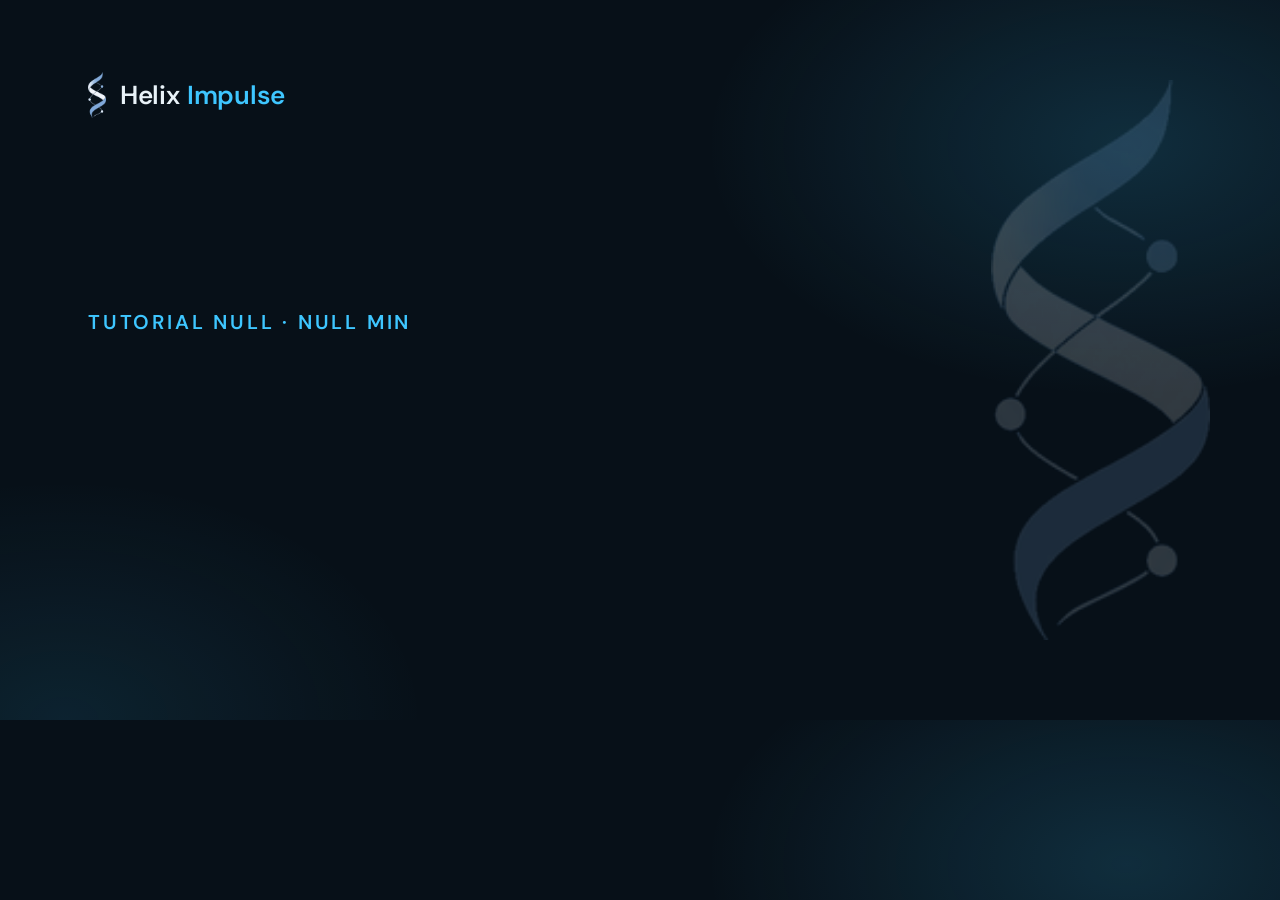
<file: tools/covers.html>
<!doctype html>
<html lang="en">
<head>
<meta charset="utf-8">
<!-- Template for tutorial video covers. Rendered by tools/build-covers.cjs: covers.html?t=Marketing&s=The+Marketing+tab&n=03&d=2:01 -->
<link rel="stylesheet" href="../assets/fonts.css">
<style>
  html, body { margin: 0; width: 1280px; height: 720px; overflow: hidden; }
  body {
    font-family: "DM Sans", sans-serif; color: #e8f2f8; position: relative;
    background:
      radial-gradient(700px 420px at 88% 20%, rgba(62, 198, 255, .16), transparent 60%),
      radial-gradient(600px 400px at 5% 100%, rgba(62, 198, 255, .10), transparent 60%),
      #071018;
  }
  .mark { position: absolute; right: 70px; top: 50%; height: 560px; transform: translateY(-50%); opacity: .18; }
  .brand { position: absolute; left: 88px; top: 72px; display: flex; align-items: center; gap: 14px; font-size: 26px; font-weight: 600; letter-spacing: -.01em; }
  .brand img { height: 46px; }
  .brand span { color: #3ec6ff; }
  .content { position: absolute; left: 88px; top: 46%; right: 360px; transform: translateY(-50%); }
  .tag { font-size: 20px; letter-spacing: .14em; text-transform: uppercase; color: #3ec6ff; font-weight: 600; margin-bottom: 18px; }
  h1 { margin: 0; font-size: 104px; line-height: 1; letter-spacing: -.035em; font-weight: 700; }
  h1.long { font-size: 84px; }
  .sub { display: none; }
  .line { display: none; position: absolute; left: 88px; right: 88px; bottom: 132px; height: 1px; background: linear-gradient(90deg, rgba(62, 198, 255, .6), rgba(150, 196, 224, .08)); }
</style>
</head>
<body>
  <img class="mark" src="../assets/logo-mark.png" alt="">
  <div class="brand"><img src="../assets/logo-mark.png" alt=""><b style="font-weight:600">Helix<span style="margin-left:.28em">Impulse</span></b></div>
  <div class="content">
    <div class="tag" id="tag"></div>
    <h1 id="t"></h1>
    <div class="sub" id="s"></div>
  </div>
  <div class="line"></div>
  <script>
    var q = new URLSearchParams(location.search);
    document.getElementById('tag').textContent = 'Tutorial ' + q.get('n') + ' · ' + q.get('d') + ' min';
    var t = document.getElementById('t'); t.textContent = q.get('t'); if (q.get('t').length > 14) t.className = 'long';
    document.getElementById('s').textContent = q.get('s') || '';
  </script>
</body>
</html>
</file>
<file: assets/fonts.css>
/* DM Sans (SIL Open Font License 1.1, see fonts/OFL.txt), served locally so no visitor data goes to Google. */
@font-face {
  font-family: "DM Sans";
  font-style: normal;
  font-weight: 100 1000;
  font-display: swap;
  src: url("fonts/dm-sans-latin-ext-wght-normal.woff2") format("woff2");
  unicode-range: U+0100-02BA, U+02BD-02C5, U+02C7-02CC, U+02CE-02D7, U+02DD-02FF, U+0304, U+0308, U+0329, U+1D00-1DBF, U+1E00-1E9F, U+1EF2-1EFF, U+2020, U+20A0-20AB, U+20AD-20C0, U+2113, U+2C60-2C7F, U+A720-A7FF;
}
@font-face {
  font-family: "DM Sans";
  font-style: normal;
  font-weight: 100 1000;
  font-display: swap;
  src: url("fonts/dm-sans-latin-wght-normal.woff2") format("woff2");
  unicode-range: U+0000-00FF, U+0131, U+0152-0153, U+02BB-02BC, U+02C6, U+02DA, U+02DC, U+0304, U+0308, U+0329, U+2000-206F, U+20AC, U+2122, U+2191, U+2193, U+2212, U+2215, U+FEFF, U+FFFD;
}
</file>
<file: assets/legal.css>
/* Shared styles for the legal pages; tokens match index.html */
:root {
  --bg: #071018; --bg-2: #0c1824; --surf: #10202e;
  --line: rgba(150, 196, 224, .18);
  --ink: #e8f2f8; --muted: #8ea4b5;
  --accent: #3ec6ff;
  --font: "DM Sans", "Segoe UI", sans-serif;
  color-scheme: dark;
}
* { box-sizing: border-box; }
body { margin: 0; font-family: var(--font); font-size: 16px; line-height: 1.65; color: var(--ink); background: var(--bg); }
a { color: var(--accent); }
.topbar { display: flex; align-items: center; justify-content: space-between; gap: 12px; padding: 12px 28px; border-bottom: 1px solid var(--line); position: sticky; top: 0; background: color-mix(in srgb, var(--bg) 88%, transparent); backdrop-filter: blur(10px); }
.brand { display: inline-flex; align-items: center; color: var(--ink); font-weight: 600; font-size: 20px; letter-spacing: -.02em; text-decoration: none; }
.brand img { height: 36px; width: auto; margin-right: 10px; }
.brand span { color: var(--accent); margin-left: .25em; }
.back { color: var(--muted); text-decoration: none; font-size: 15px; }
.back:hover { color: var(--ink); }
main { max-width: 760px; margin: 0 auto; padding: 64px 28px 96px; }
.tag { font-size: 12px; letter-spacing: .08em; text-transform: uppercase; color: var(--accent); margin-bottom: 10px; font-weight: 500; }
h1 { font-size: 40px; line-height: 1.1; letter-spacing: -.03em; font-weight: 650; margin: 0 0 32px; }
h2 { font-size: 20px; letter-spacing: -.01em; font-weight: 600; margin: 40px 0 10px; }
p, ul { margin: 0 0 14px; color: var(--muted); }
strong { color: var(--ink); font-weight: 600; }
ul { padding-left: 20px; }
.todo { color: #ffb347; background: rgba(255, 179, 71, .1); border-radius: 4px; padding: 0 4px; }
.note { margin-top: 48px; padding-top: 20px; border-top: 1px solid var(--line); font-size: 14px; }
footer { border-top: 1px solid var(--line); padding: 28px; color: var(--muted); font-size: 14px; display: flex; justify-content: space-between; align-items: center; flex-wrap: wrap; gap: 12px; max-width: 1100px; margin: 0 auto; }
footer a { color: var(--muted); text-decoration: none; }
footer a:hover { color: var(--ink); }
@media (max-width: 640px) {
  .topbar { padding: 12px 16px; }
  .brand img { height: 30px; margin-right: 8px; }
  main { padding: 40px 16px 72px; }
  h1 { font-size: 30px; }
}
.top-right { display: flex; align-items: center; gap: 16px; }
.locale { display: flex; gap: 2px; }
.locale button { padding: 8px; min-height: 40px; background: transparent; border: 0; cursor: pointer; color: var(--muted); font: inherit; font-size: 15px; }
.locale button[aria-pressed="true"] { color: var(--accent); font-weight: 600; }
[hidden] { display: none !important; }
@media (max-width: 640px) { .back { display: none; } }
.social { display: inline-flex; gap: 8px; align-items: center; } .social a, .mobile-menu .social a.soc { display: inline-flex; align-items: center; justify-content: center; width: 40px; height: 40px; padding: 0; border: 0; border-radius: 50%; color: var(--ink); box-shadow: inset 0 0 0 1px var(--line); transition: color .2s, box-shadow .2s; } .social a:hover, .mobile-menu .social a.soc:hover { color: var(--accent); box-shadow: inset 0 0 0 1px var(--accent); } .social svg { width: 19px; height: 19px; fill: currentColor; } .mobile-menu .social { margin-top: 20px; gap: 10px; } @media (max-width: 640px) { .top-social { display: none; } }
</file>
